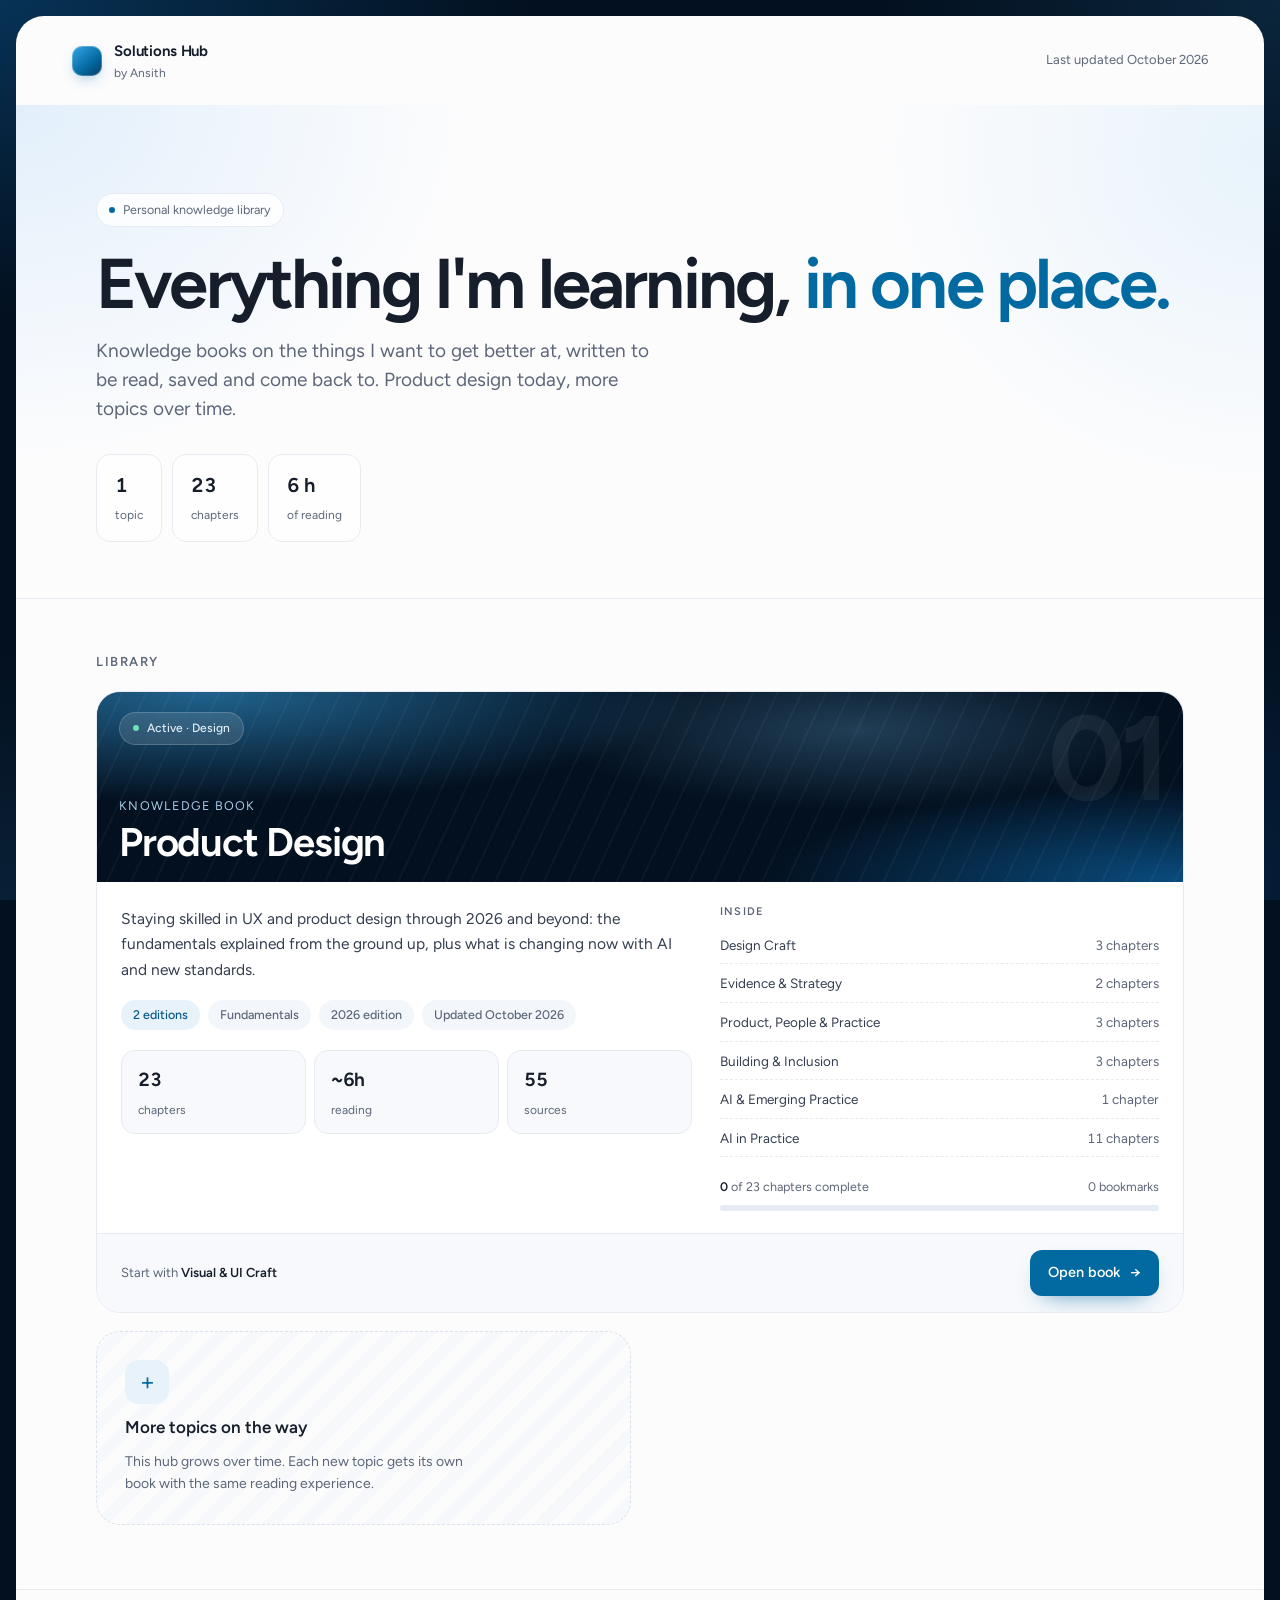
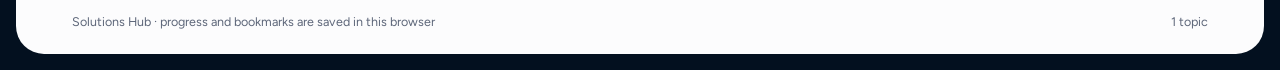
<file: Product Design Workbook/index.html>
<!doctype html>
<html lang="en">
<head>
<meta charset="utf-8">
<meta name="viewport" content="width=device-width, initial-scale=1">
<title>Solutions Hub</title>
<meta name="description" content="A personal library of knowledge books: product design today, more topics over time.">
<link rel="preconnect" href="https://fonts.googleapis.com">
<link rel="preconnect" href="https://fonts.gstatic.com" crossorigin>
<link href="https://fonts.googleapis.com/css2?family=Figtree:ital,wght@0,300..800;1,300..800&display=swap" rel="stylesheet">
<style>
:root{
  --font:"Figtree",system-ui,-apple-system,"Segoe UI",sans-serif;
  --night:#03101f;
  --aur:radial-gradient(60% 50% at 0% 0%,rgba(14,116,190,.34),transparent 70%),
        radial-gradient(45% 40% at 100% 0%,rgba(56,170,240,.14),transparent 70%),
        radial-gradient(55% 50% at 85% 100%,rgba(10,88,170,.26),transparent 70%),
        radial-gradient(40% 40% at 0% 100%,rgba(40,150,220,.12),transparent 70%);
  --paper:#fcfcfd;--wash:#f3f6fa;--wash-2:#f7f9fc;
  --ink:#161d2b;--body:#353e50;--muted:#5d6679;
  --line:#e7eaf0;--line-2:#dbe1ea;
  --accent:#0369a1;--accent-2:#075985;--tint:#e7f2fb;
  --gap:16px;--r:28px;--ease:cubic-bezier(.2,.7,.2,1);
  color-scheme:light;
}
*{box-sizing:border-box}
html{-webkit-text-size-adjust:100%}
body{margin:0;min-height:100vh;padding:var(--gap);font:400 16px/1.6 var(--font);color:var(--body);background-color:var(--night);background-image:var(--aur);background-attachment:fixed;-webkit-font-smoothing:antialiased}
a{color:inherit}
:focus-visible{outline:2px solid var(--accent);outline-offset:3px;border-radius:8px}
h1,h2,h3{margin:0;color:var(--ink);font-weight:650;letter-spacing:-.025em;line-height:1.1;text-wrap:balance}

.shell{min-height:calc(100vh - var(--gap)*2);background:var(--paper);border-radius:var(--r);overflow:clip;display:flex;flex-direction:column}

/* top bar */
.bar{display:flex;align-items:center;justify-content:space-between;gap:16px;padding:22px clamp(20px,5vw,56px)}
.mark{display:flex;align-items:center;gap:12px;text-decoration:none}
.mark-dot{width:30px;height:30px;border-radius:10px;background:linear-gradient(140deg,#38a6e8,#0369a1 60%,#073a63);box-shadow:inset 0 0 0 1px rgba(255,255,255,.25),0 6px 16px -8px rgba(3,105,161,.8)}
.mark b{display:block;font-weight:650;font-size:15px;color:var(--ink);letter-spacing:-.01em}
.mark span{display:block;font-size:12px;color:var(--muted);margin-top:1px}
.bar-meta{font-size:13px;color:var(--muted)}

/* hero */
.hero{position:relative;padding:clamp(40px,7vw,88px) clamp(20px,5vw,56px) clamp(36px,5vw,56px);background:
  radial-gradient(60% 120% at 0% 0%,#e2effb 0%,transparent 60%),
  radial-gradient(50% 110% at 100% 10%,#e8f3fb 0%,transparent 62%);border-bottom:1px solid var(--line)}
.hero-in{max-width:68rem;margin:0 auto}
.kicker{display:inline-flex;align-items:center;gap:8px;padding:6px 12px;border-radius:999px;background:rgba(255,255,255,.8);border:1px solid var(--line);font-size:12.5px;color:var(--muted)}
.kicker i{width:6px;height:6px;border-radius:50%;background:var(--accent)}
.hero h1{margin:22px 0 16px;font-size:clamp(2.6rem,1.6rem + 4vw,4.4rem);letter-spacing:-.04em;line-height:1}
.hero h1 em{font-style:normal;color:var(--accent)}
.hero p{margin:0;max-width:36rem;font-size:clamp(16.5px,1.1vw + 12px,19px);line-height:1.55;color:var(--muted)}
.stats{display:flex;flex-wrap:wrap;gap:10px;margin-top:30px}
.stat{padding:14px 18px;border-radius:14px;background:rgba(255,255,255,.75);border:1px solid var(--line)}
.stat b{display:block;font-size:20px;font-weight:650;color:var(--ink);font-variant-numeric:tabular-nums;letter-spacing:-.02em}
.stat span{font-size:12px;color:var(--muted)}

/* library */
.lib{flex:1;padding:clamp(32px,5vw,56px) clamp(20px,5vw,56px) 64px}
.lib-in{max-width:68rem;margin:0 auto}
.lib-head{display:flex;align-items:end;justify-content:space-between;gap:16px;flex-wrap:wrap;margin-bottom:22px}
.lib-head h2{font-size:13px;font-weight:600;letter-spacing:.12em;text-transform:uppercase;color:var(--muted)}
.tools{display:flex;gap:10px;flex-wrap:wrap}
.chips{display:flex;gap:6px;flex-wrap:wrap}
.chip{padding:7px 13px;border-radius:999px;border:1px solid var(--line);background:#fff;color:var(--muted);font:500 13px var(--font);cursor:pointer;transition:all .2s}
.chip[aria-pressed=true]{background:var(--ink);border-color:var(--ink);color:#fff}
.search{position:relative}
.search input{width:15rem;padding:8px 14px 8px 36px;border:1px solid var(--line);border-radius:999px;background:#fff;font:400 14px var(--font);color:var(--ink)}
.search input:focus{outline:none;border-color:var(--accent);box-shadow:0 0 0 4px rgba(3,105,161,.12)}
.search svg{position:absolute;left:12px;top:50%;transform:translateY(-50%);color:var(--muted)}

.grid{display:grid;grid-template-columns:repeat(auto-fill,minmax(min(100%,22rem),1fr));gap:18px}

/* topic card */
.topic{position:relative;display:flex;flex-direction:column;grid-column:span 2;min-height:100%;border:1px solid var(--line);border-radius:24px;background:#fff;overflow:hidden;text-decoration:none;color:inherit;transition:transform .35s var(--ease),box-shadow .35s var(--ease),border-color .35s}
.topic:hover{transform:translateY(-3px);border-color:var(--line-2);box-shadow:0 28px 60px -36px rgba(3,30,60,.45)}
.cover{position:relative;height:190px;background:var(--night);background-image:
  radial-gradient(70% 90% at 10% 0%,rgba(56,166,232,.55),transparent 65%),
  radial-gradient(60% 80% at 100% 100%,rgba(14,116,190,.6),transparent 65%),
  radial-gradient(40% 60% at 70% 20%,rgba(120,200,250,.25),transparent 70%);overflow:hidden}
.cover::after{content:"";position:absolute;inset:0;background:repeating-linear-gradient(115deg,rgba(255,255,255,.035) 0 2px,transparent 2px 22px)}
.cover-tag{position:absolute;left:22px;top:20px;z-index:1;display:inline-flex;gap:8px;align-items:center;padding:6px 13px;border-radius:999px;background:rgba(255,255,255,.12);border:1px solid rgba(255,255,255,.18);color:#e3eef8;font-size:12px;font-weight:500;-webkit-backdrop-filter:blur(6px);backdrop-filter:blur(6px)}
.cover-tag i{width:6px;height:6px;border-radius:50%;background:#6fe3b0}
.cover-title{position:absolute;left:22px;right:22px;bottom:20px;z-index:1;color:#fff}
.cover-title small{display:block;font-size:12.5px;letter-spacing:.1em;text-transform:uppercase;color:#a9cbe8;margin-bottom:6px}
.cover-title b{display:block;font-size:clamp(28px,2.4vw + 10px,40px);font-weight:650;letter-spacing:-.03em;line-height:1}
.cover-num{position:absolute;right:18px;top:6px;font-size:120px;font-weight:700;line-height:1;color:rgba(255,255,255,.06);letter-spacing:-.05em;z-index:0}

.body{display:grid;grid-template-columns:minmax(0,1.3fr) minmax(0,1fr);gap:28px;padding:24px 24px 22px;flex:1}
.desc{margin:0 0 18px;font-size:15.5px;line-height:1.65;color:var(--body)}
.meta{display:flex;flex-wrap:wrap;gap:6px 8px}
.pill{display:inline-flex;align-items:center;gap:6px;padding:5px 12px;border-radius:999px;background:var(--wash);color:var(--muted);font-size:12.5px;font-weight:500}
.pill.blue{background:var(--tint);color:var(--accent-2)}
.facts{display:grid;grid-template-columns:repeat(3,1fr);gap:8px;margin-top:20px}
.fact{padding:14px 16px 12px;border-radius:14px;background:var(--wash-2);border:1px solid var(--line)}
.fact b{display:block;font-size:19px;font-weight:650;color:var(--ink);font-variant-numeric:tabular-nums;letter-spacing:-.02em}
.fact span{font-size:12px;color:var(--muted)}

.side h3{margin:0 0 10px;font-size:11px;font-weight:600;letter-spacing:.12em;text-transform:uppercase;color:var(--muted)}
.parts{list-style:none;margin:0 0 20px;padding:0;display:grid;gap:2px}
.parts li{display:flex;justify-content:space-between;gap:10px;padding:7px 0;border-bottom:1px dashed var(--line);font-size:13.5px;color:var(--body)}
.parts li span:last-child{color:var(--muted);font-variant-numeric:tabular-nums;white-space:nowrap}
.prog{margin-top:auto}
.prog-row{display:flex;justify-content:space-between;font-size:12.5px;color:var(--muted);margin-bottom:8px}
.prog-row b{color:var(--ink);font-weight:600}
.track{height:6px;border-radius:999px;background:#e5ecf3;overflow:hidden}
.track i{display:block;height:100%;width:0;border-radius:999px;background:linear-gradient(90deg,#38a6e8,var(--accent));transition:width .8s var(--ease)}

.foot{display:flex;align-items:center;justify-content:space-between;gap:12px;flex-wrap:wrap;padding:16px 24px;border-top:1px solid var(--line);background:var(--wash-2)}
.foot-l{font-size:13px;color:var(--muted)}
.foot-l b{color:var(--ink);font-weight:600}
.cta{display:inline-flex;align-items:center;gap:10px;padding:11px 18px;border-radius:12px;background:var(--accent);color:#fff;font-weight:550;font-size:14.5px;box-shadow:0 10px 24px -14px rgba(3,105,161,.9);transition:background .25s,gap .25s}
.topic:hover .cta{background:var(--accent-2);gap:14px}

/* placeholder */
.soon{display:flex;flex-direction:column;justify-content:center;align-items:flex-start;gap:10px;padding:28px;border:1.5px dashed var(--line-2);border-radius:24px;background:repeating-linear-gradient(135deg,transparent 0 12px,rgba(3,105,161,.025) 12px 24px);color:var(--muted)}
.soon .plus{display:grid;place-items:center;width:44px;height:44px;border-radius:14px;background:var(--tint);color:var(--accent);font-size:24px;line-height:1}
.soon b{color:var(--ink);font-size:17px;font-weight:600}
.soon p{margin:0;font-size:14px;line-height:1.6;max-width:22rem}
.soon .ideas{display:flex;flex-wrap:wrap;gap:6px;margin-top:6px}

.empty{padding:48px;text-align:center;color:var(--muted);border:1px dashed var(--line-2);border-radius:24px}

.footer{padding:22px clamp(20px,5vw,56px);border-top:1px solid var(--line);font-size:12.5px;color:var(--muted);display:flex;justify-content:space-between;gap:12px;flex-wrap:wrap}

@media (prefers-reduced-motion:no-preference){
  .hero-in>*,.lib-in>*{animation:rise .7s var(--ease) both}
  .hero-in>*:nth-child(2){animation-delay:.06s}.hero-in>*:nth-child(3){animation-delay:.12s}.hero-in>*:nth-child(4){animation-delay:.18s}
  .lib-in>*{animation-delay:.22s}
}
@keyframes rise{from{opacity:0;transform:translateY(10px)}to{opacity:1;transform:none}}
@media (prefers-reduced-motion:reduce){*{animation:none!important;transition:none!important}}

@media (max-width:900px){
  .topic{grid-column:auto}
  .body{grid-template-columns:1fr;gap:20px}
}
@media (max-width:560px){
  :root{--gap:8px;--r:20px}
  .bar-meta{display:none}
  .facts{grid-template-columns:repeat(3,1fr)}
  .search input{width:100%}
  .tools,.search{width:100%}
  .cover{height:160px}
}
</style>
</head>
<body>
<div class="shell">
  <header class="bar">
    <a class="mark" href="./"><span class="mark-dot" aria-hidden="true"></span><span><b>Solutions Hub</b><span>by Ansith</span></span></a>
    <span class="bar-meta" id="updated"></span>
  </header>

  <section class="hero" aria-labelledby="hero-title">
    <div class="hero-in">
      <span class="kicker"><i></i>Personal knowledge library</span>
      <h1 id="hero-title">Everything I'm learning, <em>in one place.</em></h1>
      <p id="tagline"></p>
      <div class="stats" id="stats"></div>
    </div>
  </section>

  <main class="lib" aria-labelledby="lib-title">
    <div class="lib-in">
      <div class="lib-head">
        <h2 id="lib-title">Library</h2>
        <div class="tools" id="tools"></div>
      </div>
      <div class="grid" id="grid"></div>
    </div>
  </main>

  <footer class="footer">
    <span>Solutions Hub · progress and bookmarks are saved in this browser</span>
    <span id="foot-count"></span>
  </footer>
</div>

<script>
window.HUB = /*HUB_DATA*/{"title": "Solutions Hub", "owner": "Ansith", "tagline": "Knowledge books on the things I want to get better at, written to be read, saved and come back to. Product design today, more topics over time.", "topics": [{"id": "product-design", "title": "Product Design", "kind": "Knowledge Book", "category": "Design", "href": "product-design.html", "description": "Staying skilled in UX and product design through 2026 and beyond: the fundamentals explained from the ground up, plus what is changing now with AI and new standards.", "status": "Active", "updated": "October 2026", "book": "product-design", "storageKey": "pdbook:v1", "bookmarksKey": "pdbook:bookmarks:v1", "stats": {"chapters": 23, "minutes": 358, "sources": 55, "editions": 2, "editionNames": ["Fundamentals", "2026 edition"], "parts": [{"name": "Design Craft", "count": 3}, {"name": "Evidence & Strategy", "count": 2}, {"name": "Product, People & Practice", "count": 3}, {"name": "Building & Inclusion", "count": 3}, {"name": "AI & Emerging Practice", "count": 1}, {"name": "AI in Practice", "count": 11}], "first": "Visual & UI Craft", "titles": {"visual-ui-craft": "Visual & UI Craft", "interaction-experience-design": "Interaction & Experience Design", "design-systems-scalable-design": "Design Systems & Scalable Design", "user-research-validation": "User Research & Validation", "product-discovery-strategic-ux": "Product Discovery & Strategic UX", "product-business-thinking": "Product & Business Thinking", "communication-storytelling": "Communication & Storytelling", "collaboration-leadership": "Collaboration & Leadership", "design-tools-prototyping": "Design Tools & Prototyping", "technical-engineering-literacy": "Technical & Engineering Literacy", "accessibility-inclusive-design": "Accessibility & Inclusive Design", "ai-emerging-design-practice": "AI & Emerging Design Practice", "ai-landscape-toolstack": "The AI Landscape & Your Toolstack", "ai-research-discovery": "AI for Research & Discovery", "ai-visual-media-assets": "AI for Visual, Brand & Media", "ai-prototyping-vibe-coding": "Prompt-to-UI, Prototyping & Vibe Coding", "ai-design-systems-handoff": "Design Systems, MCP & Design-to-Code", "ai-content-ux-writing": "AI for Content & UX Writing", "ai-accessibility-qa-critique": "AI for Accessibility, QA & Critique", "designing-ai-products": "Designing AI Products: Patterns, Agents & Generative UI", "ai-evals-quality-trust": "Evals, Quality & Trust", "ai-law-ip-ethics": "AI Law, IP & Ethics for Designers", "ai-native-designer-career": "The AI-Native Designer: Roles, Systems & Career"}}}]}/*END_HUB_DATA*/;
(function () {
  var H = window.HUB, topics = H.topics || [];
  function esc(s){return String(s==null?"":s).replace(/[&<>"']/g,function(c){return{"&":"&amp;","<":"&lt;",">":"&gt;",'"':"&quot;","'":"&#39;"}[c]})}
  function read(k,d){try{var v=localStorage.getItem(k);return v?JSON.parse(v):d}catch(e){return d}}
  function n2(n){return n<10?"0"+n:""+n}

  document.getElementById("tagline").textContent = H.tagline || "";
  document.getElementById("updated").textContent = topics.length ? "Last updated " + topics[0].updated : "";

  var chapters=0, hours=0;
  topics.forEach(function(t){ if(t.stats){ chapters+=t.stats.chapters; hours+=(t.stats.minutes||0); } });
  var stats=[[topics.length, topics.length===1?"topic":"topics"],[chapters,"chapters"],[Math.round(hours/60*10)/10+" h","of reading"]];
  document.getElementById("stats").innerHTML = stats.map(function(s){return '<div class="stat"><b>'+esc(s[0])+'</b><span>'+esc(s[1])+'</span></div>'}).join("");
  document.getElementById("foot-count").textContent = topics.length + (topics.length===1?" topic":" topics");

  var cats=["All"]; topics.forEach(function(t){ if(t.category && cats.indexOf(t.category)<0) cats.push(t.category); });
  var state={cat:"All",q:""};
  var tools=document.getElementById("tools");
  if (topics.length > 3) {
    tools.innerHTML = '<div class="chips">'+cats.map(function(c){return '<button class="chip" type="button" data-cat="'+esc(c)+'" aria-pressed="'+(c==="All")+'">'+esc(c)+'</button>'}).join("")+'</div>'+
      '<label class="search"><svg width="15" height="15" viewBox="0 0 24 24" fill="none" stroke="currentColor" stroke-width="2" stroke-linecap="round"><circle cx="11" cy="11" r="7"/><path d="m20 20-3.5-3.5"/></svg><input type="search" placeholder="Search topics" aria-label="Search topics"></label>';
    tools.addEventListener("click",function(e){var b=e.target.closest(".chip");if(!b)return;state.cat=b.dataset.cat;tools.querySelectorAll(".chip").forEach(function(x){x.setAttribute("aria-pressed",String(x===b))});render()});
    tools.addEventListener("input",function(e){state.q=e.target.value.toLowerCase();render()});
  }

  function card(t,i){
    var s=t.stats||{}, prog=read(t.storageKey,{}), done=prog&&prog.done?Object.keys(prog.done).filter(function(k){return prog.done[k]}).length:0;
    var bms=read(t.bookmarksKey,[]), bmN=Array.isArray(bms)?bms.length:0;
    var recent=prog&&prog.recent&&prog.recent[0], pct=s.chapters?Math.round(done/s.chapters*100):0;
    var resume=recent&&s.titles&&s.titles[recent.slug];
    var parts=(s.parts||[]).map(function(p){return '<li><span>'+esc(p.name)+'</span><span>'+p.count+(p.count===1?" chapter":" chapters")+'</span></li>'}).join("");
    var href=t.href+(resume?"#/m/"+recent.slug:"");
    return '<a class="topic" href="'+esc(href)+'">'+
      '<div class="cover"><span class="cover-num" aria-hidden="true">'+n2(i+1)+'</span>'+
        '<span class="cover-tag"><i></i>'+esc(t.status||"Active")+' · '+esc(t.category||"")+'</span>'+
        '<div class="cover-title"><small>'+esc(t.kind||"")+'</small><b>'+esc(t.title)+'</b></div></div>'+
      '<div class="body"><div>'+
        '<p class="desc">'+esc(t.description)+'</p>'+
        '<div class="meta">'+(s.editions?'<span class="pill blue">'+s.editions+' editions</span>':'')+
          (s.editionNames||[]).map(function(e){return '<span class="pill">'+esc(e)+'</span>'}).join("")+
          '<span class="pill">Updated '+esc(t.updated)+'</span></div>'+
        '<div class="facts">'+
          '<div class="fact"><b>'+(s.chapters||0)+'</b><span>chapters</span></div>'+
          '<div class="fact"><b>~'+Math.round((s.minutes||0)/60*10)/10+'h</b><span>reading</span></div>'+
          '<div class="fact"><b>'+(s.sources||0)+'</b><span>sources</span></div>'+
        '</div></div>'+
        '<div class="side" style="display:flex;flex-direction:column"><h3>Inside</h3><ul class="parts">'+parts+'</ul>'+
          '<div class="prog"><div class="prog-row"><span><b>'+done+'</b> of '+(s.chapters||0)+' chapters complete</span><span>'+bmN+(bmN===1?" bookmark":" bookmarks")+'</span></div>'+
          '<div class="track"><i style="width:'+pct+'%"></i></div></div></div>'+
      '</div>'+
      '<div class="foot"><span class="foot-l">'+(resume?'Continue with <b>'+esc(resume)+'</b>':'Start with <b>'+esc(s.first||"chapter one")+'</b>')+'</span>'+
        '<span class="cta">'+(resume?"Continue reading":"Open book")+' <span aria-hidden="true">→</span></span></div>'+
    '</a>';
  }
  var soon='<div class="soon"><span class="plus" aria-hidden="true">+</span><b>More topics on the way</b>'+
    '<p>This hub grows over time. Each new topic gets its own book with the same reading experience.</p></div>';

  function render(){
    var list=topics.filter(function(t){
      return (state.cat==="All"||t.category===state.cat) && (!state.q||(t.title+" "+t.description+" "+t.category).toLowerCase().indexOf(state.q)>=0);
    });
    var g=document.getElementById("grid");
    g.innerHTML = list.length ? list.map(card).join("") + (state.cat==="All"&&!state.q?soon:"") : '<div class="empty">No topics match.</div>';
  }
  render();
})();
</script>
</body>
</html>
</file>
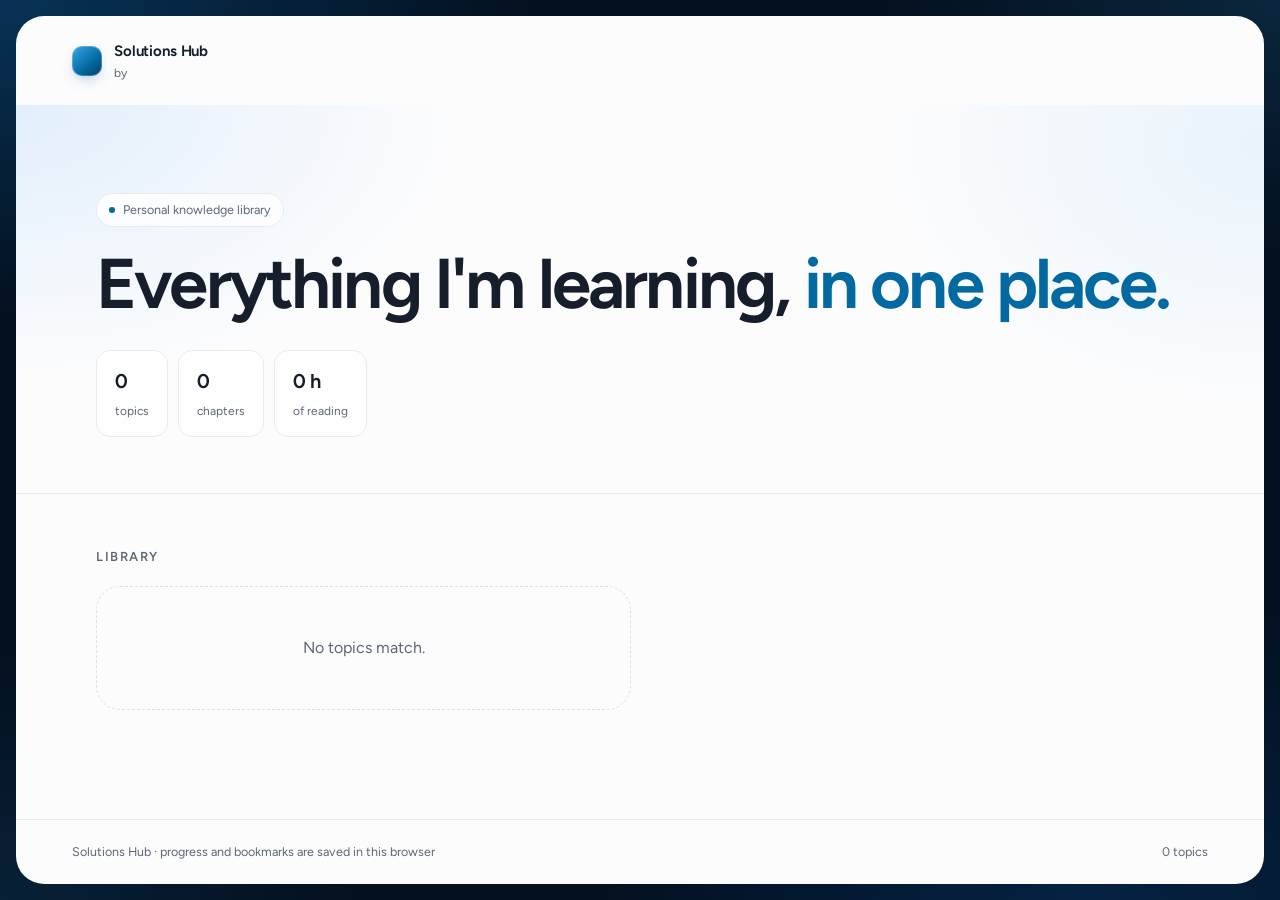
<file: Product Design Workbook/hub.template.html>
<!doctype html>
<html lang="en">
<head>
<meta charset="utf-8">
<meta name="viewport" content="width=device-width, initial-scale=1">
<title>Solutions Hub</title>
<meta name="description" content="A personal library of knowledge books: product design today, more topics over time.">
<link rel="preconnect" href="https://fonts.googleapis.com">
<link rel="preconnect" href="https://fonts.gstatic.com" crossorigin>
<link href="https://fonts.googleapis.com/css2?family=Figtree:ital,wght@0,300..800;1,300..800&display=swap" rel="stylesheet">
<style>
:root{
  --font:"Figtree",system-ui,-apple-system,"Segoe UI",sans-serif;
  --night:#03101f;
  --aur:radial-gradient(60% 50% at 0% 0%,rgba(14,116,190,.34),transparent 70%),
        radial-gradient(45% 40% at 100% 0%,rgba(56,170,240,.14),transparent 70%),
        radial-gradient(55% 50% at 85% 100%,rgba(10,88,170,.26),transparent 70%),
        radial-gradient(40% 40% at 0% 100%,rgba(40,150,220,.12),transparent 70%);
  --paper:#fcfcfd;--wash:#f3f6fa;--wash-2:#f7f9fc;
  --ink:#161d2b;--body:#353e50;--muted:#5d6679;
  --line:#e7eaf0;--line-2:#dbe1ea;
  --accent:#0369a1;--accent-2:#075985;--tint:#e7f2fb;
  --gap:16px;--r:28px;--ease:cubic-bezier(.2,.7,.2,1);
  color-scheme:light;
}
*{box-sizing:border-box}
html{-webkit-text-size-adjust:100%}
body{margin:0;min-height:100vh;padding:var(--gap);font:400 16px/1.6 var(--font);color:var(--body);background-color:var(--night);background-image:var(--aur);background-attachment:fixed;-webkit-font-smoothing:antialiased}
a{color:inherit}
:focus-visible{outline:2px solid var(--accent);outline-offset:3px;border-radius:8px}
h1,h2,h3{margin:0;color:var(--ink);font-weight:650;letter-spacing:-.025em;line-height:1.1;text-wrap:balance}

.shell{min-height:calc(100vh - var(--gap)*2);background:var(--paper);border-radius:var(--r);overflow:clip;display:flex;flex-direction:column}

/* top bar */
.bar{display:flex;align-items:center;justify-content:space-between;gap:16px;padding:22px clamp(20px,5vw,56px)}
.mark{display:flex;align-items:center;gap:12px;text-decoration:none}
.mark-dot{width:30px;height:30px;border-radius:10px;background:linear-gradient(140deg,#38a6e8,#0369a1 60%,#073a63);box-shadow:inset 0 0 0 1px rgba(255,255,255,.25),0 6px 16px -8px rgba(3,105,161,.8)}
.mark b{display:block;font-weight:650;font-size:15px;color:var(--ink);letter-spacing:-.01em}
.mark span{display:block;font-size:12px;color:var(--muted);margin-top:1px}
.bar-meta{font-size:13px;color:var(--muted)}

/* hero */
.hero{position:relative;padding:clamp(40px,7vw,88px) clamp(20px,5vw,56px) clamp(36px,5vw,56px);background:
  radial-gradient(60% 120% at 0% 0%,#e2effb 0%,transparent 60%),
  radial-gradient(50% 110% at 100% 10%,#e8f3fb 0%,transparent 62%);border-bottom:1px solid var(--line)}
.hero-in{max-width:68rem;margin:0 auto}
.kicker{display:inline-flex;align-items:center;gap:8px;padding:6px 12px;border-radius:999px;background:rgba(255,255,255,.8);border:1px solid var(--line);font-size:12.5px;color:var(--muted)}
.kicker i{width:6px;height:6px;border-radius:50%;background:var(--accent)}
.hero h1{margin:22px 0 16px;font-size:clamp(2.6rem,1.6rem + 4vw,4.4rem);letter-spacing:-.04em;line-height:1}
.hero h1 em{font-style:normal;color:var(--accent)}
.hero p{margin:0;max-width:36rem;font-size:clamp(16.5px,1.1vw + 12px,19px);line-height:1.55;color:var(--muted)}
.stats{display:flex;flex-wrap:wrap;gap:10px;margin-top:30px}
.stat{padding:14px 18px;border-radius:14px;background:rgba(255,255,255,.75);border:1px solid var(--line)}
.stat b{display:block;font-size:20px;font-weight:650;color:var(--ink);font-variant-numeric:tabular-nums;letter-spacing:-.02em}
.stat span{font-size:12px;color:var(--muted)}

/* library */
.lib{flex:1;padding:clamp(32px,5vw,56px) clamp(20px,5vw,56px) 64px}
.lib-in{max-width:68rem;margin:0 auto}
.lib-head{display:flex;align-items:end;justify-content:space-between;gap:16px;flex-wrap:wrap;margin-bottom:22px}
.lib-head h2{font-size:13px;font-weight:600;letter-spacing:.12em;text-transform:uppercase;color:var(--muted)}
.tools{display:flex;gap:10px;flex-wrap:wrap}
.chips{display:flex;gap:6px;flex-wrap:wrap}
.chip{padding:7px 13px;border-radius:999px;border:1px solid var(--line);background:#fff;color:var(--muted);font:500 13px var(--font);cursor:pointer;transition:all .2s}
.chip[aria-pressed=true]{background:var(--ink);border-color:var(--ink);color:#fff}
.search{position:relative}
.search input{width:15rem;padding:8px 14px 8px 36px;border:1px solid var(--line);border-radius:999px;background:#fff;font:400 14px var(--font);color:var(--ink)}
.search input:focus{outline:none;border-color:var(--accent);box-shadow:0 0 0 4px rgba(3,105,161,.12)}
.search svg{position:absolute;left:12px;top:50%;transform:translateY(-50%);color:var(--muted)}

.grid{display:grid;grid-template-columns:repeat(auto-fill,minmax(min(100%,22rem),1fr));gap:18px}

/* topic card */
.topic{position:relative;display:flex;flex-direction:column;grid-column:span 2;min-height:100%;border:1px solid var(--line);border-radius:24px;background:#fff;overflow:hidden;text-decoration:none;color:inherit;transition:transform .35s var(--ease),box-shadow .35s var(--ease),border-color .35s}
.topic:hover{transform:translateY(-3px);border-color:var(--line-2);box-shadow:0 28px 60px -36px rgba(3,30,60,.45)}
.cover{position:relative;height:190px;background:var(--night);background-image:
  radial-gradient(70% 90% at 10% 0%,rgba(56,166,232,.55),transparent 65%),
  radial-gradient(60% 80% at 100% 100%,rgba(14,116,190,.6),transparent 65%),
  radial-gradient(40% 60% at 70% 20%,rgba(120,200,250,.25),transparent 70%);overflow:hidden}
.cover::after{content:"";position:absolute;inset:0;background:repeating-linear-gradient(115deg,rgba(255,255,255,.035) 0 2px,transparent 2px 22px)}
.cover-tag{position:absolute;left:22px;top:20px;z-index:1;display:inline-flex;gap:8px;align-items:center;padding:6px 13px;border-radius:999px;background:rgba(255,255,255,.12);border:1px solid rgba(255,255,255,.18);color:#e3eef8;font-size:12px;font-weight:500;-webkit-backdrop-filter:blur(6px);backdrop-filter:blur(6px)}
.cover-tag i{width:6px;height:6px;border-radius:50%;background:#6fe3b0}
.cover-title{position:absolute;left:22px;right:22px;bottom:20px;z-index:1;color:#fff}
.cover-title small{display:block;font-size:12.5px;letter-spacing:.1em;text-transform:uppercase;color:#a9cbe8;margin-bottom:6px}
.cover-title b{display:block;font-size:clamp(28px,2.4vw + 10px,40px);font-weight:650;letter-spacing:-.03em;line-height:1}
.cover-num{position:absolute;right:18px;top:6px;font-size:120px;font-weight:700;line-height:1;color:rgba(255,255,255,.06);letter-spacing:-.05em;z-index:0}

.body{display:grid;grid-template-columns:minmax(0,1.3fr) minmax(0,1fr);gap:28px;padding:24px 24px 22px;flex:1}
.desc{margin:0 0 18px;font-size:15.5px;line-height:1.65;color:var(--body)}
.meta{display:flex;flex-wrap:wrap;gap:6px 8px}
.pill{display:inline-flex;align-items:center;gap:6px;padding:5px 12px;border-radius:999px;background:var(--wash);color:var(--muted);font-size:12.5px;font-weight:500}
.pill.blue{background:var(--tint);color:var(--accent-2)}
.facts{display:grid;grid-template-columns:repeat(3,1fr);gap:8px;margin-top:20px}
.fact{padding:14px 16px 12px;border-radius:14px;background:var(--wash-2);border:1px solid var(--line)}
.fact b{display:block;font-size:19px;font-weight:650;color:var(--ink);font-variant-numeric:tabular-nums;letter-spacing:-.02em}
.fact span{font-size:12px;color:var(--muted)}

.side h3{margin:0 0 10px;font-size:11px;font-weight:600;letter-spacing:.12em;text-transform:uppercase;color:var(--muted)}
.parts{list-style:none;margin:0 0 20px;padding:0;display:grid;gap:2px}
.parts li{display:flex;justify-content:space-between;gap:10px;padding:7px 0;border-bottom:1px dashed var(--line);font-size:13.5px;color:var(--body)}
.parts li span:last-child{color:var(--muted);font-variant-numeric:tabular-nums;white-space:nowrap}
.prog{margin-top:auto}
.prog-row{display:flex;justify-content:space-between;font-size:12.5px;color:var(--muted);margin-bottom:8px}
.prog-row b{color:var(--ink);font-weight:600}
.track{height:6px;border-radius:999px;background:#e5ecf3;overflow:hidden}
.track i{display:block;height:100%;width:0;border-radius:999px;background:linear-gradient(90deg,#38a6e8,var(--accent));transition:width .8s var(--ease)}

.foot{display:flex;align-items:center;justify-content:space-between;gap:12px;flex-wrap:wrap;padding:16px 24px;border-top:1px solid var(--line);background:var(--wash-2)}
.foot-l{font-size:13px;color:var(--muted)}
.foot-l b{color:var(--ink);font-weight:600}
.cta{display:inline-flex;align-items:center;gap:10px;padding:11px 18px;border-radius:12px;background:var(--accent);color:#fff;font-weight:550;font-size:14.5px;box-shadow:0 10px 24px -14px rgba(3,105,161,.9);transition:background .25s,gap .25s}
.topic:hover .cta{background:var(--accent-2);gap:14px}

/* placeholder */
.soon{display:flex;flex-direction:column;justify-content:center;align-items:flex-start;gap:10px;padding:28px;border:1.5px dashed var(--line-2);border-radius:24px;background:repeating-linear-gradient(135deg,transparent 0 12px,rgba(3,105,161,.025) 12px 24px);color:var(--muted)}
.soon .plus{display:grid;place-items:center;width:44px;height:44px;border-radius:14px;background:var(--tint);color:var(--accent);font-size:24px;line-height:1}
.soon b{color:var(--ink);font-size:17px;font-weight:600}
.soon p{margin:0;font-size:14px;line-height:1.6;max-width:22rem}
.soon .ideas{display:flex;flex-wrap:wrap;gap:6px;margin-top:6px}

.empty{padding:48px;text-align:center;color:var(--muted);border:1px dashed var(--line-2);border-radius:24px}

.footer{padding:22px clamp(20px,5vw,56px);border-top:1px solid var(--line);font-size:12.5px;color:var(--muted);display:flex;justify-content:space-between;gap:12px;flex-wrap:wrap}

@media (prefers-reduced-motion:no-preference){
  .hero-in>*,.lib-in>*{animation:rise .7s var(--ease) both}
  .hero-in>*:nth-child(2){animation-delay:.06s}.hero-in>*:nth-child(3){animation-delay:.12s}.hero-in>*:nth-child(4){animation-delay:.18s}
  .lib-in>*{animation-delay:.22s}
}
@keyframes rise{from{opacity:0;transform:translateY(10px)}to{opacity:1;transform:none}}
@media (prefers-reduced-motion:reduce){*{animation:none!important;transition:none!important}}

@media (max-width:900px){
  .topic{grid-column:auto}
  .body{grid-template-columns:1fr;gap:20px}
}
@media (max-width:560px){
  :root{--gap:8px;--r:20px}
  .bar-meta{display:none}
  .facts{grid-template-columns:repeat(3,1fr)}
  .search input{width:100%}
  .tools,.search{width:100%}
  .cover{height:160px}
}
</style>
</head>
<body>
<div class="shell">
  <header class="bar">
    <a class="mark" href="./"><span class="mark-dot" aria-hidden="true"></span><span><b>Solutions Hub</b><span>by <!--OWNER--></span></span></a>
    <span class="bar-meta" id="updated"></span>
  </header>

  <section class="hero" aria-labelledby="hero-title">
    <div class="hero-in">
      <span class="kicker"><i></i>Personal knowledge library</span>
      <h1 id="hero-title">Everything I'm learning, <em>in one place.</em></h1>
      <p id="tagline"></p>
      <div class="stats" id="stats"></div>
    </div>
  </section>

  <main class="lib" aria-labelledby="lib-title">
    <div class="lib-in">
      <div class="lib-head">
        <h2 id="lib-title">Library</h2>
        <div class="tools" id="tools"></div>
      </div>
      <div class="grid" id="grid"></div>
    </div>
  </main>

  <footer class="footer">
    <span>Solutions Hub · progress and bookmarks are saved in this browser</span>
    <span id="foot-count"></span>
  </footer>
</div>

<script>
window.HUB = /*HUB_DATA*/{}/*END_HUB_DATA*/;
(function () {
  var H = window.HUB, topics = H.topics || [];
  function esc(s){return String(s==null?"":s).replace(/[&<>"']/g,function(c){return{"&":"&amp;","<":"&lt;",">":"&gt;",'"':"&quot;","'":"&#39;"}[c]})}
  function read(k,d){try{var v=localStorage.getItem(k);return v?JSON.parse(v):d}catch(e){return d}}
  function n2(n){return n<10?"0"+n:""+n}

  document.getElementById("tagline").textContent = H.tagline || "";
  document.getElementById("updated").textContent = topics.length ? "Last updated " + topics[0].updated : "";

  var chapters=0, hours=0;
  topics.forEach(function(t){ if(t.stats){ chapters+=t.stats.chapters; hours+=(t.stats.minutes||0); } });
  var stats=[[topics.length, topics.length===1?"topic":"topics"],[chapters,"chapters"],[Math.round(hours/60*10)/10+" h","of reading"]];
  document.getElementById("stats").innerHTML = stats.map(function(s){return '<div class="stat"><b>'+esc(s[0])+'</b><span>'+esc(s[1])+'</span></div>'}).join("");
  document.getElementById("foot-count").textContent = topics.length + (topics.length===1?" topic":" topics");

  var cats=["All"]; topics.forEach(function(t){ if(t.category && cats.indexOf(t.category)<0) cats.push(t.category); });
  var state={cat:"All",q:""};
  var tools=document.getElementById("tools");
  if (topics.length > 3) {
    tools.innerHTML = '<div class="chips">'+cats.map(function(c){return '<button class="chip" type="button" data-cat="'+esc(c)+'" aria-pressed="'+(c==="All")+'">'+esc(c)+'</button>'}).join("")+'</div>'+
      '<label class="search"><svg width="15" height="15" viewBox="0 0 24 24" fill="none" stroke="currentColor" stroke-width="2" stroke-linecap="round"><circle cx="11" cy="11" r="7"/><path d="m20 20-3.5-3.5"/></svg><input type="search" placeholder="Search topics" aria-label="Search topics"></label>';
    tools.addEventListener("click",function(e){var b=e.target.closest(".chip");if(!b)return;state.cat=b.dataset.cat;tools.querySelectorAll(".chip").forEach(function(x){x.setAttribute("aria-pressed",String(x===b))});render()});
    tools.addEventListener("input",function(e){state.q=e.target.value.toLowerCase();render()});
  }

  function card(t,i){
    var s=t.stats||{}, prog=read(t.storageKey,{}), done=prog&&prog.done?Object.keys(prog.done).filter(function(k){return prog.done[k]}).length:0;
    var bms=read(t.bookmarksKey,[]), bmN=Array.isArray(bms)?bms.length:0;
    var recent=prog&&prog.recent&&prog.recent[0], pct=s.chapters?Math.round(done/s.chapters*100):0;
    var resume=recent&&s.titles&&s.titles[recent.slug];
    var parts=(s.parts||[]).map(function(p){return '<li><span>'+esc(p.name)+'</span><span>'+p.count+(p.count===1?" chapter":" chapters")+'</span></li>'}).join("");
    var href=t.href+(resume?"#/m/"+recent.slug:"");
    return '<a class="topic" href="'+esc(href)+'">'+
      '<div class="cover"><span class="cover-num" aria-hidden="true">'+n2(i+1)+'</span>'+
        '<span class="cover-tag"><i></i>'+esc(t.status||"Active")+' · '+esc(t.category||"")+'</span>'+
        '<div class="cover-title"><small>'+esc(t.kind||"")+'</small><b>'+esc(t.title)+'</b></div></div>'+
      '<div class="body"><div>'+
        '<p class="desc">'+esc(t.description)+'</p>'+
        '<div class="meta">'+(s.editions?'<span class="pill blue">'+s.editions+' editions</span>':'')+
          (s.editionNames||[]).map(function(e){return '<span class="pill">'+esc(e)+'</span>'}).join("")+
          '<span class="pill">Updated '+esc(t.updated)+'</span></div>'+
        '<div class="facts">'+
          '<div class="fact"><b>'+(s.chapters||0)+'</b><span>chapters</span></div>'+
          '<div class="fact"><b>~'+Math.round((s.minutes||0)/60*10)/10+'h</b><span>reading</span></div>'+
          '<div class="fact"><b>'+(s.sources||0)+'</b><span>sources</span></div>'+
        '</div></div>'+
        '<div class="side" style="display:flex;flex-direction:column"><h3>Inside</h3><ul class="parts">'+parts+'</ul>'+
          '<div class="prog"><div class="prog-row"><span><b>'+done+'</b> of '+(s.chapters||0)+' chapters complete</span><span>'+bmN+(bmN===1?" bookmark":" bookmarks")+'</span></div>'+
          '<div class="track"><i style="width:'+pct+'%"></i></div></div></div>'+
      '</div>'+
      '<div class="foot"><span class="foot-l">'+(resume?'Continue with <b>'+esc(resume)+'</b>':'Start with <b>'+esc(s.first||"chapter one")+'</b>')+'</span>'+
        '<span class="cta">'+(resume?"Continue reading":"Open book")+' <span aria-hidden="true">→</span></span></div>'+
    '</a>';
  }
  var soon='<div class="soon"><span class="plus" aria-hidden="true">+</span><b>More topics on the way</b>'+
    '<p>This hub grows over time. Each new topic gets its own book with the same reading experience.</p></div>';

  function render(){
    var list=topics.filter(function(t){
      return (state.cat==="All"||t.category===state.cat) && (!state.q||(t.title+" "+t.description+" "+t.category).toLowerCase().indexOf(state.q)>=0);
    });
    var g=document.getElementById("grid");
    g.innerHTML = list.length ? list.map(card).join("") + (state.cat==="All"&&!state.q?soon:"") : '<div class="empty">No topics match.</div>';
  }
  render();
})();
</script>
</body>
</html>
</file>
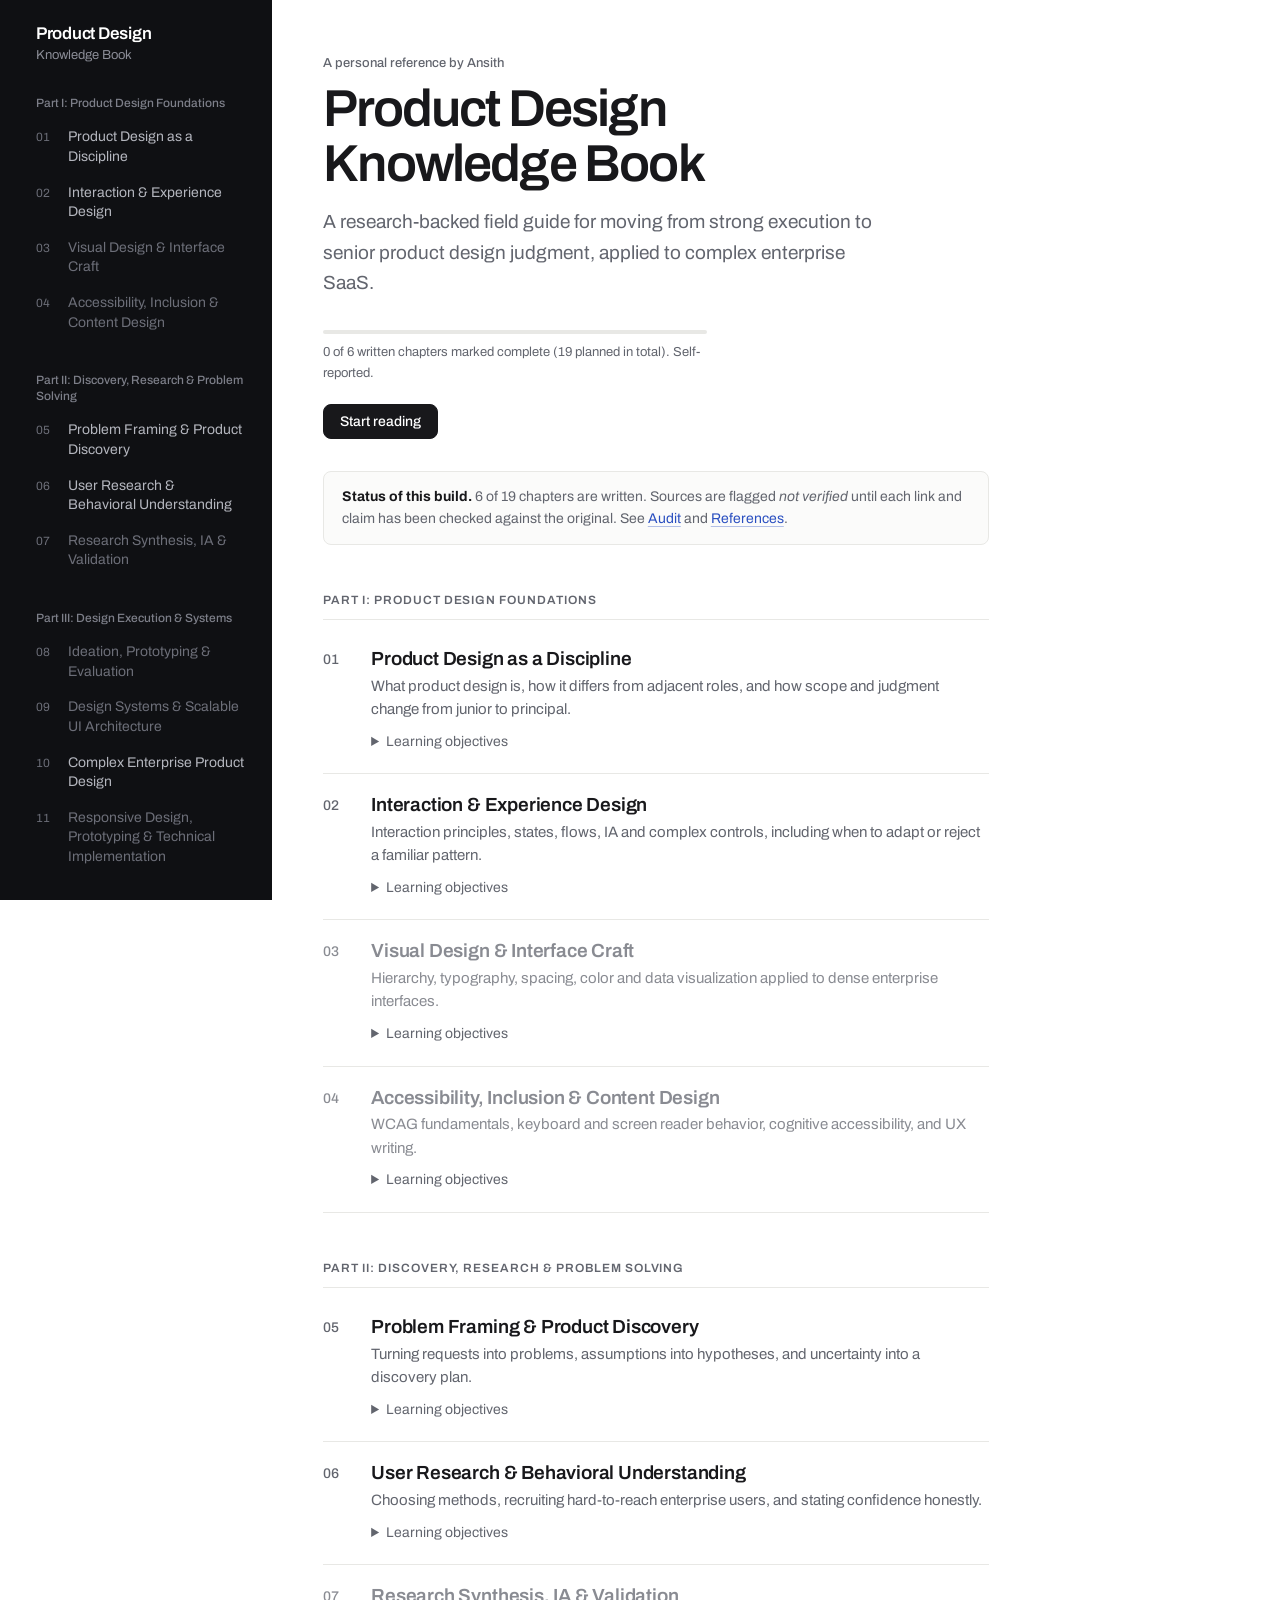
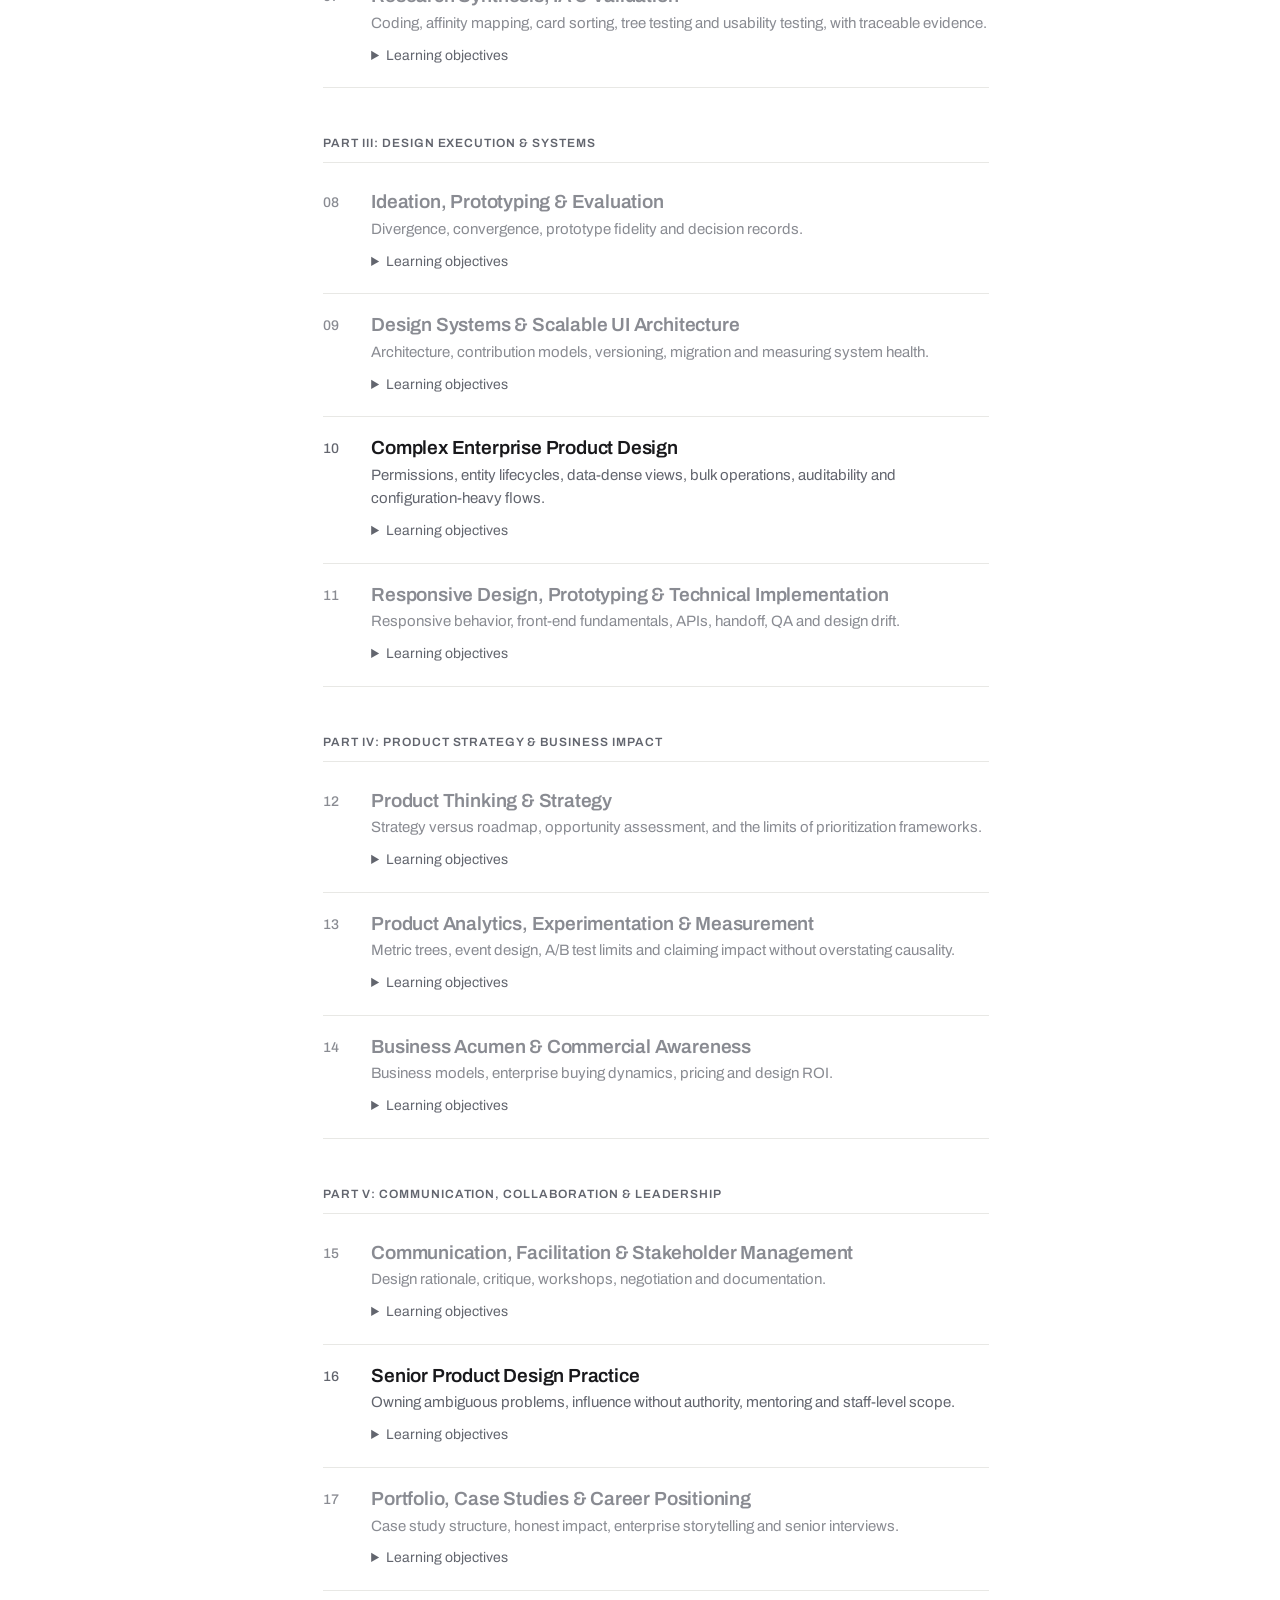
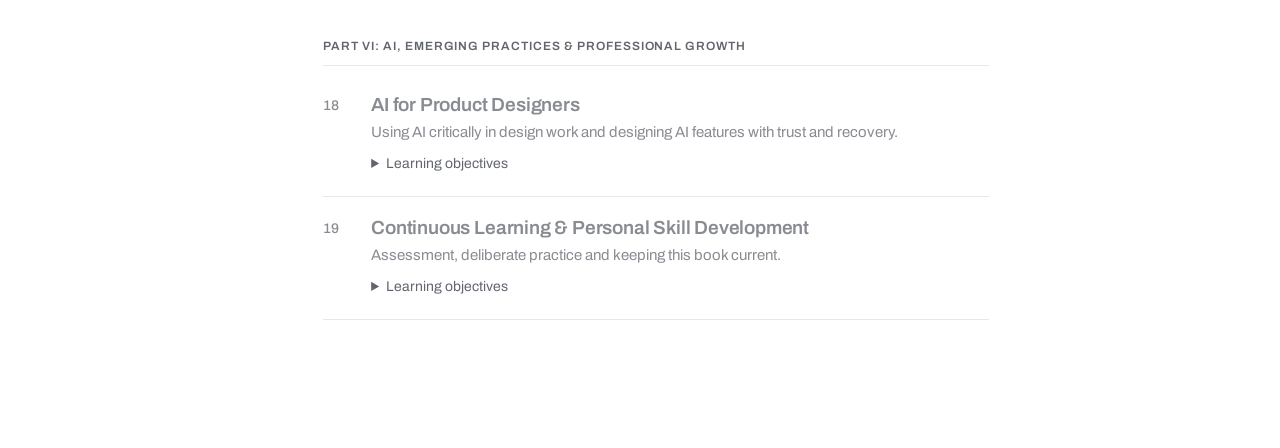
<file: Product Design Workbook/_archive/product-design.original.html>
<!doctype html>
<html lang="en">
<head>
<meta charset="utf-8">
<meta name="viewport" content="width=device-width, initial-scale=1">
<title>Product Design Knowledge Book</title>
<meta name="description" content="A personal, research-backed reference for growing from strong execution to senior product design judgment.">
<link rel="preconnect" href="https://fonts.googleapis.com">
<link rel="preconnect" href="https://fonts.gstatic.com" crossorigin>
<link href="https://fonts.googleapis.com/css2?family=Archivo:wght@400;500;600&display=swap" rel="stylesheet">
  <script type="module">(function(){const e=document.createElement("link").relList;if(e&&e.supports&&e.supports("modulepreload"))return;for(const i of document.querySelectorAll('link[rel="modulepreload"]'))s(i);new MutationObserver(i=>{for(const o of i)if(o.type==="childList")for(const r of o.addedNodes)r.tagName==="LINK"&&r.rel==="modulepreload"&&s(r)}).observe(document,{childList:!0,subtree:!0});function t(i){const o={};return i.integrity&&(o.integrity=i.integrity),i.referrerPolicy&&(o.referrerPolicy=i.referrerPolicy),i.crossOrigin==="use-credentials"?o.credentials="include":i.crossOrigin==="anonymous"?o.credentials="omit":o.credentials="same-origin",o}function s(i){if(i.ep)return;i.ep=!0;const o=t(i);fetch(i.href,o)}})();const sa=`Most designers learn product design by doing it, which means most of us have a working definition that was shaped by one or two employers. That is enough to deliver good work. It is not enough to explain your work to a skeptical leader, to decide what to say no to, or to know what the next level of scope actually requires.

This chapter builds a precise vocabulary for what product design is, what it is not, and how the job changes as you grow. It is deliberately the shortest route to a shared foundation, because later chapters (problem framing, research, strategy, influence) all lean on the distinctions made here. Where the chapter relies on a published framework it says so. Where it offers its own synthesis, it says that too. The worked examples are hypothetical and labeled as such; none of the numbers in them are real results.

## What product design is

A workable definition: **product design is the discipline of deciding what a product should do and how it should behave so that people achieve something that matters to them, in a way the business can sustain and the team can build.**

Notice what the definition leaves out. It does not mention screens, Figma, or interfaces. Those are the usual *means*. It also contains four distinct constraints inside one sentence: people (value and usability), the business (viability), and the team (feasibility). Every product decision is a negotiation among those constraints, and the designer's distinctive contribution is to keep the first one, the human reality of use, from being quietly traded away.

:::definition Product design
The practice of defining and shaping a product's behavior, structure and interface so that it solves a real problem for its users within business and technical constraints. In this book, the word *design* always includes deciding **what** to build, not only **how it looks**.
:::

### How it relates to neighboring disciplines

The boundaries between roles are porous and differ by company. The table describes the center of gravity of each discipline, not a rigid division.

| Discipline | Center of gravity | Typical question | Where it overlaps with product design |
|---|---|---|---|
| UI design | Visual and interaction detail of an interface | How should this screen look and respond? | Execution craft; the most visible part of product design |
| UX design | The overall quality of a person's experience | Is this easy, clear and satisfying? | Often used interchangeably; UX is broader than screens |
| Product design | The behavior and shape of a product, tied to outcomes | Should we build this, and what should it do? | The subject of this book |
| Product management | The business case, priorities and delivery of the product | What is worth building, and in what order? | Shared ownership of problem definition and priorities |
| Service design | The end-to-end service across channels, people and back-office | What happens behind and around the interface? | Journeys that cross touchpoints; operations design |
| Research | Evidence about users and context | What is true about our users? | Evidence feeds every design decision |

In enterprise products the overlap with service design is large. A purchase order workflow in a pharmaceutical supply chain is not just a set of screens. It spans a buyer, a supplier, a warehouse, a regulatory obligation, and often an integration with another company's system. The interface is one layer of a service. A designer who only sees the screens will miss most of the failure modes.

:::warning A common misconception
"Product design is UI design with a more senior title." It is not. A senior product designer may spend an entire week without opening a design file, because the highest-value work that week is clarifying a problem, resolving a disagreement, or killing a feature that will not work. Craft remains essential, but it is the part of the job that is easiest to see and is therefore overweighted when people describe the role.
:::

## Value, usability, feasibility, viability

A useful lens for any proposed feature is the set of four risks described by Marty Cagan: whether customers will want it (value), whether they can use it (usability), whether engineering can build it (feasibility), and whether it works for the business (viability) [[ref:svpg-risks]]. This is a practitioner framework, not a research result, and Cagan's broader "product model" is one influential view among several [[ref:cagan-inspired]]. It earns its place here because it is simple enough to use in a meeting.

:::framework The four risks
**What it is.** A checklist of the four ways a product idea can fail.

**Problem it addresses.** Teams over-index on whichever risk their discipline sees. Designers focus on usability, engineers on feasibility, executives on viability. Value risk, whether anyone needs this at all, is the one most often left untested.

**When to use it.** At the start of discovery, when reviewing a roadmap item, and when a stakeholder asks for a feature "because customers want it."

**When not to use it.** As a scoring system. It tells you where uncertainty sits; it does not rank ideas.

**How to apply it.**
1. Write the idea in one sentence.
2. For each of the four risks, write what you would have to believe for the idea to work.
3. Mark each belief as *known* (you have evidence), *assumed*, or *unknown*.
4. Pick the riskiest belief and decide the cheapest way to test it.

**Limitations.** The four categories are not independent. A feature that is too complex to use creates a value problem. A compliance requirement can make an unvalued feature mandatory, which turns a value risk into a viability one.
:::

### Applying it: a hypothetical request

:::case Hypothetical: "Add an approval step to purchase orders"
This scenario is invented for teaching. It reflects a pattern common in B2B software, not any specific company.

**The request.** A sales lead tells the team that two large customers want purchase orders (POs) above a threshold to require manager approval before they are sent to a supplier.

**Value.** Known: two named customers asked. Assumed: that their reason is cost control rather than an internal audit finding. Unknown: how many of our users work in organizations that need this, and what they do today. Worth finding out, because an approval step for a customer who already approves by email is very different from one who has no control at all.

**Usability.** Assumed: approvers will respond to a notification within a working day. Unknown: whether approvers even have accounts in the product. If they do not, the design problem is account provisioning, not an approval screen.

**Feasibility.** Unknown: whether the PO data model supports a pending state between "draft" and "sent," and whether downstream integrations assume a PO is final once created.

**Viability.** Assumed: this is sold as part of an existing tier. Unknown: whether it is a differentiator that supports pricing, or a gap that blocks renewal for two accounts.

**What a senior designer does next.** Not a mock-up. They list the unknowns, identify that the feasibility and approver-account questions could change the whole shape of the solution, and propose two cheap steps: a conversation with each requesting customer about their current process, and a technical spike on PO states. Design starts once those answers narrow the problem.
:::

This example shows the most important habit in the chapter: converting a request into a list of beliefs, then testing the most dangerous belief first.

## Problem space and solution space

The **problem space** contains users, their goals, their context, their constraints and the pain they feel. The **solution space** contains the ways a product could address that pain. Moving to solutions before the problem is understood is the most common cause of expensive rework.

The distinction matters in practice because stakeholders almost always arrive with solutions: "add an approval step," "we need a dashboard," "make it like that competitor." A solution request is *evidence about a problem*, not a specification. Your first job is to recover the problem behind it.

A simple recovery technique is to ask, in order:

1. What is the person trying to get done? (the goal)
2. What happens today? (the current workaround)
3. What goes wrong, and how often, and at what cost? (the pain)
4. Why does it matter now? (the trigger)
5. How would we know it improved? (the signal)

If a stakeholder cannot answer questions 2 and 3, the request is still a hypothesis. That is acceptable, and it tells you where to invest effort.

:::warning Problem framing is not a delaying tactic
Pushing back on a solution can look like obstruction. Done well it is not. Bring a proposal for how to learn quickly, a time box, and a statement of what decision the answer will inform. "I want to test one assumption this week so we do not commit three sprints to the wrong shape" is a collaboration, not a blockade. Chapter 05 covers this in depth.
:::

## Outputs, outcomes, impact and evidence

These four words are routinely blurred, and the blur is costly in performance reviews, portfolios and strategy conversations.

| Term | What it is | Example | Who controls it |
|---|---|---|---|
| Output | A thing the team produces | A redesigned PO form, a component, a spec | Mostly the team |
| Outcome | A change in user or system behavior | Fewer POs returned for correction; faster time to submit | Team plus users and context |
| Impact | The business or customer result the outcome contributes to | Reduced supplier disputes; lower support cost; retention | Many factors beyond the team |
| Evidence | The information that connects the others | Task completion data, interview findings, support ticket trends | You collect and interpret it |

Outputs are necessary but they are not proof of value. You can ship a beautiful redesign that changes nothing. The reverse is also true: sometimes the highest-impact contribution is a decision *not* to build something, which produces no output at all.

### The attribution problem

Design rarely causes an impact on its own. A reduction in support tickets might follow a redesign, a training campaign, a pricing change, a seasonal pattern, or all of these. Claiming sole credit is both inaccurate and politically risky. A stronger practice is to claim **contribution** and to be explicit about how you know:

- State the outcome you were targeting before the work shipped.
- Record a baseline.
- After release, report what changed, over what period, and what else changed at the same time.
- Say what you believe the design contributed and how confident you are.

A sentence like "Time to complete a PO fell from a baseline to a lower figure in the four weeks after release, during which we also ran a training session; usability tests suggest the new layout removed the main source of errors" is both honest and persuasive. Chapter 13 treats measurement and causality in detail. For now, the principle is that **evidence beats assertion, and stated limits increase credibility rather than reduce it.**

:::exercise Classify your own work
Take your three most recent projects. For each, write on one line: the output, the outcome you intended, the evidence you have that the outcome occurred, and the evidence you lack. If the outcome line is blank, note it. That blank is the most useful result of this exercise, because it shows where your case study or performance narrative is weakest.

*Evaluation criteria:* Each outcome should be a change in behavior or result, not a deliverable. Each "evidence you lack" entry should name a source you could realistically obtain.
:::

## Design quality versus product success

A product can be well designed and fail commercially. It can also succeed commercially while being poorly designed, because of distribution, price, lock-in, or lack of alternatives. This is especially visible in enterprise software, where buyers and users are often different people. The person who selects the product may never use it daily.

This has three implications for a designer.

1. **Design quality is necessary, not sufficient.** Do not treat a commercial result as a verdict on your craft, or your craft as the reason for a commercial result.
2. **Adoption is a design concern in enterprise contexts.** Training burden, configuration effort, and migration from existing tools often matter more than interface polish, because they determine whether a purchased product is actually used.
3. **Buyers and users have different needs.** A feature that helps a buyer justify a purchase (reporting, audit trails, controls) may add work for a user. A good design handles both by making the control invisible when it is not needed.

> A product that is delightful for no one who pays, or sold to no one who uses it, has a design problem that no amount of visual polish will fix.

## The product lifecycle and the designer's role in it

Products pass through broad phases. The names vary, but the pattern is common.

\`\`\`diagram
  Explore            Define            Build            Release           Operate & Improve
  (what problems     (what to make,    (make it,        (get it into      (measure, learn,
   exist?)            for whom, why)    test it)         use)              adjust)
      |                  |                |                |                  |
  research,          problem framing,  prototyping,      adoption,         analytics,
  opportunity        scoping,          QA, handoff,      training,         support signals,
  discovery          concept tests     iteration         rollout           redesign decisions
      ^__________________________________________________________________________|
                     learning from use feeds new exploration
\`\`\`

Two things are worth noticing.

**Discovery and delivery overlap.** In practice you are almost always doing both at once: shipping something defined last quarter while exploring what to define next. Treating discovery as a phase that ends before delivery begins is a recurring mistake. GOV.UK's service manual, for example, structures work as discovery, alpha, beta and live phases, each with different goals and different kinds of evidence, which is a useful model of how the questions change over time [[ref:govuk-manual]].

**The designer's contribution changes by phase.**

| Phase | Dominant design activity | Typical evidence | Typical risk |
|---|---|---|---|
| Explore | Understanding context, finding problems | Interviews, observation, data review | Confusing what people say with what they do |
| Define | Framing and scoping | Problem statements, assumption lists | Jumping to a solution |
| Build | Designing, prototyping, supporting delivery | Usability tests, design QA | Drift between design and implementation |
| Release | Rollout, change management | Adoption and support data | Assuming launch equals success |
| Operate and improve | Measuring and refining | Analytics, tickets, feedback | Optimizing small things while the structure is wrong |

In an established enterprise product with a large installed base, most of your work happens in Build and Operate. The danger is that the Explore and Define phases are skipped because the product "already exists." Modernizing an existing product without breaking established workflows is a framing problem at least as much as a visual one: which parts of the current behavior are essential, which are accidents of history, and which do users depend on without being aware of it?

## Mental models and mechanisms worth knowing

### Mental model: the designer as decision-maker, not decorator

The most useful shift from execution to senior practice is to treat your output as a set of **decisions**, each with alternatives, reasoning, and consequences. A screen is the visible residue of dozens of decisions: what to show, what to hide, what order, which defaults, what happens on error. If you can articulate those decisions, you can defend them, teach them, and change them when evidence changes. If you can only show the screen, you cannot.

### Mental model: reversibility

Not all decisions need the same rigor. Some are easy to reverse (a label, a spacing rule). Some are hard (a data model, a navigation structure, a permission model). Spend your evidence-gathering effort on the hard-to-reverse ones. Many designers spend disproportionate time on visual details while accepting structural decisions casually, which is backwards.

### Mental model: constraints as information

Technical and business constraints are often treated as obstacles. They are also information. A constraint tells you what the system can sustain, what the organization has previously failed at, or what a customer has contractually agreed to. The senior move is neither to accept every constraint nor to challenge every one, but to ask *why it exists* and *what it would cost to change*. Chapter 11 returns to this.

## What changes as designers grow

Titles vary enormously across companies, and the same title can mean very different things. The progression below describes **learning levels based on scope and judgment**. It is this book's own synthesis, informed by common patterns in career ladders, and is not an industry standard. Chapter 16 develops it, and the [competency framework](#/framework) lets you assess yourself with evidence.

| Dimension | Foundation | Independent | Senior | Strategic leader |
|---|---|---|---|---|
| Scope | A task or screen with guidance | A feature or flow | An ambiguous problem area | Multiple teams or a product area |
| Problem definition | Receives it | Clarifies it | Challenges and reshapes it | Sets which problems the organization works on |
| Decisions | Executes decisions made by others | Makes decisions in familiar territory | Makes defensible trade-offs under uncertainty | Establishes principles and practices others use |
| Evidence | Uses what is provided | Gathers evidence for own work | Chooses the right method, states confidence | Builds the habits and infrastructure of evidence |
| Influence | Within the team | Across the project | Across functions, without authority | Across the organization |
| Output | Screens and flows | Complete features | Outcomes tied to goals | Direction, systems and capability in others |

Two clarifications prevent common misreadings.

First, **seniority is not volume of work or polish of files.** A senior designer often produces fewer artifacts, because they spend more time on framing, alignment and decisions. Second, **levels are not a staircase to climb in a fixed order.** Many designers are Senior in craft and Foundation in business reasoning, or the reverse. The self-assessment later in the book exists to make that unevenness visible.

For a perspective on what widening scope looks like in a neighboring discipline, Tanya Reilly's work on staff-level engineering describes how responsibility shifts from solving problems to shaping the conditions in which many people solve problems [[ref:reilly-staff]]. It is written for engineers, and its examples will not map one-to-one, but the account of scope, influence and technical judgment transfers well to design.

## Worked example: reading the same project at three levels

:::case Hypothetical: a delivery-confirmation form
This scenario is invented. It shows how the same task looks different at different scopes of thinking.

**The brief.** Warehouse staff must confirm receipt of a shipment against a purchase order. The existing form is long, has inconsistent validation, and users often submit the wrong quantity.

**Execution-focused response.** Redesign the form: group fields, add inline validation, align with the design system, improve the visual hierarchy. This is good work and probably improves the screen.

**Senior-level response.** Before designing, ask what the quantity errors cost and where they originate. Possible findings (all hypothetical): staff receive partial shipments and the form has no concept of a partial delivery; the unit of measure on the PO differs from the unit on the delivery note; the form is completed at a desk long after goods are counted. Each finding leads to a different solution: partial-receipt support, unit conversion, or a mobile capture at the dock. A better form would address none of them.

**What the senior designer communicates.** "I recommend we pause the form redesign for one sprint to confirm why quantities are wrong. If the cause is partial deliveries, a cleaner form will not fix it, and we would spend the effort twice. I propose watching three receipts on site and reviewing last quarter's correction tickets."

**What changes in the plan.** The deliverable shifts from "redesigned form" to "decision on the receipt model, then form." The risk of the extra week is stated openly, and the decision it informs is named.

**Trade-offs.** Waiting costs time and may frustrate a stakeholder who wanted visible progress. Proceeding anyway risks a polished but ineffective release. A reasonable compromise is to improve low-risk elements, such as validation messages, in parallel with the investigation.
:::

## Common mistakes and misconceptions

:::warning Mistakes to recognize in your own work
**1. Treating the brief as the problem.** *Why it happens:* the brief arrives with authority and a deadline. *Recognize it by:* a design review where no one can state what user behavior should change. *Consequence:* polished output that does not move anything. *Correction:* restate the problem in one sentence with evidence before opening a design tool.

**2. Equating research with validation.** *Why it happens:* research can be used to confirm a decision already made. *Recognize it by:* study questions that can only produce "yes." *Consequence:* false confidence. *Correction:* write down what result would change your mind before the study.

**3. Over-claiming impact.** *Why it happens:* pressure to demonstrate value. *Recognize it by:* a metric attributed solely to design. *Consequence:* lost credibility when a stakeholder notices the other contributing factors. *Correction:* claim contribution, state confounders.

**4. Optimizing the interface when the structure is wrong.** *Why it happens:* interface changes are visible and low risk. *Recognize it by:* repeated redesigns of the same screen with little improvement. *Consequence:* sustained effort with no gain. *Correction:* test whether the underlying model (states, roles, data relationships) matches how people think about the task.

**5. Confusing consistency with correctness.** *Why it happens:* design systems reward uniformity. *Recognize it by:* forcing a standard pattern onto a workflow that differs materially. *Consequence:* a tidy but awkward experience. *Correction:* ask what the standard pattern assumes and whether those assumptions hold here (see chapter 02).

**6. Waiting for permission to think strategically.** *Why it happens:* strategy feels like someone else's job. *Recognize it by:* never asking why a roadmap item exists. *Consequence:* a ceiling on scope. *Correction:* start with small questions, such as "what is this meant to change?", and bring evidence rather than opinion.
:::

## Trade-offs and decision criteria

There is no universal rule for how much problem framing is enough. A rough guide to calibrate:

| Situation | Lean toward | Because |
|---|---|---|
| Decision is easily reversed, low cost | Build and learn | Learning from use is cheaper than predicting |
| Decision affects data model or permissions | Frame carefully, involve engineering early | Mistakes are expensive to unwind |
| Strong existing evidence | Proceed, check for contradictions | Re-researching known facts wastes time |
| Stakeholder is firm and the evidence is thin | Run the smallest possible test, time-boxed | Preserves the relationship and still reduces risk |
| Regulatory or contractual requirement | Treat as a constraint, design the best experience within it | Value risk is replaced by compliance risk |

The last row matters for regulated industries. If a feature is legally required, questioning its value is not useful. The design question becomes how to meet the requirement with the least burden on users, and how to make the evidence trail trustworthy.

## Senior-level application

An experienced designer approaches the same request with different instincts:

- They **ask what decision the work will inform**, not only what to deliver.
- They **separate what is known from what is assumed**, and say so in the room.
- They **look for the structural cause** rather than the nearest symptom.
- They **choose where to spend rigor**, concentrating on hard-to-reverse decisions.
- They **write decisions down**, so reasoning outlives memory and personnel.
- They **share credit and claim contribution accurately**, which makes their claims more believable.
- They **treat disagreement as information**, asking what the other person sees that they do not.

None of this requires a title. All of it can be practiced on your current work.

## Checklists and heuristics

:::checklist Before starting a design task
- [ ] I can state the problem in one sentence, from the user's perspective.
- [ ] I know who the users are and who else is affected (approvers, administrators, auditors).
- [ ] I know what happens today, including workarounds.
- [ ] I have listed my top three assumptions and ranked them by risk.
- [ ] I know what outcome the team is targeting and how it will be observed.
- [ ] I know the main constraints (technical, regulatory, contractual) and why they exist.
- [ ] I know which decisions here are hard to reverse.
- [ ] I know who must agree for this to ship.
:::

:::checklist Before presenting a design
- [ ] I can say what changed and why, in terms of the user's goal.
- [ ] I have shown alternatives I rejected, with reasons.
- [ ] I have separated evidence from opinion in my rationale.
- [ ] I have stated risks and open questions.
- [ ] I have a clear ask: approve, choose, or give input on a specific question.
:::

## Practice exercises

:::exercise Rewrite a request
Pick a feature request you have received. Write: the original request; the underlying goal; what happens today; evidence you have; the two assumptions with highest risk; the cheapest test for the top assumption. Then write the three-sentence message you would send the requester.

*Evaluation criteria:* The goal is user-centered rather than a rephrased solution. The test is cheap enough to run within a week and could actually change the plan. The message is collaborative and does not read as a refusal.
:::

:::exercise Run the four risks on a shipped feature
Choose a feature your team released at least six months ago. Fill in the four-risk analysis as it would have looked before the work began. Compare to what you now know. Which risk was underestimated?

*Evaluation criteria:* You name specific beliefs, not categories. You identify at least one belief that turned out wrong or was never tested.
:::

:::exercise Level evidence audit
Using the table in the "What changes as designers grow" section, write one piece of real evidence for each of the six dimensions, from the last year of your work. Mark the dimensions where you have none.

*Evaluation criteria:* Evidence is a concrete event (a decision you shaped, a meeting you changed) not a trait. Blank rows are a finding, not a failure.
:::

## Reflection questions

- Which of your recent decisions were hard to reverse? Did they get proportionate rigor?
- When did you last change a roadmap item because of evidence you brought? What made it possible?
- If a leader asked "what did design contribute to last quarter's result?", what could you say that is true and specific?
- Where do your buyers and your daily users disagree, and who speaks for each?
- Which part of your current role would you struggle to describe to someone outside the company without mentioning screens?

## Chapter summary

- Product design decides *what* a product should do and how it behaves; screens are the visible part.
- Every proposal sits inside four risks: value, usability, feasibility, viability. Test the riskiest belief first.
- Solutions requested by stakeholders are evidence about problems. Recover the problem before designing.
- Outputs, outcomes, impact and evidence are different things. Claim contribution, not sole credit, and state limits.
- Design quality is necessary but does not guarantee product success, especially where buyers and users differ.
- Discovery and delivery overlap. Established products still need framing, especially when modernizing.
- Spend rigor where decisions are hard to reverse.
- Seniority is scope and judgment, not file polish or terminology. Your profile will be uneven, and that is useful to know.

## Knowledge check

:::check Recall: outputs and outcomes
Which of the following is an **outcome** rather than an output? (a) A redesigned approval screen. (b) A new component in the library. (c) A reduction in POs returned for correction. (d) A usability test report.
---
**(c).** An outcome is a change in behavior or results. The others are deliverables. Note that (c) may also be influenced by factors beyond design, which is why you claim contribution and state confounders.
:::

:::check Application: sorting a risk
A stakeholder says, "Customers want bulk editing." You discover that bulk editing is technically difficult because of how records are linked. Which risk did you just identify, and does it make the value question irrelevant?
---
You identified **feasibility** risk. It does not make value irrelevant. A feasible feature nobody needs is wasteful, and a valuable feature that is hard may deserve investment or a scoped alternative. Both risks must be examined, and the feasibility finding may shape how you test value, for example by prototyping the highest-frequency edit rather than the full capability.
:::

:::check Scenario: the firm stakeholder
A senior leader insists on a feature, evidence is thin, and the deadline is near. Describe a response that reduces risk without a confrontation.
---
A strong answer proposes a **time-boxed, low-cost test** of the riskiest assumption, named in terms of the decision it informs, runs in parallel with low-risk preparation work, and states what you will do for each possible result. It preserves the relationship by treating the leader's judgment as a hypothesis worth testing rather than an error. Weak answers either comply silently or demand extensive research with no deadline.
:::

:::check Trade-off: when not to frame
When is deep problem framing a poor use of time?
---
When the decision is cheap and easily reversed, when strong evidence already exists, or when a mandatory requirement removes the value question. In those cases build, learn from use, or focus on how to meet the requirement with the least user burden. Framing should be proportional to risk and irreversibility.
:::

:::check Interpretation: attribution
A colleague writes in a portfolio: "My redesign reduced support tickets by a large amount." What is the weakness, and how could it be repaired?
---
It asserts sole causation and gives no baseline, period, or confounders. Repair it by stating the target outcome, the baseline and period, other changes that happened concurrently, and the evidence linking the design to the change (for example, usability findings that identified the cause the redesign removed). Do not add figures you cannot source.
:::

## Further reading

:::reading
- [[ref:svpg-risks]] The four risks in the author's own words. Short and useful in team discussions. Practitioner framework.
- [[ref:cagan-inspired]] A fuller account of the product model. Read it as one influential perspective and compare it with other approaches.
- [[ref:govuk-manual]] Public, detailed guidance on phases of service work, including what evidence is expected at each stage.
- [[ref:reilly-staff]] Written for engineers, but its treatment of scope and influence maps to staff-level design.
:::

Source verification note: at the time this chapter was written the network policy of the authoring environment blocked access to these sources, so the references above are listed from knowledge of their existence and general content and are flagged *not verified* in the [reference library](#/references). Check each link and the claim attributed to it before relying on it.

## Cross-references

- Framing problems and assumptions in depth: [[ch:05]].
- How to choose and run research that tests the riskiest belief: [[ch:06]].
- Patterns, states and flows that make a workflow understandable: [[ch:02]].
- Metrics, baselines and attributing impact responsibly: [[ch:13]].
- Scope, influence and the levels framework in detail: [[ch:16]].
`,aa=`Interaction design is where product decisions become behavior. A layout can be admired in a screenshot, but an interaction is only judged while someone is trying to finish something, usually while distracted, under time pressure, and with data that does not look like your mock-up. This chapter is about the decisions that determine whether that moment goes well: how people understand what the product is, how the product tells them what is happening, what it does when things go wrong, and how the pieces are organized so people can find them.

The chapter leans on a small set of durable ideas, mostly from Don Norman's work on conceptual models, affordances and feedback [[ref:norman-doet]], and on practitioner heuristics such as the Nielsen Norman Group's ten usability heuristics [[ref:nng-heuristics]]. Both are useful. Neither is a law of nature. The heuristics come from expert evaluation of interfaces, and Norman's vocabulary is a way of thinking, not a measurement instrument. Where this chapter offers its own synthesis, such as the state matrix and the pattern-adaptation test, it says so. Worked examples are hypothetical.

## Why interaction design is more than screens

A static screen shows one moment. A product is a sequence of moments connected by rules: what happens when you click, what the system remembers, what it prevents, what it allows you to undo. Most serious usability problems in enterprise software live in those rules, not in the appearance of any single screen. A purchase order screen can look clean and still fail because nobody can tell why a button is disabled, or because editing a submitted order silently creates a second version.

Three questions organize the whole chapter:

1. **Understanding.** Can the person form an accurate picture of what the product does and what state things are in?
2. **Control.** Can they do what they came to do, efficiently, and recover when they make a mistake?
3. **Orientation.** Can they find things and know where they are?

Everything else, including patterns, motion and responsive behavior, serves those three.

## Foundational concepts

### Conceptual models and mental models

A **conceptual model** is the way the product is designed to be understood: its objects, their relationships, and the operations available. A **mental model** is what a particular person believes about how the product works. The two are rarely identical. Usability problems tend to appear in the gap between them [[ref:norman-doet]].

In enterprise software the gap is often wide, because the conceptual model reflects the database and the mental model reflects the person's job. A system may store "orders," "order lines," "shipments" and "deliveries" as four tables. A warehouse worker may think in terms of "what arrived today and does it match what we expected." Showing the four tables does not help that person. Showing a receiving task that pulls from all four does.

:::definition Conceptual model vs mental model
**Conceptual model:** the structure and behavior the designers intend, expressed through the interface. **Mental model:** the structure and behavior a given person assumes. Good design narrows the gap, either by making the conceptual model visible and learnable or by shaping the product around the model users already hold.
:::

### Affordances, signifiers, feedback, mapping, constraints

These terms are often used loosely. Using them precisely makes design critique more productive.

| Term | Meaning | Design question | Common failure |
|---|---|---|---|
| Affordance | A possible action offered by the relationship between a thing and a person | What can be done here? | Assuming an affordance exists because it is technically possible |
| Signifier | A perceivable cue that shows where or how an action can happen | Can the person tell? | Hidden actions (hover-only controls, unlabeled icons) |
| Feedback | Information returned after an action | Did it work, and what changed? | Silent success or silent failure |
| Mapping | The relationship between controls and their effects | Does the control sit where the effect is? | A filter control far from the list it filters |
| Constraint | A limit on possible actions | What is prevented or made unlikely? | Constraints that block valid work without explanation |

A frequent confusion in design critique is to say "this button has no affordance" when the actual issue is that nothing signals it is a button. The affordance (clicking) exists; the signifier is missing [[ref:norman-doet]]. The distinction matters because the fix is different. You do not need a new capability, you need a cue.

### System status and feedback timing

People need to know what the system is doing. The first of the Nielsen Norman Group's heuristics is visibility of system status [[ref:nng-heuristics]]. In practice this means different things at different time scales. The thresholds below are common rules of thumb and not precise laws; treat them as starting points to check against your own context.

| Duration of wait (rough guide) | Reasonable response |
|---|---|
| Effectively immediate | Show the result; avoid decoration |
| A second or two | Show a change of state on the control (pressed, busy) |
| Several seconds | Show a progress or busy indicator and keep the page usable |
| Longer, or unpredictable | Show progress with meaningful steps, allow leaving, and notify on completion |

Long-running operations are common in enterprise work: importing thousands of serial numbers, generating a report, validating a batch. The design questions become: Can the person leave and come back? Where do they find the result? What if it fails halfway? [[ch:10]] covers this in the context of multi-step operations.

## States: the part of interaction design most often skipped

An interface is not a picture. It is a set of **states** and the transitions between them. Designers who draw only the success state hand engineering a guess for everything else, and engineers fill the gaps with whatever is easiest.

For any component or screen, ask which of these apply.

| State | Question to answer |
|---|---|
| Initial / empty | What does the person see before there is any data? What should they do first? |
| Loading | What is shown while data arrives? Does the layout jump when it arrives? |
| Populated | The normal case, including very long and very short content |
| Partial | Some data loaded, some failed or is still pending |
| Error | What failed, why (in terms the person understands), and what can they do? |
| Disabled / unavailable | Why is this not available, and how could it become available? |
| Success / confirmation | How do they know it worked and where the result went? |
| Permission-limited | What does a person without access see, and can they request it? |
| Stale / conflicting | What if the data changed while they were looking at it? |

:::framework The state matrix
**What it is.** A table listing the states a piece of UI can be in against the elements or actions affected. This is a practitioner tool and this book's own synthesis, not an industry standard.

**Problem it addresses.** Hidden states cause late rework and inconsistent behavior across a product.

**When to use it.** For any workflow involving records with a lifecycle, any form with validation, and any list with filtering or bulk operations.

**When not to use it.** For trivial static content. Over-documenting low-risk components wastes effort.

**How to apply it.**
1. List the entity or component and its meaningful states (for a purchase order: draft, submitted, approved, partially received, closed, cancelled).
2. For each state, list which actions are available, which are disabled, which are hidden.
3. For each disabled action, write the reason shown to the person.
4. Mark transitions that are irreversible and transitions that need confirmation.
5. Review with engineering to catch states the data model produces that you did not list.

**Limitations.** The matrix grows quickly. Keep it to the states that change behavior, and use it alongside, not instead of, a flow diagram.
:::

### A hypothetical state matrix

:::example Purchase order actions by state (hypothetical)
This is an invented simplification for teaching. A real product will have more states and rules.

| Action | Draft | Submitted | Approved | Partially received | Closed |
|---|---|---|---|---|---|
| Edit lines | Yes | Request change | No | No | No |
| Cancel | Yes | Yes, with reason | Yes, supplier notified | Only unreceived lines | No |
| Duplicate | Yes | Yes | Yes | Yes | Yes |
| Record receipt | No | No | Yes | Yes | No |
| Export | Yes | Yes | Yes | Yes | Yes |

The cell that does the most design work is "Edit lines" in the Submitted column: "Request change." That cell encodes a product decision (after submission, edits go through a controlled change request rather than direct editing), and it implies an interface element (a request-change flow), a notification, and an audit record. Without the matrix, that decision is made implicitly by whoever builds the edit button.
:::

## Errors, recovery and undo

Error design is usually treated as copywriting. It is mostly structural.

### Prevent, detect, explain, recover

A useful way to think about errors is as four layers, from cheapest to most expensive for the user.

1. **Prevent.** Constrain input so invalid values are hard to enter (date pickers that disable impossible dates, quantity fields that accept only numbers). Use defaults wisely.
2. **Detect early.** Validate as soon as the information is sufficient, not before the person has finished typing, and not only at submit.
3. **Explain.** Say what is wrong, where, and how to fix it, in the person's terms.
4. **Recover.** Make it possible to reverse the action or repair its consequences.

The first heuristic from this list that designers underuse is recovery. For many actions, **undo is better than confirmation**. Confirmation dialogs interrupt every user to guard against rare mistakes, and people quickly learn to click through them. An undo option costs nothing in the normal case and fully repairs the mistaken case. Where an action cannot be undone (sending an order to an external supplier, deleting records that other records depend on), confirmation or a delay is justified, and the confirmation should state the specific consequence, not a generic "Are you sure?"

:::decision Confirmation, undo, or neither?
| Situation | Prefer | Reason |
|---|---|---|
| Reversible and low impact (archive, rename) | Act immediately, offer undo | Interruptions cost more than the rare mistake |
| Reversible but affects others (reassign, change status) | Act, notify, offer undo within a window | Others need to know; the actor can still recover |
| Irreversible but low impact | Brief confirmation naming the effect | Cheap protection |
| Irreversible and high impact (delete shared records, send externally) | Confirmation with specifics, possibly typing a name or a delay | Mistakes are costly and cannot be repaired |
| Bulk version of any of the above | Preview the scope (count and sample) before acting | Scale multiplies the cost of a mistake |
:::

### Error messages as repair instructions

A good error message answers three questions: what happened, why, and what to do. Compare two messages for a failed import.

Weak: "Error 422. Validation failed."

Better: "12 of 480 rows were not imported. Rows 14, 38 and 201 have a quantity that is not a whole number. Fix those rows in your file and upload again, or download the list of failed rows."

The better message states scale (12 of 480), location, cause and next step, and offers a recovery path. It is also testable: you can check whether people who see it successfully fix their file.

:::warning Common error-handling mistakes
- Showing a single error at the top of a long form with no link to the field.
- Clearing the form on failure.
- Using color alone to mark invalid fields (this also fails accessibility; see [[ch:04]]).
- Validating on every keystroke, which flags a half-typed email as invalid.
- Giving system codes instead of explanations.
- Blocking submission for warnings that are not actually errors.
:::

## Patterns: using them, adapting them, rejecting them

A **pattern** is a reusable solution to a recurring interaction problem: a data table, a modal dialog, a wizard, a search field with filters. Established patterns are valuable because users arrive with expectations learned from other products, and because they save design and engineering time. Design systems such as Material Design and Microsoft's Fluent publish pattern guidance that is worth consulting, especially for accessibility behavior and responsive adaptation [[ref:material3]] [[ref:fluent2]]. Platform guidelines such as Apple's Human Interface Guidelines capture conventions for specific platforms [[ref:apple-hig]].

But patterns embed assumptions about the task, the user and the context. A pattern designed for consumer apps may not suit an expert who processes hundreds of records a day.

:::framework The pattern-adaptation test
**What it is.** A short procedure for deciding whether to use, modify or replace an established pattern. This is this book's own synthesis.

**Problem it addresses.** Teams either apply patterns blindly or reject them because "our users are different," often without checking.

**When to use it.** When a standard pattern feels slightly wrong for a workflow, or when someone proposes a custom control.

**When not to use it.** For low-stakes, rarely used interactions where consistency is cheap and variation is expensive.

**How to apply it.**
1. **State the pattern's assumptions.** For a modal dialog: the task is short, interrupting is acceptable, the user needs no information from the page behind it.
2. **Check each assumption against your context.** A modal for editing a long order line with reference data on the page behind it breaks the third assumption.
3. **Decide:** use as is (assumptions hold), adapt (one or two fail, and a variant fixes it), or replace (core assumptions fail).
4. **Record the reason.** A brief note in your design decision record prevents the same debate recurring.
5. **Test the riskiest deviation** with real users or at least with colleagues who do the task.

**Limitations.** Assumption lists come from your own reasoning and may miss things. For consequential deviations, validate with users rather than relying on logic.
:::

### Core patterns in enterprise products

**Forms.** Forms are where most data enters an enterprise product. Priorities: group related fields, put the label close to its field, mark optional rather than required when most fields are required (or the reverse, but consistently), show constraints before the person violates them, preserve entered data on error, and allow saving a draft for long forms. For forms with dependencies (a field that appears only if another has a certain value), reveal progressively but keep the layout stable enough that people do not lose their place.

**Tables.** Tables are the workhorse of operational software. A table pattern needs decisions on: default sort, which columns are visible by default and which can be added, row selection, in-row actions, pagination or virtualization, filtering, saved views, and what happens with very long values. Alignment matters: numbers align right so digits compare, text aligns left. Resist the temptation to put every available column on screen; density is a tool, not a goal, and [[ch:03]] covers how to manage it.

**Navigation.** Navigation expresses the product's structure. A top-level structure should follow the way users organize their work, not the way the engineering teams are organized. If the navigation lists modules named after internal products, new users cannot tell where a task lives.

**Dialogs and panels.** Modals interrupt and block; side panels allow keeping context; inline editing is fastest but offers less room. Choose based on how much the person needs to see on the page while doing the task, how long the task takes, and whether the action is reversible.

**Selection and bulk actions.** The moment a list supports selection, several questions appear: Does "select all" mean the visible page or every matching record? Which actions apply to mixed selections? What happens to items that cannot be processed? The answers decide whether bulk work is safe. [[ch:10]] treats this in depth.

## Flows and maps: different tools for different questions

These four artifacts are frequently confused. Each answers a different question.

| Artifact | Shows | Scope | Best for | Weakness |
|---|---|---|---|---|
| User flow | Screens and decisions in a product | A single product path | Specifying behavior and edge cases | Says little about motivation or context |
| Task flow | Steps to accomplish a goal, tool-neutral | One task | Analyzing and simplifying a task | Can be detached from real interfaces |
| Journey map | A person's experience over time, including thoughts and emotions | An end-to-end goal across touchpoints | Finding cross-channel gaps and aligning teams | Often built from assumptions rather than evidence |
| Service blueprint | Frontstage actions, backstage actions and supporting systems | The whole service | Operational and cross-team problems | Takes time; needs input from many teams |

A well-known risk with journey maps is that they become wall decor: attractive, assumption-based, and never used. A useful map is tied to a decision, built from observed evidence, and revisited. [[ch:07]] covers how to build maps from research.

For a multi-party enterprise process such as purchase orders between a buyer and a supplier, a service blueprint is often the most useful artifact because the failures happen in the handoffs, not in any single screen.

\`\`\`diagram
  Buyer          Create PO ---> Submit ---------------------> Receive goods ---> Close
                     |             |                               ^                ^
  ---- line of visibility ----------------------------------------------------------------
  System          Validate     Notify supplier             Update PO status      Final audit
                  prices       Create audit record         Match receipt         record
                     |             |                               ^
  ---- line of interaction (external) -------------------------------------------------------
  Supplier                     Confirm / reject  ---> Ship ------------
\`\`\`

This sketch is a simplified, hypothetical blueprint. It shows how a design question such as "what does the buyer see when the supplier rejects?" is really a question about a backstage transition.

## Information architecture

**Information architecture (IA)** is the structure, grouping, labeling and navigation of information, and the way people find it. It has four components commonly discussed: organization schemes (how things are grouped), labeling (what they are called), navigation (how people move) and search (how they look for something directly).

### Organization and labeling

Common ways to organize content are by **task** (what people do), by **object** (the things they work with), by **audience** (who they are) and by **topic** (what it is about). Enterprise products often mix them. A navigation that lists "Orders," "Inventory," "Partners" is object-based; one that lists "Receive," "Ship," "Reconcile" is task-based. Neither is universally better. Object-based navigation tends to suit people who work across tasks on the same objects. Task-based navigation tends to suit role-specific workflows.

Labels should use the language users use. Internal jargon, product codenames and acronyms that only the team knows are the usual culprits. The test is simple: ask people where they would look for something and what they would call it, then compare.

### Validating IA

Two methods are standard for checking structure before building.

- **Card sorting** asks people to group items and name the groups. It reveals how people categorize. It informs structure; it does not prove a given structure works.
- **Tree testing** asks people to find items in a text-only hierarchy. It measures whether a proposed structure supports findability.

Used together, card sorting suggests structures and tree testing evaluates them. [[ch:07]] describes both. A point worth remembering: sample size, recruitment and task wording strongly affect the result, so treat outcomes as evidence to weigh rather than a verdict.

:::example Hypothetical: the "Settings" problem
Teams often accumulate a settings area where unrelated features collect. Suppose a platform has settings for user permissions, partner connections, notification rules, data mappings and label templates. All live under "Settings" because that is where engineering put them. A first-time administrator looking for "where do I connect a new trading partner" must guess. A card sort with administrators might reveal that they group partner connections with data mappings under "Integrations" and permissions with notification rules under "Administration." The IA change is small (rename and regroup), but its effect on findability could be large. Whether it actually is must be checked by tree testing, not assumed.
:::

## Responsive and adaptive behavior

Enterprise products are often used on large screens, but not exclusively. Warehouse and field workflows may run on tablets or handheld devices. Responsive design means the same layout adapts; adaptive design means different layouts are served for different contexts. The more useful question is *what task happens on which device.* Receiving goods at a dock is a different task from reconciling orders at a desk, and designing both as one responsive page may serve neither. Decide per task, and let the content, not specific device widths, determine where layout changes. [[ch:11]] covers implementation.

## Motion and micro-interactions

Motion is justified when it explains something that would otherwise be confusing: where an element came from, what changed, or that an action registered. It is not justified as decoration, and in dense enterprise interfaces it often costs time. Keep transitions brief, never block interaction on an animation, and honor the user's reduced-motion preference. A rule that works in practice: if the interface would be equally clear without the motion, consider removing it.

## Designing for complex enterprise workflows: a first view

Complex workflows add pressures that consumer products rarely face: multiple roles with different permissions, objects that move through lifecycles, long-running operations, large volumes, external parties and audit requirements. The foundations in this chapter, especially states, recovery and IA, are necessary but not sufficient. [[ch:10]] extends them. A few early habits help:

- **Design the lifecycle before the screens.** Know the states and who can move things between them.
- **Show why, not just what.** If an action is unavailable, say why and who can make it available.
- **Support the expert without hiding the novice's path.** Provide shortcuts, saved views and bulk operations, but keep the default path discoverable.
- **Make the system's decisions inspectable.** People trust systems that can explain what happened.

## Worked example: submitting a purchase order

:::case Hypothetical: "Submit PO" and what happens after
This scenario is invented. The business rules are illustrative.

**Context.** Buyers create purchase orders and submit them to suppliers. Complaints from support: buyers often submit an order and then realize a line is wrong; some edit the order after submission and suppliers are confused by changes.

**Objective.** Reduce supplier confusion caused by post-submission edits, without making submission feel risky.

**Known.** Support tickets mention changed orders; a few buyers describe copying orders and re-submitting as a workaround. **Assumed.** Buyers lack confidence at the moment of submission. **Unknown.** How often changes happen, what kinds, and whether suppliers can see change history.

**Options considered.**
- **A. Confirmation dialog on submit** stating the supplier will be notified. Cheap, but likely to be clicked through, and does nothing about the later edit problem.
- **B. Review step before submission** showing a summary of lines, totals and supplier. Catches errors earlier but adds a step for every order, including simple ones.
- **C. Allow edits after submission as a tracked change request** with supplier notification. Addresses the actual cause but needs backend support for versions.
- **D. Short hold after submission with undo.** The order is submitted but can be recalled for a defined period before the supplier is notified. Reduces anxiety, but delays supplier visibility and depends on business agreement.

**Trade-offs.** A and B act on prevention, C on recovery, D on both for a small window. B adds friction for everyone; C is the largest engineering effort; D requires a business decision about notification timing.

**Recommended direction.** Start with a lightweight review summary shown inline (not a separate page) that highlights unusual values, such as quantities far above the buyer's previous orders for that item, and pursue C as the structural fix, with D as a candidate if C is infeasible in the near term. The state matrix for the PO becomes the shared artifact for the conversation with engineering.

**Validation plan.** Test the review summary with buyers using real previous orders, looking for whether they catch seeded errors and how long submission takes. Measure support tickets about changed orders and the rate of post-submission edits before and after, stating other changes happening in the same period.

**Risks.** The review step could become noise if it flags too much. Change requests could frustrate buyers who want a quick fix. Suppliers may not read change notifications unless they are designed for.

**What a senior designer communicates.** "The error source is post-submission edits, not the submission screen. I recommend a small prevention step now and a tracked-change model next. The second needs a backend change, so I have a technical spike scheduled to see if it is feasible this quarter. If it is not, I would consider a short recall window instead. Here is the state model that shows what each option changes."
:::

## Common mistakes and misconceptions

:::warning Mistakes to recognize
**1. Designing only the happy path.** *Why:* it is the visible one. *Sign:* no empty, error or permission states in the design file. *Consequence:* inconsistent behavior and late rework. *Fix:* build the state matrix early.

**2. Using confirmation dialogs as a safety blanket.** *Why:* they feel responsible. *Sign:* users click through without reading. *Consequence:* no protection, constant interruption. *Fix:* prefer undo where possible; make confirmations specific where not.

**3. Copying a pattern without checking its assumptions.** *Why:* it looks familiar and saves time. *Sign:* workarounds in how people use it. *Consequence:* a tidy but awkward experience. *Fix:* use the pattern-adaptation test.

**4. Organizing navigation by internal structure.** *Why:* it mirrors how the product was built. *Sign:* new users cannot find tasks; labels use internal names. *Consequence:* slow onboarding and support load. *Fix:* test labels and groupings with users.

**5. Treating disabled controls as self-explanatory.** *Why:* the rule is obvious to the builder. *Sign:* "why can't I click this?" questions. *Consequence:* frustration and support tickets. *Fix:* state the reason and the path to enable it.

**6. Hiding actions behind hover.** *Why:* it declutters. *Sign:* actions go unused; touch and keyboard users cannot reach them. *Consequence:* discoverability and accessibility failures. *Fix:* keep primary actions visible and keyboard-reachable.

**7. Equating a journey map with research.** *Why:* maps look rigorous. *Sign:* a map with no source observations. *Consequence:* a confident picture of the wrong thing. *Fix:* label which parts are evidence and which are hypotheses.
:::

## Trade-offs and decision criteria

| Decision | Option A | Option B | Lean toward A when | Lean toward B when |
|---|---|---|---|---|
| Validation timing | On submit | Inline, as the person goes | Rules depend on the whole form | Rules are about a single field and the person has finished it |
| Editing | Inline | Dedicated edit page | Few fields, frequent small edits | Many fields, dependencies, or high stakes |
| Detail view | Side panel | Full page | Users compare against the list | The record is large and worked on at length |
| Bulk action safety | Preview scope first | Act and offer undo | The action is irreversible or affects others | The action is reversible and local |
| Navigation | Task-based | Object-based | Roles have distinct jobs | People work across tasks on the same objects |
| Pattern | Standard | Custom | Task fits the pattern's assumptions | Core assumptions fail and testing shows it matters |

## Senior-level application

Senior interaction design is distinguished less by finer control of animation than by what gets decided early and written down. A senior designer:

- Models states and permissions *before* detailed screens.
- Identifies the irreversible transitions and designs recovery for them.
- Notices when a request for a new screen is really a structural problem.
- Keeps a record of pattern deviations and their reasons so that the system stays coherent.
- Uses the service blueprint to bring backstage teams into a design conversation.
- Chooses where testing is worth the effort, usually the high-risk structural choices, not the label color.

## Checklists and heuristics

:::checklist State and recovery review
- [ ] Empty, loading, error, partial, disabled and permission-limited states are defined.
- [ ] Every disabled control explains why.
- [ ] Every irreversible action is identified, and its confirmation names the consequence.
- [ ] Reversible actions offer undo instead of confirmation.
- [ ] Long-running operations can be left and resumed, and results are findable.
- [ ] Errors say what happened, why and what to do, and preserve the person's input.
- [ ] Bulk actions preview scope and report partial failures.
:::

:::checklist Pattern and IA review
- [ ] I stated the assumptions of each non-trivial pattern I used.
- [ ] Deviations from the standard pattern are recorded with reasons.
- [ ] Navigation labels use words users use, checked with at least a few users.
- [ ] I know where each major task lives and how a new user would find it.
- [ ] Primary actions are visible, labeled and reachable by keyboard.
:::

## Practice exercises

:::exercise Build a state matrix
Choose an entity from your product with at least four lifecycle states. Build the state matrix of actions against states. Mark each cell: allowed, disabled with reason, hidden, or requires approval. Review it with an engineer and record every state or rule they add that you missed.

*Evaluation criteria:* Every disabled cell has a user-facing reason. At least one cell encodes a decision you had not made explicitly before. The engineer review produced at least one correction.
:::

:::exercise Pattern-adaptation test
Pick a pattern in your product that people work around (a modal, a wizard, a table). List its assumptions, check them against how the task really happens, and decide use, adapt or replace. Write the decision as a short record.

*Evaluation criteria:* Assumptions are specific to the pattern, not generic. The decision follows from the checks. The record states what evidence would change your mind.
:::

:::exercise Label check
Choose ten navigation labels or section names in your product. Without showing the product, ask five colleagues who are not on your team where they would look for three given tasks and what they would call each area. Compare with your labels.

*Evaluation criteria:* You report mismatches, not just matches. You note the limits of the sample and whether the participants resemble real users.
:::

## Reflection questions

- Which interactions in your product rely on users already knowing the system's internal model?
- Where does your product ask for confirmation where undo would serve better, or the reverse?
- Which pattern deviations in your product were deliberate, and which happened by accident?
- If you removed every label that uses internal jargon, how many would change?
- What in your product happens in the handoff between teams or systems that no screen shows?

## Chapter summary

- Usability problems tend to live in the gap between the product's conceptual model and the user's mental model.
- Use precise terms: an affordance is a possible action; a signifier is the cue that shows it.
- Design states, not pictures. The state matrix makes hidden decisions visible.
- Prefer undo to confirmation for reversible actions; reserve specific confirmations for irreversible ones.
- Errors need prevention, early detection, explanation and recovery.
- Patterns carry assumptions. Test them against your context before using, adapting or replacing them.
- User flows, task flows, journey maps and service blueprints answer different questions. Pick by question.
- IA determines findability. Card sorting suggests structure; tree testing evaluates it.
- In enterprise workflows, model lifecycles and permissions first, and make system decisions inspectable.

## Knowledge check

:::check Recall: terms
A designer says "this link has no affordance." What is probably the real issue, and why does the distinction change the fix?
---
The affordance (clicking) likely exists; what is missing is a **signifier** that shows the link can be acted on. The fix is a cue (styling, label, placement), not a new capability.
:::

:::check Application: undo or confirm
A user can archive a shipment record. Archived records can be restored for 30 days. Should the product show a confirmation?
---
Probably not. The action is reversible and low impact, so act immediately and offer undo with a clear way to find archived items. Confirmation interrupts every user to guard against a rare mistake. If archiving notifies external partners, reconsider: reversibility for the user may not be reversibility for others.
:::

:::check Scenario: choosing a structure
Two roles use the same product: planners (work across all orders daily) and receivers (do one task all day). Would you choose task-based or object-based navigation?
---
There is no single right answer. A reasonable approach is object-based primary navigation for planners, with a task-focused entry (a receiving workspace or default landing) for receivers, validated by tree testing with both groups. Forcing one structure on both usually serves one role poorly. The answer should state the assumption (distinct jobs) and how to test it.
:::

:::check Trade-off: validation timing
When is validating a field as the person types a poor choice?
---
When the input is incomplete by nature, for example an email address or a long identifier being typed. Early errors flag valid work in progress. Validate when the person leaves the field or when enough has been entered, and validate cross-field rules on submit or when dependent fields are complete.
:::

:::check Interpretation: pattern adaptation
A team replaces a standard modal with a full-page editor for order lines "because our users are different." What would you ask before agreeing?
---
Ask what assumption of the modal fails (for example, users need reference data on the page behind it, the task is long), what evidence shows it, what the full-page variant costs in context and speed, and how consistency with the rest of the product is preserved. If the reasons hold, agree and record the decision; if they are opinions, propose a quick test.
:::

## Further reading

:::reading
- [[ref:norman-doet]] The source of the conceptual model, affordance, signifier and feedback vocabulary used here.
- [[ref:nng-heuristics]] A widely used set of heuristics. Treat as a review aid, not a measurement.
- [[ref:material3]] Official pattern and component guidance, useful as a comparison point.
- [[ref:fluent2]] Enterprise-oriented design guidance, relevant to dense productivity software.
- [[ref:apple-hig]] Platform conventions, useful when designing for Apple devices.
:::

Source verification note: the network policy of the authoring environment blocked these sources, so they are listed from knowledge of their existence and general content and are flagged *not verified* in the [reference library](#/references). The response-time ranges in the system status table are rules of thumb and were not checked against the original research in this build.

## Cross-references

- Why decisions about hard-to-reverse structure deserve rigor: [[ch:01]].
- Permissions, bulk actions, audit and long-running operations in depth: [[ch:10]].
- Accessibility of forms, errors and dialogs: [[ch:04]].
- Density and hierarchy in data-heavy interfaces: [[ch:03]].
- Building journey maps from evidence, and running card sorts and tree tests: [[ch:07]].
- Implementation, loading and error states from an API perspective: [[ch:11]].
`,oa=`Most design effort that fails does not fail in execution. It fails because the team solved a problem that was not the real one, or was real but not worth solving, or was real and worth solving but for a different group of people. Problem framing and discovery exist to reduce that risk before the expensive work starts. They are also where designers can show the most senior behavior, because they require judgment under uncertainty, not skill with a tool.

This chapter teaches how to move from a request or an observation to a defensible problem statement, how to surface and rank assumptions, how to choose the cheapest way to test the dangerous ones, and how to do all of this under real deadlines in an organization that wants to ship. Frameworks from the literature are cited where they originate: opportunity solution trees from Teresa Torres [[ref:torres-chd]], the Jobs to Be Done lens as developed by Clayton Christensen and colleagues [[ref:christensen-luck]], the four product risks from Marty Cagan [[ref:svpg-risks]], and the phase structure of public service work from the GOV.UK Service Manual [[ref:govuk-manual]]. These are practitioner frameworks. They are useful, widely adopted and not validated by controlled studies, and the chapter flags where each one is weakest. Worked examples are hypothetical.

## Discovery and delivery are one activity

Discovery is work that reduces uncertainty about **what** to build and **whether** it is worth building. Delivery is work that builds and releases it. A common organizational picture treats them as sequential: research first, then design, then build. In practice they overlap constantly. While engineers build this quarter's work, the designer is exploring next quarter's. The important consequences are:

- Discovery never "finishes." It continues in lighter form, informed by what the shipped product reveals.
- Discovery is not a separate team's job. Designers, product managers and engineers each see different risks, and the best discovery involves all three.
- The aim is not to eliminate uncertainty. It is to reduce it enough to make a good bet, and to make the remaining uncertainty visible.

The GOV.UK Service Manual describes discovery, alpha, beta and live phases, each with its own questions and evidence expectations [[ref:govuk-manual]]. You do not need to adopt those labels, but the underlying idea is valuable: **the kind of evidence you need changes as commitment grows.** Early on, you want to learn cheaply whether a problem exists. Later you want to check that a specific design works. Mixing them up, such as polishing a prototype before knowing the problem matters, wastes effort.

:::definition Discovery
Work that reduces uncertainty about whether a problem is real, who has it, how much it matters, and which kind of solution could address it, before committing to build. It continues in lighter form after release.
:::

## Understanding the context first

Before you ask users anything, learn what the organization already knows. This is cheaper, faster, and prevents asking questions whose answers already exist.

| Source | What it can tell you | Watch for |
|---|---|---|
| Support tickets and escalations | Recurrent pain, vocabulary users use | Biased toward people who contact support; loud, not necessarily common |
| Sales and customer success notes | Why deals are won or lost, what customers ask for | Requests are solutions, not problems; filtered by what salespeople remember |
| Product analytics | What people do, where they stop | Shows what, rarely why; depends on what was instrumented |
| Previous research | Existing findings | Age, sample and whether the product has changed since |
| Roadmap and strategy documents | What the business is trying to achieve | Gaps between stated strategy and actual priorities |
| Engineering knowledge | Constraints, technical debt, what is cheap or costly | Informal and undocumented; must be asked |
| Regulatory or contractual requirements | Non-negotiable constraints | Interpreting them is not a designer's call; ask the owners |

Spend a few days on this before planning primary research. You will usually find that some questions are already answered, some are partially answered with stale evidence, and a few are unanswered. The last group is where new research should focus. This pairing of existing evidence with new research is a recurring theme in [[ch:06]].

## From request to problem

### Requests are evidence

Stakeholders usually arrive with a solution: a feature, a dashboard, a change that a competitor made. Treat the request as **evidence about a problem**, not a specification. Someone cared enough to ask. Your job is to find what they are actually experiencing and why it matters.

A short discovery conversation with the requester can use the five questions from [[ch:01]]: what is the person trying to get done, what happens today, what goes wrong and how often, why does it matter now, and how would we know it improved. If the requester cannot answer the second and third, the request is a hypothesis and you now know where learning is needed.

### Writing a problem statement

A problem statement describes a person, a goal, a barrier and a consequence, without prescribing a solution. A workable structure:

> **[Who]** needs to **[goal]**, but **[barrier]**, which leads to **[consequence]**. We believe this matters because **[evidence]**. We do not yet know **[key unknown]**.

Two things make this useful. The sentence forbids solution words (no "dashboard," "wizard," "button"), and it ends with what you do not yet know. A problem statement that sounds certain is usually premature.

:::example Hypothetical: from request to problem
**Request, as received:** "Add a dashboard so warehouse managers can see delayed shipments."

**Weak problem statement:** "Warehouse managers need a delayed shipments dashboard." This is the request restated. It contains a solution.

**Stronger statement:** "Warehouse managers need to know which inbound shipments will arrive late so they can reschedule dock labor, but today they learn about delays only when a truck fails to show up, which leads to idle staff and overtime. Support tickets and two manager conversations suggest this happens regularly. We do not yet know how managers currently track expected arrivals, how much notice they need to act, or whether supplier data is available early enough to predict delays."

The second version changes what you do next. You might find that managers already track arrivals in a spreadsheet fed by email from suppliers; the real problem could be data flow, not display. Or that notice shorter than a few hours is useless for rescheduling labor, so a dashboard of already-late shipments helps nobody. Both findings would redirect the project.
:::

### Problem space framing questions that expose hidden structure

| Question | What it reveals |
|---|---|
| Who else is affected (approvers, administrators, auditors, downstream teams)? | Secondary users who bear the cost of design choices |
| What is the workaround today? | The real baseline you must beat |
| What happens if we do nothing? | Urgency and cost of inaction |
| What would make this problem disappear without any new feature? | Process, training or policy solutions |
| Who benefits if this is solved, and who loses? | Political and adoption dynamics |
| What constraint makes this hard? | Technical, regulatory or organizational limits |

The fourth question is worth special attention. Product teams default to building. Sometimes the best answer is a policy change, a clearer label, or a one-time data fix. Recommending that is not a failure of design; it is evidence of judgment.

## Behavioral frameworks: Jobs to Be Done

**Jobs to Be Done (JTBD)** is a lens that explains why people adopt products by the progress they are trying to make in a particular circumstance. The version associated with Christensen and colleagues emphasizes that people "hire" a product to do a job, and that the job is about the circumstance and desired progress, not demographic characteristics [[ref:christensen-luck]]. Several distinct JTBD schools exist, with different vocabulary and methods, so when someone says "we use JTBD," ask which approach.

:::framework Jobs to Be Done as a framing tool
**What it is.** A way of describing needs as progress someone wants to make in a situation, often phrased as "When [situation], I want to [motivation], so I can [outcome]."

**Problem it addresses.** Persona and demographic descriptions say who users are but not why they act. JTBD focuses on the situation and the motivation, which often explains behavior better and sets competitors more broadly (the alternative to a product may be a spreadsheet or a phone call).

**When to use it.** Early discovery, when deciding what problem to address, and when understanding switching behavior (why people move from one solution to another).

**When not to use it.** As a substitute for research. A job statement written in a workshop is a hypothesis. It is also less helpful for very specific interface questions, where task analysis and usability testing are better.

**How to apply it.**
1. Collect real situations, usually from interviews about recent events, not general opinions.
2. For each, note the circumstance, what the person was trying to achieve, what else they considered, and what obstacles they met.
3. Cluster by job, not by person. One person may have several jobs; one job may span several roles.
4. Write each job as a situation, a motivation and an outcome.
5. Note the functional, emotional and social dimensions where relevant. In enterprise settings the social dimension (looking competent to a manager, being safe in an audit) is often strong.

**Limitations.** Job definitions depend on the level of abstraction chosen, and different analysts can produce different jobs from the same data. There is little controlled research comparing JTBD with other approaches; its support is mostly case-based and practitioner experience.
:::

:::example Hypothetical: a job in a regulated setting
"When an inspector requests records for a specific batch, I want to produce a complete, correct trail quickly, so I can show we are in control and avoid a finding."

This job is not about "reports." It includes a time pressure, a social stake (appearing in control), and a consequence (a finding). It suggests different design questions than "improve the reporting module": how fast can a person locate everything about one batch, how do they know the trail is complete, and how do they show provenance? It is a hypothesis until interviews with people who have actually faced inspections confirm and refine it.
:::

## Assumptions, hypotheses and risk

Every plan rests on beliefs. Many are reasonable. A few are fatal if wrong. The skill is telling them apart.

### The assumption and risk register

An **assumption** is something the team is acting on without sufficient evidence. A **hypothesis** is an assumption written in a form that can be tested. An **assumption and risk register** is a simple table that ranks them.

:::framework Assumption mapping
**What it is.** A procedure for listing assumptions and ranking them by two criteria: how important the assumption is to the plan, and how much evidence you have.

**Problem it addresses.** Teams test what is convenient to test, not what is dangerous to leave untested.

**When to use it.** At the start of discovery, and again when the plan changes materially.

**When not to use it.** For small, reversible changes. The overhead exceeds the risk.

**How to apply it.**
1. Write the idea in one sentence.
2. Generate assumptions in the four risk areas (value, usability, feasibility, viability) [[ref:svpg-risks]]. Prompt: "What must be true for this to work?"
3. Write each as a testable statement: "Warehouse managers receive supplier delay notices at least four hours before arrival."
4. Rate **importance** (if false, does the idea fail?) and **evidence** (how much do we know?).
5. Plot on a grid. The assumptions that are important with little evidence are the ones to test first.
6. For each, name the cheapest test and what result would change the plan.

**Limitations.** Ratings are judgments, often made by the same people who proposed the idea. Invite someone skeptical, ideally an engineer, to challenge them. The map also cannot find assumptions nobody thought of; research can.
:::

A blank structure you can copy:

\`\`\`diagram
  Assumption (testable statement) | Risk type | Importance (H/M/L) | Evidence (H/M/L) | Cheapest test | Result that would change the plan | Owner | Date
\`\`\`

### Choosing the cheapest sufficient test

Match the test to the risk, and prefer the cheapest test that could change your mind.

| Risk | Example cheap tests |
|---|---|
| Value: do people have this problem? | Interviews about recent events; support ticket review; observing the current workaround |
| Value: will they choose our solution? | A concept description or low-fidelity prototype shown with a realistic alternative; a fake-door link measuring interest (only where ethically appropriate and not deceptive in a way that harms) |
| Usability: can they do it? | Moderated test with a prototype on realistic tasks |
| Feasibility: can we build it? | A technical spike by engineering; review of the data model and integrations |
| Viability: does it work for the business? | Conversation with sales, finance, legal and support owners; pricing or packaging checks |

An important point about **fake-door and similar tests**: they measure expressed interest, not sustained use, and they can mislead people if poorly designed. Use them carefully, keep them honest, and treat results as one signal.

## Opportunity solution trees

An **opportunity solution tree**, described by Teresa Torres, is a visual structure that connects a desired outcome to opportunities (customer needs, pain points or desires), then to solutions, then to assumption tests [[ref:torres-chd]].

\`\`\`diagram
  Desired outcome (one, measurable)
      |
      +-- Opportunity A (a need or pain point)
      |       +-- Solution A1
      |       |      +-- Assumption test
      |       +-- Solution A2
      |
      +-- Opportunity B
              +-- Solution B1
\`\`\`

:::framework Opportunity solution tree
**What it is.** A tree linking an outcome to the opportunities that could drive it and the candidate solutions for each.

**Problem it addresses.** Teams jump from an outcome straight to one solution, or collect many solutions with no connection to what they are meant to achieve.

**When to use it.** When a team has a defined outcome and needs to decide where to look and what to try, especially with continuous discovery.

**When not to use it.** When the outcome is unclear (the tree will be elaborate but pointless) or for a one-off small change.

**How to apply it.**
1. Agree one outcome that is measurable and within the team's influence.
2. Gather evidence about customer needs and organize into opportunities. Phrase opportunities as needs, not solutions.
3. Compare opportunities, using your evidence on size, frequency and strategic fit.
4. Generate several solutions for the chosen opportunity, not one.
5. Identify the assumptions behind each solution and test them (the previous section).
6. Revise the tree as learning arrives.

**Limitations.** The tree can create an impression of rigor, since the structure looks scientific, while the contents are guesses. Its value depends on the evidence behind each branch. It is also a method designed for ongoing discovery with regular customer contact; teams without that access will find it harder to use as intended.
:::

## Prioritizing problems

Not every real problem deserves attention now. [[ch:12]] covers prioritization frameworks and their limits. For discovery, a few questions help rank problems:

- **Frequency and severity.** How often does it occur, and how bad is it when it does? A rare catastrophic issue may outrank a frequent minor one.
- **Reach.** How many users or accounts? In enterprise software, a problem affecting a few high-value accounts may matter more than one affecting many small ones, which is a business judgment you should make with, not against, product leadership.
- **Strategic fit.** Does it advance the outcome the organization cares about?
- **Cost of delay.** Does waiting make it worse (a compliance deadline, a customer renewal)?
- **Confidence.** How sure are we that it is real?

Resist the temptation to produce a precise numeric score from rough inputs. A table with high, medium and low and a short reason is often more honest than a score that implies precision the data cannot support.

## Avoiding solution-first design

Solution-first design is not a character flaw. It is a predictable response to incentives: stakeholders want visible progress, designers are hired to produce designs, and a mock-up feels like progress. Recognize the signs and have a response ready.

| Sign | What is happening | Response |
|---|---|---|
| Meeting opens with screens | The conversation starts at the solution | Ask what changes for the user if this works |
| "Users want X" with no source | An unsourced claim | Ask where it came from; propose a quick check |
| Competitor feature as justification | Imitation, not need | Ask what problem the competitor's customers have and whether ours match |
| A deadline anchors scope | Time drives content | Separate what must be certain from what can be learned during build |
| A favorite idea | Attachment | Ask what result would change the plan |

:::warning Discovery that only confirms
A frequent failure is discovery designed to confirm a decision already made. Signs: questions that can only yield "yes," participants chosen for friendliness, and no pre-stated result that would change the plan. Before a study or test, write what you expect and what outcome would make you change direction. If no result could do that, you are not doing discovery.
:::

## Discovery under deadlines and constraints

Real teams do not have unlimited time. Compressed discovery is possible if you are explicit about what you are trading.

**Time-box and name the decision.** "We will spend one week learning whether managers can act on four hours' notice. The result decides whether we build the notification feature or investigate supplier data first."

**Run lightweight versions.** Three conversations are better than none, and five better than three, for the early exploration of a single group. Understand what that does and does not tell you. Interview-sized samples are strong for finding what problems exist and why, and weak for estimating how common they are; [[ch:06]] expands on this, including why advice such as "test with five users" is often misread [[ref:nng-five-users]].

**Reuse existing evidence.** Combine support data, previous studies and the team's tacit knowledge before collecting more.

**Protect the riskiest decisions.** If time allows rigor in only one place, spend it on decisions that are hard to reverse.

**Say what is not known.** State the residual uncertainty in plain terms when presenting a recommendation, and describe how you will learn during delivery.

**Learn in delivery.** Plan instrumentation and a follow-up check so that what was uncertain at release becomes known soon after. [[ch:13]] covers how.

## Worked case: discovery for a partner integration status page

:::case Hypothetical: "Show integration status"
This is an invented scenario illustrating the method. No real data is implied.

**Context.** A B2B platform lets customers connect to trading partners. Customer success reports that customers repeatedly ask "is my connection working?" The product manager proposes an "Integration health" page.

**Business objective (assumed for the example).** Reduce support load and renewals risk caused by integration confusion.

**User problem, as understood so far.** Customers cannot tell whether a failed or missing data exchange is caused by their system, the partner's, or the platform.

**Known evidence.** A pattern of support tickets with "connection" in the subject; customer success anecdotes; no analytics on integration errors.

**Unknowns and assumptions.**
- Who asks: IT administrators, operations managers, or both? (unknown)
- Whether the issue is lack of information, or lack of ability to act once informed. (unknown)
- Whether the platform logs distinguish failure origins well enough to show a cause. (feasibility unknown)
- Whether customers want proactive alerts rather than a page to visit. (assumed no)

**Assumption ranking.** Two assumptions are both important and weakly evidenced: that platform logs can identify failure origin (feasibility), and that people would visit a status page rather than want alerts (value and usability). Everything else can wait.

**Discovery plan (one week, time-boxed).**
1. Review 30 tickets and tag by cause, who wrote, and what they needed (existing evidence).
2. Two short interviews each with an administrator and an operations manager, focused on the last time a connection failed: what they noticed, whom they asked, how they resolved it (value and usability).
3. A one-hour conversation with an engineer about what logs can distinguish (feasibility).
4. A conversation with customer success about which accounts are at risk, to understand viability.

**Options considered after discovery (illustrative).**
- **A. Status page.** Good if people check proactively; weak if issues are discovered through downstream effects.
- **B. Alerts with context** sent to the right role when a failure begins, with a link to detail. Fits if the main pain is late discovery.
- **C. Improve error messages and logs in place**, so that when users reach the existing screen they can act. Fits if the pain is inability to diagnose.

**Trade-offs.** A is a familiar, visible deliverable. B changes notification design, and depends on log quality. C is least visible but may address the main pain. The choice depends on what the interviews and tickets show; it is not decided in advance.

**Validation plan.** Test the leading option with a prototype using real past failures as scenarios, and check whether administrators identify the cause and next step.

**Success metrics (to be agreed with the team).** Possible: fewer tickets that ask for diagnosis, shorter time to identify cause in tests. State baselines first, and state what else may change over the same period.

**Risks.** The logs may not support cause identification, which would turn a design problem into a platform problem. Alerts could create noise.

**What a senior designer communicates.** "I am not recommending a status page yet. I want one week to find out whether the problem is visibility or diagnosis, and whether our logs can support either. At the end I will recommend one of three directions and say what we still do not know. The cost of the week is small compared with building the wrong thing for a quarter."
:::

## Common mistakes and misconceptions

:::warning Mistakes to recognize
**1. Restating the solution as a problem.** *Why:* it is faster and sounds agreeable. *Sign:* the problem statement contains the solution noun. *Consequence:* no alternatives are explored. *Fix:* rewrite without product nouns; add who, goal, barrier, consequence.

**2. Testing the safest assumption.** *Why:* it is easy and likely to pass. *Sign:* a research plan of low-risk questions. *Consequence:* false confidence. *Fix:* rank by importance and evidence; test the top-right.

**3. Treating JTBD statements as findings.** *Why:* a workshop produces tidy statements. *Sign:* jobs with no source interviews. *Consequence:* confident wrong framing. *Fix:* label them hypotheses until grounded in real situations.

**4. Building an elaborate tree with no evidence.** *Why:* the structure feels rigorous. *Sign:* boxes with no source notes. *Consequence:* decisions that look evidence-based but are not. *Fix:* attach a source or label to every opportunity.

**5. Treating discovery as a gate that delays delivery.** *Why:* poor scoping. *Sign:* open-ended research with no decision attached. *Consequence:* the team stops inviting it. *Fix:* time-box, name the decision, deliver a recommendation.

**6. Assuming the loudest customer is the typical one.** *Why:* vivid anecdotes are persuasive. *Sign:* a roadmap shaped by one account. *Consequence:* a niche solution. *Fix:* check frequency and reach before generalizing; note when business strategy legitimately prioritizes a key account.

**7. Ignoring non-product solutions.** *Why:* the team builds software. *Sign:* every problem becomes a feature. *Consequence:* needless complexity. *Fix:* ask what would make the problem disappear without a feature.
:::

## Trade-offs and decision criteria

| Decision | Lean toward more discovery when | Lean toward building and learning when |
|---|---|---|
| Start with research or prototype | The problem itself is unclear | The problem is clear and the solution space is small |
| Interviews or analytics | You need to understand why | You need to see how much or where |
| Broad exploration or focused test | The space is new and options are many | One assumption dominates the risk |
| Wait for more evidence | The decision is hard to reverse | The decision is cheap to undo |
| Challenge a stakeholder's idea | Evidence contradicts it and the cost is high | The idea is cheap to try and the relationship benefits from yielding |

When a regulatory or contractual requirement drives the work, the value question is largely settled. The design question becomes how to meet the requirement with the least burden and the most trustworthy evidence trail.

## Senior-level application

A senior designer in discovery:

- **Frames, then proposes.** They bring a problem statement and a learning plan, not only a design.
- **Knows which uncertainty matters.** They concentrate effort where wrongness would be most costly.
- **Brings engineering and product in early.** Feasibility and viability assumptions are tested in the same cycle as value assumptions.
- **Keeps a visible record.** Assumption registers, decision records and short findings notes let others see what is known.
- **Shapes how the team does discovery.** They help set up regular customer contact, a research repository and shared language, which is the step from doing discovery to enabling it.
- **Is comfortable saying "we do not know yet."** And pairs that with a plan.

## Checklists and heuristics

:::checklist Problem statement quality
- [ ] It names who, a goal, a barrier and a consequence.
- [ ] It contains no solution nouns.
- [ ] It cites the evidence and its source and age.
- [ ] It states what is not yet known.
- [ ] A stakeholder who proposed a different solution would still recognize their concern in it.
:::

:::checklist Discovery plan
- [ ] The decision the work will inform is named.
- [ ] Existing evidence has been reviewed first.
- [ ] Assumptions are written as testable statements and ranked.
- [ ] The cheapest sufficient test is chosen for each top-ranked assumption.
- [ ] A result that would change the plan is stated in advance.
- [ ] A time box and owner are set.
- [ ] Feasibility and viability owners are involved.
:::

## Practice exercises

:::exercise Rewrite three requests
Collect three feature requests from the past month. For each, write a problem statement using the structure in this chapter, with no solution nouns. Mark what you do not yet know.

*Evaluation criteria:* Each statement names a person, goal, barrier and consequence. Each ends with a genuine unknown. A colleague reading it cannot guess which feature was requested.
:::

:::exercise Build an assumption register
Choose one initiative planned for next quarter. Write at least ten assumptions, across all four risk areas. Rate importance and evidence. Choose the top two and define a cheap test for each, with the result that would change the plan.

*Evaluation criteria:* At least two assumptions are about feasibility or viability, not only users. The tests could be completed within two weeks. The "would change the plan" results are specific.
:::

:::exercise Draw an opportunity solution tree
For one outcome your team owns, draw a tree with at least three opportunities and two solutions for the strongest one. Mark the evidence under each opportunity (source, date, sample). Highlight branches with no evidence.

*Evaluation criteria:* Opportunities are needs, not solutions. Evidence gaps are visible. The tree contains at least one solution that is not software.
:::

## Reflection questions

- Which of your current projects began with a solution? What problem was recovered from it, and by whom?
- Which assumption in your current work, if wrong, would waste the most effort? Has it been tested?
- When did discovery last change a plan? What made that possible?
- Which unknowns do you hide when presenting? What would it cost to state them?
- Where could a non-product solution replace a planned feature?

## Chapter summary

- Discovery and delivery overlap. Discovery reduces uncertainty enough to make a good bet.
- Start with existing evidence, then decide what new research is justified.
- Treat requests as evidence about a problem. Write problem statements without solution nouns and end with what you do not know.
- Jobs to Be Done describes progress sought in a situation. It is a lens, not a measurement, and job statements are hypotheses until grounded in real situations.
- Map assumptions by importance and evidence, and test the important, weakly evidenced ones with the cheapest sufficient test.
- Opportunity solution trees connect outcomes, needs, solutions and tests. Their value depends on the evidence behind each branch.
- Under deadlines, time-box, name the decision, reuse evidence and state residual uncertainty.
- Always consider solutions that are not features.

## Knowledge check

:::check Recall: assumptions
Name the four risk areas used to generate assumptions in this chapter, and say which one teams most often leave untested.
---
Value, usability, feasibility and viability. Value risk, whether anyone needs this, is most often left untested, because teams tend to test what they can build and use, which are the more comfortable risks.
:::

:::check Application: a problem statement
Rewrite "We need a bulk upload for suppliers" as a problem statement.
---
A good answer names who (for example, the person who maintains supplier records), a goal (keep supplier data current), a barrier (they must enter many records one at a time), a consequence (delays and errors), the evidence, and an unknown (how many records, how often, from which source format). It must not contain the word "upload" as the solution, though it may refer to the data transfer need. The unknowns often reveal that an integration would serve better than manual upload.
:::

:::check Scenario: time pressure
A director wants a feature in six weeks and you have evidence that its core assumption may be false. What do you do?
---
Propose a time-boxed test of the riskiest assumption within the first week or two, name the decision it informs, and describe what you will do for each result. Continue low-risk preparation in parallel. State residual uncertainty openly. Avoid both silent compliance and demands for open-ended research.
:::

:::check Trade-off: how much discovery
When is extensive discovery a poor use of time?
---
When the decision is cheap and reversible, when strong evidence exists, or when a requirement removes the value question. Then build and learn from use, or concentrate on how to meet the requirement with minimal user burden.
:::

:::check Interpretation: a tree
A teammate shows an opportunity solution tree with detailed branches and no sources. What is the main concern?
---
The structure conveys rigor the content may not have. Without sources, opportunities may be guesses and solutions may be pre-existing ideas placed under convenient headings. Ask for the evidence behind each opportunity, and mark unevidenced branches as hypotheses to test.
:::

## Further reading

:::reading
- [[ref:torres-chd]] Detailed account of opportunity solution trees and continuous customer contact. Written from a continuous discovery perspective.
- [[ref:christensen-luck]] The origin of the Jobs to Be Done framing as used in product work. One of several JTBD schools.
- [[ref:svpg-risks]] Short statement of the four risks.
- [[ref:govuk-manual]] Public guidance on discovery and later phases, including the evidence expected at each.
- [[ref:hall-jer]] A pragmatic view of how much research is enough for working teams.
:::

Source verification note: the authoring environment could not reach these sources, so they are listed from knowledge of their existence and general content and are flagged *not verified* in the [reference library](#/references). Check each link and the claim attributed to it before relying on it.

## Cross-references

- The four risks and outputs versus outcomes: [[ch:01]].
- Choosing research methods, sampling and confidence: [[ch:06]].
- Turning evidence into insights and decisions: [[ch:07]].
- Prioritization frameworks and their limits, and strategy: [[ch:12]].
- Baselines, instrumentation and checking whether the outcome occurred: [[ch:13]].
`,ra=`Research is the discipline of finding out what is true about users and their context well enough to make a better decision. That sentence contains the two things most often forgotten: *well enough* (research has a cost and a diminishing return) and *a better decision* (research that informs no decision is expensive reading).

This chapter is about choosing methods, running them with integrity, recruiting the right people (harder than it sounds in specialized enterprise domains), and stating your confidence honestly. It deliberately does not teach every method in detail. It teaches how to choose, how to avoid the errors that invalidate results, and how to say what a study can and cannot support. Turning raw data into insight is [[ch:07]].

The chapter draws on practitioner sources: Erika Hall's pragmatic account of research for working teams [[ref:hall-jer]], Steve Portigal's work on interviewing [[ref:portigal]], and guidance from the Nielsen Norman Group on sample sizes in usability testing [[ref:nng-five-users]]. These are credible, widely used and based on professional experience and, in the case of the sample size work, on modeling and observation. They are not equivalent to controlled experiments, and the chapter notes where that matters. Examples are hypothetical.

## What research is for

Research reduces uncertainty about a specific question. Good research starts from a decision and works backwards.

| Question type | Example | Typical decision it informs |
|---|---|---|
| Descriptive: what is happening? | How do receiving clerks reconcile a delivery with a purchase order today? | What to design for; which problems exist |
| Explanatory: why? | Why do clerks keep a paper copy? | Which causes to address |
| Evaluative: does this work? | Can an administrator configure a partner connection with this design? | Whether to ship, iterate or rethink |
| Comparative: which is better? | Does layout A or B lead to fewer errors? | Which option to pursue |
| Quantifying: how much, how often? | What share of accounts use bulk edit weekly? | Priority, resource allocation |

A frequent mistake is picking a method first because it is familiar (a survey, an interview) and then forcing the question into it. Start with the question and the decision.

:::definition Qualitative vs quantitative evidence
**Qualitative evidence** describes how and why: observed behavior, stated reasons, language, context. It comes from small samples studied in depth and generalizes by *explanation*, not by statistics. **Quantitative evidence** describes how much and how often, from larger samples measured consistently, and generalizes by *estimation*. Neither is better. They answer different questions, and the strongest work usually combines them.
:::

## Choosing a method

No method is neutral. Each reveals some things and hides others. A useful lens is two dimensions: **attitudinal vs behavioral** (what people say vs what they do) and **qualitative vs quantitative** (why vs how much). This framing is widely used in practitioner literature; treat it as a thinking aid, not a taxonomy with hard edges.

| Method | What it reveals | Best for | Limits |
|---|---|---|---|
| Interviews | Reasons, experiences, vocabulary, context | Understanding problems and motives early | People report poorly on habits and predict poorly their future behavior |
| Contextual inquiry / observation | Actual behavior in the real environment, workarounds | Complex workflows, specialist work | Time-consuming; observer effect; limited to who and where you can visit |
| Usability testing | Whether people can complete tasks with a design | Finding problems in a design | Tests what you give them; lab tasks differ from real work |
| Surveys | Prevalence of attitudes and self-reported behaviors | Quantifying known issues across many people | Cannot explore the unknown; wording and sampling dominate quality |
| Diary studies | Behavior and experience over time | Infrequent or long-running tasks | Participant burden; reporting fatigue |
| Analytics review | What people do at scale | Where and how often; trends | No reasons; depends on instrumentation |
| Support and sales data review | Pain points in the customers' words | Starting points for questions | Selection bias; loudest issues dominate |
| Card sorting, tree testing | How people group and find information | IA decisions ([[ch:07]]) | Do not prove a structure works in context |
| A/B tests | Effect of a change on a measured behavior | Comparing options with sufficient traffic | Answer "which" not "why"; need volume and good metrics ([[ch:13]]) |

### A decision procedure

:::framework Choosing a method from the question
**What it is.** A sequence for selecting a method. This is the book's own synthesis.

**Problem it addresses.** Method-first research: doing interviews because interviews are what we do.

**When to use it.** At the start of every study.

**When not to use it.** When a method is mandated (for example, a regulatory usability evaluation) and the design question is the method's own execution.

**How to apply it.**
1. Write the decision: "We will decide whether to ___."
2. Write the question: what must we learn to make it?
3. Check if existing evidence answers it (analytics, tickets, past studies).
4. Classify the question: descriptive, explanatory, evaluative, comparative or quantifying.
5. Choose the cheapest method that could answer it and that matches the stage of the work. Early: observation and interviews. Mid: prototype testing. Late: instrumented release.
6. Check the method's blind spot and decide how you will cover it. For instance, if you interview, ask for specific recent events rather than opinions; if you survey, pilot the wording.
7. Pre-register what result would change your plan.

**Limitations.** Real constraints (time, access, budget) often override ideal method choice. When they do, say so in the findings, since the compromise changes what the evidence can support.
:::

### What people say vs what they do

People can describe their experiences, but they are poor at predicting their own future behavior and at remembering routine habits accurately. Asking "Would you use a dashboard like this?" produces polite, uninformative answers. Asking "Tell me about the last time you needed to check on a delayed delivery. What did you do first?" produces information. This is a core interviewing principle in the practitioner literature, including Portigal's work [[ref:portigal]], and it is one of the most reliable improvements a researcher can make.

## Interviews and conversational research

An interview is a structured conversation designed to learn how someone experiences something.

### Principles

1. **Ask about specific, recent events**, not generalities. "Last time" beats "usually."
2. **Ask open, neutral questions.** "How did you handle it?" not "Was it frustrating?"
3. **Follow, do not lead.** Let the person tell the story; probe on what they say. "You mentioned you called the supplier. What happened next?"
4. **Listen for vocabulary.** The words people use should shape your labels and your copy.
5. **Tolerate silence.** People often fill pauses with the most useful detail.
6. **Separate observation from interpretation** in notes. Record what was said or done; keep your reading of it distinct.

### Leading questions: recognizing and repairing them

| Leading | Why it fails | Better |
|---|---|---|
| "Don't you find the approval process slow?" | Presupposes and suggests the answer | "Tell me about the last approval you handled." |
| "Would a dashboard help you?" | Hypothetical, invites agreement | "How do you find out about delays today?" |
| "How much do you like the new layout?" | Presupposes liking | "Walk me through how you would find the order from yesterday." |
| "Is it hard to reconcile deliveries?" | Binary, suggests difficulty | "How do you reconcile a delivery with its order?" |

:::decision A blank interview guide structure
A guide is a set of prompts, not a script. A reusable structure:

1. **Opening (5 minutes).** Purpose, consent, recording, how the data will be used, permission to stop. Warm-up about role and context.
2. **Context (10 minutes).** "Tell me about your job and what a typical day involves." Tools, teammates, systems.
3. **Recent event (20 minutes).** "Think of the last time you [did the relevant task]. Walk me through it from the beginning." Probes: what triggered it, what you did, who you contacted, what went wrong, what you did about it.
4. **Specific probes (10 minutes).** Areas related to your research questions, asked about real experiences.
5. **Close (5 minutes).** "Is there something I should have asked?" Thanks and next steps.

Keep a one-page list of research questions separate from the interview questions. Research questions are what you want to learn; interview questions are how you elicit it, and they are never the same sentences.
:::

## Observation and contextual inquiry

For complex, specialized work, observing people in their environment is often the most informative method available. Contextual inquiry means watching work as it happens and asking questions in context. In enterprise settings it reveals things that interviews miss: the paper printout taped to the monitor, the spreadsheet maintained because the system does not support partial deliveries, the colleague who is asked for help.

Practical points:
- **Get access carefully.** Workplace visits involve permissions, confidentiality and sometimes regulatory restrictions. Coordinate through the customer's contact and agree what you may record.
- **Observe before asking.** Early in a session, let the person work and note what they do.
- **Capture artifacts** (with permission): forms, cheat sheets, workarounds. They are evidence of unmet needs.
- **Be honest about the observer effect.** People behave differently when watched. Longer observation reduces it but does not eliminate it.

## Surveys

Surveys are easy to launch and easy to do badly. They are best for quantifying something you already understand well enough to ask about. They are poor for exploration, because you can only get answers to questions you thought to ask, in the categories you provided.

Common flaws:
- **Leading or double-barreled questions** ("How satisfied are you with the speed and accuracy of reporting?" asks two things).
- **Missing options** or forced choices that do not fit.
- **Self-selection.** Those who respond differ from those who do not; with low response rates this can dominate the results.
- **Treating satisfaction scores as behavior.** Stated satisfaction predicts action imperfectly.

Pilot every survey with a few people from the target group, and read the free-text answers, not only the charts.

## Sampling, recruitment and bias

### Who you talk to matters more than how many

A sample of ten of the wrong people is worse than three of the right ones. Define the target group from the decision: Which roles? Which experience levels? Which organization sizes? Which are the extremes you need (new users, power users, people who churned)?

**Sample size.** The advice most often repeated in this area is that five users are enough for usability testing. The original argument, associated with Jakob Nielsen and Tom Landauer's modeling of problem discovery, is that in a single round of qualitative testing with a relatively homogeneous group, the first few participants reveal a large share of the problems, and each additional one adds progressively less. The Nielsen Norman Group's own summary argues for running several small rounds rather than one large one, and notes that the logic applies to qualitative problem discovery for a group of similar users, not to quantitative measurement, which requires substantially larger samples, nor to products with several distinct user groups, which each need coverage [[ref:nng-five-users]]. The oft-quoted shorthand "five users find 85% of problems" is a model's output under assumptions. Real problem discovery rates vary with the product, the tasks and the participants. Treat five as a starting point for a qualitative round, not as a guarantee.

:::warning Misreadings of "test with five users"
- It does not mean one study of five people is sufficient for a product.
- It does not apply to quantitative questions ("what share of users fail?").
- It does not cover several distinct user groups. Each group needs its own participants.
- It does not mean you can stop after the first round. The argument is for iterating.
:::

### Recruiting specialists

Enterprise and regulated domains make recruiting difficult. The people you need (a quality assurance lead in a pharmaceutical plant, a customs broker, a warehouse supervisor) are busy, hard to find, and often constrained by their employer's policies. Practical approaches:

- **Use customer success and account teams** to introduce you, with a clear explanation of what you ask and what you offer in return.
- **Recruit through existing relationships** such as user groups and advisory boards, while noting that these contacts are often more engaged than typical users.
- **Use internal experts as proxies carefully.** Colleagues who previously did the job can help refine questions, but they are not substitutes for current users, since their knowledge may be dated and their view shaped by the company.
- **Respect time and confidentiality.** Offer short sessions, flexible times and written confirmation of how data will be handled.
- **Keep a panel** of willing participants and refresh it. Panels save effort, but over time they become unrepresentative because the same people are reused.

### Common biases and how to counter them

| Bias | What it is | Counter |
|---|---|---|
| Selection bias | Who you reach differs from who you need | Define the target; recruit deliberately; report who is missing |
| Confirmation bias | Noticing evidence that supports your belief | State the disconfirming result in advance; have a colleague review raw data |
| Acquiescence | Participants agree to please | Neutral wording; ask for specific events; avoid yes or no questions |
| Social desirability | Participants say what looks good | Emphasize no right answers; ask about behavior, not opinions |
| Recency and recall | People remember recent or striking events | Ask about specific episodes; use diaries for longer periods |
| Observer effect | Behavior changes under observation | Longer sessions; minimize intrusion; acknowledge the effect |
| Survivorship | You only hear from those who stayed | Seek churned users and those who never adopted |
| Researcher bias | Your assumptions shape questions and interpretation | Pilot, peer review, record verbatim, separate observation from interpretation |

## Research ethics

Even in internal product research, ethics matter, and in regulated domains the stakes are higher.

- **Informed consent.** Participants should know the purpose, what is recorded, how it is used, who sees it, and that they may stop at any time.
- **Privacy and data minimization.** Collect what you need; store it securely; remove identifying details from shared material. Do not record screens that show real personal or commercially sensitive data without explicit permission and a plan to handle it.
- **Confidentiality in enterprise settings.** Customers may share information governed by contracts. Ask before recording and agree what can be quoted.
- **No deception that harms.** Mild, necessary concealment (for example, not revealing which design is yours) is different from misleading participants about something that matters to them.
- **Vulnerable situations.** People may be reluctant to criticize a system their employer mandated; reassure them that you are evaluating the product, not them, and that their comments will not be attributed.
- **Compensation and fairness.** Compensate participants appropriately when their employer allows it, and do not pressure them.

If your organization has a legal or privacy team, involve them in how recordings and personal data are handled. This chapter is not legal advice.

## Combining existing evidence with new research

Before running new research, assemble what exists: analytics, support tickets, sales notes, past studies, competitor products. Then use new research where gaps remain. This approach has three advantages: it saves effort, it improves the quality of new questions, and it lets you triangulate: when different sources agree, confidence grows; when they disagree, you have found something interesting.

:::framework Triangulation
**What it is.** Using several independent kinds of evidence about the same question so that the weaknesses of one are offset by the strengths of another.

**Problem it addresses.** Every method has blind spots. Single-source conclusions carry the blind spot of the method.

**When to use it.** For consequential decisions, or when a single source gives surprising results.

**When not to use it.** For low-risk decisions where one source suffices.

**How to apply it.**
1. State the question.
2. List what each source can and cannot say about it.
3. Compare. Agreement increases confidence; disagreement is a prompt for further inquiry, not a vote.
4. Report where evidence converges, diverges, and is missing.

**Limitations.** Sources may share a bias, such as all being drawn from the same customer segment, and then agreement is weaker than it looks.
:::

:::example Hypothetical: reconciling a mismatch
Analytics show that many users open the "Export" feature in a table but few complete an export. Interviews suggest the export is important to them. The data disagree.

Possible explanations: the export fails silently for large tables; people open it to see what is included and then do the task another way; instrumentation counts opening the dialog as use. Rather than choosing a story, check each: engineering confirms whether failures occur, a short observation shows what people do after opening it, and analytics definitions are reviewed. The disagreement produced a better question than either source alone.
:::

## Specialized domain research

When users have deep domain knowledge you lack, an extra layer of preparation is needed.

- **Learn the vocabulary first.** Read standards, regulations and process documents relevant to the domain, so that you can follow answers and ask good follow-ups. For regulated industries, understand what the user is accountable for, since that shapes behavior.
- **Ask for explanations, not assumptions.** "I do not know this process. Could you walk me through why you do that step?" is a strength, not a weakness.
- **Distinguish rules from habits.** Participants may describe a step as "required" when it is a local habit. Where it matters, check the rule with the owner of the requirement.
- **Include several roles.** In a process involving buyers, approvers, warehouse staff and auditors, each sees a different part. Single-role research gives a partial picture.
- **Watch for tacit knowledge.** Experts do many things automatically and may not mention them. Observation recovers some of it.

## Stating confidence honestly

Findings should carry a statement of how sure you are and why. A simple, honest scale helps stakeholders weigh the evidence.

| Confidence | Basis | Example wording |
|---|---|---|
| Higher | Several independent sources agree; consistent across participants; behavior observed | "Consistently observed across all eight sessions and supported by ticket data" |
| Moderate | Consistent across participants but one source or a small sample | "Reported by six of eight participants; not yet checked against usage data" |
| Lower | Single or few mentions, or stated opinion rather than behavior | "Mentioned by two participants; treat as a hypothesis" |

Avoid precise-looking percentages from small qualitative samples. "Five of eight said X" is accurate; "62.5% of users" implies a precision the sample cannot support. Always say who the participants were and who was missing.

This links to the senior skill of communicating uncertainty without weakening recommendations: state the confidence, then state what you recommend given it, and what additional information would change the recommendation. [[ch:07]] expands on this.

## Worked case: research for an enterprise configuration workflow

:::case Hypothetical: partner connection setup
This scenario is invented. It illustrates method selection and honesty about limits.

**Context.** A platform requires administrators to configure connections to trading partners, including endpoints, credentials, data mappings and test messages. Onboarding teams report that setup often takes several sessions and calls.

**Business objective (assumed).** Reduce time to first successful exchange, which affects customer activation.

**Decision.** Whether to redesign the setup flow, add guidance, or improve error handling.

**Existing evidence.** Onboarding call notes; support tickets about failed test messages; no analytics on setup steps.

**Unknowns.** Where administrators get stuck; whether the barrier is understanding, access to information from the partner, or the interface.

**Method choice.**
- **Observation of two live setup sessions** (with permission), because the work is complex and the barrier unknown.
- **Interviews about the most recent setup** with four administrators from different customers, including one who abandoned a setup.
- **Review of 40 tickets** tagged by step and cause.
- **Instrumentation request** to capture step completion, to quantify later.

**Sampling.** Administrators at different organization sizes; at least one new to the platform; at least one who failed. Recognize the limit: those willing to participate are likely more engaged.

**Bias risks and counters.** Onboarding staff may steer toward successful customers; ask for a range. Participants may blame themselves; reassure them. Observers may rescue the participant when stuck; agree beforehand to stay silent unless asked.

**Findings (hypothetical).** In six of six setups, the delay came from waiting for the partner to provide credentials and file formats, not from the interface. Error messages on test failure did not say which field was wrong.

**Confidence.** Moderate: consistent across six cases and tickets; small, engaged sample; no usage data yet.

**Recommendation.** Two parts: a checklist the administrator can send to the partner at the start (addressing the waiting), and specific field-level error messages (addressing diagnosis). Defer a full flow redesign until instrumentation shows where time is lost at scale.

**Risks and limitations.** The sample may miss customers with in-house integration teams who behave differently. The checklist depends on partners acting on it.

**What a senior designer communicates.** "The main delay is not in our screens. It is waiting on partner information. I recommend two small changes now and instrumentation to see whether a redesign is warranted. My confidence is moderate: six consistent cases, but a small and probably more engaged sample."
:::

## Common mistakes and misconceptions

:::warning Mistakes to recognize
**1. Choosing the method before the question.** *Why:* familiarity. *Sign:* "let's do a survey" with no decision named. *Consequence:* data that answers nothing. *Fix:* write the decision and question first.

**2. Asking people to predict their behavior.** *Why:* it is easy to ask. *Sign:* "would you use...?" questions. *Consequence:* polite yes answers. *Fix:* ask about recent real events; observe behavior.

**3. Reading "five users" as a rule.** *Why:* it is a memorable slogan. *Sign:* one round, multiple user groups, quantitative claims. *Consequence:* missed problems and false generalization. *Fix:* iterate small rounds per group; use larger samples for quantification.

**4. Reporting percentages from tiny samples.** *Why:* numbers feel authoritative. *Sign:* "75% of users" from eight people. *Consequence:* false precision. *Fix:* report counts and describe the sample.

**5. Researching only friendly customers.** *Why:* they are easy to reach. *Sign:* a panel of advocates. *Consequence:* optimistic and unrepresentative findings. *Fix:* seek churned, new and struggling users; report who is missing.

**6. Letting stakeholders watch and rescue.** *Why:* enthusiasm. *Sign:* observers interrupting sessions. *Consequence:* contaminated behavior. *Fix:* brief observers and give them a role (note-taking on a shared sheet).

**7. Treating research as a deliverable instead of an input to a decision.** *Why:* reports feel like output. *Sign:* a long report nobody acts on. *Consequence:* research loses credibility. *Fix:* end every study with a recommendation and a decision owner.
:::

## Trade-offs and decision criteria

| Choice | Lean toward A | Lean toward B |
|---|---|---|
| Moderated vs unmoderated testing | A (moderated): early, complex tasks, need to probe | B (unmoderated): simple tasks, many participants, mature design |
| Lab or remote vs on-site | A (remote): speed, geographic spread | B (on-site): physical or environmental context matters |
| Depth vs breadth | A (few deep sessions): exploring, unknown problems | B (many shorter): quantifying known issues |
| Panel vs fresh recruitment | A (panel): speed, repeated studies | B (fresh): avoiding panel fatigue and representativeness issues |
| Build research capacity vs buy | A (in-house): continuous discovery | B (external): specialized, one-off needs |
| Record vs note only | A (record): rich data, later review | B (note only): sensitive environments, policy limits |

## Senior-level application

An experienced designer approaches research as decision support:

- **Starts from the decision** and chooses the cheapest method that could change it.
- **Plans for the confound.** They know which biases the design of the study invites and counter them.
- **Treats recruitment as a design problem** with constraints, trade-offs and documented compromises.
- **Is explicit about confidence** and about who is missing from the sample.
- **Combines sources**, and treats disagreement as information.
- **Builds research habits** in the team (regular customer contact, shared repository), moving from running studies to creating the conditions in which studies happen.
- **Knows when not to research** because the decision is cheap, the evidence exists, or the requirement is fixed.

## Checklists and heuristics

:::checklist Research plan
- [ ] The decision and the question are written.
- [ ] Existing evidence was reviewed first.
- [ ] The method matches the question type and stage.
- [ ] Target participants are defined, including the extremes.
- [ ] The main biases are listed with a counter for each.
- [ ] Consent, privacy and confidentiality are handled.
- [ ] A result that would change the plan is stated in advance.
- [ ] Analysis, owner and decision date are set.
:::

:::checklist Interview quality review
- [ ] Questions ask about specific recent events.
- [ ] No question presupposes an answer.
- [ ] I asked "what happened next?" more than "why?"
- [ ] I recorded observations separately from interpretations.
- [ ] I asked at least one question whose answer could have disproved my belief.
:::

## Practice exercises

:::exercise Rewrite leading questions
Take an interview guide or survey you have used. Mark every question that is leading, hypothetical, double-barreled or binary. Rewrite each to ask about a specific recent event.

*Evaluation criteria:* Rewrites cannot be answered with yes or no. They do not contain your product's solution. A colleague cannot guess your hypothesis from the questions.
:::

:::exercise Plan a study for a hard-to-reach group
Choose a user group in your product that is hard to reach. Write a research plan: the decision, the question, the method, the sample (including who may be missing), recruitment path, ethics and confidentiality handling, and the confidence you expect to be able to claim.

*Evaluation criteria:* The method follows from the question. Recruitment is realistic. The plan states at least two limitations and how they will be reported.
:::

:::exercise Rate the confidence of past findings
Take three findings from past research in your team. Rate the confidence of each using the scale in this chapter. For each, name what additional evidence would raise it.

*Evaluation criteria:* The rating cites the evidence base. At least one finding is rated lower than its original presentation implied.
:::

## Reflection questions

- Which of your recent decisions rested on what people said, not what they did?
- Who is systematically missing from the people you hear from?
- Where have you reported a number from a small sample? What would you write now?
- How would your research plan change if the finding you expect were wrong?
- Which research habit could your team sustain weekly?

## Chapter summary

- Start from the decision and question, not the method.
- Qualitative evidence explains why; quantitative evidence estimates how much. Use each for what it can do.
- Ask about recent specific events. Do not ask people to predict their behavior.
- "Five users" is a modeled starting point for iterative qualitative testing of one group, not a general rule.
- Recruitment and bias control often matter more than sample size. Document compromises.
- Observe complex work in context where you can.
- Triangulate sources; treat disagreement as a prompt for inquiry.
- State confidence and the sample's limits. Avoid percentages from tiny samples.
- Ethics, consent and confidentiality are part of method quality.

## Knowledge check

:::check Recall: sample size
What is the original argument behind "five users," and what three things does it not cover?
---
It is a modeled argument that in a round of qualitative testing with a fairly homogeneous group, a few participants reveal a large share of usability problems with diminishing returns, so several small rounds are better than one large one. It does not cover quantitative measurement (which needs larger samples), products with several distinct user groups (each needs coverage), or the idea that one round suffices.
:::

:::check Application: fixing a question
Rewrite "Would a bulk edit feature save you time?"
---
Ask about a recent event: "Tell me about the last time you had to change many records. What did you do? How long did it take? What went wrong?" This produces behavior and context, and may reveal whether the bulk edit is the need or whether it is data entry upstream. Hypothetical questions mostly produce agreement.
:::

:::check Scenario: no access to users
You cannot get customers for two weeks. What can you do?
---
Review existing evidence (tickets, analytics, past studies), talk to customer-facing colleagues about patterns, ask colleagues with direct domain history while noting their limits, and prepare a recruitment path and instrumentation. Be explicit in findings that the evidence is indirect and of lower confidence. Do not present colleague opinions as user evidence.
:::

:::check Trade-off: moderated vs unmoderated
Which would you choose for an early prototype of a complex configuration flow, and why?
---
Moderated, because the tasks are complex, the problems unknown, and probing is valuable. Unmoderated suits simple tasks and mature designs where you need many participants and have clear success criteria.
:::

:::check Interpretation: a percentage
A report says "80% of users struggled with the filter." The study had ten participants. What is your concern, and how would you rewrite it?
---
The percentage implies a precision the sample cannot support, and the sample is small and perhaps unrepresentative. Rewrite: "Eight of ten participants struggled with the filter; they were administrators from mid-sized customers, so this should be checked with other groups." Also note the tasks and what struggling meant.
:::

## Further reading

:::reading
- [[ref:hall-jer]] A pragmatic view of how much research is enough, written for working teams.
- [[ref:portigal]] Detailed guidance on interviewing and common interviewer errors.
- [[ref:nng-five-users]] The argument behind the "five users" shorthand, with its conditions. Read it against the common oversimplification.
- [[ref:govuk-manual]] Public guidance on user research in service work, including ethics and participant care.
:::

Source verification note: the authoring environment could not reach these sources, so they are listed from knowledge of their existence and general content and are flagged *not verified* in the [reference library](#/references). The description of the "five users" argument is from memory of the source and should be checked against the original before relying on it.

## Cross-references

- The four risks and what "evidence" means: [[ch:01]].
- Framing problems and ranking assumptions before choosing a method: [[ch:05]].
- Coding, synthesis, card sorting, tree testing and usability analysis: [[ch:07]].
- Quantitative evidence, instrumentation and experiments: [[ch:13]].
- Information architecture methods in context: [[ch:02]].
`,ca=`Enterprise products are not consumer products with more fields. They differ in structure. Several roles with different responsibilities touch the same records. Objects move through lifecycles governed by rules the user did not invent. Operations run on thousands of items, not one. Mistakes can have legal, financial or safety consequences, and someone may later ask, months afterward, exactly what happened and who did it. The people using the product are often experts doing the same work for hours a day, and they have little patience for patterns designed for first-time visitors.

This chapter builds on interaction foundations from [[ch:02]], in particular the state matrix, recovery and information architecture. It addresses the specific design problems that complexity creates: modeling roles and permissions, designing around entity lifecycles and relationships, handling dense data, doing bulk work safely, designing for exceptions, supporting audit and trust, handling configuration-heavy workflows and long-running operations, and balancing expert efficiency with learnability.

Unlike earlier chapters, this one is largely synthesis. The enterprise design literature is thinner in peer-reviewed research than consumer UX, and much guidance comes from practitioners and design system documentation [[ref:fluent2]] [[ref:material3]]. Accessibility requirements for complex components come from the standard itself [[ref:wcag22]]. Where this chapter offers a framework, it is the book's own synthesis built from common practice, and it says so. All examples are hypothetical. The domain context is supply-chain and serialization-style operations, used illustratively, not as regulatory or legal guidance.

## What makes enterprise complexity different

It helps to name the sources of complexity separately, because each calls for a different response.

| Source | What it looks like | Design consequence |
|---|---|---|
| Multiple roles | Buyers, approvers, administrators, auditors, warehouse staff | Different views, permissions and vocabulary on the same data |
| Lifecycles | Records move through states: draft, submitted, approved, closed | Actions depend on state; transitions need rules and recovery |
| Relationships | Orders have lines; lines have shipments; shipments have packs; packs contain items | Changes cascade; navigation across related records matters |
| Volume | Thousands of rows, bulk operations, long jobs | Performance, scoping, batch semantics, progress |
| Configuration | Behavior depends on settings made earlier by someone else | Explaining why the system behaves as it does |
| Integration | Data arrives from and goes to other systems | Partial failure, reconciliation, ownership of truth |
| Accountability | Regulation, contracts, internal controls | Traceability, evidence, restricted actions |
| Expertise | Daily use by specialists | Efficiency, shortcuts, density, customization |

A recurring mistake is treating these as visual problems. "The screen is too busy" can be a symptom of a structural issue: the screen shows everything because the system has no model of what each role needs at each stage.

## Roles, permissions and responsibilities

### Why permissions are a design problem

Permission models are often treated as backend rules. But permissions determine what each person sees, what they can do, what explanations they need when they cannot act, and what they can delegate. A product with a technically sound permission model and no design for its consequences produces confusing, silent failures: a disabled button with no reason, a missing menu item, an empty list that is actually "you may not see these."

**Roles and permissions are related but different.** A **role** is a named bundle of responsibilities. A **permission** is the ability to perform an action on a type of record, possibly within a scope (a site, a business unit, a partner). Many products allow custom roles, which raises design questions about how administrators understand the effect of a permission without reading documentation.

### Designing for roles

:::framework The role and permission matrix
**What it is.** A table that lists roles against actions (or objects and actions) with scope, plus the behavior when access is missing. This is a practitioner tool and this book's own synthesis.

**Problem it addresses.** Role behavior is decided piecemeal by whoever builds each screen, causing inconsistency and gaps.

**When to use it.** Before detailed design of any workflow involving more than one role.

**When not to use it.** In a single-role tool where permissions do not vary.

**How to apply it.**
1. List the roles and what each is responsible for, in the customer's words.
2. List the objects and actions (view, create, edit, approve, delete, export).
3. For each combination, mark allowed, allowed within scope, requires approval, or not allowed.
4. For each "not allowed," decide the behavior: hidden, visible but disabled with a reason, or visible with a request-access path.
5. Identify separation-of-duties rules (the person who creates an order may not approve it).
6. Review with engineering and with the customer-facing teams who hear about role confusion.

**Limitations.** Real products have many roles and scopes, and the matrix grows. Keep it at the level where decisions are made, and use views for each role.
:::

### Showing and hiding

A central decision is whether unavailable features are hidden or disabled.

| Approach | Use when | Risk |
|---|---|---|
| Hide | The feature is irrelevant to the role and its presence would clutter | The person cannot learn it exists or why they cannot do something their colleague can |
| Show disabled with reason | The role could plausibly expect to do it, or the rule is state-dependent | Visual noise if many items are disabled |
| Show with request-access path | Access can be granted by someone identifiable | Needs an owner and a workflow behind it |

A useful rule: **hide what is irrelevant, explain what is blocked.** A button disabled because an order is already approved needs a reason ("Approved orders cannot be edited. Request a change."). A menu for administrative settings the user could never use can simply be absent.

:::example Hypothetical: a permission-limited list
A planner opens the order list and sees fewer orders than a colleague at another site. Without explanation, the planner suspects data is missing. A restrained design shows a scope indicator ("Showing orders for Site A and Site C"), and a link to learn how scope is set. The change costs little and prevents a class of support questions that engineers would otherwise investigate as bugs.
:::

## Entities, relationships and lifecycles

### Model before screens

An enterprise product is a collection of **entities** (orders, shipments, products, locations, partners), their **relationships**, and their **lifecycles**. Screens are views onto that model. Designers who learn the model can predict where problems arise: which changes cascade, which records block deletion, which statuses cannot be reversed.

### Entity relationship thinking for designers

You do not need to be a database designer. You do need to know, for each major entity:

- What it is in the customer's vocabulary, and what the system calls it. Mismatches cause confusion.
- What it relates to, and whether the relationship is one-to-many, many-to-many or hierarchical.
- Which relationships are mandatory (a line must belong to an order) and which are optional.
- What happens to related records when this one changes, is canceled or deleted.
- Which entity is the source of truth, especially where data comes from another system.

:::example Hypothetical: a pack hierarchy
Consider a simplified serialized hierarchy: individual items are grouped into cartons, cartons into cases, cases onto pallets. This invented example captures a pattern common in traceability work: a parent-child structure in which every unit has an identity and a place.

\`\`\`diagram
  Pallet P1
    |-- Case C1
    |     |-- Carton K1 --- Item 1, Item 2, Item 3
    |     +-- Carton K2 --- Item 4, Item 5, Item 6
    +-- Case C2
          +-- Carton K3 --- Item 7, Item 8, Item 9
\`\`\`

Design questions arise immediately:
- **Unpacking.** If a user unpacks Case C1, what happens to K1 and K2? Do they become standalone, stay linked, or move to a holding state?
- **Partial changes.** Can one item be removed from K1? What does that do to the count shown on C1 and P1?
- **Integrity.** What if an item is scanned into a second carton? The system must refuse, show where the item already is, and help resolve.
- **Display.** A flat table of items hides structure; a tree hides scale. Users often need both: a tree for context and a table for bulk work.
- **Traceability.** Every parent-child change is an event that may need to be recorded: who, when, why.

None of these is solved by a clean layout. Each needs a decision about the model, followed by interface behavior that makes the model legible.
:::

### Lifecycle states and transitions

A **lifecycle** is the set of states an entity can be in and the allowed transitions. [[ch:02]] introduced the state matrix. For complex entities, add:

- **Who** can trigger each transition.
- **What** must be true first (required fields, upstream states, approvals).
- **What happens** as a result (notifications, locks, downstream updates).
- **Whether it can be reversed**, and by whom, and at what cost.

\`\`\`diagram
  Draft --submit--> Submitted --approve--> Approved --receive--> Partially received --complete--> Closed
    |                  |                        |                        |
    +--delete          +--reject--> Draft       +--cancel--> Cancelled   +--cancel remainder--> Closed
\`\`\`

Draw the **illegal** transitions too, by saying them aloud: "Can a closed order be reopened?" If the answer is "it depends," you have found a requirement to resolve, not a screen to draw.

## Data-dense interfaces

Experts working all day need density: many records, many attributes, little wasted space. Density is not the same as clutter. Clutter is unorganized information. Density is a lot of information organized so that the person can find and act on what they need.

### Principles for dense views

1. **Decide the unit of work.** Is the user processing rows (receiving lines), monitoring exceptions (what is wrong?), or investigating a record? Each suggests a different primary view.
2. **Put the exceptions first.** For operational dashboards, "what needs me?" matters more than "what is the total?" Counts without a path to the items are ornamental.
3. **Set sensible defaults and allow customization.** Default columns, sort and filters should serve the most common case; saved views let experts adapt.
4. **Make state scannable.** Status should be legible at a glance using more than color (text, shape, position; see [[ch:04]]).
5. **Keep identity stable.** The record identifier should be easy to find and copy; people communicate about records by ID.
6. **Preserve context.** When drilling into a record from a list, return the person to the same place with the same filters.
7. **Design the empty and overflow cases.** What does a table show with no rows, with ten thousand, with a 200-character value?

### Operational dashboards

Dashboards fail when they display what is easy to count rather than what drives decisions. A practical test for each element: **what would the user do differently depending on what this shows?** If the answer is nothing, the element is decoration. For each metric, define the action it supports and the threshold at which it should attract attention.

:::decision Dashboard or work queue?
| Situation | Prefer | Reason |
|---|---|---|
| Users monitor and decide where to look | Dashboard with exception surfacing | Overview supports prioritization |
| Users process a stream of items | Work queue (list with actions) | The task is acting on items, not viewing totals |
| Users must investigate a specific case | Record view with history | Depth beats breadth |
| Leaders review trends | Report or analytics view | Aggregates over time; different cadence and audience |
Many "dashboard requests" are actually work queue needs. Ask what the person does after looking.
:::

## Bulk actions and operations at scale

Bulk work multiplies both efficiency and risk. The questions below determine whether it is safe.

### Scope: what exactly is selected?

- **Visible page vs all matching.** A common trap: the user selects "all" and means everything matching the filter, but the system acts on the visible fifty rows (or the reverse). Make the scope explicit ("50 selected. Select all 3,412 matching items?") and show it again before acting.
- **Selection persistence.** Does selection survive paging, sorting and filtering? State the rule and show a count.
- **Mixed selections.** If some selected items are in states where the action is not allowed, either prevent selection, filter silently with a clear count, or process the allowed ones and report the rest. Choose one and apply it consistently.

### Preview, execution and recovery

| Phase | Design requirement |
|---|---|
| Before | State the scope and the effect in plain terms: "Cancel 214 orders. 12 are partially received and will be skipped." A sample of affected items helps |
| During | Show progress for long operations; allow leaving and returning |
| After | Report results: succeeded, skipped, failed, with reasons and a downloadable list of failures |
| Recovery | Offer undo where possible; where not, provide an audit record of what changed |

:::framework Bulk action safety review
**What it is.** A checklist of questions to answer before designing a bulk operation. This is the book's own synthesis.

**Problem it addresses.** Bulk operations are often designed as "the single-item action with a checkbox," and failures at scale go unhandled.

**When to use it.** For any action applicable to many records.

**When not to use it.** For trivial, instantly reversible changes with a handful of records.

**How to apply it.**
1. What is the maximum realistic size? Design for that, not the demo.
2. What does "selected" mean, and how is it displayed?
3. Which items may be excluded, and how does the user learn this before and after?
4. Is the operation atomic (all or nothing) or partial? Which is safer for this domain?
5. How long does it take? Does it run in the background?
6. What can be undone, by whom, and for how long?
7. What is recorded for audit?
8. What happens if two users act on overlapping sets?

**Limitations.** Some answers depend on engineering decisions that are expensive to change. Raise them early.
:::

### Atomic or partial

Whether a bulk operation applies fully or partially is a domain decision, not an interface one. In financial or regulatory contexts, atomicity may be required to avoid inconsistent states. In others, partial processing with a clear report is more useful, because one bad row should not block hundreds of good ones. When partial, the report of exceptions becomes a first-class screen: the list of items that failed, why, and what the user can do about each one.

## Validation, exceptions and recovery in workflows

[[ch:02]] covered error handling. In enterprise workflows, exceptions are often not mistakes by the user but **legitimate conditions** the process must handle: a delivery that does not match its order, a partner message that fails validation, a serial number that appears twice, an item with a missing attribute.

### Exceptions as part of the design

An **exception** here means a case that deviates from the expected flow and needs human judgment. Design for it explicitly:

1. **Detect and name it.** Give each exception type a clear name in the user's vocabulary.
2. **Route it.** Who handles it? How do they learn about it? In the product, by email, in a work queue?
3. **Provide context.** Show the record, what was expected, what was received, and the history.
4. **Offer resolutions.** Accept as is, correct, reject, escalate. Each should record the decision and reason.
5. **Track it.** Open exceptions should be visible and aging should be measurable.

:::example Hypothetical: delivery quantity mismatch
A warehouse records receipt of 90 units against an order line for 100. The design question is not "how to show an error." It is: what is the right outcome? Options: accept as a short shipment and keep the line open for the balance; accept and close the line; reject and request the supplier to resend; or hold pending investigation. Each has a different downstream effect (financial, inventory, supplier communication). The interface should present these as named, explained choices with consequences, require a reason where policy demands it, and record the decision. Presenting "Error: quantity mismatch" with a text field would push the policy question onto the user, unaided.
:::

### Reducing exceptions at the source

Exception handling is costly. Where possible, prevent exceptions: validate at entry, use constraints, show expected values, and surface mismatches while the person can still fix them (at the dock) rather than later (at the desk). The best exception design includes asking whether the exception should exist at all, and routing that question to the owner of the process.

## Auditability, traceability and trust

In regulated and contractual environments, being able to show what happened, who did it, when, and why is part of the product's value. This is domain context, not legal advice, and requirements vary. Consult the owners of regulatory and compliance requirements for what must be recorded.

### Designing audit trails

An **audit trail** is a record of events affecting data or decisions. Useful design questions:

- **What is recorded?** Creation, change (with before and after values), deletion, approval, access to sensitive data, configuration changes.
- **Who is shown?** Users, system processes, integrations. Showing a system user's name as the actor can confuse; label it clearly.
- **How is it displayed?** An audit log with thousands of rows is a table problem: filter by record, actor, time and type; show diffs compactly; make the record ID linkable.
- **Where do users meet it?** On the record itself (history tab), in a central log, in exports. People investigating a record want history in context.
- **Can it be altered?** If the trail must be tamper-evident, the interface must not suggest editing it. Corrections are new events, not rewrites.
- **Reasons.** Where policy requires a reason for a change, capture it at the moment of the action with a short, structured prompt, not later.

### Trust cues

Trust in enterprise software comes from predictability and transparency: the system does what it says, tells you what it did, and lets you check. Practical cues:

- **Confirm what changed.** "Order 4821 changed from Approved to Cancelled. Supplier notified." beats "Saved."
- **Show provenance.** Where data came from (manual entry, integration, import) and when.
- **Show freshness.** If data is not live, say how old it is.
- **Avoid silent changes.** Automatic edits by the system should be visible and attributable.
- **Make sensitive actions deliberate.** Electronic approvals or signatures in regulated settings often have specific requirements; confirm them with the compliance owner.

### Security and privacy as design concerns

Security is mostly engineering and policy, but design shapes whether people follow it. Examples: password and session policies that cause lockouts during critical work; hidden sharing settings that expose data; error messages that reveal whether an account exists; exports that carry sensitive data without a warning. Raise these with security owners early, and design for the realistic behavior of tired people, not the idealized one. Privacy obligations (what personal data is collected, retained, displayed) come from the law and the organization's policy. Do not invent requirements; ask the owners.

## Configuration-heavy workflows

Enterprise products are often configurable: statuses, fields, rules, mappings, templates, notifications. Configuration shifts design from "what does the user do" to "what did someone set up, and why does the system behave this way?"

### Common problems

- **Action at a distance.** A setting changed in one place alters behavior elsewhere, and users cannot find why.
- **Invisible defaults.** The system behaves according to a configuration nobody remembers.
- **No preview.** Administrators cannot see the effect of a rule until it affects real data.
- **No versioning.** A change breaks something and nobody can tell what changed or revert it.
- **Terminology drift.** Configuration terms differ from the vocabulary of daily users.

### Design responses

| Problem | Response |
|---|---|
| Action at a distance | Show configuration-derived behavior in context ("This field is required because of rule X"), linking to the setting |
| Invisible defaults | Make defaults visible; show what is inherited vs overridden |
| No preview | Provide a test mode or impact summary ("This rule would affect 320 existing records") |
| No versioning | Keep history of changes with actor and time; allow comparison and, where safe, rollback |
| Terminology drift | Use the daily users' language in configuration labels; test with administrators |

### Progressive disclosure for configuration

Administrators vary: some set up once and rarely return; others tune daily. Provide guided setup for the first time, an overview that reveals status ("3 of 5 steps complete"), and direct access for experts. Defaults should be safe and sensible; advanced options should be reachable but not in the way.

## Multi-step and long-running operations

Imports, migrations, large exports, validations and report generation can take minutes or hours.

**Principles:**
- **Do not trap the user.** Let them leave and return. Provide a place to find running and completed jobs.
- **Show meaningful progress.** Steps ("Validating, 3 of 5") are more informative than a bare spinner. If a percentage is unreliable, do not fake one.
- **Handle partial failure.** Report what succeeded and what did not, with a way to retry only the failures.
- **Notify appropriately.** Tell the person when it finishes or needs input, in the channel they will see.
- **Be resumable.** For multi-step wizards, save state so that interruptions do not lose work.
- **Make the effect clear.** What changed, where to see it, how to undo it.

## Designing for expert users without losing learnability

Experts want speed. New users want guidance. Enterprise products usually need both, and there is no single balance. Some tensions to manage explicitly:

| Tension | Expert need | Novice need | Common resolution |
|---|---|---|---|
| Density vs clarity | More on screen | Less to parse | Defaults for common cases; user-adjustable density |
| Shortcuts vs discoverability | Keyboard and bulk operations | Visible, labeled actions | Visible primary paths with shortcuts shown alongside |
| Flexibility vs safety | Free editing | Guardrails | Safe defaults; confirmation only for irreversible actions; undo |
| Customization vs consistency | Personal views | Predictable product | Saved views with sensible shared defaults |
| Speed vs explanation | Terse | Contextual help | Help available on demand, not in the way |

:::warning Designing for the demo
A common failure is optimizing for the walkthrough of a new user while the daily expert pays the cost every day. Conversely, optimizing only for experts produces a product that cannot be adopted by new hires. Identify who bears the cost most often, and who determines adoption. In enterprise sales, those can be different people ([[ch:14]]).
:::

Do not equate experts with comfort with complexity. Experts want *efficiency*: fewer steps, fewer decisions, stable locations. They do not want mystery.

## Worked case: redesigning a delivery receiving workflow

:::case Hypothetical: receiving against a purchase order
This scenario is invented for teaching and does not describe a real product or company.

**Context.** Warehouse staff receive deliveries against purchase orders. They scan or enter quantities, note damage, and confirm. Supervisors review exceptions. Complaints: exceptions are found late, the form is slow for large deliveries, and nobody can tell afterward why a quantity was accepted.

**Business objective (assumed).** Reduce time to receive and reduce downstream reconciliation work.

**User problem.** Receiving staff need to record what arrived quickly and flag problems at the dock; supervisors need to resolve exceptions with context.

**Known evidence.** A few observation notes and tickets about reconciliation (hypothetical). No timing data.

**Unknowns and assumptions.** Typical delivery size; share of deliveries with exceptions; whether devices at the dock can scan; what policy requires for accepting short shipments.

**Research plan.** Observe receiving at two sites, collect examples of exception types, ask supervisors how they resolve them, and ask compliance what must be recorded. Review a sample of past exceptions.

**Options considered.**
- **A. Faster form.** A line-by-line table with keyboard entry and inline validation.
- **B. Scan-driven flow.** Each scan increments the received quantity; mismatches surface immediately; exceptions are created on the spot.
- **C. Hybrid.** Table for desk entry and scan input for dock use, sharing one model.

**Trade-offs.** A is least costly but leaves late discovery. B addresses timing but depends on devices and barcode data quality. C serves both but doubles surfaces to maintain.

**Recommended direction.** C, built on one receiving model with named exception types (short, over, damaged, unordered item) and structured resolutions with required reasons where policy needs them. Start with the table and exception model, since they benefit all sites, and add scan input where devices exist.

**Key design decisions.**
- Exceptions are created at the time of receipt, not found later.
- Each resolution is a named option with a visible consequence for inventory and the order line.
- The record shows a history: who received, what was entered, what was changed, and why.
- Bulk confirm is allowed for lines with no exceptions, previewing the count and excluding flagged lines.
- Supervisors have a queue sorted by age, with order context.

**Validation plan.** Prototype-based tests with receiving staff on realistic delivery data (including a long one with several exceptions), and with supervisors resolving seeded exceptions. Measure time to complete and errors in the test. After release, instrument time per delivery, exception counts and resolution age, with baselines recorded first.

**Success metrics (to agree).** Time to receive; share of exceptions caught at receipt; age of open exceptions; reconciliation effort. State confounders (volume, staffing changes).

**Implementation considerations.** Exception types and resolutions need backend support; permission rules decide who may accept short shipments; audit events must be defined with compliance; long deliveries need performance care.

**Risks and limitations.** Policy ambiguity over acceptable tolerances may block the resolutions design. Scan quality may undermine option B. The sample from two sites may not represent others.

**What a senior designer communicates.** "The speed problem is real but is the smaller one. The larger cost is discovering exceptions late, with no record of why they were accepted. I recommend a single receiving model with explicit exceptions, a table now and scanning where devices exist. The open question is policy on tolerances, which I need compliance to confirm before we finalize the resolutions."
:::

## Common mistakes and misconceptions

:::warning Mistakes to recognize
**1. Treating complexity as a layout problem.** *Why:* layout is visible. *Sign:* repeated redesigns of a busy screen. *Consequence:* no improvement. *Fix:* check the underlying model, roles and states.

**2. Hiding the reason.** *Why:* the rule is obvious to the builder. *Sign:* "why can't I do this?" tickets. *Consequence:* support load and distrust. *Fix:* explain blocked states and give a path.

**3. Bulk actions as single actions with checkboxes.** *Why:* reuse. *Sign:* no scope, preview or failure report. *Consequence:* silent partial failures. *Fix:* apply the bulk safety review.

**4. Designing exceptions as errors.** *Why:* the error pattern exists. *Sign:* a generic message plus a text box. *Consequence:* users improvise policy. *Fix:* design named resolutions with consequences.

**5. Dashboards of counts.** *Why:* counts are easy. *Sign:* metrics with no action. *Consequence:* ornamental screens. *Fix:* for each element, ask what the user would do differently.

**6. Ignoring configuration as a user experience.** *Why:* administrators are few. *Sign:* behavior no one can explain. *Consequence:* costly support and distrust. *Fix:* show derived behavior in context; version and preview.

**7. Treating audit as a log table.** *Why:* it is a backend feature. *Sign:* a raw event list. *Consequence:* the trail exists but cannot answer questions. *Fix:* design history in context and filtering for investigation.

**8. Assuming experts want complexity.** *Why:* they tolerate it. *Sign:* options everywhere. *Consequence:* daily cost. *Fix:* optimize their frequent paths; hide the rare.
:::

## Trade-offs and decision criteria

| Decision | Lean toward A | Lean toward B |
|---|---|---|
| Hide vs disable | Hide: irrelevant to role | Disable with reason: plausible expectation or state-based |
| Atomic vs partial bulk | Atomic: consistency is critical | Partial: independence of items; clear exception report |
| Tree vs table | Tree: understanding structure | Table: bulk operations and comparison |
| Guided vs direct configuration | Guided: infrequent, high-risk setup | Direct: frequent expert tuning |
| Central audit log vs in-context history | Central: investigation across records | In-context: understanding one record |
| Prevent exceptions vs handle them | Prevent: cause is upstream and fixable | Handle: legitimate deviations the process must accommodate |
| Standardize across modules vs tailor | Standardize: shared mental model | Tailor: materially different tasks ([[ch:09]]) |

## Senior-level application

A senior designer working on complex enterprise products:

- **Starts with the model.** They map entities, relationships, lifecycles and roles before designing screens, and validate the map with engineering and domain experts.
- **Identifies hard-to-reverse structure** and spends rigor there ([[ch:01]]).
- **Writes down rules** in matrices and decision records so that the product behaves consistently across modules and teams.
- **Designs exceptions and recovery as first-class parts of the flow.**
- **Brings compliance, security and support owners into design early**, treating their requirements as constraints to design well within.
- **Looks for the system-level fix** instead of the screen-level polish, and says when a request is really a model problem.
- **Protects both experts and newcomers**, naming trade-offs openly when a choice favors one group.

## Checklists and heuristics

:::checklist Complex workflow review
- [ ] Entities, relationships and lifecycles are mapped and reviewed with engineering.
- [ ] A role and permission matrix exists, with behavior for each blocked case.
- [ ] Illegal and irreversible transitions are identified.
- [ ] Exceptions are named, routed, contextualized and tracked.
- [ ] Bulk actions state scope, preview effects, report outcomes and allow recovery.
- [ ] Long-running operations can be left and resumed.
- [ ] Audit events and reasons are defined with the relevant owners.
- [ ] Configuration-derived behavior is explained in context.
- [ ] The default path serves the frequent case; shortcuts exist for experts.
:::

:::checklist Dashboard review
- [ ] Each element has an associated action and threshold.
- [ ] Exceptions and "needs attention" come before totals.
- [ ] Counts link to the underlying items.
- [ ] Status is not conveyed by color alone.
- [ ] Empty, loading, stale and error states are designed.
:::

## Practice exercises

:::exercise Map an entity lifecycle
Choose a core entity in your product. Draw its states and transitions, with who can trigger each and what must be true first. Mark irreversible transitions and the ones that need approval. Ask an engineer and a support person to find what you missed.

*Evaluation criteria:* Each transition has an actor and precondition. At least one illegal transition is explicitly stated. At least two corrections come from the review.
:::

:::exercise Bulk action safety review
Pick a bulk action in your product. Answer the eight questions in the safety review. Identify one scenario that would currently go wrong (for example, mixed states, a very large selection, concurrent edits) and sketch the design change.

*Evaluation criteria:* Answers are specific, not "it depends." The identified failure is realistic, and the fix is concrete.
:::

:::exercise Exception design
List the five most common exceptions in a workflow you own. For each, write the name in the user's vocabulary, who handles it, what context they need, the available resolutions with consequences, and what is recorded.

*Evaluation criteria:* Resolutions are named options with consequences, not "edit." Each has an owner. At least one exception is flagged as potentially preventable upstream.
:::

## Reflection questions

- Which behaviors in your product exist only because of configuration nobody can see?
- Where does your product ask users to make policy decisions that the organization should make?
- Which of your screens would be unnecessary if the model were different?
- Who bears the daily cost of your defaults, and who decides adoption?
- If an auditor asked about a specific record, could a user answer quickly?

## Chapter summary

- Complexity has distinct sources (roles, lifecycles, relationships, volume, configuration, integration, accountability, expertise). Each needs a different response.
- Model first. Entities, relationships, lifecycles and roles explain most screen-level problems.
- Hide what is irrelevant, explain what is blocked.
- Dense does not mean cluttered. Surface exceptions first and make every dashboard element support an action.
- Bulk actions need explicit scope, previews, outcome reports and recovery.
- Exceptions are legitimate conditions. Design named resolutions with consequences and record decisions.
- Audit and trust come from transparency: show what changed, who, when, why and from where.
- Configuration needs visibility, preview and versioning.
- Experts want efficiency, not complexity. Decide openly whom a trade-off favors.

## Knowledge check

:::check Recall: hide or disable
When is it better to hide a feature than to show it disabled?
---
When it is irrelevant to the person's role and would clutter, and when seeing it would not help them understand anything. Show it disabled with a reason when the person could plausibly expect to use it or the block depends on state (for example, an approved order cannot be edited). A useful rule: hide what is irrelevant, explain what is blocked.
:::

:::check Application: select all
A table shows 50 rows per page, with 3,412 matching the filter. A user ticks the header checkbox and clicks "Cancel." What should the design do?
---
State the scope explicitly. After the header checkbox, show "50 selected. Select all 3,412 matching?" and give the user a clear choice. Before acting, restate the exact count and effect, preview exclusions (for example, items in states where cancellation is not allowed), and report results afterward with reasons for skipped items. Offer undo or record an audit event.
:::

:::check Scenario: policy ambiguity
Receiving staff need to accept a short delivery, but the policy on tolerances is unclear. What do you do?
---
Do not invent the policy. Identify the owner (operations or compliance), bring concrete options and consequences, and propose a design that handles the decision as named resolutions with a required reason, so that whichever policy is set can be expressed through configuration. Meanwhile, design the parts that do not depend on the policy and flag the decision as a blocker with a date.
:::

:::check Trade-off: atomic or partial
A bulk import contains 5,000 rows and 40 are invalid. Should the whole import fail?
---
It depends on the domain. If rows are interdependent or partial data would create inconsistent states, atomic failure is safer and the report should list the invalid rows. If rows are independent, partial processing with a clear report and an easy way to correct and re-import failed rows is usually more useful. State the decision as a domain rule agreed with the business and engineering.
:::

:::check Interpretation: a dashboard
A dashboard shows total orders, average processing time and a trend line. Users ignore it. What would you check?
---
Whether any element supports an action. Ask what users do after looking, and what they are really trying to find (for example, orders needing attention). Replace or add exception surfacing with links to the items, and define thresholds that trigger attention. Check whether the use case is actually a work queue.
:::

## Further reading

:::reading
- [[ref:wcag22]] The normative standard for accessible interaction, including complex tables, forms and dialogs. Read the success criteria directly.
- [[ref:fluent2]] Enterprise-oriented design system guidance; useful for dense data patterns.
- [[ref:material3]] Official guidance on components and responsive behavior; compare with your context.
- [[ref:govuk-manual]] Public guidance on designing services where outcomes are consequential, including how to approach complex, multi-actor processes.
:::

Source verification note: the authoring environment could not reach these sources, so they are listed from knowledge of their existence and general content and are flagged *not verified* in the [reference library](#/references). Most of the frameworks in this chapter are the book's own synthesis of common practice, and the supply-chain examples are hypothetical and are not regulatory guidance.

## Cross-references

- State matrices, recovery and information architecture: [[ch:02]].
- Accessible tables, forms, dialogs and status cues: [[ch:04]].
- Density, hierarchy and semantic color in dense views: [[ch:03]].
- Standardizing components that have legitimate contextual differences: [[ch:09]].
- API contracts, loading and error states, design QA: [[ch:11]].
- Buyers versus users, adoption and operating cost: [[ch:14]].
- Hard-to-reverse structure and where to spend rigor: [[ch:01]].
`,la=`Senior product design is often described as a bigger version of mid-level design: more experience, better taste, faster delivery. That description is wrong in a way that matters. The senior role differs in *kind*. Mid-level designers deliver well-defined work in familiar territory. Senior designers decide what the work should be, take responsibility for outcomes in unclear situations, and change what other people do. Some of this shows up in the artifacts. Most of it does not.

This chapter describes senior practice in behavioral terms: how a senior designer handles ambiguity, decides under uncertainty, sets quality standards, prioritizes across initiatives, mentors, influences without authority, thinks across teams, balances speed and quality, escalates risk, and expands scope. It also separates senior practice from what is usually meant by staff-level and principal-level influence. [[ch:01]], [[ch:05]], [[ch:10]] and [[ch:15]] supply supporting detail; this chapter ties them into a practice.

A caution about evidence. There is little rigorous research on what distinguishes senior designers; most sources are career ladders, practitioner essays and books. Tanya Reilly's work on staff-level engineering is one of the clearest accounts of widening scope and influence, though written for engineers [[ref:reilly-staff]]. Marty Cagan's writing on empowered product teams offers a perspective on the designer's role in product decisions [[ref:cagan-inspired]]. Both are influential views, not consensus. The level descriptions in this chapter are the book's own synthesis and are **learning levels, not industry titles**. Companies define seniority differently, and the same title can mean very different expectations.

## What "senior" means in this book

The competency framework (see the [competency framework](#/framework)) defines four learning levels: Foundation, Independent practitioner, Senior practitioner and Strategic leader. A senior practitioner can lead ambiguous problems, make defensible trade-offs, influence cross-functional decisions and connect design work to product outcomes. The strategic leader level shapes direction across teams or product areas and establishes practices that others use.

The table summarizes how behavior changes.

| Dimension | Independent practitioner | Senior practitioner | Strategic leader |
|---|---|---|---|
| Problem | Clarifies a given problem | Defines and reshapes the problem, including saying no | Chooses which problems the area addresses |
| Uncertainty | Asks for direction | Makes a reasoned bet and states what is unknown | Builds mechanisms that reduce uncertainty for many teams |
| Quality | Meets the bar | Defines the bar for the work, and explains it | Sets and maintains quality standards across teams |
| Influence | Within the project | Across functions without authority | Across the organization; shapes how decisions are made |
| Scope | A feature or flow | A product area or an ambiguous initiative | Multiple areas or the function |
| Mentoring | Shares knowledge when asked | Coaches regularly and raises others' judgment | Builds growth paths and team capability |
| Failure mode | Executes well on the wrong thing | Over-relies on personal judgment, becomes a bottleneck | Distance from the work; abstract direction |

:::warning Seniority is not confidence or volume
Seniority is not louder opinions, more polished files or more meetings. A senior designer often produces fewer artifacts because more time goes to framing, alignment and decisions. They are also *more* comfortable saying "I do not know" and "I was wrong." Confidence without evidence is a risk, not a trait to emulate.
:::

## Owning ambiguous problems

### What ambiguity looks like

Ambiguity appears as a vague brief ("improve onboarding"), conflicting goals, unclear ownership, missing data, or a problem that spans several teams. Mid-level work waits for clarity. Senior work *produces* it.

### A practical approach

:::framework Taking ownership of an ambiguous problem
**What it is.** A sequence for converting an unclear problem into a bounded, owned piece of work. This is the book's own synthesis.

**Problem it addresses.** Ambiguous problems either stall or get solved at the wrong scope.

**When to use it.** When asked to "look into" something, when a problem crosses teams, or when no one owns it.

**When not to use it.** When the problem is well defined; extra framing becomes overhead.

**How to apply it.**
1. **Restate the problem** in your own words, with who, goal, barrier and consequence ([[ch:05]]). Check it with the person who raised it.
2. **Find the decision-makers.** Who decides what success is, and who can say yes to changes? Ambiguity is often an ownership problem.
3. **Bound it.** Propose a scope for the first cycle: what is in, what is out, what you will not decide.
4. **List unknowns and rank them** by how much they could change the plan.
5. **Propose a learning plan with a time box** and the decisions it will inform.
6. **Agree on checkpoints** with stakeholders, including what you will show and when.
7. **Write it down** in a one-page brief that others can correct.

**Limitations.** A well-bounded brief can hide that the boundary is wrong. Revisit the scope when evidence changes, and say so openly.
:::

The one-page brief is itself an influence tool. It makes you the person with a clear picture, and invites correction early, when it is cheap.

## Making decisions with incomplete information

Senior designers are not paid to be certain. They are paid to decide well when certainty is unavailable.

### Principles

1. **Distinguish reversible from irreversible decisions** ([[ch:01]]). Move quickly on reversible ones; invest in the rest.
2. **Decide what you would need to know** to change your mind, and whether it is obtainable in time.
3. **Choose, record and review.** Write the decision, the reasoning, the alternatives and the conditions under which you would revisit it. Review it later, so that you learn.
4. **Separate the quality of the decision from the quality of the outcome.** A good decision can have a bad outcome through bad luck, and a poor decision can be rescued by luck. Reviewing only outcomes teaches the wrong lessons.
5. **Be explicit about confidence.** "I am fairly confident about X, less about Y" is more useful than uniform certainty.

:::example Hypothetical: a decision record
**Decision.** Use a side panel, not a modal, for editing shipment details.
**Context.** Users compare against the list while editing; many fields; frequent use.
**Options.** Modal (consistent with other editing), full page (more space), side panel (retains context).
**Evidence.** Observation of three users (small sample) who consulted the list while editing; engineering confirms panel is feasible within the component library.
**Decision.** Side panel, as a documented variant.
**Confidence.** Moderate. Evidence is small but consistent, and the decision is reversible.
**Revisit if.** Usage data shows frequent abandonment, or accessibility review finds problems that cannot be resolved in the pattern.
**Owner and date.** (name, date)

Such a record takes ten minutes and saves repeated debate.
:::

## Defining quality standards and design principles

A senior designer is accountable not only for their own work but for what "good" means in their area. That requires making quality *explicit*, since implicit standards live in the heads of a few people and erode as teams grow.

### Principles vs standards vs guidelines

| Term | What it is | Example |
|---|---|---|
| Principle | A statement of values that guides trade-offs | "Show the reason for every blocked action." |
| Standard | A rule that is checkable | "Every disabled control has an accessible explanation." |
| Guideline | Advice with room for judgment | "Prefer inline editing for single-field changes." |

Principles are only useful if they help decide something. "Be simple" does not; "When efficiency for experts conflicts with discoverability for new users, favor efficiency on frequent paths and discoverability on rare ones" does.

:::framework Writing a design principle that works
**What it is.** A method for creating principles that guide decisions. This is the book's own synthesis.

**Problem it addresses.** Principles written as slogans do not change behavior.

**When to use it.** When a team keeps having the same debate or when quality varies across the product.

**When not to use it.** When the issue is a standard (a rule), not a value.

**How to apply it.**
1. Collect recurring disagreements and past decisions.
2. For each, state the tension ("speed vs safety").
3. Write a principle that says which way to lean and when.
4. Add an example and a counter-example.
5. Test it by applying it to a recent decision. Does it settle it?
6. Review periodically; retire principles that no longer help.

**Limitations.** Principles cannot cover every case. They are tools for discussion, not substitutes for judgment.
:::

Quality is also maintained through **review practices**: design critiques with a decision rule, design QA before release, accessibility checks, and pattern review ([[ch:09]]). Senior designers set up these mechanisms, and also model them by receiving critique openly.

## Prioritizing across multiple initiatives

Seniority brings more requests than capacity. Without a method, you default to whoever asks loudest or whichever work is most interesting.

### A working method

1. **List the commitments and requests**, with the outcome each supports and its deadline.
2. **Separate urgent from important.** Deadlines create pressure but do not equal value.
3. **Assess the cost of delay** for each. Some work loses value quickly; some does not.
4. **Assess where your contribution is distinctive.** Work that someone else could do adequately may be better delegated or supported lightly.
5. **Make trade-offs visible.** Show your lead what you are doing, what you are deferring and the consequences, and ask them to confirm or reprioritize.
6. **Say no with options.** "I cannot do both by the deadline. I can do A fully and B in a reduced form, or B first with A delayed. Which do you prefer?"

Frameworks such as RICE or impact and effort can help structure the conversation. Their scores are estimates, and precise numbers from rough inputs mislead ([[ch:12]]). Use them to surface assumptions, not to settle arguments.

## Influence without authority

Most of a senior designer's influence runs through people who do not report to them: product managers, engineers, leaders and other designers. Authority does not apply. What works?

### Sources of influence

| Source | Meaning | How it is built |
|---|---|---|
| Evidence | You know what is true about users and the product | Research, data, observation; being right over time |
| Clarity | You frame problems and options so others can decide | Written briefs, decision records, simple models |
| Reliability | You do what you say | Following through; honest estimates |
| Understanding | You grasp others' goals and constraints | Listening; asking about constraints before presenting |
| Generosity | You help others succeed | Sharing credit; supporting teammates' goals |
| Visibility of reasoning | People can see how you decide | Showing trade-offs and alternatives, not only conclusions |

### Practices

- **Pre-wire important decisions.** Talk to key people before the meeting so there are no surprises and so you hear their concerns while they can still influence the proposal.
- **Frame in their terms.** An engineer cares about complexity and risk; a product manager about outcomes and scope; a leader about priorities and exposure. Translate the same recommendation accordingly without changing its substance.
- **Offer options, with a recommendation.** Giving people a real choice builds ownership. A recommendation shows leadership.
- **Show the cost of not deciding.** Delays often have costs that are invisible until stated.
- **Disagree with specifics.** "I am concerned that this adds a step for every order; here is what I saw in testing" persuades more than "this is bad UX."
- **Decide how you will disagree and commit.** After a decision is made, support it, and bring data later if it proves wrong.

:::example Hypothetical: a late technical constraint
Engineering reports, near the end of design, that the proposed inline editing for order lines cannot be supported by the current data layer without a significant rewrite.

A weaker response: defend the design, or immediately abandon it. A stronger one: ask what specifically is hard and what the options are; separate what the user needs (fast correction of a quantity) from the interaction (inline editing); propose two or three alternatives with different engineering costs (a row-level edit panel, a constrained inline edit of quantity only, a deferred rewrite); state the user impact of each and your recommendation; and ask engineering to confirm the effort. Outcome: the team chooses the constrained version now, with the fuller version recorded as a candidate for later. The decision is logged with its reasoning.

What the senior designer did: treated the constraint as information, kept the user need fixed while the solution varied, and made the trade-off visible.
:::

## Stakeholder conflict and escalation

Disagreement is normal and often productive. It becomes a problem when it is unresolved, personal, or hidden.

### Handling disagreement

1. **Clarify what the disagreement is about.** Goals, facts, options or values? Different causes need different remedies.
2. **Seek the other person's reasoning.** Ask what they see that you do not.
3. **Find shared criteria.** Agree how the decision will be judged before arguing about options.
4. **Gather evidence** if the disagreement is about facts, and cheaply.
5. **Escalate the decision, not the person.** If no resolution, bring both positions to the person who owns the decision, with the options and trade-offs.

### Communicating risks and escalating

Senior designers are expected to raise important issues early. A usable format:

> **Risk:** what could go wrong.
> **Likelihood and impact:** how likely, how bad, who is affected.
> **Evidence:** what supports this.
> **Options:** what could be done and what each costs.
> **Recommendation:** what you suggest.
> **Decision needed:** from whom, by when.

Raise it to the person who can act, in writing so it is clear, and without alarm. Escalation is about getting the right decision-maker informed with options, not about winning.

## Balancing delivery speed and long-term quality

A product accumulates **design debt**: inconsistencies, workarounds and patterns that were expedient. Some debt is a reasonable trade for speed. Unmanaged debt slows everything.

| Situation | Reasonable stance |
|---|---|
| Time-sensitive launch, reversible choices | Ship a simpler version; record the shortcut and plan to revisit |
| Hard-to-reverse structure (data model, navigation, permissions) | Invest now; shortcuts are costly to undo |
| Accessibility or safety issue | Do not defer silently; if scope must cut, make it an explicit, owned decision with a date |
| Inconsistent patterns accumulating | Schedule recurring cleanup tied to feature work |

Record deliberate shortcuts so they are *debt* and not *forgotten defects*. A short list with owner and revisit date turns an accident into a decision.

## Cross-team systems thinking

At senior scope, problems rarely sit inside one team's boundary. Navigation, terminology, permissions, notifications and data models cross teams. Cross-team thinking means:

- **Seeing the whole journey.** The customer experiences one product, not five team backlogs.
- **Finding the seams.** Handoffs between modules are where inconsistency and failures concentrate.
- **Establishing shared artifacts.** A glossary, a pattern library, a model of core entities.
- **Aligning incentives.** Teams are rewarded for their own metrics; shared problems need shared goals or an explicit owner.
- **Choosing where to standardize.** Not everything should be the same. [[ch:09]] discusses how to tell legitimate difference from drift.

## Mentoring and supporting other designers

Mentoring multiplies your impact and sharpens your own thinking. Effective mentoring in a working environment looks like:

- **Questions before answers.** "What are you trying to achieve? What have you considered?" develops judgment; a prescription develops dependency.
- **Specific, timely feedback** tied to goals. "I noticed X; I wonder about Y; what if Z?"
- **Explaining your reasoning**, not just your conclusions, so that others can learn the thinking.
- **Giving real responsibility** with support, and allowing mistakes that are survivable.
- **Making the standards visible**, so people know what good looks like without guessing.
- **Recognizing different strengths.** A designer strong in craft and weak in business reasoning needs different development from the reverse.

Mentoring is not a replacement for managing. If you do not manage the person, be clear about what you can and cannot do.

## From feature ownership to product and organizational impact

Growth in scope usually follows this shape.

1. **Own features.** You deliver well.
2. **Own problem areas.** You decide which problems to address and bring evidence.
3. **Own outcomes.** You are accountable alongside product and engineering for metrics that matter.
4. **Shape how the team works.** You improve processes, standards and capability.
5. **Shape direction across teams.** You influence priorities, structure and strategy.

You do not move by announcing it. Scope is *granted* because others trust your judgment. The practical route is to demonstrate that you can handle a slightly larger problem than the one you hold, with evidence, and then be given it.

### Senior vs staff-level vs principal-level

The distinctions below are indicative and differ widely among organizations; treat them as a map, not a rule. Reilly's discussion of staff-level scope, written for engineering, describes the shift from solving problems to shaping the conditions in which many people solve them [[ref:reilly-staff]].

| Level (indicative) | Typical scope | Typical contribution |
|---|---|---|
| Senior | A product area or ambiguous initiative | Leads a hard problem to an outcome; strong craft and judgment; mentors |
| Staff | Several teams or a cross-cutting domain | Resolves cross-team problems; sets patterns and direction; multiplies others |
| Principal | An organization or major strategy | Shapes company-level design direction; influences executive decisions; long-horizon bets |

Some organizations have no such levels, some have more, and some use titles differently. Check what your organization actually expects, and what *behaviors* distinguish the level above yours.

## Worked case: owning an ambiguous cross-team problem

:::case Hypothetical: inconsistent status vocabulary across modules
This scenario is invented. It shows the practice, not a real outcome.

**Context.** A platform has several modules built by different teams. Each module uses its own status names ("Active," "Open," "In progress") with different meanings. Support reports confusion in cross-module workflows. No team owns the problem.

**Business objective (assumed).** Reduce confusion and support effort, and make cross-module features feasible.

**Ambiguity.** Nobody has asked the designer to do anything. Impact crosses boundaries, and each team has its own reasons for its terms.

**Approach.**
1. **Frame.** Write a one-page brief: the problem, evidence from tickets, an inventory of statuses by module (a quick audit), what is unknown (why teams chose their terms, whether any are tied to regulation or contracts), and a proposal to learn first.
2. **Find the owners.** Identify the product managers and the design system owner, and check who can decide on shared vocabulary.
3. **Bound.** Propose a first scope: the five most-used shared entities, not all.
4. **Learn.** Interview support and two customers about confusing cases; ask each team why their terms exist.
5. **Options.** (a) Common vocabulary enforced by the design system; (b) a mapping layer where modules keep their terms but show equivalents; (c) leave as is but document. Trade-offs: (a) is clean but needs coordination and may break integrations or customer training; (b) is less invasive but adds clutter; (c) costs nothing and does not fix the problem.
6. **Recommend.** (a) for new work and for entities where no legal or contractual meaning is tied to the term, (b) where terms are bound to contracts or regulation, with a plan to review.
7. **Align.** Pre-wire each product manager, bring a proposal for a shared glossary, and ask the design system owner to house it.
8. **Record the decision and the review date.**

**Risks and limitations.** Teams may see it as imposition. Terms may be tied to customer training. The audit shows inconsistency but not harm; the tickets support harm only anecdotally.

**What a senior designer communicates.** "This problem has no owner, but it is costing support time. I propose a small first step: a shared vocabulary for five entities, with exceptions where terms have legal meaning. I need each team's agreement and the design system to hold the glossary. I am not recommending a full rename."

**What changed in scope.** The designer moved from a screen-level view to shaping a shared standard, without authority, by clarity and evidence.
:::

## Common mistakes and misconceptions

:::warning Mistakes to recognize
**1. Mistaking seniority for certainty.** *Why:* confidence is visible. *Sign:* decisions without stated unknowns. *Consequence:* confident errors. *Fix:* state confidence and what would change your mind.

**2. Becoming the bottleneck.** *Why:* you are the best judge. *Sign:* decisions wait for you. *Consequence:* the team slows and others do not grow. *Fix:* make standards explicit and delegate decisions within them.

**3. Fighting every battle.** *Why:* high standards. *Sign:* constant escalation. *Consequence:* lost credibility. *Fix:* choose battles by irreversibility and user impact.

**4. Relying on authority you do not have.** *Why:* title expectations. *Sign:* "because I said so" reasoning. *Consequence:* resistance. *Fix:* use evidence, clarity and understanding of others' goals.

**5. Hiding trade-offs.** *Why:* wanting to appear decisive. *Sign:* presenting one option as the only one. *Consequence:* later surprise and distrust. *Fix:* show alternatives and costs.

**6. Treating process as seniority.** *Why:* process is visible. *Sign:* many frameworks, few decisions. *Consequence:* overhead. *Fix:* use the smallest process that reduces the risk.

**7. Going to the executive level too early.** *Why:* impatience. *Sign:* bypassing peers. *Consequence:* damaged relationships. *Fix:* exhaust the direct route; escalate decisions with options, transparently.

**8. Staying only in your own lane.** *Why:* comfort. *Sign:* no engagement with metrics or strategy. *Consequence:* a scope ceiling. *Fix:* take one adjacent topic (metrics, a technical constraint) and learn it enough to discuss.
:::

## Trade-offs and decision criteria

| Decision | Lean toward A | Lean toward B |
|---|---|---|
| Decide alone or consult | Alone: reversible, within your area, time-critical | Consult: affects others, hard to reverse, needs buy-in |
| Escalate or resolve | Resolve: a shared goal and a clear path | Escalate: a standoff on a consequential decision |
| Invest in quality or speed | Quality: hard-to-reverse, safety or accessibility | Speed: reversible, learning is the goal |
| Standardize or tailor | Standardize: the shared experience matters | Tailor: tasks differ materially |
| Do the work or enable others | Do: a one-off, critical path | Enable: recurring need, others can learn |
| Present one option or several | One: low stakes | Several: contested, consequential decisions |

## Senior-level application

The essence of the senior practice described here can be summarized in a few habits:

- **Define the problem before the solution.**
- **Be explicit about what is known, assumed and unknown.**
- **Record decisions and revisit them.**
- **Make trade-offs visible and show alternatives.**
- **Influence through evidence, clarity and reliability.**
- **Raise risks early, with options.**
- **Raise the standard around you** by writing it down and by mentoring.
- **Look across boundaries** and decide where to standardize.
- **Take on slightly more than your current scope** and show you can carry it.

None of these require a title. All can be practiced now.

## Checklists and heuristics

:::checklist Ambiguous problem brief
- [ ] The problem is restated with who, goal, barrier and consequence.
- [ ] Decision-makers and owners are identified.
- [ ] The first-cycle scope is bounded (in, out, not deciding).
- [ ] Unknowns are ranked, and a time-boxed learning plan exists.
- [ ] Checkpoints and what will be shown are agreed.
- [ ] The brief is one page and open to correction.
:::

:::checklist Before escalating
- [ ] I tried to resolve it directly and understood the other position.
- [ ] I can state the disagreement in neutral terms.
- [ ] I have options, trade-offs and a recommendation.
- [ ] I know who owns the decision and what I need from them.
- [ ] The other party has seen the framing, so there is no surprise.
:::

## Practice exercises

:::exercise Write a decision record
Choose a recent significant design decision. Write a decision record: context, options, evidence, decision, confidence, conditions to revisit, owner. Share it with a colleague who disagreed at the time.

*Evaluation criteria:* The record names at least two real alternatives. Confidence is stated and justified. The "revisit if" conditions are observable.
:::

:::exercise Draft an ambiguous problem brief
Identify an unowned problem you have noticed. Write a one-page brief using the checklist. Share it with one product manager and one engineer, and record their corrections.

*Evaluation criteria:* The brief contains no solution in the problem statement. At least one correction changes the scope or an assumption.
:::

:::exercise Map your influence
For a project where you needed influence, list each stakeholder, what they care about, how they were informed, and where you were surprised. Identify one pre-wiring step you skipped.

*Evaluation criteria:* Stakeholder goals are stated in their terms, not yours. The skipped step is specific.
:::

:::exercise Scope evidence
Using the scope table in this chapter, write one concrete example from the last year for each dimension where you operated at the senior level, and name the dimension with least evidence. Write one step to build it.

*Evaluation criteria:* Examples are events, not traits. The weakest dimension is named honestly.
:::

## Reflection questions

- Which decisions in your current work are waiting for you, and which could be delegated if standards were explicit?
- Where do you rely on authority, or the appearance of confidence, in place of evidence?
- What problem sits between teams and has no owner? Who would need to agree to fix it?
- If your manager described your scope in one sentence, would it match what you do?
- Which of your past decisions deserves a review, to separate its quality from its outcome?

## Chapter summary

- Senior practice differs in kind from mid-level work: it defines problems, makes bets under uncertainty, sets the quality bar and changes what others do.
- Seniority is judgment and scope, not confidence, volume or polish.
- Take ownership of ambiguity by framing, finding owners, bounding scope and writing a one-page brief.
- Record decisions, state confidence, and review them to separate decision quality from outcome.
- Make quality explicit through principles, standards and review practices.
- Influence without authority comes from evidence, clarity, reliability and understanding others' goals.
- Escalate decisions, not people, with options and a recommendation.
- Manage design debt as a conscious trade-off, not an accident.
- Scope grows when others trust your judgment on a slightly larger problem.

## Knowledge check

:::check Recall: decision quality
Why separate the quality of a decision from the quality of its outcome?
---
Outcomes depend on luck and on factors outside your control. If you review only outcomes you will learn the wrong lessons: you may repeat a poor decision that happened to work, or abandon a sound one that happened to fail. Records of the reasoning and evidence allow you to judge the decision itself.
:::

:::check Application: no
Your lead asks you to take on a third initiative with the same deadline. What do you do?
---
Make the trade-off visible. Describe what you are doing, what would slip, and offer options (reduced scope, a different sequence, extra support). Ask them to choose. Avoid silently overcommitting and avoid an unqualified refusal.
:::

:::check Scenario: disagreement with a product manager
A product manager wants a feature your evidence does not support. What are your steps?
---
Clarify the disagreement (goals, facts, options or values), ask about their reasoning, agree on criteria for the decision, propose the cheapest test of the disputed assumption, and if still unresolved, take both positions with options to the decision owner. Keep the framing neutral and do not surprise them.
:::

:::check Trade-off: quality vs speed
When would you accept a shortcut under time pressure, and when would you refuse?
---
Accept it for reversible choices where learning is the aim, and record it as deliberate debt. Resist it for hard-to-reverse structure, and for accessibility or safety issues. If scope must be cut in those areas, make it an explicit owned decision with a date.
:::

:::check Interpretation: levels
A colleague says, "I am senior because I produce the most polished designs." What is the issue?
---
Polish is craft, which matters but does not define senior practice. The distinguishing features are scope, judgment, handling ambiguity, influence and outcomes. Ask about decisions shaped, problems reframed, and results.
:::

## Further reading

:::reading
- [[ref:reilly-staff]] Written for engineers; its account of scope, influence and decision-making at staff level transfers to design with adjustments.
- [[ref:cagan-inspired]] One influential view of empowered product teams and the designer's role in them.
- [[ref:govuk-manual]] Public guidance on how multidisciplinary teams work, including roles and decision-making.
- [[ref:hall-jer]] Practical advice on bringing evidence into team decisions.
:::

Source verification note: the authoring environment could not reach these sources, so they are listed from knowledge of their existence and general content and are flagged *not verified* in the [reference library](#/references). The level descriptions are the book's own synthesis, not an industry standard.

## Cross-references

- Outputs, outcomes and the four risks: [[ch:01]].
- Framing problems and ranking assumptions: [[ch:05]].
- Complex enterprise models, exceptions and audit: [[ch:10]].
- Communication, critique and stakeholder alignment: [[ch:15]].
- Governance and standardization decisions: [[ch:09]].
- Prioritization frameworks and their limits: [[ch:12]].
- Case studies that show scope and judgment: [[ch:17]].
`,da="ENTRIES",Yi="KEYS",Ki="VALUES",V="";class an{constructor(e,t){const s=e._tree,i=Array.from(s.keys());this.set=e,this._type=t,this._path=i.length>0?[{node:s,keys:i}]:[]}next(){const e=this.dive();return this.backtrack(),e}dive(){if(this._path.length===0)return{done:!0,value:void 0};const{node:e,keys:t}=Ne(this._path);if(Ne(t)===V)return{done:!1,value:this.result()};const s=e.get(Ne(t));return this._path.push({node:s,keys:Array.from(s.keys())}),this.dive()}backtrack(){if(this._path.length===0)return;const e=Ne(this._path).keys;e.pop(),!(e.length>0)&&(this._path.pop(),this.backtrack())}key(){return this.set._prefix+this._path.map(({keys:e})=>Ne(e)).filter(e=>e!==V).join("")}value(){return Ne(this._path).node.get(V)}result(){switch(this._type){case Ki:return this.value();case Yi:return this.key();default:return[this.key(),this.value()]}}[Symbol.iterator](){return this}}const Ne=n=>n[n.length-1],ha=(n,e,t)=>{const s=new Map;if(e===void 0)return s;const i=e.length+1,o=i+t,r=new Uint8Array(o*i).fill(t+1);for(let c=0;c<i;++c)r[c]=c;for(let c=1;c<o;++c)r[c*i]=c;return Ji(n,e,t,s,r,1,i,""),s},Ji=(n,e,t,s,i,o,r,c)=>{const d=o*r;e:for(const h of n.keys())if(h===V){const g=i[d-1];g<=t&&s.set(c,[n.get(h),g])}else{let g=o;for(let y=0;y<h.length;++y,++g){const m=h[y],k=r*g,w=k-r;let v=i[k];const T=Math.max(0,g-t-1),S=Math.min(r-1,g+t);for(let C=T;C<S;++C){const Y=m!==e[C],B=i[w+C]+ +Y,U=i[w+C+1]+1,N=i[k+C]+1,D=i[k+C+1]=Math.min(B,U,N);D<v&&(v=D)}if(v>t)continue e}Ji(n.get(h),e,t,s,i,g,r,c+h)}};class xe{constructor(e=new Map,t=""){this._size=void 0,this._tree=e,this._prefix=t}atPrefix(e){if(!e.startsWith(this._prefix))throw new Error("Mismatched prefix");const[t,s]=St(this._tree,e.slice(this._prefix.length));if(t===void 0){const[i,o]=Rn(s);for(const r of i.keys())if(r!==V&&r.startsWith(o)){const c=new Map;return c.set(r.slice(o.length),i.get(r)),new xe(c,e)}}return new xe(t,e)}clear(){this._size=void 0,this._tree.clear()}delete(e){return this._size=void 0,ua(this._tree,e)}entries(){return new an(this,da)}forEach(e){for(const[t,s]of this)e(t,s,this)}fuzzyGet(e,t){return ha(this._tree,e,t)}get(e){const t=kn(this._tree,e);return t!==void 0?t.get(V):void 0}has(e){const t=kn(this._tree,e);return t!==void 0&&t.has(V)}keys(){return new an(this,Yi)}set(e,t){if(typeof e!="string")throw new Error("key must be a string");return this._size=void 0,on(this._tree,e).set(V,t),this}get size(){if(this._size)return this._size;this._size=0;const e=this.entries();for(;!e.next().done;)this._size+=1;return this._size}update(e,t){if(typeof e!="string")throw new Error("key must be a string");this._size=void 0;const s=on(this._tree,e);return s.set(V,t(s.get(V))),this}fetch(e,t){if(typeof e!="string")throw new Error("key must be a string");this._size=void 0;const s=on(this._tree,e);let i=s.get(V);return i===void 0&&s.set(V,i=t()),i}values(){return new an(this,Ki)}[Symbol.iterator](){return this.entries()}static from(e){const t=new xe;for(const[s,i]of e)t.set(s,i);return t}static fromObject(e){return xe.from(Object.entries(e))}}const St=(n,e,t=[])=>{if(e.length===0||n==null)return[n,t];for(const s of n.keys())if(s!==V&&e.startsWith(s))return t.push([n,s]),St(n.get(s),e.slice(s.length),t);return t.push([n,e]),St(void 0,"",t)},kn=(n,e)=>{if(e.length===0||n==null)return n;for(const t of n.keys())if(t!==V&&e.startsWith(t))return kn(n.get(t),e.slice(t.length))},on=(n,e)=>{const t=e.length;e:for(let s=0;n&&s<t;){for(const o of n.keys())if(o!==V&&e[s]===o[0]){const r=Math.min(t-s,o.length);let c=1;for(;c<r&&e[s+c]===o[c];)++c;const d=n.get(o);if(c===o.length)n=d;else{const h=new Map;h.set(o.slice(c),d),n.set(e.slice(s,s+c),h),n.delete(o),n=h}s+=c;continue e}const i=new Map;return n.set(e.slice(s),i),i}return n},ua=(n,e)=>{const[t,s]=St(n,e);if(t!==void 0){if(t.delete(V),t.size===0)Qi(s);else if(t.size===1){const[i,o]=t.entries().next().value;Xi(s,i,o)}}},Qi=n=>{if(n.length===0)return;const[e,t]=Rn(n);if(e.delete(t),e.size===0)Qi(n.slice(0,-1));else if(e.size===1){const[s,i]=e.entries().next().value;s!==V&&Xi(n.slice(0,-1),s,i)}},Xi=(n,e,t)=>{if(n.length===0)return;const[s,i]=Rn(n);s.set(i+e,t),s.delete(i)},Rn=n=>n[n.length-1],qn="or",Zi="and",pa="and_not";class Ue{constructor(e){if(e?.fields==null)throw new Error('MiniSearch: option "fields" must be provided');const t=e.autoVacuum==null||e.autoVacuum===!0?ln:e.autoVacuum;this._options={...cn,...e,autoVacuum:t,searchOptions:{...Ti,...e.searchOptions||{}},autoSuggestOptions:{...ya,...e.autoSuggestOptions||{}}},this._index=new xe,this._documentCount=0,this._documentIds=new Map,this._idToShortId=new Map,this._fieldIds={},this._fieldLength=new Map,this._avgFieldLength=[],this._nextId=0,this._storedFields=new Map,this._dirtCount=0,this._currentVacuum=null,this._enqueuedVacuum=null,this._enqueuedVacuumConditions=Tn,this.addFields(this._options.fields)}add(e){const{extractField:t,stringifyField:s,tokenize:i,processTerm:o,fields:r,idField:c}=this._options,d=t(e,c);if(d==null)throw new Error(`MiniSearch: document does not have ID field "${c}"`);if(this._idToShortId.has(d))throw new Error(`MiniSearch: duplicate ID ${d}`);const h=this.addDocumentId(d);this.saveStoredFields(h,e);for(const g of r){const y=t(e,g);if(y==null)continue;const m=i(s(y,g),g),k=this._fieldIds[g],w=new Set(m).size;this.addFieldLength(h,k,this._documentCount-1,w);for(const v of m){const T=o(v,g);if(Array.isArray(T))for(const S of T)this.addTerm(k,h,S);else T&&this.addTerm(k,h,T)}}}addAll(e){for(const t of e)this.add(t)}addAllAsync(e,t={}){const{chunkSize:s=10}=t,i={chunk:[],promise:Promise.resolve()},{chunk:o,promise:r}=e.reduce(({chunk:c,promise:d},h,g)=>(c.push(h),(g+1)%s===0?{chunk:[],promise:d.then(()=>new Promise(y=>setTimeout(y,0))).then(()=>this.addAll(c))}:{chunk:c,promise:d}),i);return r.then(()=>this.addAll(o))}remove(e){const{tokenize:t,processTerm:s,extractField:i,stringifyField:o,fields:r,idField:c}=this._options,d=i(e,c);if(d==null)throw new Error(`MiniSearch: document does not have ID field "${c}"`);const h=this._idToShortId.get(d);if(h==null)throw new Error(`MiniSearch: cannot remove document with ID ${d}: it is not in the index`);for(const g of r){const y=i(e,g);if(y==null)continue;const m=t(o(y,g),g),k=this._fieldIds[g],w=new Set(m).size;this.removeFieldLength(h,k,this._documentCount,w);for(const v of m){const T=s(v,g);if(Array.isArray(T))for(const S of T)this.removeTerm(k,h,S);else T&&this.removeTerm(k,h,T)}}this._storedFields.delete(h),this._documentIds.delete(h),this._idToShortId.delete(d),this._fieldLength.delete(h),this._documentCount-=1}removeAll(e){if(e)for(const t of e)this.remove(t);else{if(arguments.length>0)throw new Error("Expected documents to be present. Omit the argument to remove all documents.");this._index=new xe,this._documentCount=0,this._documentIds=new Map,this._idToShortId=new Map,this._fieldLength=new Map,this._avgFieldLength=[],this._storedFields=new Map,this._nextId=0}}discard(e){const t=this._idToShortId.get(e);if(t==null)throw new Error(`MiniSearch: cannot discard document with ID ${e}: it is not in the index`);this._idToShortId.delete(e),this._documentIds.delete(t),this._storedFields.delete(t),(this._fieldLength.get(t)||[]).forEach((s,i)=>{this.removeFieldLength(t,i,this._documentCount,s)}),this._fieldLength.delete(t),this._documentCount-=1,this._dirtCount+=1,this.maybeAutoVacuum()}maybeAutoVacuum(){if(this._options.autoVacuum===!1)return;const{minDirtFactor:e,minDirtCount:t,batchSize:s,batchWait:i}=this._options.autoVacuum;this.conditionalVacuum({batchSize:s,batchWait:i},{minDirtCount:t,minDirtFactor:e})}discardAll(e){const t=this._options.autoVacuum;try{this._options.autoVacuum=!1;for(const s of e)this.discard(s)}finally{this._options.autoVacuum=t}this.maybeAutoVacuum()}replace(e){const{idField:t,extractField:s}=this._options,i=s(e,t);this.discard(i),this.add(e)}vacuum(e={}){return this.conditionalVacuum(e)}conditionalVacuum(e,t){return this._currentVacuum?(this._enqueuedVacuumConditions=this._enqueuedVacuumConditions&&t,this._enqueuedVacuum!=null?this._enqueuedVacuum:(this._enqueuedVacuum=this._currentVacuum.then(()=>{const s=this._enqueuedVacuumConditions;return this._enqueuedVacuumConditions=Tn,this.performVacuuming(e,s)}),this._enqueuedVacuum)):this.vacuumConditionsMet(t)===!1?Promise.resolve():(this._currentVacuum=this.performVacuuming(e),this._currentVacuum)}async performVacuuming(e,t){const s=this._dirtCount;if(this.vacuumConditionsMet(t)){const i=e.batchSize||xn.batchSize,o=e.batchWait||xn.batchWait;let r=1;for(const[c,d]of this._index){for(const[h,g]of d)for(const[y]of g)this._documentIds.has(y)||(g.size<=1?d.delete(h):g.delete(y));this._index.get(c).size===0&&this._index.delete(c),r%i===0&&await new Promise(h=>setTimeout(h,o)),r+=1}this._dirtCount-=s}await null,this._currentVacuum=this._enqueuedVacuum,this._enqueuedVacuum=null}vacuumConditionsMet(e){if(e==null)return!0;let{minDirtCount:t,minDirtFactor:s}=e;return t=t||ln.minDirtCount,s=s||ln.minDirtFactor,this.dirtCount>=t&&this.dirtFactor>=s}get isVacuuming(){return this._currentVacuum!=null}get dirtCount(){return this._dirtCount}get dirtFactor(){return this._dirtCount/(1+this._documentCount+this._dirtCount)}has(e){return this._idToShortId.has(e)}getStoredFields(e){const t=this._idToShortId.get(e);if(t!=null)return this._storedFields.get(t)}search(e,t={}){const{searchOptions:s}=this._options,i={...s,...t},o=this.executeQuery(e,t),r=[];for(const[c,{score:d,terms:h,match:g}]of o){const y=h.length||1,m={id:this._documentIds.get(c),score:d*y,terms:Object.keys(g),queryTerms:h,match:g};Object.assign(m,this._storedFields.get(c)),(i.filter==null||i.filter(m))&&r.push(m)}return e===Ue.wildcard&&i.boostDocument==null||r.sort(Si),r}autoSuggest(e,t={}){t={...this._options.autoSuggestOptions,...t};const s=new Map;for(const{score:o,terms:r}of this.search(e,t)){const c=r.join(" "),d=s.get(c);d!=null?(d.score+=o,d.count+=1):s.set(c,{score:o,terms:r,count:1})}const i=[];for(const[o,{score:r,terms:c,count:d}]of s)i.push({suggestion:o,terms:c,score:r/d});return i.sort(Si),i}get documentCount(){return this._documentCount}get termCount(){return this._index.size}static loadJSON(e,t){if(t==null)throw new Error("MiniSearch: loadJSON should be given the same options used when serializing the index");return this.loadJS(JSON.parse(e),t)}static async loadJSONAsync(e,t){if(t==null)throw new Error("MiniSearch: loadJSON should be given the same options used when serializing the index");return this.loadJSAsync(JSON.parse(e),t)}static getDefault(e){if(cn.hasOwnProperty(e))return rn(cn,e);throw new Error(`MiniSearch: unknown option "${e}"`)}static loadJS(e,t){const{index:s,documentIds:i,fieldLength:o,storedFields:r,serializationVersion:c}=e,d=this.instantiateMiniSearch(e,t);d._documentIds=yt(i),d._fieldLength=yt(o),d._storedFields=yt(r);for(const[h,g]of d._documentIds)d._idToShortId.set(g,h);for(const[h,g]of s){const y=new Map;for(const m of Object.keys(g)){let k=g[m];c===1&&(k=k.ds),y.set(parseInt(m,10),yt(k))}d._index.set(h,y)}return d}static async loadJSAsync(e,t){const{index:s,documentIds:i,fieldLength:o,storedFields:r,serializationVersion:c}=e,d=this.instantiateMiniSearch(e,t);d._documentIds=await bt(i),d._fieldLength=await bt(o),d._storedFields=await bt(r);for(const[g,y]of d._documentIds)d._idToShortId.set(y,g);let h=0;for(const[g,y]of s){const m=new Map;for(const k of Object.keys(y)){let w=y[k];c===1&&(w=w.ds),m.set(parseInt(k,10),await bt(w))}++h%1e3===0&&await es(0),d._index.set(g,m)}return d}static instantiateMiniSearch(e,t){const{documentCount:s,nextId:i,fieldIds:o,averageFieldLength:r,dirtCount:c,serializationVersion:d}=e;if(d!==1&&d!==2)throw new Error("MiniSearch: cannot deserialize an index created with an incompatible version");const h=new Ue(t);return h._documentCount=s,h._nextId=i,h._idToShortId=new Map,h._fieldIds=o,h._avgFieldLength=r,h._dirtCount=c||0,h._index=new xe,h}executeQuery(e,t={}){if(e===Ue.wildcard)return this.executeWildcardQuery(t);if(typeof e!="string"){const m={...t,...e,queries:void 0},k=e.queries.map(w=>this.executeQuery(w,m));return this.combineResults(k,m.combineWith)}const{tokenize:s,processTerm:i,searchOptions:o}=this._options,r={tokenize:s,processTerm:i,...o,...t},{tokenize:c,processTerm:d}=r,y=c(e).flatMap(m=>d(m)).filter(m=>!!m).map(wa(r)).map(m=>this.executeQuerySpec(m,r));return this.combineResults(y,r.combineWith)}executeQuerySpec(e,t){const s={...this._options.searchOptions,...t},i=(s.fields||this._options.fields).reduce((v,T)=>({...v,[T]:rn(s.boost,T)||1}),{}),{boostDocument:o,weights:r,maxFuzzy:c,bm25:d}=s,{fuzzy:h,prefix:g}={...Ti.weights,...r},y=this._index.get(e.term),m=this.termResults(e.term,e.term,1,e.termBoost,y,i,o,d);let k,w;if(e.prefix&&(k=this._index.atPrefix(e.term)),e.fuzzy){const v=e.fuzzy===!0?.2:e.fuzzy,T=v<1?Math.min(c,Math.round(e.term.length*v)):v;T&&(w=this._index.fuzzyGet(e.term,T))}if(k)for(const[v,T]of k){const S=v.length-e.term.length;if(!S)continue;w?.delete(v);const C=g*v.length/(v.length+.3*S);this.termResults(e.term,v,C,e.termBoost,T,i,o,d,m)}if(w)for(const v of w.keys()){const[T,S]=w.get(v);if(!S)continue;const C=h*v.length/(v.length+S);this.termResults(e.term,v,C,e.termBoost,T,i,o,d,m)}return m}executeWildcardQuery(e){const t=new Map,s={...this._options.searchOptions,...e};for(const[i,o]of this._documentIds){const r=s.boostDocument?s.boostDocument(o,"",this._storedFields.get(i)):1;t.set(i,{score:r,terms:[],match:{}})}return t}combineResults(e,t=qn){if(e.length===0)return new Map;const s=t.toLowerCase(),i=ma[s];if(!i)throw new Error(`Invalid combination operator: ${t}`);return e.reduce(i)||new Map}toJSON(){const e=[];for(const[t,s]of this._index){const i={};for(const[o,r]of s)i[o]=Object.fromEntries(r);e.push([t,i])}return{documentCount:this._documentCount,nextId:this._nextId,documentIds:Object.fromEntries(this._documentIds),fieldIds:this._fieldIds,fieldLength:Object.fromEntries(this._fieldLength),averageFieldLength:this._avgFieldLength,storedFields:Object.fromEntries(this._storedFields),dirtCount:this._dirtCount,index:e,serializationVersion:2}}termResults(e,t,s,i,o,r,c,d,h=new Map){if(o==null)return h;for(const g of Object.keys(r)){const y=r[g],m=this._fieldIds[g],k=o.get(m);if(k==null)continue;let w=k.size;const v=this._avgFieldLength[m];for(const T of k.keys()){if(!this._documentIds.has(T)){this.removeTerm(m,T,t),w-=1;continue}const S=c?c(this._documentIds.get(T),t,this._storedFields.get(T)):1;if(!S)continue;const C=k.get(T),Y=this._fieldLength.get(T)[m],B=ga(C,w,this._documentCount,Y,v,d),U=s*i*y*S*B,N=h.get(T);if(N){N.score+=U,ba(N.terms,e);const D=rn(N.match,t);D?D.push(g):N.match[t]=[g]}else h.set(T,{score:U,terms:[e],match:{[t]:[g]}})}}return h}addTerm(e,t,s){const i=this._index.fetch(s,_i);let o=i.get(e);if(o==null)o=new Map,o.set(t,1),i.set(e,o);else{const r=o.get(t);o.set(t,(r||0)+1)}}removeTerm(e,t,s){if(!this._index.has(s)){this.warnDocumentChanged(t,e,s);return}const i=this._index.fetch(s,_i),o=i.get(e);o==null||o.get(t)==null?this.warnDocumentChanged(t,e,s):o.get(t)<=1?o.size<=1?i.delete(e):o.delete(t):o.set(t,o.get(t)-1),this._index.get(s).size===0&&this._index.delete(s)}warnDocumentChanged(e,t,s){for(const i of Object.keys(this._fieldIds))if(this._fieldIds[i]===t){this._options.logger("warn",`MiniSearch: document with ID ${this._documentIds.get(e)} has changed before removal: term "${s}" was not present in field "${i}". Removing a document after it has changed can corrupt the index!`,"version_conflict");return}}addDocumentId(e){const t=this._nextId;return this._idToShortId.set(e,t),this._documentIds.set(t,e),this._documentCount+=1,this._nextId+=1,t}addFields(e){for(let t=0;t<e.length;t++)this._fieldIds[e[t]]=t}addFieldLength(e,t,s,i){let o=this._fieldLength.get(e);o==null&&this._fieldLength.set(e,o=[]),o[t]=i;const c=(this._avgFieldLength[t]||0)*s+i;this._avgFieldLength[t]=c/(s+1)}removeFieldLength(e,t,s,i){if(s===1){this._avgFieldLength[t]=0;return}const o=this._avgFieldLength[t]*s-i;this._avgFieldLength[t]=o/(s-1)}saveStoredFields(e,t){const{storeFields:s,extractField:i}=this._options;if(s==null||s.length===0)return;let o=this._storedFields.get(e);o==null&&this._storedFields.set(e,o={});for(const r of s){const c=i(t,r);c!==void 0&&(o[r]=c)}}}Ue.wildcard=Symbol("*");const rn=(n,e)=>Object.prototype.hasOwnProperty.call(n,e)?n[e]:void 0,ma={[qn]:(n,e)=>{for(const t of e.keys()){const s=n.get(t);if(s==null)n.set(t,e.get(t));else{const{score:i,terms:o,match:r}=e.get(t);s.score=s.score+i,s.match=Object.assign(s.match,r),Ai(s.terms,o)}}return n},[Zi]:(n,e)=>{const t=new Map;for(const s of e.keys()){const i=n.get(s);if(i==null)continue;const{score:o,terms:r,match:c}=e.get(s);Ai(i.terms,r),t.set(s,{score:i.score+o,terms:i.terms,match:Object.assign(i.match,c)})}return t},[pa]:(n,e)=>{for(const t of e.keys())n.delete(t);return n}},fa={k:1.2,b:.7,d:.5},ga=(n,e,t,s,i,o)=>{const{k:r,b:c,d}=o;return Math.log(1+(t-e+.5)/(e+.5))*(d+n*(r+1)/(n+r*(1-c+c*s/i)))},wa=n=>(e,t,s)=>{const i=typeof n.fuzzy=="function"?n.fuzzy(e,t,s):n.fuzzy||!1,o=typeof n.prefix=="function"?n.prefix(e,t,s):n.prefix===!0,r=typeof n.boostTerm=="function"?n.boostTerm(e,t,s):1;return{term:e,fuzzy:i,prefix:o,termBoost:r}},cn={idField:"id",extractField:(n,e)=>n[e],stringifyField:(n,e)=>n.toString(),tokenize:n=>n.split(va),processTerm:n=>n.toLowerCase(),fields:void 0,searchOptions:void 0,storeFields:[],logger:(n,e)=>{typeof console?.[n]=="function"&&console[n](e)},autoVacuum:!0},Ti={combineWith:qn,prefix:!1,fuzzy:!1,maxFuzzy:6,boost:{},weights:{fuzzy:.45,prefix:.375},bm25:fa},ya={combineWith:Zi,prefix:(n,e,t)=>e===t.length-1},xn={batchSize:1e3,batchWait:10},Tn={minDirtFactor:.1,minDirtCount:20},ln={...xn,...Tn},ba=(n,e)=>{n.includes(e)||n.push(e)},Ai=(n,e)=>{for(const t of e)n.includes(t)||n.push(t)},Si=({score:n},{score:e})=>e-n,_i=()=>new Map,yt=n=>{const e=new Map;for(const t of Object.keys(n))e.set(parseInt(t,10),n[t]);return e},bt=async n=>{const e=new Map;let t=0;for(const s of Object.keys(n))e.set(parseInt(s,10),n[s]),++t%1e3===0&&await es(0);return e},es=n=>new Promise(e=>setTimeout(e,n)),va=/[\n\r\p{Z}\p{P}]+/u,ts=["Part I: Product Design Foundations","Part II: Discovery, Research & Problem Solving","Part III: Design Execution & Systems","Part IV: Product Strategy & Business Impact","Part V: Communication, Collaboration & Leadership","Part VI: AI, Emerging Practices & Professional Growth"],F=ts,ie=[{id:"01",slug:"product-design-foundations",part:F[0],title:"Product Design as a Discipline",subtitle:"Outcomes, evidence, and what changes as you grow",description:"What product design is, how it differs from adjacent roles, and how scope and judgment change from junior to principal.",objectives:["Distinguish outputs, outcomes and impact in a real project of yours.","Place a problem in the problem space or the solution space and say why it matters.","Describe observable differences between levels using decisions, not job titles.","Run a value, viability, feasibility and usability check on a feature proposal."],difficulty:"Foundation",prerequisites:[],related:["16","05","12"],status:"written",file:"01-product-design-foundations"},{id:"02",slug:"interaction-experience-design",part:F[0],title:"Interaction & Experience Design",subtitle:"Patterns, states, flows and information architecture",description:"Interaction principles, states, flows, IA and complex controls, including when to adapt or reject a familiar pattern.",objectives:["Model the states and transitions of a record-driven workflow.","Choose between established patterns using explicit criteria.","Map a task flow and a service blueprint for a multi-role process.","Design recovery paths for errors and destructive actions."],difficulty:"Foundation",prerequisites:["01"],related:["10","03","04"],status:"written",file:"02-interaction-experience-design"},{id:"03",slug:"visual-design-interface-craft",part:F[0],title:"Visual Design & Interface Craft",subtitle:"Hierarchy, density and semantic color in dense products",description:"Hierarchy, typography, spacing, color and data visualization applied to dense enterprise interfaces.",objectives:["Critique visual quality using stated criteria rather than taste.","Set density rules for a data-heavy screen.","Define semantic color usage that survives accessibility checks."],difficulty:"Foundation",prerequisites:[],related:["04","09"],status:"planned"},{id:"04",slug:"accessibility-content-design",part:F[0],title:"Accessibility, Inclusion & Content Design",subtitle:"WCAG, inclusive practice and the words in the interface",description:"WCAG fundamentals, keyboard and screen reader behavior, cognitive accessibility, and UX writing.",objectives:["Audit a complex form against WCAG 2.2 AA.","Specify focus order and announcements for a dialog.","Rewrite error messages so they explain cause and recovery."],difficulty:"Intermediate",prerequisites:["02"],related:["09","11"],status:"planned"},{id:"05",slug:"problem-framing-product-discovery",part:F[1],title:"Problem Framing & Product Discovery",subtitle:"From request to defensible problem statement",description:"Turning requests into problems, assumptions into hypotheses, and uncertainty into a discovery plan.",objectives:["Rewrite a feature request as a problem statement with evidence.","Build an assumption and risk register.","Choose the cheapest test for the riskiest assumption."],difficulty:"Intermediate",prerequisites:["01"],related:["06","12"],status:"written",file:"05-problem-framing-product-discovery"},{id:"06",slug:"user-research-behavioral-understanding",part:F[1],title:"User Research & Behavioral Understanding",subtitle:"Methods, sampling, bias and specialist users",description:"Choosing methods, recruiting hard-to-reach enterprise users, and stating confidence honestly.",objectives:["Select a method from the question, not habit.","Write a non-leading interview guide.","State what a small sample can and cannot support."],difficulty:"Intermediate",prerequisites:["05"],related:["07","13"],status:"written",file:"06-user-research-behavioral-understanding"},{id:"07",slug:"research-synthesis-ia-validation",part:F[1],title:"Research Synthesis, IA & Validation",subtitle:"Evidence to insight to decision",description:"Coding, affinity mapping, card sorting, tree testing and usability testing, with traceable evidence.",objectives:["Produce insights traceable to raw observations.","Plan a tree test for a navigation change.","Report findings with calibrated confidence."],difficulty:"Intermediate",prerequisites:["06"],related:["08","02"],status:"planned"},{id:"08",slug:"ideation-prototyping-evaluation",part:F[2],title:"Ideation, Prototyping & Evaluation",subtitle:"Fidelity matched to the question",description:"Divergence, convergence, prototype fidelity and decision records.",objectives:["Pick prototype fidelity from the learning goal.","Write a design decision record.","Compare options against explicit criteria."],difficulty:"Intermediate",prerequisites:["07"],related:["11"],status:"planned"},{id:"09",slug:"design-systems-scalable-ui",part:F[2],title:"Design Systems & Scalable UI Architecture",subtitle:"Tokens, components, governance and adoption",description:"Architecture, contribution models, versioning, migration and measuring system health.",objectives:["Decide when a variant belongs in the system.","Run a design system audit.","Plan a migration off a legacy component."],difficulty:"Advanced",prerequisites:["03","04"],related:["11","16"],status:"planned"},{id:"10",slug:"complex-enterprise-product-design",part:F[2],title:"Complex Enterprise Product Design",subtitle:"Roles, states, bulk actions, audit and exceptions",description:"Permissions, entity lifecycles, data-dense views, bulk operations, auditability and configuration-heavy flows.",objectives:["Model entity lifecycles and permission boundaries.","Design bulk actions with validation and recovery.","Balance expert efficiency with learnability."],difficulty:"Advanced",prerequisites:["02"],related:["09","04"],status:"written",file:"10-complex-enterprise-product-design"},{id:"11",slug:"responsive-prototyping-implementation",part:F[2],title:"Responsive Design, Prototyping & Technical Implementation",subtitle:"Working with the platform and with engineers",description:"Responsive behavior, front-end fundamentals, APIs, handoff, QA and design drift.",objectives:["Specify loading, empty and error states from an API contract.","Write acceptance criteria and a design QA checklist.","Decide when to challenge a technical constraint."],difficulty:"Intermediate",prerequisites:["09"],related:["10"],status:"planned"},{id:"12",slug:"product-thinking-strategy",part:F[3],title:"Product Thinking & Strategy",subtitle:"Vision, strategy, roadmaps and trade-offs",description:"Strategy versus roadmap, opportunity assessment, and the limits of prioritization frameworks.",objectives:["Write an opportunity assessment.","Explain strategy versus roadmap to a stakeholder.","Critique a prioritization score."],difficulty:"Intermediate",prerequisites:["01"],related:["13","14"],status:"planned"},{id:"13",slug:"analytics-experimentation-measurement",part:F[3],title:"Product Analytics, Experimentation & Measurement",subtitle:"Metrics, instrumentation and honest causality",description:"Metric trees, event design, A/B test limits and claiming impact without overstating causality.",objectives:["Build a metrics tree for a workflow.","Write an experiment brief.","Phrase a design-impact claim with its limits."],difficulty:"Advanced",prerequisites:["12"],related:["14","06"],status:"planned"},{id:"14",slug:"business-acumen-commercial-awareness",part:F[3],title:"Business Acumen & Commercial Awareness",subtitle:"How the product makes and costs money",description:"Business models, enterprise buying dynamics, pricing and design ROI.",objectives:["Map a design change to a commercial lever.","Answer an ROI request without fabricating attribution."],difficulty:"Advanced",prerequisites:["12"],related:["13","16"],status:"planned"},{id:"15",slug:"communication-facilitation-stakeholders",part:F[4],title:"Communication, Facilitation & Stakeholder Management",subtitle:"Rationale, critique and alignment",description:"Design rationale, critique, workshops, negotiation and documentation.",objectives:["Structure a recommendation for a skeptical audience.","Facilitate a critique with a clear decision rule."],difficulty:"Intermediate",prerequisites:["01"],related:["16","17"],status:"planned"},{id:"16",slug:"senior-product-design-practice",part:F[4],title:"Senior Product Design Practice",subtitle:"Ambiguity, influence and scope",description:"Owning ambiguous problems, influence without authority, mentoring and staff-level scope.",objectives:["Frame an ambiguous problem and negotiate its scope.","Escalate a risk with options.","Describe your own scope growth with evidence."],difficulty:"Advanced",prerequisites:["15"],related:["09","17"],status:"written",file:"16-senior-product-design-practice"},{id:"17",slug:"portfolio-case-studies-career",part:F[4],title:"Portfolio, Case Studies & Career Positioning",subtitle:"Problems, decisions, outcomes",description:"Case study structure, honest impact, enterprise storytelling and senior interviews.",objectives:["Restructure a case study around decisions.","State personal contribution accurately."],difficulty:"Intermediate",prerequisites:["16"],related:["15"],status:"planned"},{id:"18",slug:"ai-for-product-designers",part:F[5],title:"AI for Product Designers",subtitle:"AI in your workflow and in the product",description:"Using AI critically in design work and designing AI features with trust and recovery.",objectives:["Define what you will and will not delegate to AI.","Design failure recovery for an AI feature."],difficulty:"Intermediate",prerequisites:["08"],related:["06","10"],status:"planned"},{id:"19",slug:"continuous-learning-skill-development",part:F[5],title:"Continuous Learning & Personal Skill Development",subtitle:"Gaps, practice and review",description:"Assessment, deliberate practice and keeping this book current.",objectives:["Complete the self-assessment with evidence.","Set a quarterly learning plan."],difficulty:"Foundation",prerequisites:[],related:["16"],status:"planned"}],Ee=n=>ie.find(e=>e.slug===n),oe=n=>ie.find(e=>e.id===n),_t=[{key:"wcag22",org:"W3C",title:"Web Content Accessibility Guidelines (WCAG) 2.2",date:"2023",url:"https://www.w3.org/TR/WCAG22/",tier:1,kind:"standard",annotation:"The normative accessibility standard. Use success criteria, not summaries, when making conformance claims.",chapters:["04"],verified:!1},{key:"nng-heuristics",org:"Nielsen Norman Group",title:"10 Usability Heuristics for User Interface Design",url:"https://www.nngroup.com/articles/ten-usability-heuristics/",tier:1,kind:"research",annotation:"Heuristics from expert evaluation of interfaces. They are rules of thumb, not experimental laws.",chapters:["02"],verified:!1},{key:"nng-five-users",org:"Nielsen Norman Group",title:"Why You Only Need to Test with 5 Users",url:"https://www.nngroup.com/articles/why-you-only-need-to-test-with-5-users/",tier:1,kind:"research",annotation:"Often oversimplified. The argument is about iterative qualitative testing of one user group, not a license for a single study.",chapters:["06","07"],verified:!1},{key:"govuk-manual",org:"GOV.UK",title:"Service Manual",url:"https://www.gov.uk/service-manual",tier:1,kind:"official guidance",annotation:"Mature public guidance on discovery, delivery and service design in high-stakes contexts.",chapters:["01","05"],verified:!1},{key:"material3",org:"Google",title:"Material Design 3",url:"https://m3.material.io/",tier:1,kind:"official guidance",annotation:"Official component and pattern guidance. Useful as a comparison point when adapting patterns.",chapters:["02","09"],verified:!1},{key:"apple-hig",org:"Apple",title:"Human Interface Guidelines",url:"https://developer.apple.com/design/human-interface-guidelines/",tier:1,kind:"official guidance",annotation:"Platform conventions for Apple devices.",chapters:["02"],verified:!1},{key:"fluent2",org:"Microsoft",title:"Fluent 2 Design System",url:"https://fluent2.microsoft.design/",tier:1,kind:"official guidance",annotation:"Enterprise-oriented design system guidance, relevant to dense productivity software.",chapters:["02","09"],verified:!1},{key:"svpg-risks",org:"Silicon Valley Product Group (Marty Cagan)",title:"The Four Big Risks",url:"https://www.svpg.com/four-big-risks/",tier:2,kind:"practitioner",annotation:"Value, usability, feasibility and viability risk. Used in chapter 01 as a practical checklist.",chapters:["01","05"],verified:!1},{key:"norman-doet",org:"Don Norman",title:"The Design of Everyday Things (revised and expanded edition)",date:"2013",tier:2,kind:"book",annotation:"Source of affordance, signifier, feedback and mental model vocabulary.",chapters:["02"],verified:!1},{key:"cagan-inspired",org:"Marty Cagan",title:"Inspired: How to Create Tech Products Customers Love (2nd ed.)",date:"2018",tier:2,kind:"book",annotation:"Product-model perspective on discovery and empowered teams. One influential view, not consensus.",chapters:["01","12"],verified:!1},{key:"torres-chd",org:"Teresa Torres",title:"Continuous Discovery Habits",date:"2021",tier:2,kind:"book",annotation:"Opportunity solution trees and weekly customer touchpoints.",chapters:["05"],verified:!1},{key:"hall-jer",org:"Erika Hall",title:"Just Enough Research (2nd ed.)",date:"2019",tier:2,kind:"book",annotation:"Pragmatic research framing for working teams.",chapters:["06"],verified:!1},{key:"portigal",org:"Steve Portigal",title:"Interviewing Users (2nd ed.)",date:"2023",tier:2,kind:"book",annotation:"Interview technique and common interviewer errors.",chapters:["06"],verified:!1},{key:"christensen-luck",org:"Clayton Christensen, Taddy Hall, Karen Dillon, David Duncan",title:"Competing Against Luck",date:"2016",tier:2,kind:"book",annotation:"Origin of the Jobs to Be Done framing as used in product work.",chapters:["05"],verified:!1},{key:"reilly-staff",org:"Tanya Reilly",title:"The Staff Engineer's Path",date:"2022",tier:2,kind:"book",annotation:"Engineering-oriented, but its account of scope, influence and technical judgment transfers to staff-level design.",chapters:["16"],verified:!1}],Dn=[{term:"Accessibility",definition:"The degree to which people with a range of abilities and contexts can perceive, operate and understand a product.",why:"Measured against standards such as WCAG. A product can be usable for most people and still inaccessible.",chapters:["04"],contrast:"Accessibility vs usability: accessibility covers access for people with disabilities and constraints; usability covers effectiveness, efficiency and satisfaction for a target user. Each can fail without the other."},{term:"Affordance",definition:"A relationship between an object and a person that makes an action possible.",why:"Affordances exist whether or not they are visible. Signifiers are what communicate them.",chapters:["02"]},{term:"Assumption",definition:"A belief the team is acting on without sufficient evidence.",why:"Naming assumptions lets you rank them by risk and test the dangerous ones first.",chapters:["05"]},{term:"Component library",definition:"A collection of reusable UI components, in design files, code, or both.",why:"A library is an asset; a design system also includes principles, guidance, governance and ownership.",chapters:["09"],contrast:"Design system vs component library: the library is one part of the system."},{term:"Design decision record",definition:"A short document capturing a design decision, the options considered, the evidence and the trade-offs.",why:"Prevents re-litigating settled choices and shows your reasoning later.",chapters:["08"]},{term:"Design system",definition:"The shared language of a product: principles, tokens, components, patterns, guidance and the process that maintains them.",why:"Its value depends on adoption and governance, not on the size of the Figma file.",chapters:["09"]},{term:"Discovery",definition:"Work that reduces uncertainty about whether to build something and what it should be.",why:"Runs alongside delivery rather than before it.",chapters:["05"]},{term:"Impact",definition:"A change in a business or customer result that can be plausibly connected to the work.",why:"Usually shared among many contributors; claim contribution, not sole credit.",chapters:["01","13"],contrast:"Outputs vs outcomes: outputs are things you produce (screens, specs); outcomes are changes in user behavior or results. Impact is the downstream business effect."},{term:"Information architecture",definition:"The structure, grouping, labeling and navigation of information.",why:"Determines findability and how users model the product.",chapters:["02","07"]},{term:"Journey map",definition:"A visualization of a person’s experience over time across a goal, including thoughts and emotions.",why:"Good for finding cross-touchpoint gaps.",chapters:["02","07"],contrast:"User flow vs journey map: a flow shows screens and decisions inside a product; a journey map shows a person’s experience across time and channels."},{term:"Jobs to Be Done",definition:"A lens that explains why people adopt products by the progress they are trying to make in a circumstance.",why:"Useful for framing; it is a perspective, not a validated measurement method.",chapters:["05"]},{term:"Outcome",definition:"A change in user or business behavior that the team is trying to cause.",why:"Roadmaps built on outcomes stay flexible about solutions.",chapters:["01","12"]},{term:"Output",definition:"A deliverable the team produces.",why:"Outputs are necessary and not sufficient evidence of value.",chapters:["01"]},{term:"Problem space",definition:"The set of user needs, contexts and constraints that make a problem worth solving.",why:"Protects against jumping to solutions.",chapters:["01","05"]},{term:"Product roadmap",definition:"A communicated plan of what the team intends to pursue and roughly when.",why:"Should follow from strategy, not replace it.",chapters:["12"],contrast:"Strategy vs roadmap: strategy is a reasoned choice about where to compete and why; a roadmap is a sequence of bets that follows from it."},{term:"Qualitative evidence",definition:"Evidence about why and how, from observation, interviews and open responses.",why:"Explains mechanisms; it cannot estimate prevalence.",chapters:["06"],contrast:"Qualitative vs quantitative: qualitative explains reasons with small samples; quantitative measures how much or how often with larger ones."},{term:"Quantitative evidence",definition:"Numerical evidence about how much or how often.",why:"Shows what happened, rarely why.",chapters:["06","13"]},{term:"Signifier",definition:"A perceivable cue that shows where an action can take place.",why:"A missing signifier is a design failure even when the affordance exists.",chapters:["02"]},{term:"Usability",definition:"How effectively, efficiently and satisfactorily specified users achieve goals in a context.",why:"Usable products can still be useless.",chapters:["02","07"],contrast:"Usability vs usefulness: usability is how easy it is to do something; usefulness is whether it is worth doing."},{term:"Validation",definition:"Checking that you are building the right thing for real needs.",why:"Answers whether the solution is valuable.",chapters:["07"],contrast:"Validation vs verification: validation asks if it is the right thing; verification asks if it was built to specification."},{term:"Verification",definition:"Checking that something was built to its specification.",why:"QA and design QA are verification; they do not prove value.",chapters:["11"]}],Ii=[{n:1,name:"Foundation",desc:"Explains and applies core concepts with guidance."},{n:2,name:"Independent practitioner",desc:"Delivers independently in familiar problem spaces."},{n:3,name:"Senior practitioner",desc:"Leads ambiguous problems, makes defensible trade-offs, influences cross-functional decisions, connects work to outcomes."},{n:4,name:"Strategic leader",desc:"Shapes direction across teams, establishes scalable practices, influences organizational priorities."}],Pn=[{id:"framing",name:"Problem framing",chapters:["01","05"],behaviors:["L2: restates a request as a user problem.","L3: challenges a roadmap item with evidence and proposes the smallest test.","L4: shapes how teams intake and prioritize problems."],evidence:"A problem statement with sources, assumptions and a decision it changed.",gap:"Starting from the solution the stakeholder named.",nextLevelExercise:"Take a shipped feature and write the problem statement it should have started from."},{id:"research",name:"Research judgment",chapters:["06","07"],behaviors:["L2: runs a well-formed study.","L3: chooses method and states confidence honestly.","L4: builds research practice and repositories."],evidence:"A research plan, traceable synthesis and a recorded decision it affected.",gap:"Treating small-sample findings as prevalence.",nextLevelExercise:"Re-read your last study and mark which claims the sample cannot support."},{id:"interaction",name:"Interaction and workflow design",chapters:["02","10"],behaviors:["L2: covers states and errors.","L3: models roles, lifecycles and exceptions.","L4: sets cross-product interaction principles."],evidence:"A state model and exception matrix that engineering used.",gap:"Designing the happy path and handing off the rest.",nextLevelExercise:"Draw the lifecycle of one entity you own, including every illegal transition."},{id:"visual",name:"Visual craft",chapters:["03"],behaviors:["L2: consistent hierarchy.","L3: sets density and hierarchy rules for a product area.","L4: defines visual principles at product scale."],evidence:"Documented rules, not only polished screens.",gap:"Resolving hierarchy by adding emphasis everywhere.",nextLevelExercise:"Remove half the emphasis on one dense screen and test whether tasks get faster."},{id:"a11y",name:"Accessibility and content",chapters:["04"],behaviors:["L2: checks contrast and labels.","L3: specifies keyboard and screen reader behavior.","L4: embeds accessibility in system and process."],evidence:"An audit with remediation shipped.",gap:"Relying on automated checks alone.",nextLevelExercise:"Navigate one core flow with keyboard only and a screen reader, then log findings."},{id:"systems",name:"Design systems",chapters:["09"],behaviors:["L2: uses components correctly.","L3: contributes and decides variant scope.","L4: governs adoption and migration."],evidence:"A contribution accepted with rationale; an adoption metric.",gap:"Standardizing before understanding contextual differences.",nextLevelExercise:"Audit three near-duplicate components and decide merge, split or keep."},{id:"strategy",name:"Product thinking and business",chapters:["12","13","14"],behaviors:["L2: knows the metric the team targets.","L3: links design choices to metrics and cost.","L4: influences strategy and investment."],evidence:"A metrics tree and a decision where commercial trade-offs were explicit.",gap:"Claiming impact that cannot be attributed.",nextLevelExercise:"Draw a metric tree for your main workflow and mark which nodes design can plausibly move."},{id:"influence",name:"Communication and influence",chapters:["15","16"],behaviors:["L2: presents clearly.","L3: aligns conflicting stakeholders on a decision.","L4: changes how the organization decides."],evidence:"A decision record showing a disagreement resolved.",gap:"Persuading with polish instead of evidence and options.",nextLevelExercise:"Write a one-page recommendation with two rejected options and the reason for each."},{id:"ai",name:"AI-assisted practice",chapters:["18"],behaviors:["L2: uses AI for drafts.","L3: verifies output and sets boundaries.","L4: defines team practice and AI product principles."],evidence:"A documented workflow with checks.",gap:"Accepting plausible output unverified.",nextLevelExercise:"List five tasks you will never delegate to AI and why."}],ka=[{name:"Horizon 1: Strengthen foundations and find gaps",focus:"Competencies that affect current work quality.",items:[{competency:"interaction",why:"Exceptions and states cause most late rework in record-driven products.",chapter:"10",exercise:"State model plus exception matrix for one entity.",evidence:"Artifact reviewed by an engineer.",apply:"Use it in your next feature kickoff.",measure:'Fewer late "what happens when..." questions.'},{competency:"a11y",why:"Cheapest to fix before handoff.",chapter:"04",exercise:"Keyboard-only walkthrough of a core flow.",evidence:"Findings log with fixes.",apply:"Add to your design QA checklist.",measure:"Issues found pre-release vs post-release."}]},{name:"Horizon 2: Expand strategic capability",focus:"Discovery, research judgment, metrics, business understanding.",items:[{competency:"framing",why:"Moves you from receiving solutions to shaping problems.",chapter:"05",exercise:"Rewrite one roadmap request as a problem statement with assumptions.",evidence:"Statement the PM agreed to.",apply:"Bring it to the next planning session.",measure:"Whether scope changed because of evidence."},{competency:"strategy",why:"Lets you speak in outcomes leadership tracks.",chapter:"13",exercise:"Metric tree for one workflow.",evidence:"Agreed metric definitions.",apply:"Propose instrumentation for one flow.",measure:"A baseline exists before the next release."}]},{name:"Horizon 3: Demonstrate senior-level impact",focus:"Ambiguity, scalable systems, alignment, influence.",items:[{competency:"influence",why:"Senior impact is mostly decisions you shape.",chapter:"16",exercise:"Own an ambiguous initiative end to end and keep decision records.",evidence:"Records plus outcome review.",apply:"Volunteer for the least defined problem on the roadmap.",measure:"Scope you were trusted with, and what changed."},{competency:"systems",why:"Scale through reuse and governance.",chapter:"09",exercise:"Design system audit with a migration proposal.",evidence:"Adopted proposal.",apply:"Present to the design system group.",measure:"Adoption of the standardized pattern."}]}],_=["Core craft","Research and strategy","Collaboration","Business and product","Technical","AI"],dn=[{n:1,name:"Visual design and composition",cat:_[0],dest:["03"],decision:"Retain",reason:"Foundational craft. The senior value is hierarchy and density rules at product scale, not polish.",depth:"Critiquing quality beyond taste; density in data-heavy screens.",level:"Junior"},{n:2,name:"Typography",cat:_[0],dest:["03"],decision:"Merge",reason:"Important, but a section inside visual craft rather than its own chapter.",depth:"Type for tables and numerals; hierarchy under density.",level:"Junior"},{n:3,name:"Color theory and application",cat:_[0],dest:["03","04"],decision:"Merge",reason:"Split by purpose: semantic color in 03, contrast and non-color cues in 04. Claims about color psychology need evidence before inclusion.",depth:"Semantic status color; contrast conformance.",level:"Junior"},{n:4,name:"Layout and grid systems",cat:_[0],dest:["03","11"],decision:"Merge",reason:"Static layout belongs with visual craft; responsive behavior belongs with implementation.",depth:"Layout for dense and variable content.",level:"Junior"},{n:5,name:"Iconography and illustration",cat:_[0],dest:["03"],decision:"Merge",reason:"Lower leverage in enterprise products; illustration is out of scope. Keep icon use and labeling rules.",depth:"When icons need labels; consistency across a large product.",level:"Junior"},{n:6,name:"Interaction design patterns",cat:_[0],dest:["02"],decision:"Expand",reason:"The article says to break patterns intentionally but gives no method. The book adds a test for adopting, adapting or rejecting.",depth:"States, recovery, bulk actions, pattern adaptation.",level:"Mid"},{n:7,name:"Motion design and micro-interactions",cat:_[0],dest:["02","04"],decision:"Merge",reason:"A feedback tool, covered inside interaction design; reduced-motion handling sits with accessibility.",depth:"When motion helps in dense workflows; reduced motion.",level:"Mid"},{n:8,name:"Design systems thinking",cat:_[0],dest:["09"],decision:"Expand",reason:"Listed as a craft skill, but at senior level it is governance, adoption and migration.",depth:"Contribution models, versioning, legacy migration, measuring health.",level:"Senior"},{n:9,name:"User research methods",cat:_[1],dest:["06"],decision:"Expand",reason:"Needs method selection, sampling, bias, ethics and recruiting of specialist enterprise users.",depth:"Choosing method from the question; confidence statements.",level:"Mid"},{n:10,name:"Usability testing",cat:_[1],dest:["07","08"],decision:"Expand",reason:"The article claims five users catch most major issues. That is an oversimplified reading of a finding about iterative testing with one user group; the book explains the original argument and its limits.",depth:"Formative vs summative; plan, facilitate, analyze.",level:"Junior"},{n:11,name:"Information architecture",cat:_[1],dest:["02","07"],decision:"Expand",reason:"IA principles in 02; validation methods (card sort, tree test) in 07.",depth:"Navigation models; testing structure; enterprise settings sprawl.",level:"Mid"},{n:12,name:"User flows and journey mapping",cat:_[1],dest:["02","07"],decision:"Retain",reason:"Split by function: flows and blueprints in 02, maps built from evidence in 07. Their differences are taught explicitly.",depth:"Service blueprints for multi-party processes.",level:"Junior to Mid"},{n:13,name:"Competitive analysis",cat:_[1],dest:["12"],decision:"Reposition",reason:"It is a strategy input more than a research method.",depth:"Differentiation, convergence, positioning.",level:"Mid"},{n:14,name:"Research synthesis and insight generation",cat:_[1],dest:["07"],decision:"Expand",reason:"Central senior skill; needs evidence traceability and confidence calibration.",depth:"Coding, affinity mapping, observation vs insight vs implication.",level:"Senior"},{n:15,name:"UX strategy",cat:_[1],dest:["12"],decision:"Reposition",reason:"Merged into product strategy; separating UX strategy from product strategy invites a design-only strategy nobody owns.",depth:"Strategy vs roadmap; opportunity assessment.",level:"Senior"},{n:16,name:"Presenting and storytelling",cat:_[2],dest:["15"],decision:"Retain",reason:"Core influence skill. Taught as decision framing, not performance.",depth:"Structuring recommendations; trade-off communication.",level:"Junior"},{n:17,name:"Giving and receiving critique",cat:_[2],dest:["15"],decision:"Merge",reason:"A communication mode; one section with facilitation.",depth:"Critique with a decision rule.",level:"Junior"},{n:18,name:"Cross-functional collaboration",cat:_[2],dest:["15","11"],decision:"Merge",reason:"General practice in 15; engineering collaboration specifics in 11.",depth:"Constraint negotiation with engineering.",level:"Mid"},{n:19,name:"Written communication",cat:_[2],dest:["15","08"],decision:"Expand",reason:"Documentation that explains decisions is the senior form; decision records get a template.",depth:"Decision records, specs, async communication.",level:"Mid"},{n:20,name:"Facilitation and workshopping",cat:_[2],dest:["15"],decision:"Merge",reason:"A technique inside communication; avoid a standalone chapter.",depth:"Workshops that end in a decision.",level:"Mid"},{n:21,name:"Stakeholder management",cat:_[2],dest:["15","16"],decision:"Expand",reason:"Needs conflict, negotiation and decision framing, not only mapping.",depth:"Disagreement resolution; escalation.",level:"Senior"},{n:22,name:"Mentoring and developing others",cat:_[2],dest:["16"],decision:"Retain",reason:"Part of senior practice.",depth:"Coaching with questions; raising team quality bar.",level:"Senior"},{n:23,name:"Product thinking",cat:_[3],dest:["01","05","12"],decision:"Expand",reason:"Cross-cutting. The article calls it the skill most correlated with senior roles but, in the text supplied, cites no data for that, so the book treats it as a claim.",depth:"Problem framing, JTBD, four risks, trade-offs.",level:"Mid"},{n:24,name:"Understanding business models",cat:_[3],dest:["14"],decision:"Expand",reason:"Needs enterprise procurement, pricing and packaging, and cost of operating risk.",depth:"Buyer vs user; adoption economics.",level:"Mid"},{n:25,name:"Metrics and analytics literacy",cat:_[3],dest:["13"],decision:"Expand",reason:'The article stops at "read analytics". Event design, baselines and experiment limits are missing.',depth:"Metric trees, instrumentation, A/B limits.",level:"Mid"},{n:26,name:"Prioritization frameworks",cat:_[3],dest:["12"],decision:"Expand",reason:"Frameworks like RICE and ICE need their limitations taught, especially false precision in scores.",depth:"When scoring misleads; opportunity cost.",level:"Mid"},{n:27,name:"Market and competitive awareness",cat:_[3],dest:["12","14"],decision:"Merge",reason:"Overlaps with 13 and 24; one treatment inside strategy and business chapters.",depth:"Segments and trends as inputs to bets.",level:"Mid"},{n:28,name:"Design ROI and impact measurement",cat:_[3],dest:["13","14"],decision:"Expand",reason:"Attribution is the hard part. The book teaches claiming contribution without overstating causality.",depth:"Baselines, confounders, honest claims.",level:"Senior"},{n:29,name:"Strategic positioning",cat:_[3],dest:["12","16","17"],decision:"Reposition",reason:"Three meanings are bundled: product positioning (12), design influence in the organization (16), personal positioning (17).",depth:"Visibility without self-promotion; evidence of scope.",level:"Senior"},{n:30,name:"Design tool proficiency",cat:_[4],dest:["09"],decision:"Exclude",reason:"A practice skill, not a reading topic. Only file structure and component hygiene appear, in the design systems chapter.",depth:"None beyond library structure.",level:"Junior"},{n:31,name:"Prototyping",cat:_[4],dest:["08"],decision:"Expand",reason:"Needs fidelity chosen by the question and false-confidence risks.",depth:"Fidelity selection; prototype limits.",level:"Junior"},{n:32,name:"Design systems building and maintenance",cat:_[4],dest:["09"],decision:"Merge",reason:"Duplicates skill 8 in the source. One chapter.",depth:"Tokens, variants, API thinking.",level:"Senior"},{n:33,name:"Basic HTML and CSS understanding",cat:_[4],dest:["11"],decision:"Retain",reason:"Feasibility literacy, not production code.",depth:"Semantics, layout behavior, what is cheap vs costly.",level:"Mid"},{n:34,name:"Developer handoff",cat:_[4],dest:["11"],decision:"Expand",reason:"Extend to acceptance criteria, design QA and design drift.",depth:"States from API contracts; QA checklists.",level:"Mid"},{n:35,name:"Responsive and adaptive design",cat:_[4],dest:["11","02"],decision:"Merge",reason:"Decide per task and device; implementation in 11.",depth:"Task-device fit in operational work.",level:"Mid"},{n:36,name:"Accessibility implementation",cat:_[4],dest:["04"],decision:"Expand",reason:"Promoted to a Part I chapter. Build-in beats bolt-on; the article gives it one paragraph.",depth:"WCAG 2.2, keyboard, screen readers, cognitive access, audits.",level:"Mid"},{n:37,name:"AI-assisted design workflows",cat:_[5],dest:["18"],decision:"Retain",reason:"Core of the AI chapter.",depth:"Delegation boundaries; verification.",level:"Junior"},{n:38,name:"Prompt engineering for design",cat:_[5],dest:["18"],decision:"Reposition",reason:"Prompt craft is a short-lived surface; teach context engineering and verification instead.",depth:"Context supply; reproducible workflows.",level:"Mid"},{n:39,name:"Evaluating and directing AI outputs",cat:_[5],dest:["18"],decision:"Expand",reason:"The durable skill. Needs explicit criteria and review habits.",depth:"Feasibility, accessibility and brand checks on generated UI.",level:"Senior"},{n:40,name:"Ethical AI and responsible design",cat:_[5],dest:["18"],decision:"Expand",reason:"Add designing AI features: uncertainty, explainability, failure recovery, automation boundaries.",depth:"Human-in-the-loop design; evaluating AI features.",level:"Senior"}],xa=[["Problem framing and opportunity identification","The article never teaches turning a request into a problem. Chapter 05."],["Qualitative vs quantitative evidence, sampling, bias, ethics","Only a sentence in skill 9. Chapters 06 and 07."],["State modeling, permissions and exception handling","Absent, yet central to enterprise work. Chapters 02 and 10."],["Content design and UX writing","No entry at all. Chapter 04."],["Experimentation and causality","Metrics are listed without experiment design or attribution limits. Chapter 13."],["Security, privacy, compliance and trust","Absent. Folded into chapter 10 as domain context, not legal advice."],["Service design and systems thinking","Touched only via journey mapping. Chapters 02 and 12."],["Research operations","Not covered. Chapters 06 and 07."],["Design leadership beyond mentoring","Influence without authority, scope, escalation. Chapter 16."],["Portfolio and case study craft","Mentioned in passing. Chapter 17."]],Ta=["Five users and a screen recorder catch most major issues (skill 10): oversimplified; the original argument concerns iterative testing with a single user group, not one-off studies.","Product thinking is the skill most correlated with senior roles (skill 23): no data was cited in the supplied text. Treated as a claim.","Business fluency is what gets designers promoted: plausible, unsourced. Treated as practitioner opinion.","68.5% of Uxcel members report faster promotions: a vendor self-report. Not used as evidence anywhere in this book."];function Wn(){return{async:!1,breaks:!1,extensions:null,gfm:!0,hooks:null,pedantic:!1,renderer:null,silent:!1,tokenizer:null,walkTokens:null}}var De=Wn();function ns(n){De=n}var ot={exec:()=>null};function R(n,e=""){let t=typeof n=="string"?n:n.source;const s={replace:(i,o)=>{let r=typeof o=="string"?o:o.source;return r=r.replace(J.caret,"$1"),t=t.replace(i,r),s},getRegex:()=>new RegExp(t,e)};return s}var J={codeRemoveIndent:/^(?: {1,4}| {0,3}\t)/gm,outputLinkReplace:/\\([\[\]])/g,indentCodeCompensation:/^(\s+)(?:```)/,beginningSpace:/^\s+/,endingHash:/#$/,startingSpaceChar:/^ /,endingSpaceChar:/ $/,nonSpaceChar:/[^ ]/,newLineCharGlobal:/\n/g,tabCharGlobal:/\t/g,multipleSpaceGlobal:/\s+/g,blankLine:/^[ \t]*$/,doubleBlankLine:/\n[ \t]*\n[ \t]*$/,blockquoteStart:/^ {0,3}>/,blockquoteSetextReplace:/\n {0,3}((?:=+|-+) *)(?=\n|$)/g,blockquoteSetextReplace2:/^ {0,3}>[ \t]?/gm,listReplaceTabs:/^\t+/,listReplaceNesting:/^ {1,4}(?=( {4})*[^ ])/g,listIsTask:/^\[[ xX]\] /,listReplaceTask:/^\[[ xX]\] +/,anyLine:/\n.*\n/,hrefBrackets:/^<(.*)>$/,tableDelimiter:/[:|]/,tableAlignChars:/^\||\| *$/g,tableRowBlankLine:/\n[ \t]*$/,tableAlignRight:/^ *-+: *$/,tableAlignCenter:/^ *:-+: *$/,tableAlignLeft:/^ *:-+ *$/,startATag:/^<a /i,endATag:/^<\/a>/i,startPreScriptTag:/^<(pre|code|kbd|script)(\s|>)/i,endPreScriptTag:/^<\/(pre|code|kbd|script)(\s|>)/i,startAngleBracket:/^</,endAngleBracket:/>$/,pedanticHrefTitle:/^([^'"]*[^\s])\s+(['"])(.*)\2/,unicodeAlphaNumeric:/[\p{L}\p{N}]/u,escapeTest:/[&<>"']/,escapeReplace:/[&<>"']/g,escapeTestNoEncode:/[<>"']|&(?!(#\d{1,7}|#[Xx][a-fA-F0-9]{1,6}|\w+);)/,escapeReplaceNoEncode:/[<>"']|&(?!(#\d{1,7}|#[Xx][a-fA-F0-9]{1,6}|\w+);)/g,unescapeTest:/&(#(?:\d+)|(?:#x[0-9A-Fa-f]+)|(?:\w+));?/ig,caret:/(^|[^\[])\^/g,percentDecode:/%25/g,findPipe:/\|/g,splitPipe:/ \|/,slashPipe:/\\\|/g,carriageReturn:/\r\n|\r/g,spaceLine:/^ +$/gm,notSpaceStart:/^\S*/,endingNewline:/\n$/,listItemRegex:n=>new RegExp(`^( {0,3}${n})((?:[	 ][^\\n]*)?(?:\\n|$))`),nextBulletRegex:n=>new RegExp(`^ {0,${Math.min(3,n-1)}}(?:[*+-]|\\d{1,9}[.)])((?:[ 	][^\\n]*)?(?:\\n|$))`),hrRegex:n=>new RegExp(`^ {0,${Math.min(3,n-1)}}((?:- *){3,}|(?:_ *){3,}|(?:\\* *){3,})(?:\\n+|$)`),fencesBeginRegex:n=>new RegExp(`^ {0,${Math.min(3,n-1)}}(?:\`\`\`|~~~)`),headingBeginRegex:n=>new RegExp(`^ {0,${Math.min(3,n-1)}}#`),htmlBeginRegex:n=>new RegExp(`^ {0,${Math.min(3,n-1)}}<(?:[a-z].*>|!--)`,"i")},Aa=/^(?:[ \t]*(?:\n|$))+/,Sa=/^((?: {4}| {0,3}\t)[^\n]+(?:\n(?:[ \t]*(?:\n|$))*)?)+/,_a=/^ {0,3}(`{3,}(?=[^`\n]*(?:\n|$))|~{3,})([^\n]*)(?:\n|$)(?:|([\s\S]*?)(?:\n|$))(?: {0,3}\1[~`]* *(?=\n|$)|$)/,rt=/^ {0,3}((?:-[\t ]*){3,}|(?:_[ \t]*){3,}|(?:\*[ \t]*){3,})(?:\n+|$)/,Ia=/^ {0,3}(#{1,6})(?=\s|$)(.*)(?:\n+|$)/,Ln=/(?:[*+-]|\d{1,9}[.)])/,is=/^(?!bull |blockCode|fences|blockquote|heading|html|table)((?:.|\n(?!\s*?\n|bull |blockCode|fences|blockquote|heading|html|table))+?)\n {0,3}(=+|-+) *(?:\n+|$)/,ss=R(is).replace(/bull/g,Ln).replace(/blockCode/g,/(?: {4}| {0,3}\t)/).replace(/fences/g,/ {0,3}(?:`{3,}|~{3,})/).replace(/blockquote/g,/ {0,3}>/).replace(/heading/g,/ {0,3}#{1,6}/).replace(/html/g,/ {0,3}<[^\n>]+>\n/).replace(/\|table/g,"").getRegex(),Ca=R(is).replace(/bull/g,Ln).replace(/blockCode/g,/(?: {4}| {0,3}\t)/).replace(/fences/g,/ {0,3}(?:`{3,}|~{3,})/).replace(/blockquote/g,/ {0,3}>/).replace(/heading/g,/ {0,3}#{1,6}/).replace(/html/g,/ {0,3}<[^\n>]+>\n/).replace(/table/g,/ {0,3}\|?(?:[:\- ]*\|)+[\:\- ]*\n/).getRegex(),On=/^([^\n]+(?:\n(?!hr|heading|lheading|blockquote|fences|list|html|table| +\n)[^\n]+)*)/,Ea=/^[^\n]+/,$n=/(?!\s*\])(?:\\.|[^\[\]\\])+/,Ra=R(/^ {0,3}\[(label)\]: *(?:\n[ \t]*)?([^<\s][^\s]*|<.*?>)(?:(?: +(?:\n[ \t]*)?| *\n[ \t]*)(title))? *(?:\n+|$)/).replace("label",$n).replace("title",/(?:"(?:\\"?|[^"\\])*"|'[^'\n]*(?:\n[^'\n]+)*\n?'|\([^()]*\))/).getRegex(),qa=R(/^( {0,3}bull)([ \t][^\n]+?)?(?:\n|$)/).replace(/bull/g,Ln).getRegex(),Rt="address|article|aside|base|basefont|blockquote|body|caption|center|col|colgroup|dd|details|dialog|dir|div|dl|dt|fieldset|figcaption|figure|footer|form|frame|frameset|h[1-6]|head|header|hr|html|iframe|legend|li|link|main|menu|menuitem|meta|nav|noframes|ol|optgroup|option|p|param|search|section|summary|table|tbody|td|tfoot|th|thead|title|tr|track|ul",Mn=/<!--(?:-?>|[\s\S]*?(?:-->|$))/,Da=R("^ {0,3}(?:<(script|pre|style|textarea)[\\s>][\\s\\S]*?(?:</\\1>[^\\n]*\\n+|$)|comment[^\\n]*(\\n+|$)|<\\?[\\s\\S]*?(?:\\?>\\n*|$)|<![A-Z][\\s\\S]*?(?:>\\n*|$)|<!\\[CDATA\\[[\\s\\S]*?(?:\\]\\]>\\n*|$)|</?(tag)(?: +|\\n|/?>)[\\s\\S]*?(?:(?:\\n[ 	]*)+\\n|$)|<(?!script|pre|style|textarea)([a-z][\\w-]*)(?:attribute)*? */?>(?=[ \\t]*(?:\\n|$))[\\s\\S]*?(?:(?:\\n[ 	]*)+\\n|$)|</(?!script|pre|style|textarea)[a-z][\\w-]*\\s*>(?=[ \\t]*(?:\\n|$))[\\s\\S]*?(?:(?:\\n[ 	]*)+\\n|$))","i").replace("comment",Mn).replace("tag",Rt).replace("attribute",/ +[a-zA-Z:_][\w.:-]*(?: *= *"[^"\n]*"| *= *'[^'\n]*'| *= *[^\s"'=<>`]+)?/).getRegex(),as=R(On).replace("hr",rt).replace("heading"," {0,3}#{1,6}(?:\\s|$)").replace("|lheading","").replace("|table","").replace("blockquote"," {0,3}>").replace("fences"," {0,3}(?:`{3,}(?=[^`\\n]*\\n)|~{3,})[^\\n]*\\n").replace("list"," {0,3}(?:[*+-]|1[.)]) ").replace("html","</?(?:tag)(?: +|\\n|/?>)|<(?:script|pre|style|textarea|!--)").replace("tag",Rt).getRegex(),Pa=R(/^( {0,3}> ?(paragraph|[^\n]*)(?:\n|$))+/).replace("paragraph",as).getRegex(),zn={blockquote:Pa,code:Sa,def:Ra,fences:_a,heading:Ia,hr:rt,html:Da,lheading:ss,list:qa,newline:Aa,paragraph:as,table:ot,text:Ea},Ci=R("^ *([^\\n ].*)\\n {0,3}((?:\\| *)?:?-+:? *(?:\\| *:?-+:? *)*(?:\\| *)?)(?:\\n((?:(?! *\\n|hr|heading|blockquote|code|fences|list|html).*(?:\\n|$))*)\\n*|$)").replace("hr",rt).replace("heading"," {0,3}#{1,6}(?:\\s|$)").replace("blockquote"," {0,3}>").replace("code","(?: {4}| {0,3}	)[^\\n]").replace("fences"," {0,3}(?:`{3,}(?=[^`\\n]*\\n)|~{3,})[^\\n]*\\n").replace("list"," {0,3}(?:[*+-]|1[.)]) ").replace("html","</?(?:tag)(?: +|\\n|/?>)|<(?:script|pre|style|textarea|!--)").replace("tag",Rt).getRegex(),Wa={...zn,lheading:Ca,table:Ci,paragraph:R(On).replace("hr",rt).replace("heading"," {0,3}#{1,6}(?:\\s|$)").replace("|lheading","").replace("table",Ci).replace("blockquote"," {0,3}>").replace("fences"," {0,3}(?:`{3,}(?=[^`\\n]*\\n)|~{3,})[^\\n]*\\n").replace("list"," {0,3}(?:[*+-]|1[.)]) ").replace("html","</?(?:tag)(?: +|\\n|/?>)|<(?:script|pre|style|textarea|!--)").replace("tag",Rt).getRegex()},La={...zn,html:R(`^ *(?:comment *(?:\\n|\\s*$)|<(tag)[\\s\\S]+?</\\1> *(?:\\n{2,}|\\s*$)|<tag(?:"[^"]*"|'[^']*'|\\s[^'"/>\\s]*)*?/?> *(?:\\n{2,}|\\s*$))`).replace("comment",Mn).replace(/tag/g,"(?!(?:a|em|strong|small|s|cite|q|dfn|abbr|data|time|code|var|samp|kbd|sub|sup|i|b|u|mark|ruby|rt|rp|bdi|bdo|span|br|wbr|ins|del|img)\\b)\\w+(?!:|[^\\w\\s@]*@)\\b").getRegex(),def:/^ *\[([^\]]+)\]: *<?([^\s>]+)>?(?: +(["(][^\n]+[")]))? *(?:\n+|$)/,heading:/^(#{1,6})(.*)(?:\n+|$)/,fences:ot,lheading:/^(.+?)\n {0,3}(=+|-+) *(?:\n+|$)/,paragraph:R(On).replace("hr",rt).replace("heading",` *#{1,6} *[^
]`).replace("lheading",ss).replace("|table","").replace("blockquote"," {0,3}>").replace("|fences","").replace("|list","").replace("|html","").replace("|tag","").getRegex()},Oa=/^\\([!"#$%&'()*+,\-./:;<=>?@\[\]\\^_`{|}~])/,$a=/^(`+)([^`]|[^`][\s\S]*?[^`])\1(?!`)/,os=/^( {2,}|\\)\n(?!\s*$)/,Ma=/^(`+|[^`])(?:(?= {2,}\n)|[\s\S]*?(?:(?=[\\<!\[`*_]|\b_|$)|[^ ](?= {2,}\n)))/,qt=/[\p{P}\p{S}]/u,Fn=/[\s\p{P}\p{S}]/u,rs=/[^\s\p{P}\p{S}]/u,za=R(/^((?![*_])punctSpace)/,"u").replace(/punctSpace/g,Fn).getRegex(),cs=/(?!~)[\p{P}\p{S}]/u,Fa=/(?!~)[\s\p{P}\p{S}]/u,Na=/(?:[^\s\p{P}\p{S}]|~)/u,ja=/\[[^[\]]*?\]\((?:\\.|[^\\\(\)]|\((?:\\.|[^\\\(\)])*\))*\)|`[^`]*?`|<[^<>]*?>/g,ls=/^(?:\*+(?:((?!\*)punct)|[^\s*]))|^_+(?:((?!_)punct)|([^\s_]))/,Ba=R(ls,"u").replace(/punct/g,qt).getRegex(),Ua=R(ls,"u").replace(/punct/g,cs).getRegex(),ds="^[^_*]*?__[^_*]*?\\*[^_*]*?(?=__)|[^*]+(?=[^*])|(?!\\*)punct(\\*+)(?=[\\s]|$)|notPunctSpace(\\*+)(?!\\*)(?=punctSpace|$)|(?!\\*)punctSpace(\\*+)(?=notPunctSpace)|[\\s](\\*+)(?!\\*)(?=punct)|(?!\\*)punct(\\*+)(?!\\*)(?=punct)|notPunctSpace(\\*+)(?=notPunctSpace)",Ha=R(ds,"gu").replace(/notPunctSpace/g,rs).replace(/punctSpace/g,Fn).replace(/punct/g,qt).getRegex(),Va=R(ds,"gu").replace(/notPunctSpace/g,Na).replace(/punctSpace/g,Fa).replace(/punct/g,cs).getRegex(),Ga=R("^[^_*]*?\\*\\*[^_*]*?_[^_*]*?(?=\\*\\*)|[^_]+(?=[^_])|(?!_)punct(_+)(?=[\\s]|$)|notPunctSpace(_+)(?!_)(?=punctSpace|$)|(?!_)punctSpace(_+)(?=notPunctSpace)|[\\s](_+)(?!_)(?=punct)|(?!_)punct(_+)(?!_)(?=punct)","gu").replace(/notPunctSpace/g,rs).replace(/punctSpace/g,Fn).replace(/punct/g,qt).getRegex(),Ya=R(/\\(punct)/,"gu").replace(/punct/g,qt).getRegex(),Ka=R(/^<(scheme:[^\s\x00-\x1f<>]*|email)>/).replace("scheme",/[a-zA-Z][a-zA-Z0-9+.-]{1,31}/).replace("email",/[a-zA-Z0-9.!#$%&'*+/=?^_`{|}~-]+(@)[a-zA-Z0-9](?:[a-zA-Z0-9-]{0,61}[a-zA-Z0-9])?(?:\.[a-zA-Z0-9](?:[a-zA-Z0-9-]{0,61}[a-zA-Z0-9])?)+(?![-_])/).getRegex(),Ja=R(Mn).replace("(?:-->|$)","-->").getRegex(),Qa=R("^comment|^</[a-zA-Z][\\w:-]*\\s*>|^<[a-zA-Z][\\w-]*(?:attribute)*?\\s*/?>|^<\\?[\\s\\S]*?\\?>|^<![a-zA-Z]+\\s[\\s\\S]*?>|^<!\\[CDATA\\[[\\s\\S]*?\\]\\]>").replace("comment",Ja).replace("attribute",/\s+[a-zA-Z:_][\w.:-]*(?:\s*=\s*"[^"]*"|\s*=\s*'[^']*'|\s*=\s*[^\s"'=<>`]+)?/).getRegex(),It=/(?:\[(?:\\.|[^\[\]\\])*\]|\\.|`[^`]*`|[^\[\]\\`])*?/,Xa=R(/^!?\[(label)\]\(\s*(href)(?:(?:[ \t]*(?:\n[ \t]*)?)(title))?\s*\)/).replace("label",It).replace("href",/<(?:\\.|[^\n<>\\])+>|[^ \t\n\x00-\x1f]*/).replace("title",/"(?:\\"?|[^"\\])*"|'(?:\\'?|[^'\\])*'|\((?:\\\)?|[^)\\])*\)/).getRegex(),hs=R(/^!?\[(label)\]\[(ref)\]/).replace("label",It).replace("ref",$n).getRegex(),us=R(/^!?\[(ref)\](?:\[\])?/).replace("ref",$n).getRegex(),Za=R("reflink|nolink(?!\\()","g").replace("reflink",hs).replace("nolink",us).getRegex(),Nn={_backpedal:ot,anyPunctuation:Ya,autolink:Ka,blockSkip:ja,br:os,code:$a,del:ot,emStrongLDelim:Ba,emStrongRDelimAst:Ha,emStrongRDelimUnd:Ga,escape:Oa,link:Xa,nolink:us,punctuation:za,reflink:hs,reflinkSearch:Za,tag:Qa,text:Ma,url:ot},eo={...Nn,link:R(/^!?\[(label)\]\((.*?)\)/).replace("label",It).getRegex(),reflink:R(/^!?\[(label)\]\s*\[([^\]]*)\]/).replace("label",It).getRegex()},An={...Nn,emStrongRDelimAst:Va,emStrongLDelim:Ua,url:R(/^((?:ftp|https?):\/\/|www\.)(?:[a-zA-Z0-9\-]+\.?)+[^\s<]*|^email/,"i").replace("email",/[A-Za-z0-9._+-]+(@)[a-zA-Z0-9-_]+(?:\.[a-zA-Z0-9-_]*[a-zA-Z0-9])+(?![-_])/).getRegex(),_backpedal:/(?:[^?!.,:;*_'"~()&]+|\([^)]*\)|&(?![a-zA-Z0-9]+;$)|[?!.,:;*_'"~)]+(?!$))+/,del:/^(~~?)(?=[^\s~])((?:\\.|[^\\])*?(?:\\.|[^\s~\\]))\1(?=[^~]|$)/,text:/^([`~]+|[^`~])(?:(?= {2,}\n)|(?=[a-zA-Z0-9.!#$%&'*+\/=?_`{\|}~-]+@)|[\s\S]*?(?:(?=[\\<!\[`*~_]|\b_|https?:\/\/|ftp:\/\/|www\.|$)|[^ ](?= {2,}\n)|[^a-zA-Z0-9.!#$%&'*+\/=?_`{\|}~-](?=[a-zA-Z0-9.!#$%&'*+\/=?_`{\|}~-]+@)))/},to={...An,br:R(os).replace("{2,}","*").getRegex(),text:R(An.text).replace("\\b_","\\b_| {2,}\\n").replace(/\{2,\}/g,"*").getRegex()},vt={normal:zn,gfm:Wa,pedantic:La},Xe={normal:Nn,gfm:An,breaks:to,pedantic:eo},no={"&":"&amp;","<":"&lt;",">":"&gt;",'"':"&quot;","'":"&#39;"},Ei=n=>no[n];function he(n,e){if(e){if(J.escapeTest.test(n))return n.replace(J.escapeReplace,Ei)}else if(J.escapeTestNoEncode.test(n))return n.replace(J.escapeReplaceNoEncode,Ei);return n}function Ri(n){try{n=encodeURI(n).replace(J.percentDecode,"%")}catch{return null}return n}function qi(n,e){const t=n.replace(J.findPipe,(o,r,c)=>{let d=!1,h=r;for(;--h>=0&&c[h]==="\\";)d=!d;return d?"|":" |"}),s=t.split(J.splitPipe);let i=0;if(s[0].trim()||s.shift(),s.length>0&&!s.at(-1)?.trim()&&s.pop(),e)if(s.length>e)s.splice(e);else for(;s.length<e;)s.push("");for(;i<s.length;i++)s[i]=s[i].trim().replace(J.slashPipe,"|");return s}function Ze(n,e,t){const s=n.length;if(s===0)return"";let i=0;for(;i<s&&n.charAt(s-i-1)===e;)i++;return n.slice(0,s-i)}function io(n,e){if(n.indexOf(e[1])===-1)return-1;let t=0;for(let s=0;s<n.length;s++)if(n[s]==="\\")s++;else if(n[s]===e[0])t++;else if(n[s]===e[1]&&(t--,t<0))return s;return t>0?-2:-1}function Di(n,e,t,s,i){const o=e.href,r=e.title||null,c=n[1].replace(i.other.outputLinkReplace,"$1");s.state.inLink=!0;const d={type:n[0].charAt(0)==="!"?"image":"link",raw:t,href:o,title:r,text:c,tokens:s.inlineTokens(c)};return s.state.inLink=!1,d}function so(n,e,t){const s=n.match(t.other.indentCodeCompensation);if(s===null)return e;const i=s[1];return e.split(`
`).map(o=>{const r=o.match(t.other.beginningSpace);if(r===null)return o;const[c]=r;return c.length>=i.length?o.slice(i.length):o}).join(`
`)}var Ct=class{options;rules;lexer;constructor(n){this.options=n||De}space(n){const e=this.rules.block.newline.exec(n);if(e&&e[0].length>0)return{type:"space",raw:e[0]}}code(n){const e=this.rules.block.code.exec(n);if(e){const t=e[0].replace(this.rules.other.codeRemoveIndent,"");return{type:"code",raw:e[0],codeBlockStyle:"indented",text:this.options.pedantic?t:Ze(t,`
`)}}}fences(n){const e=this.rules.block.fences.exec(n);if(e){const t=e[0],s=so(t,e[3]||"",this.rules);return{type:"code",raw:t,lang:e[2]?e[2].trim().replace(this.rules.inline.anyPunctuation,"$1"):e[2],text:s}}}heading(n){const e=this.rules.block.heading.exec(n);if(e){let t=e[2].trim();if(this.rules.other.endingHash.test(t)){const s=Ze(t,"#");(this.options.pedantic||!s||this.rules.other.endingSpaceChar.test(s))&&(t=s.trim())}return{type:"heading",raw:e[0],depth:e[1].length,text:t,tokens:this.lexer.inline(t)}}}hr(n){const e=this.rules.block.hr.exec(n);if(e)return{type:"hr",raw:Ze(e[0],`
`)}}blockquote(n){const e=this.rules.block.blockquote.exec(n);if(e){let t=Ze(e[0],`
`).split(`
`),s="",i="";const o=[];for(;t.length>0;){let r=!1;const c=[];let d;for(d=0;d<t.length;d++)if(this.rules.other.blockquoteStart.test(t[d]))c.push(t[d]),r=!0;else if(!r)c.push(t[d]);else break;t=t.slice(d);const h=c.join(`
`),g=h.replace(this.rules.other.blockquoteSetextReplace,`
    $1`).replace(this.rules.other.blockquoteSetextReplace2,"");s=s?`${s}
${h}`:h,i=i?`${i}
${g}`:g;const y=this.lexer.state.top;if(this.lexer.state.top=!0,this.lexer.blockTokens(g,o,!0),this.lexer.state.top=y,t.length===0)break;const m=o.at(-1);if(m?.type==="code")break;if(m?.type==="blockquote"){const k=m,w=k.raw+`
`+t.join(`
`),v=this.blockquote(w);o[o.length-1]=v,s=s.substring(0,s.length-k.raw.length)+v.raw,i=i.substring(0,i.length-k.text.length)+v.text;break}else if(m?.type==="list"){const k=m,w=k.raw+`
`+t.join(`
`),v=this.list(w);o[o.length-1]=v,s=s.substring(0,s.length-m.raw.length)+v.raw,i=i.substring(0,i.length-k.raw.length)+v.raw,t=w.substring(o.at(-1).raw.length).split(`
`);continue}}return{type:"blockquote",raw:s,tokens:o,text:i}}}list(n){let e=this.rules.block.list.exec(n);if(e){let t=e[1].trim();const s=t.length>1,i={type:"list",raw:"",ordered:s,start:s?+t.slice(0,-1):"",loose:!1,items:[]};t=s?`\\d{1,9}\\${t.slice(-1)}`:`\\${t}`,this.options.pedantic&&(t=s?t:"[*+-]");const o=this.rules.other.listItemRegex(t);let r=!1;for(;n;){let d=!1,h="",g="";if(!(e=o.exec(n))||this.rules.block.hr.test(n))break;h=e[0],n=n.substring(h.length);let y=e[2].split(`
`,1)[0].replace(this.rules.other.listReplaceTabs,S=>" ".repeat(3*S.length)),m=n.split(`
`,1)[0],k=!y.trim(),w=0;if(this.options.pedantic?(w=2,g=y.trimStart()):k?w=e[1].length+1:(w=e[2].search(this.rules.other.nonSpaceChar),w=w>4?1:w,g=y.slice(w),w+=e[1].length),k&&this.rules.other.blankLine.test(m)&&(h+=m+`
`,n=n.substring(m.length+1),d=!0),!d){const S=this.rules.other.nextBulletRegex(w),C=this.rules.other.hrRegex(w),Y=this.rules.other.fencesBeginRegex(w),B=this.rules.other.headingBeginRegex(w),U=this.rules.other.htmlBeginRegex(w);for(;n;){const N=n.split(`
`,1)[0];let D;if(m=N,this.options.pedantic?(m=m.replace(this.rules.other.listReplaceNesting,"  "),D=m):D=m.replace(this.rules.other.tabCharGlobal,"    "),Y.test(m)||B.test(m)||U.test(m)||S.test(m)||C.test(m))break;if(D.search(this.rules.other.nonSpaceChar)>=w||!m.trim())g+=`
`+D.slice(w);else{if(k||y.replace(this.rules.other.tabCharGlobal,"    ").search(this.rules.other.nonSpaceChar)>=4||Y.test(y)||B.test(y)||C.test(y))break;g+=`
`+m}!k&&!m.trim()&&(k=!0),h+=N+`
`,n=n.substring(N.length+1),y=D.slice(w)}}i.loose||(r?i.loose=!0:this.rules.other.doubleBlankLine.test(h)&&(r=!0));let v=null,T;this.options.gfm&&(v=this.rules.other.listIsTask.exec(g),v&&(T=v[0]!=="[ ] ",g=g.replace(this.rules.other.listReplaceTask,""))),i.items.push({type:"list_item",raw:h,task:!!v,checked:T,loose:!1,text:g,tokens:[]}),i.raw+=h}const c=i.items.at(-1);if(c)c.raw=c.raw.trimEnd(),c.text=c.text.trimEnd();else return;i.raw=i.raw.trimEnd();for(let d=0;d<i.items.length;d++)if(this.lexer.state.top=!1,i.items[d].tokens=this.lexer.blockTokens(i.items[d].text,[]),!i.loose){const h=i.items[d].tokens.filter(y=>y.type==="space"),g=h.length>0&&h.some(y=>this.rules.other.anyLine.test(y.raw));i.loose=g}if(i.loose)for(let d=0;d<i.items.length;d++)i.items[d].loose=!0;return i}}html(n){const e=this.rules.block.html.exec(n);if(e)return{type:"html",block:!0,raw:e[0],pre:e[1]==="pre"||e[1]==="script"||e[1]==="style",text:e[0]}}def(n){const e=this.rules.block.def.exec(n);if(e){const t=e[1].toLowerCase().replace(this.rules.other.multipleSpaceGlobal," "),s=e[2]?e[2].replace(this.rules.other.hrefBrackets,"$1").replace(this.rules.inline.anyPunctuation,"$1"):"",i=e[3]?e[3].substring(1,e[3].length-1).replace(this.rules.inline.anyPunctuation,"$1"):e[3];return{type:"def",tag:t,raw:e[0],href:s,title:i}}}table(n){const e=this.rules.block.table.exec(n);if(!e||!this.rules.other.tableDelimiter.test(e[2]))return;const t=qi(e[1]),s=e[2].replace(this.rules.other.tableAlignChars,"").split("|"),i=e[3]?.trim()?e[3].replace(this.rules.other.tableRowBlankLine,"").split(`
`):[],o={type:"table",raw:e[0],header:[],align:[],rows:[]};if(t.length===s.length){for(const r of s)this.rules.other.tableAlignRight.test(r)?o.align.push("right"):this.rules.other.tableAlignCenter.test(r)?o.align.push("center"):this.rules.other.tableAlignLeft.test(r)?o.align.push("left"):o.align.push(null);for(let r=0;r<t.length;r++)o.header.push({text:t[r],tokens:this.lexer.inline(t[r]),header:!0,align:o.align[r]});for(const r of i)o.rows.push(qi(r,o.header.length).map((c,d)=>({text:c,tokens:this.lexer.inline(c),header:!1,align:o.align[d]})));return o}}lheading(n){const e=this.rules.block.lheading.exec(n);if(e)return{type:"heading",raw:e[0],depth:e[2].charAt(0)==="="?1:2,text:e[1],tokens:this.lexer.inline(e[1])}}paragraph(n){const e=this.rules.block.paragraph.exec(n);if(e){const t=e[1].charAt(e[1].length-1)===`
`?e[1].slice(0,-1):e[1];return{type:"paragraph",raw:e[0],text:t,tokens:this.lexer.inline(t)}}}text(n){const e=this.rules.block.text.exec(n);if(e)return{type:"text",raw:e[0],text:e[0],tokens:this.lexer.inline(e[0])}}escape(n){const e=this.rules.inline.escape.exec(n);if(e)return{type:"escape",raw:e[0],text:e[1]}}tag(n){const e=this.rules.inline.tag.exec(n);if(e)return!this.lexer.state.inLink&&this.rules.other.startATag.test(e[0])?this.lexer.state.inLink=!0:this.lexer.state.inLink&&this.rules.other.endATag.test(e[0])&&(this.lexer.state.inLink=!1),!this.lexer.state.inRawBlock&&this.rules.other.startPreScriptTag.test(e[0])?this.lexer.state.inRawBlock=!0:this.lexer.state.inRawBlock&&this.rules.other.endPreScriptTag.test(e[0])&&(this.lexer.state.inRawBlock=!1),{type:"html",raw:e[0],inLink:this.lexer.state.inLink,inRawBlock:this.lexer.state.inRawBlock,block:!1,text:e[0]}}link(n){const e=this.rules.inline.link.exec(n);if(e){const t=e[2].trim();if(!this.options.pedantic&&this.rules.other.startAngleBracket.test(t)){if(!this.rules.other.endAngleBracket.test(t))return;const o=Ze(t.slice(0,-1),"\\");if((t.length-o.length)%2===0)return}else{const o=io(e[2],"()");if(o===-2)return;if(o>-1){const c=(e[0].indexOf("!")===0?5:4)+e[1].length+o;e[2]=e[2].substring(0,o),e[0]=e[0].substring(0,c).trim(),e[3]=""}}let s=e[2],i="";if(this.options.pedantic){const o=this.rules.other.pedanticHrefTitle.exec(s);o&&(s=o[1],i=o[3])}else i=e[3]?e[3].slice(1,-1):"";return s=s.trim(),this.rules.other.startAngleBracket.test(s)&&(this.options.pedantic&&!this.rules.other.endAngleBracket.test(t)?s=s.slice(1):s=s.slice(1,-1)),Di(e,{href:s&&s.replace(this.rules.inline.anyPunctuation,"$1"),title:i&&i.replace(this.rules.inline.anyPunctuation,"$1")},e[0],this.lexer,this.rules)}}reflink(n,e){let t;if((t=this.rules.inline.reflink.exec(n))||(t=this.rules.inline.nolink.exec(n))){const s=(t[2]||t[1]).replace(this.rules.other.multipleSpaceGlobal," "),i=e[s.toLowerCase()];if(!i){const o=t[0].charAt(0);return{type:"text",raw:o,text:o}}return Di(t,i,t[0],this.lexer,this.rules)}}emStrong(n,e,t=""){let s=this.rules.inline.emStrongLDelim.exec(n);if(!s||s[3]&&t.match(this.rules.other.unicodeAlphaNumeric))return;if(!(s[1]||s[2]||"")||!t||this.rules.inline.punctuation.exec(t)){const o=[...s[0]].length-1;let r,c,d=o,h=0;const g=s[0][0]==="*"?this.rules.inline.emStrongRDelimAst:this.rules.inline.emStrongRDelimUnd;for(g.lastIndex=0,e=e.slice(-1*n.length+o);(s=g.exec(e))!=null;){if(r=s[1]||s[2]||s[3]||s[4]||s[5]||s[6],!r)continue;if(c=[...r].length,s[3]||s[4]){d+=c;continue}else if((s[5]||s[6])&&o%3&&!((o+c)%3)){h+=c;continue}if(d-=c,d>0)continue;c=Math.min(c,c+d+h);const y=[...s[0]][0].length,m=n.slice(0,o+s.index+y+c);if(Math.min(o,c)%2){const w=m.slice(1,-1);return{type:"em",raw:m,text:w,tokens:this.lexer.inlineTokens(w)}}const k=m.slice(2,-2);return{type:"strong",raw:m,text:k,tokens:this.lexer.inlineTokens(k)}}}}codespan(n){const e=this.rules.inline.code.exec(n);if(e){let t=e[2].replace(this.rules.other.newLineCharGlobal," ");const s=this.rules.other.nonSpaceChar.test(t),i=this.rules.other.startingSpaceChar.test(t)&&this.rules.other.endingSpaceChar.test(t);return s&&i&&(t=t.substring(1,t.length-1)),{type:"codespan",raw:e[0],text:t}}}br(n){const e=this.rules.inline.br.exec(n);if(e)return{type:"br",raw:e[0]}}del(n){const e=this.rules.inline.del.exec(n);if(e)return{type:"del",raw:e[0],text:e[2],tokens:this.lexer.inlineTokens(e[2])}}autolink(n){const e=this.rules.inline.autolink.exec(n);if(e){let t,s;return e[2]==="@"?(t=e[1],s="mailto:"+t):(t=e[1],s=t),{type:"link",raw:e[0],text:t,href:s,tokens:[{type:"text",raw:t,text:t}]}}}url(n){let e;if(e=this.rules.inline.url.exec(n)){let t,s;if(e[2]==="@")t=e[0],s="mailto:"+t;else{let i;do i=e[0],e[0]=this.rules.inline._backpedal.exec(e[0])?.[0]??"";while(i!==e[0]);t=e[0],e[1]==="www."?s="http://"+e[0]:s=e[0]}return{type:"link",raw:e[0],text:t,href:s,tokens:[{type:"text",raw:t,text:t}]}}}inlineText(n){const e=this.rules.inline.text.exec(n);if(e){const t=this.lexer.state.inRawBlock;return{type:"text",raw:e[0],text:e[0],escaped:t}}}},fe=class Sn{tokens;options;state;tokenizer;inlineQueue;constructor(e){this.tokens=[],this.tokens.links=Object.create(null),this.options=e||De,this.options.tokenizer=this.options.tokenizer||new Ct,this.tokenizer=this.options.tokenizer,this.tokenizer.options=this.options,this.tokenizer.lexer=this,this.inlineQueue=[],this.state={inLink:!1,inRawBlock:!1,top:!0};const t={other:J,block:vt.normal,inline:Xe.normal};this.options.pedantic?(t.block=vt.pedantic,t.inline=Xe.pedantic):this.options.gfm&&(t.block=vt.gfm,this.options.breaks?t.inline=Xe.breaks:t.inline=Xe.gfm),this.tokenizer.rules=t}static get rules(){return{block:vt,inline:Xe}}static lex(e,t){return new Sn(t).lex(e)}static lexInline(e,t){return new Sn(t).inlineTokens(e)}lex(e){e=e.replace(J.carriageReturn,`
`),this.blockTokens(e,this.tokens);for(let t=0;t<this.inlineQueue.length;t++){const s=this.inlineQueue[t];this.inlineTokens(s.src,s.tokens)}return this.inlineQueue=[],this.tokens}blockTokens(e,t=[],s=!1){for(this.options.pedantic&&(e=e.replace(J.tabCharGlobal,"    ").replace(J.spaceLine,""));e;){let i;if(this.options.extensions?.block?.some(r=>(i=r.call({lexer:this},e,t))?(e=e.substring(i.raw.length),t.push(i),!0):!1))continue;if(i=this.tokenizer.space(e)){e=e.substring(i.raw.length);const r=t.at(-1);i.raw.length===1&&r!==void 0?r.raw+=`
`:t.push(i);continue}if(i=this.tokenizer.code(e)){e=e.substring(i.raw.length);const r=t.at(-1);r?.type==="paragraph"||r?.type==="text"?(r.raw+=`
`+i.raw,r.text+=`
`+i.text,this.inlineQueue.at(-1).src=r.text):t.push(i);continue}if(i=this.tokenizer.fences(e)){e=e.substring(i.raw.length),t.push(i);continue}if(i=this.tokenizer.heading(e)){e=e.substring(i.raw.length),t.push(i);continue}if(i=this.tokenizer.hr(e)){e=e.substring(i.raw.length),t.push(i);continue}if(i=this.tokenizer.blockquote(e)){e=e.substring(i.raw.length),t.push(i);continue}if(i=this.tokenizer.list(e)){e=e.substring(i.raw.length),t.push(i);continue}if(i=this.tokenizer.html(e)){e=e.substring(i.raw.length),t.push(i);continue}if(i=this.tokenizer.def(e)){e=e.substring(i.raw.length);const r=t.at(-1);r?.type==="paragraph"||r?.type==="text"?(r.raw+=`
`+i.raw,r.text+=`
`+i.raw,this.inlineQueue.at(-1).src=r.text):this.tokens.links[i.tag]||(this.tokens.links[i.tag]={href:i.href,title:i.title});continue}if(i=this.tokenizer.table(e)){e=e.substring(i.raw.length),t.push(i);continue}if(i=this.tokenizer.lheading(e)){e=e.substring(i.raw.length),t.push(i);continue}let o=e;if(this.options.extensions?.startBlock){let r=1/0;const c=e.slice(1);let d;this.options.extensions.startBlock.forEach(h=>{d=h.call({lexer:this},c),typeof d=="number"&&d>=0&&(r=Math.min(r,d))}),r<1/0&&r>=0&&(o=e.substring(0,r+1))}if(this.state.top&&(i=this.tokenizer.paragraph(o))){const r=t.at(-1);s&&r?.type==="paragraph"?(r.raw+=`
`+i.raw,r.text+=`
`+i.text,this.inlineQueue.pop(),this.inlineQueue.at(-1).src=r.text):t.push(i),s=o.length!==e.length,e=e.substring(i.raw.length);continue}if(i=this.tokenizer.text(e)){e=e.substring(i.raw.length);const r=t.at(-1);r?.type==="text"?(r.raw+=`
`+i.raw,r.text+=`
`+i.text,this.inlineQueue.pop(),this.inlineQueue.at(-1).src=r.text):t.push(i);continue}if(e){const r="Infinite loop on byte: "+e.charCodeAt(0);if(this.options.silent){console.error(r);break}else throw new Error(r)}}return this.state.top=!0,t}inline(e,t=[]){return this.inlineQueue.push({src:e,tokens:t}),t}inlineTokens(e,t=[]){let s=e,i=null;if(this.tokens.links){const c=Object.keys(this.tokens.links);if(c.length>0)for(;(i=this.tokenizer.rules.inline.reflinkSearch.exec(s))!=null;)c.includes(i[0].slice(i[0].lastIndexOf("[")+1,-1))&&(s=s.slice(0,i.index)+"["+"a".repeat(i[0].length-2)+"]"+s.slice(this.tokenizer.rules.inline.reflinkSearch.lastIndex))}for(;(i=this.tokenizer.rules.inline.anyPunctuation.exec(s))!=null;)s=s.slice(0,i.index)+"++"+s.slice(this.tokenizer.rules.inline.anyPunctuation.lastIndex);for(;(i=this.tokenizer.rules.inline.blockSkip.exec(s))!=null;)s=s.slice(0,i.index)+"["+"a".repeat(i[0].length-2)+"]"+s.slice(this.tokenizer.rules.inline.blockSkip.lastIndex);let o=!1,r="";for(;e;){o||(r=""),o=!1;let c;if(this.options.extensions?.inline?.some(h=>(c=h.call({lexer:this},e,t))?(e=e.substring(c.raw.length),t.push(c),!0):!1))continue;if(c=this.tokenizer.escape(e)){e=e.substring(c.raw.length),t.push(c);continue}if(c=this.tokenizer.tag(e)){e=e.substring(c.raw.length),t.push(c);continue}if(c=this.tokenizer.link(e)){e=e.substring(c.raw.length),t.push(c);continue}if(c=this.tokenizer.reflink(e,this.tokens.links)){e=e.substring(c.raw.length);const h=t.at(-1);c.type==="text"&&h?.type==="text"?(h.raw+=c.raw,h.text+=c.text):t.push(c);continue}if(c=this.tokenizer.emStrong(e,s,r)){e=e.substring(c.raw.length),t.push(c);continue}if(c=this.tokenizer.codespan(e)){e=e.substring(c.raw.length),t.push(c);continue}if(c=this.tokenizer.br(e)){e=e.substring(c.raw.length),t.push(c);continue}if(c=this.tokenizer.del(e)){e=e.substring(c.raw.length),t.push(c);continue}if(c=this.tokenizer.autolink(e)){e=e.substring(c.raw.length),t.push(c);continue}if(!this.state.inLink&&(c=this.tokenizer.url(e))){e=e.substring(c.raw.length),t.push(c);continue}let d=e;if(this.options.extensions?.startInline){let h=1/0;const g=e.slice(1);let y;this.options.extensions.startInline.forEach(m=>{y=m.call({lexer:this},g),typeof y=="number"&&y>=0&&(h=Math.min(h,y))}),h<1/0&&h>=0&&(d=e.substring(0,h+1))}if(c=this.tokenizer.inlineText(d)){e=e.substring(c.raw.length),c.raw.slice(-1)!=="_"&&(r=c.raw.slice(-1)),o=!0;const h=t.at(-1);h?.type==="text"?(h.raw+=c.raw,h.text+=c.text):t.push(c);continue}if(e){const h="Infinite loop on byte: "+e.charCodeAt(0);if(this.options.silent){console.error(h);break}else throw new Error(h)}}return t}},Et=class{options;parser;constructor(n){this.options=n||De}space(n){return""}code({text:n,lang:e,escaped:t}){const s=(e||"").match(J.notSpaceStart)?.[0],i=n.replace(J.endingNewline,"")+`
`;return s?'<pre><code class="language-'+he(s)+'">'+(t?i:he(i,!0))+`</code></pre>
`:"<pre><code>"+(t?i:he(i,!0))+`</code></pre>
`}blockquote({tokens:n}){return`<blockquote>
${this.parser.parse(n)}</blockquote>
`}html({text:n}){return n}heading({tokens:n,depth:e}){return`<h${e}>${this.parser.parseInline(n)}</h${e}>
`}hr(n){return`<hr>
`}list(n){const e=n.ordered,t=n.start;let s="";for(let r=0;r<n.items.length;r++){const c=n.items[r];s+=this.listitem(c)}const i=e?"ol":"ul",o=e&&t!==1?' start="'+t+'"':"";return"<"+i+o+`>
`+s+"</"+i+`>
`}listitem(n){let e="";if(n.task){const t=this.checkbox({checked:!!n.checked});n.loose?n.tokens[0]?.type==="paragraph"?(n.tokens[0].text=t+" "+n.tokens[0].text,n.tokens[0].tokens&&n.tokens[0].tokens.length>0&&n.tokens[0].tokens[0].type==="text"&&(n.tokens[0].tokens[0].text=t+" "+he(n.tokens[0].tokens[0].text),n.tokens[0].tokens[0].escaped=!0)):n.tokens.unshift({type:"text",raw:t+" ",text:t+" ",escaped:!0}):e+=t+" "}return e+=this.parser.parse(n.tokens,!!n.loose),`<li>${e}</li>
`}checkbox({checked:n}){return"<input "+(n?'checked="" ':"")+'disabled="" type="checkbox">'}paragraph({tokens:n}){return`<p>${this.parser.parseInline(n)}</p>
`}table(n){let e="",t="";for(let i=0;i<n.header.length;i++)t+=this.tablecell(n.header[i]);e+=this.tablerow({text:t});let s="";for(let i=0;i<n.rows.length;i++){const o=n.rows[i];t="";for(let r=0;r<o.length;r++)t+=this.tablecell(o[r]);s+=this.tablerow({text:t})}return s&&(s=`<tbody>${s}</tbody>`),`<table>
<thead>
`+e+`</thead>
`+s+`</table>
`}tablerow({text:n}){return`<tr>
${n}</tr>
`}tablecell(n){const e=this.parser.parseInline(n.tokens),t=n.header?"th":"td";return(n.align?`<${t} align="${n.align}">`:`<${t}>`)+e+`</${t}>
`}strong({tokens:n}){return`<strong>${this.parser.parseInline(n)}</strong>`}em({tokens:n}){return`<em>${this.parser.parseInline(n)}</em>`}codespan({text:n}){return`<code>${he(n,!0)}</code>`}br(n){return"<br>"}del({tokens:n}){return`<del>${this.parser.parseInline(n)}</del>`}link({href:n,title:e,tokens:t}){const s=this.parser.parseInline(t),i=Ri(n);if(i===null)return s;n=i;let o='<a href="'+n+'"';return e&&(o+=' title="'+he(e)+'"'),o+=">"+s+"</a>",o}image({href:n,title:e,text:t,tokens:s}){s&&(t=this.parser.parseInline(s,this.parser.textRenderer));const i=Ri(n);if(i===null)return he(t);n=i;let o=`<img src="${n}" alt="${t}"`;return e&&(o+=` title="${he(e)}"`),o+=">",o}text(n){return"tokens"in n&&n.tokens?this.parser.parseInline(n.tokens):"escaped"in n&&n.escaped?n.text:he(n.text)}},jn=class{strong({text:n}){return n}em({text:n}){return n}codespan({text:n}){return n}del({text:n}){return n}html({text:n}){return n}text({text:n}){return n}link({text:n}){return""+n}image({text:n}){return""+n}br(){return""}},ge=class _n{options;renderer;textRenderer;constructor(e){this.options=e||De,this.options.renderer=this.options.renderer||new Et,this.renderer=this.options.renderer,this.renderer.options=this.options,this.renderer.parser=this,this.textRenderer=new jn}static parse(e,t){return new _n(t).parse(e)}static parseInline(e,t){return new _n(t).parseInline(e)}parse(e,t=!0){let s="";for(let i=0;i<e.length;i++){const o=e[i];if(this.options.extensions?.renderers?.[o.type]){const c=o,d=this.options.extensions.renderers[c.type].call({parser:this},c);if(d!==!1||!["space","hr","heading","code","table","blockquote","list","html","paragraph","text"].includes(c.type)){s+=d||"";continue}}const r=o;switch(r.type){case"space":{s+=this.renderer.space(r);continue}case"hr":{s+=this.renderer.hr(r);continue}case"heading":{s+=this.renderer.heading(r);continue}case"code":{s+=this.renderer.code(r);continue}case"table":{s+=this.renderer.table(r);continue}case"blockquote":{s+=this.renderer.blockquote(r);continue}case"list":{s+=this.renderer.list(r);continue}case"html":{s+=this.renderer.html(r);continue}case"paragraph":{s+=this.renderer.paragraph(r);continue}case"text":{let c=r,d=this.renderer.text(c);for(;i+1<e.length&&e[i+1].type==="text";)c=e[++i],d+=`
`+this.renderer.text(c);t?s+=this.renderer.paragraph({type:"paragraph",raw:d,text:d,tokens:[{type:"text",raw:d,text:d,escaped:!0}]}):s+=d;continue}default:{const c='Token with "'+r.type+'" type was not found.';if(this.options.silent)return console.error(c),"";throw new Error(c)}}}return s}parseInline(e,t=this.renderer){let s="";for(let i=0;i<e.length;i++){const o=e[i];if(this.options.extensions?.renderers?.[o.type]){const c=this.options.extensions.renderers[o.type].call({parser:this},o);if(c!==!1||!["escape","html","link","image","strong","em","codespan","br","del","text"].includes(o.type)){s+=c||"";continue}}const r=o;switch(r.type){case"escape":{s+=t.text(r);break}case"html":{s+=t.html(r);break}case"link":{s+=t.link(r);break}case"image":{s+=t.image(r);break}case"strong":{s+=t.strong(r);break}case"em":{s+=t.em(r);break}case"codespan":{s+=t.codespan(r);break}case"br":{s+=t.br(r);break}case"del":{s+=t.del(r);break}case"text":{s+=t.text(r);break}default:{const c='Token with "'+r.type+'" type was not found.';if(this.options.silent)return console.error(c),"";throw new Error(c)}}}return s}},Tt=class{options;block;constructor(n){this.options=n||De}static passThroughHooks=new Set(["preprocess","postprocess","processAllTokens"]);preprocess(n){return n}postprocess(n){return n}processAllTokens(n){return n}provideLexer(){return this.block?fe.lex:fe.lexInline}provideParser(){return this.block?ge.parse:ge.parseInline}},ps=class{defaults=Wn();options=this.setOptions;parse=this.parseMarkdown(!0);parseInline=this.parseMarkdown(!1);Parser=ge;Renderer=Et;TextRenderer=jn;Lexer=fe;Tokenizer=Ct;Hooks=Tt;constructor(...n){this.use(...n)}walkTokens(n,e){let t=[];for(const s of n)switch(t=t.concat(e.call(this,s)),s.type){case"table":{const i=s;for(const o of i.header)t=t.concat(this.walkTokens(o.tokens,e));for(const o of i.rows)for(const r of o)t=t.concat(this.walkTokens(r.tokens,e));break}case"list":{const i=s;t=t.concat(this.walkTokens(i.items,e));break}default:{const i=s;this.defaults.extensions?.childTokens?.[i.type]?this.defaults.extensions.childTokens[i.type].forEach(o=>{const r=i[o].flat(1/0);t=t.concat(this.walkTokens(r,e))}):i.tokens&&(t=t.concat(this.walkTokens(i.tokens,e)))}}return t}use(...n){const e=this.defaults.extensions||{renderers:{},childTokens:{}};return n.forEach(t=>{const s={...t};if(s.async=this.defaults.async||s.async||!1,t.extensions&&(t.extensions.forEach(i=>{if(!i.name)throw new Error("extension name required");if("renderer"in i){const o=e.renderers[i.name];o?e.renderers[i.name]=function(...r){let c=i.renderer.apply(this,r);return c===!1&&(c=o.apply(this,r)),c}:e.renderers[i.name]=i.renderer}if("tokenizer"in i){if(!i.level||i.level!=="block"&&i.level!=="inline")throw new Error("extension level must be 'block' or 'inline'");const o=e[i.level];o?o.unshift(i.tokenizer):e[i.level]=[i.tokenizer],i.start&&(i.level==="block"?e.startBlock?e.startBlock.push(i.start):e.startBlock=[i.start]:i.level==="inline"&&(e.startInline?e.startInline.push(i.start):e.startInline=[i.start]))}"childTokens"in i&&i.childTokens&&(e.childTokens[i.name]=i.childTokens)}),s.extensions=e),t.renderer){const i=this.defaults.renderer||new Et(this.defaults);for(const o in t.renderer){if(!(o in i))throw new Error(`renderer '${o}' does not exist`);if(["options","parser"].includes(o))continue;const r=o,c=t.renderer[r],d=i[r];i[r]=(...h)=>{let g=c.apply(i,h);return g===!1&&(g=d.apply(i,h)),g||""}}s.renderer=i}if(t.tokenizer){const i=this.defaults.tokenizer||new Ct(this.defaults);for(const o in t.tokenizer){if(!(o in i))throw new Error(`tokenizer '${o}' does not exist`);if(["options","rules","lexer"].includes(o))continue;const r=o,c=t.tokenizer[r],d=i[r];i[r]=(...h)=>{let g=c.apply(i,h);return g===!1&&(g=d.apply(i,h)),g}}s.tokenizer=i}if(t.hooks){const i=this.defaults.hooks||new Tt;for(const o in t.hooks){if(!(o in i))throw new Error(`hook '${o}' does not exist`);if(["options","block"].includes(o))continue;const r=o,c=t.hooks[r],d=i[r];Tt.passThroughHooks.has(o)?i[r]=h=>{if(this.defaults.async)return Promise.resolve(c.call(i,h)).then(y=>d.call(i,y));const g=c.call(i,h);return d.call(i,g)}:i[r]=(...h)=>{let g=c.apply(i,h);return g===!1&&(g=d.apply(i,h)),g}}s.hooks=i}if(t.walkTokens){const i=this.defaults.walkTokens,o=t.walkTokens;s.walkTokens=function(r){let c=[];return c.push(o.call(this,r)),i&&(c=c.concat(i.call(this,r))),c}}this.defaults={...this.defaults,...s}}),this}setOptions(n){return this.defaults={...this.defaults,...n},this}lexer(n,e){return fe.lex(n,e??this.defaults)}parser(n,e){return ge.parse(n,e??this.defaults)}parseMarkdown(n){return(t,s)=>{const i={...s},o={...this.defaults,...i},r=this.onError(!!o.silent,!!o.async);if(this.defaults.async===!0&&i.async===!1)return r(new Error("marked(): The async option was set to true by an extension. Remove async: false from the parse options object to return a Promise."));if(typeof t>"u"||t===null)return r(new Error("marked(): input parameter is undefined or null"));if(typeof t!="string")return r(new Error("marked(): input parameter is of type "+Object.prototype.toString.call(t)+", string expected"));o.hooks&&(o.hooks.options=o,o.hooks.block=n);const c=o.hooks?o.hooks.provideLexer():n?fe.lex:fe.lexInline,d=o.hooks?o.hooks.provideParser():n?ge.parse:ge.parseInline;if(o.async)return Promise.resolve(o.hooks?o.hooks.preprocess(t):t).then(h=>c(h,o)).then(h=>o.hooks?o.hooks.processAllTokens(h):h).then(h=>o.walkTokens?Promise.all(this.walkTokens(h,o.walkTokens)).then(()=>h):h).then(h=>d(h,o)).then(h=>o.hooks?o.hooks.postprocess(h):h).catch(r);try{o.hooks&&(t=o.hooks.preprocess(t));let h=c(t,o);o.hooks&&(h=o.hooks.processAllTokens(h)),o.walkTokens&&this.walkTokens(h,o.walkTokens);let g=d(h,o);return o.hooks&&(g=o.hooks.postprocess(g)),g}catch(h){return r(h)}}}onError(n,e){return t=>{if(t.message+=`
Please report this to https://github.com/markedjs/marked.`,n){const s="<p>An error occurred:</p><pre>"+he(t.message+"",!0)+"</pre>";return e?Promise.resolve(s):s}if(e)return Promise.reject(t);throw t}}},qe=new ps;function q(n,e){return qe.parse(n,e)}q.options=q.setOptions=function(n){return qe.setOptions(n),q.defaults=qe.defaults,ns(q.defaults),q};q.getDefaults=Wn;q.defaults=De;q.use=function(...n){return qe.use(...n),q.defaults=qe.defaults,ns(q.defaults),q};q.walkTokens=function(n,e){return qe.walkTokens(n,e)};q.parseInline=qe.parseInline;q.Parser=ge;q.parser=ge.parse;q.Renderer=Et;q.TextRenderer=jn;q.Lexer=fe;q.lexer=fe.lex;q.Tokenizer=Ct;q.Hooks=Tt;q.parse=q;q.options;q.setOptions;q.use;q.walkTokens;q.parseInline;ge.parse;fe.lex;function Pi(n,e){(e==null||e>n.length)&&(e=n.length);for(var t=0,s=Array(e);t<e;t++)s[t]=n[t];return s}function ao(n){if(Array.isArray(n))return n}function oo(n,e){var t=n==null?null:typeof Symbol<"u"&&n[Symbol.iterator]||n["@@iterator"];if(t!=null){var s,i,o,r,c=[],d=!0,h=!1;try{if(o=(t=t.call(n)).next,e!==0)for(;!(d=(s=o.call(t)).done)&&(c.push(s.value),c.length!==e);d=!0);}catch(g){h=!0,i=g}finally{try{if(!d&&t.return!=null&&(r=t.return(),Object(r)!==r))return}finally{if(h)throw i}}return c}}function ro(){throw new TypeError(`Invalid attempt to destructure non-iterable instance.
In order to be iterable, non-array objects must have a [Symbol.iterator]() method.`)}function co(n,e){return ao(n)||oo(n,e)||lo(n,e)||ro()}function lo(n,e){if(n){if(typeof n=="string")return Pi(n,e);var t={}.toString.call(n).slice(8,-1);return t==="Object"&&n.constructor&&(t=n.constructor.name),t==="Map"||t==="Set"?Array.from(n):t==="Arguments"||/^(?:Ui|I)nt(?:8|16|32)(?:Clamped)?Array$/.test(t)?Pi(n,e):void 0}}const ms=Object.entries,Wi=Object.setPrototypeOf,ho=Object.isFrozen,fs=Object.getPrototypeOf,gs=Object.getOwnPropertyDescriptor;let j=Object.freeze,G=Object.seal,je=Object.create,ws=typeof Reflect<"u"&&Reflect,In=ws.apply,Cn=ws.construct;j||(j=function(e){return e});G||(G=function(e){return e});In||(In=function(e,t){for(var s=arguments.length,i=new Array(s>2?s-2:0),o=2;o<s;o++)i[o-2]=arguments[o];return e.apply(t,i)});Cn||(Cn=function(e){for(var t=arguments.length,s=new Array(t>1?t-1:0),i=1;i<t;i++)s[i-1]=arguments[i];return new e(...s)});const pe=O(Array.prototype.forEach),uo=O(Array.prototype.lastIndexOf),Li=O(Array.prototype.pop),et=O(Array.prototype.push),po=O(Array.prototype.slice),mo=O(Array.prototype.splice),He=Array.isArray,hn=ys(Set),un=O(Set.prototype.add),tt=O(Set.prototype.has),Ce=O(String.prototype.toLowerCase),pn=O(String.prototype.toString),Oi=O(String.prototype.match),nt=O(String.prototype.replace),$i=O(String.prototype.indexOf),fo=O(String.prototype.trim),go=O(Number.prototype.toString),wo=O(Boolean.prototype.toString),Mi=typeof BigInt>"u"?null:O(BigInt.prototype.toString),zi=typeof Symbol>"u"?null:O(Symbol.prototype.toString),te=O(Object.prototype.hasOwnProperty),it=O(Object.prototype.toString),H=O(RegExp.prototype.test),me=ys(TypeError);function O(n){return function(e){e instanceof RegExp&&(e.lastIndex=0);for(var t=arguments.length,s=new Array(t>1?t-1:0),i=1;i<t;i++)s[i-1]=arguments[i];return In(n,e,s)}}function ys(n){return function(){for(var e=arguments.length,t=new Array(e),s=0;s<e;s++)t[s]=arguments[s];return Cn(n,t)}}function E(n,e){let t=arguments.length>2&&arguments[2]!==void 0?arguments[2]:Ce;if(Wi&&Wi(n,null),!He(e))return n;let s=e.length;for(;s--;){let i=e[s];if(typeof i=="string"){const o=t(i);o!==i&&(ho(e)||(e[s]=o),i=o)}n[i]=!0}return n}function yo(n){for(let e=0;e<n.length;e++)te(n,e)||(n[e]=null);return n}function ne(n){const e=je(null);for(const s of ms(n)){var t=co(s,2);const i=t[0],o=t[1];te(n,i)&&(He(o)?e[i]=yo(o):o&&typeof o=="object"&&o.constructor===Object?e[i]=ne(o):e[i]=o)}return e}function bo(n){switch(typeof n){case"string":return n;case"number":return go(n);case"boolean":return wo(n);case"bigint":return Mi?Mi(n):"0";case"symbol":return zi?zi(n):"Symbol()";case"undefined":return it(n);case"function":case"object":{if(n===null)return it(n);const e=n,t=se(e,"toString");if(typeof t=="function"){const s=t(e);return typeof s=="string"?s:it(s)}return it(n)}default:return it(n)}}function se(n,e){for(;n!==null;){const s=gs(n,e);if(s){if(s.get)return O(s.get);if(typeof s.value=="function")return O(s.value)}n=fs(n)}function t(){return null}return t}function vo(n,e){for(;n!==null;){const t=gs(n,e);if(t)return t.get?O(t.get):null;n=fs(n)}return null}function ko(n){try{return H(n,""),!0}catch{return!1}}const Fi=j(["a","abbr","acronym","address","area","article","aside","audio","b","bdi","bdo","big","blink","blockquote","body","br","button","canvas","caption","center","cite","code","col","colgroup","content","data","datalist","dd","decorator","del","details","dfn","dialog","dir","div","dl","dt","element","em","fieldset","figcaption","figure","font","footer","form","h1","h2","h3","h4","h5","h6","head","header","hgroup","hr","html","i","img","input","ins","kbd","label","legend","li","main","map","mark","marquee","menu","menuitem","meter","nav","nobr","ol","optgroup","option","output","p","picture","pre","progress","q","rp","rt","ruby","s","samp","search","section","select","shadow","slot","small","source","spacer","span","strike","strong","style","sub","summary","sup","table","tbody","td","template","textarea","tfoot","th","thead","time","tr","track","tt","u","ul","var","video","wbr"]),mn=j(["svg","a","altglyph","altglyphdef","altglyphitem","animatecolor","animatemotion","animatetransform","circle","clippath","defs","desc","ellipse","enterkeyhint","exportparts","filter","font","g","glyph","glyphref","hkern","image","inputmode","line","lineargradient","marker","mask","metadata","mpath","part","path","pattern","polygon","polyline","radialgradient","rect","stop","style","switch","symbol","text","textpath","title","tref","tspan","view","vkern"]),fn=j(["feBlend","feColorMatrix","feComponentTransfer","feComposite","feConvolveMatrix","feDiffuseLighting","feDisplacementMap","feDistantLight","feDropShadow","feFlood","feFuncA","feFuncB","feFuncG","feFuncR","feGaussianBlur","feImage","feMerge","feMergeNode","feMorphology","feOffset","fePointLight","feSpecularLighting","feSpotLight","feTile","feTurbulence"]),xo=j(["animate","color-profile","cursor","discard","font-face","font-face-format","font-face-name","font-face-src","font-face-uri","foreignobject","hatch","hatchpath","mesh","meshgradient","meshpatch","meshrow","missing-glyph","script","set","solidcolor","unknown","use"]),gn=j(["math","menclose","merror","mfenced","mfrac","mglyph","mi","mlabeledtr","mmultiscripts","mn","mo","mover","mpadded","mphantom","mroot","mrow","ms","mspace","msqrt","mstyle","msub","msup","msubsup","mtable","mtd","mtext","mtr","munder","munderover","mprescripts"]),To=j(["maction","maligngroup","malignmark","mlongdiv","mscarries","mscarry","msgroup","mstack","msline","msrow","semantics","annotation","annotation-xml","mprescripts","none"]),Ni=j(["#text"]),ji=j(["accept","action","align","alt","autocapitalize","autocomplete","autopictureinpicture","autoplay","background","bgcolor","border","capture","cellpadding","cellspacing","checked","cite","class","clear","color","cols","colspan","command","commandfor","controls","controlslist","coords","crossorigin","datetime","decoding","default","dir","disabled","disablepictureinpicture","disableremoteplayback","download","draggable","enctype","enterkeyhint","exportparts","face","for","headers","height","hidden","high","href","hreflang","id","inert","inputmode","integrity","ismap","kind","label","lang","list","loading","loop","low","max","maxlength","media","method","min","minlength","multiple","muted","name","nonce","noshade","novalidate","nowrap","open","optimum","part","pattern","placeholder","playsinline","popover","popovertarget","popovertargetaction","poster","preload","pubdate","radiogroup","readonly","rel","required","rev","reversed","role","rows","rowspan","spellcheck","scope","selected","shape","size","sizes","slot","span","srclang","start","src","srcset","step","style","summary","tabindex","title","translate","type","usemap","valign","value","width","wrap","xmlns"]),wn=j(["accent-height","accumulate","additive","alignment-baseline","amplitude","ascent","attributename","attributetype","azimuth","basefrequency","baseline-shift","begin","bias","by","class","clip","clippathunits","clip-path","clip-rule","color","color-interpolation","color-interpolation-filters","color-profile","color-rendering","cx","cy","d","dx","dy","diffuseconstant","direction","display","divisor","dominant-baseline","dur","edgemode","elevation","end","exponent","fill","fill-opacity","fill-rule","filter","filterunits","flood-color","flood-opacity","font-family","font-size","font-size-adjust","font-stretch","font-style","font-variant","font-weight","fx","fy","g1","g2","glyph-name","glyphref","gradientunits","gradienttransform","height","href","id","image-rendering","in","in2","intercept","k","k1","k2","k3","k4","kerning","keypoints","keysplines","keytimes","lang","lengthadjust","letter-spacing","kernelmatrix","kernelunitlength","lighting-color","local","marker-end","marker-mid","marker-start","markerheight","markerunits","markerwidth","maskcontentunits","maskunits","max","mask","mask-type","media","method","mode","min","name","numoctaves","offset","operator","opacity","order","orient","orientation","origin","overflow","paint-order","path","pathlength","patterncontentunits","patterntransform","patternunits","pointer-events","points","preservealpha","preserveaspectratio","primitiveunits","r","rx","ry","radius","refx","refy","repeatcount","repeatdur","restart","result","rotate","scale","seed","shape-rendering","slope","specularconstant","specularexponent","spreadmethod","startoffset","stddeviation","stitchtiles","stop-color","stop-opacity","stroke-dasharray","stroke-dashoffset","stroke-linecap","stroke-linejoin","stroke-miterlimit","stroke-opacity","stroke","stroke-width","style","surfacescale","systemlanguage","tabindex","tablevalues","targetx","targety","transform","transform-origin","text-anchor","text-decoration","text-orientation","text-rendering","textlength","type","u1","u2","unicode","values","vector-effect","viewbox","visibility","version","vert-adv-y","vert-origin-x","vert-origin-y","width","word-spacing","wrap","writing-mode","xchannelselector","ychannelselector","x","x1","x2","xmlns","y","y1","y2","z","zoomandpan"]),Bi=j(["accent","accentunder","align","bevelled","close","columnalign","columnlines","columnspacing","columnspan","denomalign","depth","dir","display","displaystyle","encoding","fence","frame","height","href","id","largeop","length","linethickness","lquote","lspace","mathbackground","mathcolor","mathsize","mathvariant","maxsize","minsize","movablelimits","notation","numalign","open","rowalign","rowlines","rowspacing","rowspan","rspace","rquote","scriptlevel","scriptminsize","scriptsizemultiplier","selection","separator","separators","stretchy","subscriptshift","supscriptshift","symmetric","voffset","width","xmlns"]),kt=j(["xlink:href","xml:id","xlink:title","xml:space","xmlns:xlink"]),Ao=G(/{{[\w\W]*|^[\w\W]*}}/g),So=G(/<%[\w\W]*|^[\w\W]*%>/g),_o=G(/\${[\w\W]*/g),Io=G(/^data-[\-\w.\u00B7-\uFFFF]+$/),Co=G(/^aria-[\-\w]+$/),Ui=G(/^(?:(?:(?:f|ht)tps?|mailto|tel|callto|sms|cid|xmpp|matrix):|[^a-z]|[a-z+.\-]+(?:[^a-z+.\-:]|$))/i),Eo=G(/^(?:\w+script|data):/i),Ro=G(/[\u0000-\u0020\u00A0\u1680\u180E\u2000-\u2029\u205F\u3000]/g),qo=G(/^html$/i),Do=G(/^[a-z][.\w]*(-[.\w]+)+$/i),yn=G(/<[/\w!]/g),Hi=G(/<[/\w]/g),Po=G(/<\/no(script|embed|frames)/i),Vi=G(/\/>/i),M={element:1,attribute:2,text:3,cdataSection:4,entityReference:5,entityNode:6,processingInstruction:7,comment:8,document:9,documentType:10,documentFragment:11,notation:12},Wo=j(E({},["style","script","xmp","iframe","noembed","noframes","plaintext","noscript"])),Lo=function(){return typeof window>"u"?null:window},Oo=function(e,t){if(typeof e!="object"||typeof e.createPolicy!="function")return null;let s=null;const i="data-tt-policy-suffix";t&&t.hasAttribute(i)&&(s=t.getAttribute(i));const o="dompurify"+(s?"#"+s:"");try{return e.createPolicy(o,{createHTML(r){return r},createScriptURL(r){return r}})}catch{return console.warn("TrustedTypes policy "+o+" could not be created."),null}},Gi=function(){return{afterSanitizeAttributes:[],afterSanitizeElements:[],afterSanitizeShadowDOM:[],beforeSanitizeAttributes:[],beforeSanitizeElements:[],beforeSanitizeShadowDOM:[],uponSanitizeAttribute:[],uponSanitizeElement:[],uponSanitizeShadowNode:[]}},ke=function(e,t,s,i){return te(e,t)&&He(e[t])?E(i.base?ne(i.base):{},e[t],i.transform):s},bn=function(e,t,s){const i=te(e,t)?e[t]:void 0;return i&&typeof i=="object"?ne(i):s()};function bs(){let n=arguments.length>0&&arguments[0]!==void 0?arguments[0]:Lo();const e=f=>bs(f);if(e.version="3.4.17",e.removed=[],!n||!n.document||n.document.nodeType!==M.document||!n.Element)return e.isSupported=!1,e;let t=n.document;const s=t,i=s.currentScript;n.DocumentFragment;const o=n.HTMLTemplateElement,r=n.Node,c=n.Element,d=n.NodeFilter;n.NamedNodeMap===void 0&&(n.NamedNodeMap||n.MozNamedAttrMap),n.HTMLFormElement;const h=n.DOMParser,g=n.trustedTypes,y=c.prototype,m=se(y,"cloneNode"),k=se(y,"remove"),w=se(y,"removeAttributeNode"),v=se(y,"nextSibling"),T=se(y,"childNodes"),S=se(y,"parentNode"),C=se(y,"shadowRoot"),Y=se(y,"attributes"),B=r&&r.prototype?se(r.prototype,"nodeType"):null,U=r&&r.prototype?se(r.prototype,"nodeName"):null,N=r&&r.prototype?se(r.prototype,"ownerDocument"):null,D=function(a){return B?B(a):a.nodeType},Ve=function(a){return U?U(a):a.nodeName},Un=vo(y,"namespaceURI"),Pt=function(a){return Un?Un(a):a.namespaceURI};if(typeof o=="function"){const f=t.createElement("template");f.content&&f.content.ownerDocument&&(t=f.content.ownerDocument)}let X,Te="",Wt,Hn=!1,Ge=0;const Vn=function(){if(Ge>0)throw me('A configured TRUSTED_TYPES_POLICY callback (createHTML or createScriptURL) must not call DOMPurify.sanitize, as that causes infinite recursion. Do not pass a policy whose callbacks wrap DOMPurify as TRUSTED_TYPES_POLICY; see the "DOMPurify and Trusted Types" section of the README.')},Pe=function(a){Vn(),Ge++;try{return X.createHTML(a)}finally{Ge--}},_s=function(a){Vn(),Ge++;try{return X.createScriptURL(a)}finally{Ge--}},Is=function(){return Hn||(Wt=Oo(g,i),Hn=!0),Wt},ct=t,Lt=ct.implementation,Gn=ct.createNodeIterator,Cs=ct.createDocumentFragment,Es=ct.getElementsByTagName,Rs=s.importNode;let P=Gi();e.isSupported=typeof ms=="function"&&typeof S=="function"&&Lt&&Lt.createHTMLDocument!==void 0;const qs=Ao,Ds=So,Ps=_o,Ws=Io,Ls=Co,Os=Eo,Yn=Ro,$s=Do;let Kn=Ui,W=null;const Ot=E({},[...Fi,...mn,...fn,...gn,...Ni]);let L=null;const $t=E({},[...ji,...wn,...Bi,...kt]);let ce=Object.seal(je(null,{tagNameCheck:{writable:!0,configurable:!1,enumerable:!0,value:null},attributeNameCheck:{writable:!0,configurable:!1,enumerable:!0,value:null},allowCustomizedBuiltInElements:{writable:!0,configurable:!1,enumerable:!0,value:!1}})),Ye=null,Jn=null;const ye=Object.seal(je(null,{tagCheck:{writable:!0,configurable:!1,enumerable:!0,value:null},attributeCheck:{writable:!0,configurable:!1,enumerable:!0,value:null}}));let Qn=!0,Mt=!0,Xn=!1,zt=!0,ue=!1,Ae=!0,Se=!1,Ft=!1,lt=null,dt=null,Nt=!1,We=!1,ht=!1,ut=!1,Zn=!0,ei=!1;const ti="user-content-";let jt=!0,Bt=!1,_e=null,Le={},Ie=null;const ni=E({},["annotation-xml","audio","colgroup","desc","foreignobject","head","iframe","math","mi","mn","mo","ms","mtext","noembed","noframes","noscript","plaintext","script","selectedcontent","style","svg","template","thead","title","video","xmp"]);let ii=null;const si=E({},["audio","video","img","source","image","track"]);let ai=null;const oi=E({},["alt","class","for","id","label","name","pattern","placeholder","role","summary","title","value","style","xmlns"]),pt="http://www.w3.org/1998/Math/MathML",mt="http://www.w3.org/2000/svg",le="http://www.w3.org/1999/xhtml";let Oe=le,Ut=!1,Ht=null;const Ms=E({},[pt,mt,le],pn),ri=j(["mi","mo","mn","ms","mtext"]);let Vt=E({},ri);const ci=j(["annotation-xml"]);let Gt=E({},ci);const zs=E({},["title","style","font","a","script"]);let Ke=null;const Fs=["application/xhtml+xml","text/html"],Ns="text/html";let $=null,$e=null;const js=t.createElement("form"),li=function(a){return a instanceof RegExp||a instanceof Function},Yt=function(){let a=arguments.length>0&&arguments[0]!==void 0?arguments[0]:{};if($e&&$e===a)return;(!a||typeof a!="object")&&(a={}),a=ne(a),Ke=Fs.indexOf(a.PARSER_MEDIA_TYPE)===-1?Ns:a.PARSER_MEDIA_TYPE,$=Ke==="application/xhtml+xml"?pn:Ce,W=ke(a,"ALLOWED_TAGS",Ot,{transform:$}),L=ke(a,"ALLOWED_ATTR",$t,{transform:$}),Ht=ke(a,"ALLOWED_NAMESPACES",Ms,{transform:pn}),ai=ke(a,"ADD_URI_SAFE_ATTR",oi,{transform:$,base:oi}),ii=ke(a,"ADD_DATA_URI_TAGS",si,{transform:$,base:si}),Ie=ke(a,"FORBID_CONTENTS",ni,{transform:$}),Ye=ke(a,"FORBID_TAGS",ne({}),{transform:$}),Jn=ke(a,"FORBID_ATTR",ne({}),{transform:$}),Le=te(a,"USE_PROFILES")?a.USE_PROFILES&&typeof a.USE_PROFILES=="object"?ne(a.USE_PROFILES):a.USE_PROFILES:!1,Qn=a.ALLOW_ARIA_ATTR!==!1,Mt=a.ALLOW_DATA_ATTR!==!1,Xn=a.ALLOW_UNKNOWN_PROTOCOLS||!1,zt=a.ALLOW_SELF_CLOSE_IN_ATTR!==!1,ue=a.SAFE_FOR_TEMPLATES||!1,Ae=a.SAFE_FOR_XML!==!1,Se=a.WHOLE_DOCUMENT||!1,We=a.RETURN_DOM||!1,ht=a.RETURN_DOM_FRAGMENT||!1,ut=a.RETURN_TRUSTED_TYPE||!1,Nt=a.FORCE_BODY||!1,Zn=a.SANITIZE_DOM!==!1,ei=a.SANITIZE_NAMED_PROPS||!1,jt=a.KEEP_CONTENT!==!1,Bt=a.IN_PLACE||!1,Kn=ko(a.ALLOWED_URI_REGEXP)?a.ALLOWED_URI_REGEXP:Ui,Oe=typeof a.NAMESPACE=="string"?a.NAMESPACE:le,Vt=bn(a,"MATHML_TEXT_INTEGRATION_POINTS",()=>E({},ri)),Gt=bn(a,"HTML_INTEGRATION_POINTS",()=>E({},ci));const l=bn(a,"CUSTOM_ELEMENT_HANDLING",()=>je(null));if(ce=je(null),te(l,"tagNameCheck")&&li(l.tagNameCheck)&&(ce.tagNameCheck=l.tagNameCheck),te(l,"attributeNameCheck")&&li(l.attributeNameCheck)&&(ce.attributeNameCheck=l.attributeNameCheck),te(l,"allowCustomizedBuiltInElements")&&typeof l.allowCustomizedBuiltInElements=="boolean"&&(ce.allowCustomizedBuiltInElements=l.allowCustomizedBuiltInElements),G(ce),ue&&(Mt=!1),ht&&(We=!0),Le&&(W=E({},Ni),L=je(null),Le.html===!0&&(E(W,Fi),E(L,ji)),Le.svg===!0&&(E(W,mn),E(L,wn),E(L,kt)),Le.svgFilters===!0&&(E(W,fn),E(L,wn),E(L,kt)),Le.mathMl===!0&&(E(W,gn),E(L,Bi),E(L,kt))),ye.tagCheck=null,ye.attributeCheck=null,te(a,"ADD_TAGS")&&(typeof a.ADD_TAGS=="function"?ye.tagCheck=a.ADD_TAGS:He(a.ADD_TAGS)&&(W===Ot&&(W=ne(W)),E(W,a.ADD_TAGS,$))),te(a,"ADD_ATTR")&&(typeof a.ADD_ATTR=="function"?ye.attributeCheck=a.ADD_ATTR:He(a.ADD_ATTR)&&(L===$t&&(L=ne(L)),E(L,a.ADD_ATTR,$))),te(a,"ADD_FORBID_CONTENTS")&&He(a.ADD_FORBID_CONTENTS)&&(Ie===ni&&(Ie=ne(Ie)),E(Ie,a.ADD_FORBID_CONTENTS,$)),jt&&(W["#text"]=!0),Se&&E(W,["html","head","body"]),W.table&&(E(W,["tbody"]),delete Ye.tbody),a.TRUSTED_TYPES_POLICY){if(typeof a.TRUSTED_TYPES_POLICY.createHTML!="function")throw me('TRUSTED_TYPES_POLICY configuration option must provide a "createHTML" hook.');if(typeof a.TRUSTED_TYPES_POLICY.createScriptURL!="function")throw me('TRUSTED_TYPES_POLICY configuration option must provide a "createScriptURL" hook.');const u=X;X=a.TRUSTED_TYPES_POLICY;try{Te=Pe("")}catch(p){throw X=u,p}}else a.TRUSTED_TYPES_POLICY===null?(X=void 0,Te=""):(X===void 0&&(X=Is()),X&&typeof Te=="string"&&(Te=Pe("")));j&&j(a),$e=a},di=E({},[...mn,...fn,...xo]),hi=E({},[...gn,...To]),Bs=function(a,l,u){return l.namespaceURI===le?a==="svg":l.namespaceURI===pt?a==="svg"&&(u==="annotation-xml"||Vt[u]):!!di[a]},Us=function(a,l,u){return l.namespaceURI===le?a==="math":l.namespaceURI===mt?a==="math"&&Gt[u]:!!hi[a]},Hs=function(a,l,u){return l.namespaceURI===mt&&!Gt[u]||l.namespaceURI===pt&&!Vt[u]?!1:!hi[a]&&(zs[a]||!di[a])},Vs=function(a){const l=Pt(a),u=Ce(Ve(a)),p=S(a);let x,A;return p&&D(p)===M.element?(x={namespaceURI:Pt(p)},A=Ce(Ve(p))):(x={namespaceURI:Oe},A="template"),Ht[l]?l===mt?Bs(u,x,A):l===pt?Us(u,x,A):l===le?Hs(u,x,A):!!(Ke==="application/xhtml+xml"&&Ht[l]):!1},be=function(a){et(e.removed,{element:a});try{S(a).removeChild(a)}catch{if(k(a),!S(a))throw me("a node selected for removal could not be detached from its tree and cannot be safely returned; refusing to sanitize in place")}},ui=function(a,l,u){try{w(a,l)}catch{try{a.removeAttribute(u)}catch{}}},Kt=function(a){Qt(a);const l=T(a);l&&pe(po(l),p=>{try{k(p)}catch{}});const u=D(a)===M.element?Y(a):null;if(u)for(let p=u.length-1;p>=0;--p){const x=u[p],A=x&&x.name;typeof A=="string"&&ui(a,x,A)}},Me=function(a,l,u){if(!u)try{u=l.getAttributeNode(a)}catch{u=null}et(e.removed,{attribute:u||null,from:l});try{u?w(l,u):l.removeAttribute(a)}catch{try{l.removeAttribute(a)}catch{}}if(a==="is")if(We||ht)try{be(l)}catch{}else try{l.setAttribute(a,"")}catch{}},pi=function(a){const l=Y(a);if(l)for(let u=l.length-1;u>=0;--u){const p=l[u],x=p&&p.name;typeof x!="string"||L[$(x)]||ui(a,p,x)}},Jt=function(a,l){let u=arguments.length>2&&arguments[2]!==void 0?arguments[2]:!1;const p=[a];for(;p.length>0;){const x=p.pop();if(l(x)===!1)continue;if(u&&D(x)===M.element){const I=C(x);ve(I)&&p.push(I)}const A=T(x);if(A)for(let I=A.length-1;I>=0;--I)p.push(A[I])}},Qt=function(a){Jt(a,l=>{D(l)===M.element&&pi(l)})},Xt=function(a){const l=[];return Jt(a,u=>{l.push(u)},!0),l},Gs=function(a,l){const u=hn();pe(Xt(a),p=>{D(p)===M.element&&un(u,p)}),pe(l,p=>{D(p)===M.element&&!tt(u,p)&&pi(p)})},mi=function(a,l){let u=!1;return pe(e.removed,p=>{p.element&&(u=u||p.element===a,Qt(p.element))}),Gs(a,l),u},Ys=8,Ks=function(a,l){const u=_e;let p=null;const x=()=>(p||(p=hn(),pe(l,A=>{un(p,A)})),p);for(let A=0;;A++){const I=Xt(a),z=[a];let de=!1;if(pe(I,K=>{D(K)===M.documentFragment?et(z,K):!de&&!tt(u,K)&&(de=tt(x(),K))}),!de)return;if(A>=Ys)throw me("the tree kept changing during in-place sanitization; refusing to return it");pe(z,(K,Z)=>{Js(K,Z>0,a,x())})}},Js=function(a,l,u,p){const x=Zt(a);let A;for(;A=x.nextNode();)!tt(p,A)||tt(_e,A)||(l&&ae(P.uponSanitizeShadowNode,A,null),tn(A,u),nn(A,u),ve(A.content)&&Qe(A.content))},Qs=function(a){_e&&un(_e,a)},fi=function(a,l){return Ae?a==="patchsrc"?!0:a==="for"&&l!=="label"&&l!=="output":!1},Xs=function(a){Ae&&Jt(a,l=>{const u=D(l);if(u===M.processingInstruction||u===M.comment&&H(Hi,l.data)){try{k(l)}catch{}return!1}if(u===M.element){const p=l,x=$(Ve(l));try{p.hasAttribute&&p.hasAttribute("patchsrc")&&p.removeAttribute("patchsrc"),p.hasAttribute&&p.hasAttribute("for")&&fi("for",x)&&p.removeAttribute("for")}catch{}}return!0})},gi=function(a){let l=null,u=null;if(Nt)a="<remove></remove>"+a;else{const A=Oi(a,/^[\r\n\t ]+/);u=A&&A[0]}Ke==="application/xhtml+xml"&&Oe===le&&(a='<html xmlns="http://www.w3.org/1999/xhtml"><head></head><body>'+a+"</body></html>");const p=X?Pe(a):a;if(Oe===le)try{l=new h().parseFromString(p,Ke)}catch{}if(!l||!l.documentElement){l=Lt.createDocument(Oe,"template",null);try{l.documentElement.innerHTML=Ut?Te:p}catch{}}const x=l.body||l.documentElement;return a&&u&&x.insertBefore(t.createTextNode(u),x.childNodes[0]||null),Oe===le?Es.call(l,Se?"html":"body")[0]:Se?l.documentElement:x},Zt=function(a){const l=N?N(a):a.ownerDocument;return Gn.call(l||a,a,d.SHOW_ELEMENT|d.SHOW_COMMENT|d.SHOW_TEXT|d.SHOW_PROCESSING_INSTRUCTION|d.SHOW_CDATA_SECTION,null)},ft=function(a){return a=nt(a,qs," "),a=nt(a,Ds," "),a=nt(a,Ps," "),a},en=function(a){var l;wi(a);const u=(l=a.querySelectorAll)===null||l===void 0?void 0:l.call(a,"template");u&&pe(u,p=>{ve(p.content)&&en(p.content)})},wi=function(a){a.normalize();const l=N?N(a):a.ownerDocument,u=Gn.call(l||a,a,d.SHOW_TEXT|d.SHOW_COMMENT|d.SHOW_CDATA_SECTION|d.SHOW_PROCESSING_INSTRUCTION,null);let p=u.nextNode();for(;p;)p.data=ft(p.data),p=u.nextNode()},gt=function(a){const l=U?U(a):null;return typeof l!="string"||$(l)!=="form"?!1:typeof a.nodeName!="string"||typeof a.textContent!="string"||typeof a.removeChild!="function"||a.attributes!==Y(a)||typeof a.removeAttribute!="function"||typeof a.removeAttributeNode!="function"||typeof a.getAttributeNode!="function"||typeof a.setAttribute!="function"||typeof a.namespaceURI!="string"||typeof a.insertBefore!="function"||typeof a.hasChildNodes!="function"||a.nodeType!==B(a)||a.childNodes!==T(a)},ve=function(a){if(!B||typeof a!="object"||a===null)return!1;try{return B(a)===M.documentFragment}catch{return!1}},Je=function(a){if(!B||typeof a!="object"||a===null)return!1;try{return typeof B(a)=="number"}catch{return!1}};function ae(f,a,l){f.length!==0&&pe(f,u=>{u.call(e,a,l,$e)})}const Zs=function(a,l){return!!(Ae&&a.hasChildNodes()&&!Je(a.firstElementChild)&&H(yn,a.textContent)&&H(yn,a.innerHTML)||Ae&&Wo[l]&&D(a)===M.element&&Pt(a)===le&&(Je(a.firstElementChild)||typeof a.textContent=="string"&&H(yn,a.textContent))||a.nodeType===M.processingInstruction||Ae&&a.nodeType===M.comment&&H(Hi,a.data))},wt=function(a,l){if(a instanceof RegExp)return H(a,l);if(a instanceof Function){for(var u=arguments.length,p=new Array(u>2?u-2:0),x=2;x<u;x++)p[x-2]=arguments[x];return!!a(l,...p)}return!1},ea=function(a,l,u){if(!Ye[l]&&vi(l)&&wt(ce.tagNameCheck,l))return!1;if(jt&&!Ie[l]&&!Ie[Ce(l)]){const p=S(a),x=T(a);if(x&&p){const A=x.length;for(let I=A-1;I>=0;--I){const z=a===u?m(x[I],!0):x[I];p.insertBefore(z,v(a))}}}return be(a),!0},yi=function(a,l,u,p){return a.length===0?l:l===u||l===p?ne(l):l},ze=function(a,l){return a===l||S(a)!==null?!1:(Bt&&Qt(a),!0)},tn=function(a,l){if(Qs(a),ae(P.beforeSanitizeElements,a,null),ze(a,l))return!0;if(gt(a))return be(a),!0;const u=$(Ve(a));if(W=yi(P.uponSanitizeElement,W,Ot,lt),ae(P.uponSanitizeElement,a,{tagName:u,allowedTags:W}),ze(a,l))return!0;if(Zs(a,u))return be(a),!0;if(Ye[u]||!(ye.tagCheck instanceof Function&&ye.tagCheck(u))&&!W[u]){const p=ea(a,u,l);return p===!1&&(ae(P.afterSanitizeElements,a,null),ze(a,l))?!0:p}if(D(a)===M.element&&!Vs(a)||(u==="noscript"||u==="noembed"||u==="noframes")&&H(Po,a.innerHTML))return be(a),!0;if(ue&&a.nodeType===M.text){const p=ft(a.textContent);a.textContent!==p&&(et(e.removed,{element:a.cloneNode()}),a.textContent=p)}return ae(P.afterSanitizeElements,a,null),ze(a,l)},bi=function(a,l,u){if(Jn[l]||fi(l,a)||Zn&&(l==="id"||l==="name")&&(u in t||u in js))return!1;const p=L[l]||ye.attributeCheck instanceof Function&&ye.attributeCheck(l,a);return Mt&&H(Ws,l)||Qn&&H(Ls,l)?!0:p?ai[l]||H(Kn,nt(u,Yn,""))||(l==="src"||l==="xlink:href"||l==="href")&&a!=="script"&&$i(u,"data:")===0&&ii[a]||Xn&&!H(Os,nt(u,Yn,""))?!0:!u:vi(a)&&wt(ce.tagNameCheck,a)&&wt(ce.attributeNameCheck,l,a)||l==="is"&&ce.allowCustomizedBuiltInElements&&wt(ce.tagNameCheck,u)},ta=E({},["annotation-xml","color-profile","font-face","font-face-format","font-face-name","font-face-src","font-face-uri","missing-glyph"]),vi=function(a){return!ta[Ce(a)]&&H($s,a)},na=function(a,l,u,p){if(X&&typeof g=="object"&&typeof g.getAttributeType=="function"&&!u)switch(g.getAttributeType(a,l)){case"TrustedHTML":return Pe(p);case"TrustedScriptURL":return _s(p)}return p},ia=function(a,l,u,p){try{return u?a.setAttributeNS(u,l,p):a.setAttribute(l,p),gt(a)?(be(a),!1):!0}catch{return Me(l,a),!1}},ki=function(a,l){return Ae&&H(/((--!?|])>)|<\/(style|script|title|xmp|textarea|noscript|iframe|noembed|noframes)/i,l)?!0:Ce(a)==="attributename"&&Oi(l,"href")!==null},nn=function(a,l){if(ae(P.beforeSanitizeAttributes,a,null),ze(a,l))return;const u=a.attributes;if(!u||gt(a))return;L=yi(P.uponSanitizeAttribute,L,$t,dt);const p={attrName:"",attrValue:"",keepAttr:!0,allowedAttributes:L,forceKeepAttr:void 0};let x=u.length;const A=$(a.nodeName);for(;x--;){const I=u[x],z=I.name,de=I.namespaceURI,K=I.value,Z=$(z),Fe=K;let ee=z==="value"?Fe:fo(Fe),xi=!1;if(p.attrName=Z,p.attrValue=ee,p.keepAttr=!0,p.forceKeepAttr=void 0,ae(P.uponSanitizeAttribute,a,p),ee=p.attrValue,ei&&(Z==="id"||Z==="name")&&$i(ee,ti)!==0&&(Me(z,a,I),ee=ti+ee,xi=!0),ki(z,ee)){Me(z,a,I);continue}if(!p.forceKeepAttr){if(!p.keepAttr){Me(z,a,I);continue}if(!zt&&H(Vi,ee)){Me(z,a,I);continue}if(ue&&(ee=ft(ee)),!bi(A,Z,ee)){Me(z,a,I);continue}ee=na(A,Z,de,ee),ee!==Fe&&ia(a,z,de,ee)&&xi&&Li(e.removed)}}ae(P.afterSanitizeAttributes,a,null),ze(a,l)},Qe=function(a){let l=null;const u=Zt(a);for(ae(P.beforeSanitizeShadowDOM,a,null);l=u.nextNode();)if(ae(P.uponSanitizeShadowNode,l,null),tn(l,a),nn(l,a),ve(l.content)&&Qe(l.content),D(l)===M.element){const p=C(l);ve(p)&&(sn(p),Qe(p))}ue&&wi(a),ae(P.afterSanitizeShadowDOM,a,null)},sn=function(a){const l=[{node:a,shadow:null}];for(;l.length>0;){const u=l.pop();if(u.shadow){Qe(u.shadow);continue}const p=u.node,x=D(p)===M.element,A=T(p);if(A)for(let I=A.length-1;I>=0;--I)l.push({node:A[I],shadow:null});if(x){const I=U?U(p):null;if(typeof I=="string"&&$(I)==="template"){const z=p.content;ve(z)&&l.push({node:z,shadow:null})}}if(x){const I=C(p);ve(I)&&l.push({node:null,shadow:I},{node:I,shadow:null})}}};return e.sanitize=function(f){let a=arguments.length>1&&arguments[1]!==void 0?arguments[1]:{},l=null,u=null,p=null,x=null;if(Ut=!f,Ut&&(f="<!-->"),typeof f!="string"&&!Je(f)&&(f=bo(f),typeof f!="string"))throw me("dirty is not a string, aborting");if(!e.isSupported)return f;Ft?(W=lt,L=dt):Yt(a),(P.uponSanitizeElement.length>0||P.uponSanitizeAttribute.length>0)&&(W=ne(W)),P.uponSanitizeAttribute.length>0&&(L=ne(L)),e.removed=[];const A=Bt&&typeof f!="string"&&Je(f);let I=[];const z=_e;if(A){Xs(f);const Z=Ve(f);if(typeof Z=="string"){const Fe=$(Z);if(!W[Fe]||Ye[Fe])throw Kt(f),me("root node is forbidden and cannot be sanitized in-place")}if(gt(f))throw Kt(f),me("root node is clobbered and cannot be sanitized in-place");I=Xt(f),_e=hn()}else if(Je(f))l=gi("<!---->"),u=l.ownerDocument.importNode(f,!0),u.nodeType===M.element&&u.nodeName==="BODY"||u.nodeName==="HTML"?l=u:l.appendChild(u),sn(l);else{if(!We&&!ue&&!Se&&f.indexOf("<")===-1)return X&&ut?Pe(f):f;if(l=gi(f),!l)return We?null:ut?Te:""}l&&Nt&&be(l.firstChild);const de=A?f:l;try{A&&sn(f);const Z=Zt(de);for(;p=Z.nextNode();)tn(p,de),nn(p,de),ve(p.content)&&Qe(p.content);A&&Ks(f,I)}catch(Z){throw A&&(Kt(f),mi(f,I)),Z}finally{_e=z}if(A){if(mi(f,I))throw me("a node selected for removal could not be safely returned; refusing to sanitize in place");return ue&&en(f),f}if(We){if(ue&&en(l),ht)for(x=Cs.call(l.ownerDocument);l.firstChild;)x.appendChild(l.firstChild);else x=l;return(L.shadowroot||L.shadowrootmode)&&(x=Rs.call(s,x,!0)),x}let K=Se?l.outerHTML:l.innerHTML;return Se&&W["!doctype"]&&l.ownerDocument&&l.ownerDocument.doctype&&l.ownerDocument.doctype.name&&H(qo,l.ownerDocument.doctype.name)&&(K="<!DOCTYPE "+l.ownerDocument.doctype.name+`>
`+K),ue&&(K=ft(K)),X&&ut?Pe(K):K},e.setConfig=function(){let f=arguments.length>0&&arguments[0]!==void 0?arguments[0]:{};Yt(f),Ft=!0,lt=W,dt=L},e.clearConfig=function(){$e=null,Ft=!1,lt=null,dt=null,X=Wt,Te=""},e.isValidAttribute=function(f,a,l){$e||Yt({});const u=$(f),p=$(a);return typeof l=="string"&&(ki(a,l)||!zt&&H(Vi,l))?!1:bi(u,p,l)},e.addHook=function(f,a){typeof a=="function"&&te(P,f)&&et(P[f],a)},e.removeHook=function(f,a){if(te(P,f)){if(a!==void 0){const l=uo(P[f],a);return l===-1?void 0:mo(P[f],l,1)[0]}return Li(P[f])}},e.removeHooks=function(f){te(P,f)&&(P[f]=[])},e.removeAllHooks=function(){P=Gi()},e}var $o=bs();const Mo=n=>n.toLowerCase().replace(/<[^>]+>/g,"").replace(/[^a-z0-9\s-]/g,"").trim().replace(/\s+/g,"-").slice(0,64)||"section",zo=n=>{const e=document.createElement("textarea");return e.innerHTML=n,e.value},b=n=>n.replace(/[&<>"']/g,e=>({"&":"&amp;","<":"&lt;",">":"&gt;",'"':"&quot;","'":"&#39;"})[e]),Fo={concept:"Key concept",definition:"Definition",evidence:"Research evidence",example:"Practical example",case:"Worked case (hypothetical)",framework:"Framework",decision:"Decision guide",warning:"Watch out",checklist:"Checklist",exercise:"Exercise",check:"Knowledge check",reading:"Further reading",scenario:"Senior decision scenario",pull:"",objectives:"Learning objectives"};function xt(n){return n.replace(/\[\[ref:([\w-]+)\]\]/g,(e,t)=>{const s=_t.findIndex(i=>i.key===t);return s<0?`<mark>[missing ref ${b(t)}]</mark>`:`<sup class="cite"><a href="#/references/${t}" aria-label="Reference: ${b(_t[s].title)}">[${s+1}]</a></sup>`}).replace(/\[\[ch:(\d+)(?:#([\w-]+))?\]\]/g,(e,t,s)=>{const i=oe(t);return i?`<a href="#/m/${i.slug}${s?"/"+s:""}">Chapter ${i.id}: ${b(i.title)}</a>`:`<mark>[missing chapter ${t}]</mark>`})}function No(n){const e=[],t=[{id:"",heading:"Introduction",text:""}],s=new Map,i=new ps({gfm:!0,breaks:!1});i.use({renderer:{heading({tokens:w,depth:v}){const T=this.parser.parseInline(w),S=zo(T.replace(/<[^>]+>/g,""));let C=Mo(S);const Y=s.get(C)??0;return s.set(C,Y+1),Y&&(C+="-"+Y),v>=2&&v<=3&&(e.push({level:v,id:C,text:S}),t.push({id:C,heading:S,text:""})),`<h${v} id="${C}">${T}<a class="anchor" href="#/m/__SLUG__/${C}" aria-label="Link to section: ${b(S)}">#</a></h${v}>`},table({header:w,rows:v}){const T=(S,C)=>`<${C}${S.align?` style="text-align:${S.align}"`:""}>${this.parser.parseInline(S.tokens)}</${C}>`;return`<div class="table-wrap" tabindex="0" role="region" aria-label="Scrollable table"><table><thead><tr>${w.map(S=>T(S,"th")).join("")}</tr></thead><tbody>${v.map(S=>`<tr>${S.map(C=>T(C,"td")).join("")}</tr>`).join("")}</tbody></table></div>`},code({text:w,lang:v}){return`<pre class="code${v==="diagram"?" diagram":""}" tabindex="0"><code>${b(w)}</code></pre>`}}});const o=[],r=n.split(`
`);for(let w=0;w<r.length;w++){const v=r[w].match(/^:::(\w+)\s*(.*)$/);if(!v){o.push(r[w]);continue}const T=[];for(w++;w<r.length&&r[w].trim()!==":::";w++)T.push(r[w]);const[S,C]=[v[1],v[2].trim()],Y=Fo[S]??S;let B=T.join(`
`),U;if(S==="check"){const[N,D=""]=B.split(/\n---\n/);U=`<div class="q">${i.parse(xt(N))}</div><details><summary>Show answer and explanation</summary>${i.parse(xt(D))}</details>`}else U=i.parse(xt(B));o.push(`<aside class="box box-${S}"><p class="box-label">${b(Y)}${C?`<span>${b(C)}</span>`:""}</p>${U}</aside>`)}const c=[],d=o.join(`
`).replace(/<aside class="box[\s\S]*?<\/aside>/g,w=>(c.push(w),`

<div data-stash="${c.length-1}"></div>

`));let h=i.parse(xt(d));h=h.replace(/<div data-stash="(\d+)"><\/div>/g,(w,v)=>c[+v]);const g=$o.sanitize(h,{ADD_ATTR:["open","tabindex"],FORBID_TAGS:["style","script"]}),y=document.createElement("div");y.innerHTML=g,y.querySelectorAll("input[type=checkbox]").forEach(w=>w.removeAttribute("disabled"));let m=t[0];Array.from(y.children).forEach(w=>{/^H[23]$/.test(w.tagName)?m=t.find(v=>v.id===w.id)??m:m.text+=" "+(w.textContent??"")});const k=(y.textContent??"").trim().split(/\s+/).length;return{html:y.innerHTML,toc:e,sections:t,words:k}}const vs="pdbook:v1",At=()=>({done:{},bookmarks:{},notes:{},recent:[],assess:{},ws:{takeaways:"",questions:"",frameworks:"",next:""},exercises:{},fontScale:1});let Be=null,Dt=!0;function we(){if(Be)return Be;try{const n=localStorage.getItem(vs);Be=n?{...At(),...JSON.parse(n)}:At()}catch{Dt=!1,Be=At()}return Be}function Re(n){const e=we();n(e);try{localStorage.setItem(vs,JSON.stringify(e))}catch{Dt=!1}}const jo=()=>JSON.stringify(we(),null,2);function Bo(n){const e=JSON.parse(n);if(typeof e!="object"||!e)throw new Error("Not a valid export");Be={...At(),...e},Re(()=>{})}const Uo=Object.assign({"./content/modules/01-product-design-foundations.md":sa,"./content/modules/02-interaction-experience-design.md":aa,"./content/modules/05-problem-framing-product-discovery.md":oa,"./content/modules/06-user-research-behavioral-understanding.md":ra,"./content/modules/10-complex-enterprise-product-design.md":ca,"./content/modules/16-senior-product-design-practice.md":la}),vn=new Map;function Bn(n){if(n.status!=="written"||!n.file)return null;if(!vn.has(n.slug)){const e=Uo[`./content/modules/${n.file}.md`];if(!e)return null;const t=No(e);t.html=t.html.replaceAll("__SLUG__",n.slug),vn.set(n.slug,t)}return vn.get(n.slug)}const ks=n=>{const e=Bn(n);return e?Math.max(1,Math.round(e.words/220)):0},Q=(n,e=document)=>e.querySelector(n),Ho=Q("#app");let st=null;const at=[];function Vo(){return st||(ie.forEach(n=>{const e=Bn(n);at.push({id:"m"+n.id,type:"Chapter",title:`${n.id}. ${n.title}`,text:n.description+" "+n.objectives.join(" "),href:`#/m/${n.slug}`,module:n.id}),e?.sections.forEach((t,s)=>at.push({id:`s${n.id}-${s}`,type:"Section",title:`${n.title}: ${t.heading}`,text:t.text,href:`#/m/${n.slug}${t.id?"/"+t.id:""}`,module:n.id}))}),Dn.forEach((n,e)=>at.push({id:"g"+e,type:"Glossary",title:n.term,text:n.definition+" "+n.why+" "+(n.contrast??""),href:`#/glossary/${n.term.toLowerCase().replace(/\W+/g,"-")}`,module:n.chapters[0]??""})),_t.forEach(n=>at.push({id:"r"+n.key,type:"Reference",title:n.title,text:`${n.org} ${n.annotation}`,href:`#/references/${n.key}`,module:n.chapters[0]??""})),st=new Ue({fields:["title","text"],storeFields:["type","title","text","href","module"],searchOptions:{boost:{title:3},prefix:!0,fuzzy:.15}}),st.addAll(at),st)}function Go(n,e){const t=e.toLowerCase().split(/\s+/).filter(Boolean),s=n.toLowerCase();let i=-1;for(const d of t)if(i=s.indexOf(d),i>=0)break;const o=Math.max(0,i-70),r=n.slice(o,o+220).trim();let c=b((o>0?"…":"")+r+(o+220<n.length?"…":""));for(const d of t)c=c.replace(new RegExp(`(${d.replace(/[.*+?^${}()|[\]\\]/g,"\\$&")})`,"ig"),"<mark>$1</mark>");return c}const Yo=[["","Home"],["search","Search"],["glossary","Glossary"],["references","References"],["framework","Competencies"],["roadmap","Roadmap"],["audit","Audit"],["workspace","My workspace"]];function xs(){const n=ie.filter(t=>t.status==="written");return{d:n.filter(t=>we().done[t.slug]).length,w:n.length,t:ie.length}}function re(n,e="",t=""){const s=xs();Ho.innerHTML=`
  <header class="top">
    <button class="menu" aria-expanded="false" aria-controls="sidenav">Menu</button>
    <a class="brand" href="#/">Product Design<br><span>Knowledge Book</span></a>
    <form class="quick" role="search" id="quick"><label class="sr" for="q">Search the book</label><input id="q" type="search" placeholder="Search the book" autocomplete="off"></form>
  </header>
  <div class="layout">
    <nav id="sidenav" class="side" aria-label="Book navigation">
      <a class="side-brand" href="#/">Product Design<span>Knowledge Book</span></a>
      ${ts.map(o=>`<p class="side-h">${b(o)}</p><ol class="chapters">${ie.filter(r=>r.part===o).map(i=>`<li><a href="#/m/${i.slug}" ${t===i.slug?'aria-current="page"':""} class="${i.status}"><span class="n">${i.id}</span>${b(i.title)}${i.status==="planned"?"<em> (planned)</em>":we().done[i.slug]?' <span class="tick" aria-label="completed">✓</span>':""}</a></li>`).join("")}</ol>`).join("")}
    </nav>
    <main id="main" tabindex="-1">${n}</main>
    ${e?`<aside class="right" aria-label="On this page">${e}</aside>`:""}
  </div>`,Q(".menu").addEventListener("click",i=>{const o=i.currentTarget,r=document.body.classList.toggle("nav-open");o.setAttribute("aria-expanded",String(r))}),Q("#sidenav").addEventListener("click",i=>{i.target.closest("a")&&document.body.classList.remove("nav-open")}),Q("#quick").addEventListener("submit",i=>{i.preventDefault(),location.hash="#/search?q="+encodeURIComponent(Q("#q").value)})}function Ko(){const n=we(),e=xs(),t=n.recent[0],s=e.w?Math.round(e.d/e.w*100):0,i=t&&Ee(t.slug)?`<a class="btn" href="#/m/${t.slug}">Resume: ${b(Ee(t.slug).title)}</a>`:`<a class="btn" href="#/m/${ie.find(o=>o.status==="written").slug}">Start reading</a>`;re(`
  <section class="hero"><p class="eyebrow">A personal reference by Ansith</p><h1>Product Design Knowledge Book</h1>
  <p class="lede">A research-backed field guide for moving from strong execution to senior product design judgment, applied to complex enterprise SaaS.</p>
  <div class="progress-row"><div class="bar" role="progressbar" aria-valuemin="0" aria-valuemax="100" aria-valuenow="${s}" aria-label="Overall reading progress"><i style="width:${s}%"></i></div><p>${e.d} of ${e.w} written chapters marked complete (${e.t} planned in total). Self-reported.</p></div>
  ${i}</section>
  <section class="notice"><strong>Status of this build.</strong> ${e.w} of ${e.t} chapters are written. Sources are flagged <em>not verified</em> until each link and claim has been checked against the original. See <a href="#/audit">Audit</a> and <a href="#/references">References</a>.</section>
  ${ts.map(o=>`<section class="part"><h2>${b(o)}</h2><div class="cards">${ie.filter(r=>r.part===o).map(r=>`
    <article class="card ${r.status}"><p class="meta"><span class="num">${r.id}</span><span>${r.difficulty}</span>${r.status==="written"?`<span>${ks(r)} min read</span>`:'<span class="pill">Not yet written</span>'}${n.done[r.slug]?'<span class="pill ok">Marked done</span>':""}</p>
    <h3>${r.status==="written"?`<a href="#/m/${r.slug}">${b(r.title)}</a>`:b(r.title)}</h3><p>${b(r.description)}</p>
    <details><summary>Learning objectives</summary><ul>${r.objectives.map(c=>`<li>${b(c)}</li>`).join("")}</ul></details></article>`).join("")}</div></section>`).join("")}
  ${n.recent.length?`<section class="part"><h2>Recently read</h2><ul class="plain">${n.recent.slice(0,5).map(o=>Ee(o.slug)?`<li><a href="#/m/${o.slug}">${b(Ee(o.slug).title)}</a></li>`:"").join("")}</ul></section>`:""}`,"","")}function En(n,e){const t=Ee(n);if(!t)return As();const s=Bn(t),i=we(),o=ie.indexOf(t),r=ie[o-1],c=ie[o+1],d=(m,k="")=>m?`<a href="#/m/${m.slug}" class="pn"><small>${k}</small>${m.id}. ${b(m.title)}${m.status==="planned"?" (planned)":""}</a>`:"<span></span>",h=t.related.map(m=>oe(m)).filter(Boolean);if(!s){re(`<article class="chapter"><p class="eyebrow">${b(t.part)} · Chapter ${t.id}</p><h1>${b(t.title)}</h1><p class="sub">${b(t.subtitle)}</p>
    <aside class="box box-warning"><p class="box-label">Not yet written</p><p>This chapter is registered in the curriculum but has no body text yet. No placeholder content is shown on purpose.</p></aside>
    <h2 class="plain-h">Intended description</h2><p>${b(t.description)}</p><h2 class="plain-h">Planned learning objectives</h2><ul>${t.objectives.map(m=>`<li>${b(m)}</li>`).join("")}</ul>
    <nav class="pager">${d(r,"Previous")}${d(c,"Next")}</nav></article>`,"",n);return}i.recent=i.recent.filter(m=>m.slug!==n),Re(m=>{m.recent=[{slug:n,at:Date.now()},...i.recent].slice(0,10)});const g=n,y=i.bookmarks;re(`<article class="chapter"><p class="eyebrow">${b(t.part)} · Chapter ${t.id} · ${ks(t)} min · ${t.difficulty}</p><h1>${b(t.title)}</h1><p class="sub">${b(t.subtitle)}</p>
    <aside class="box box-objectives"><p class="box-label">Learning objectives</p><ul>${t.objectives.map(m=>`<li>${b(m)}</li>`).join("")}</ul></aside>
    <div class="prose">${s.html}</div>
    <section class="after"><h2 class="plain-h">Related chapters</h2><ul class="plain">${h.map(m=>`<li><a href="#/m/${m.slug}">${m.id}. ${b(m.title)}</a>${m.status==="planned"?" (planned)":""}</li>`).join("")}</ul>
    <h2 class="plain-h">Your notes on this chapter</h2><label class="sr" for="note">Notes</label><textarea id="note" rows="5" placeholder="Saved in this browser only.">${b(i.notes[g]??"")}</textarea>
    <p class="hint">${Dt?"Notes, progress and bookmarks are stored in this browser (localStorage). Clearing site data removes them; use Workspace to export a backup.":"Storage is unavailable here, so changes will be lost when you leave."}</p>
    <div class="actions"><button id="done" class="btn" aria-pressed="${!!i.done[n]}">${i.done[n]?"Marked complete (undo)":"Mark chapter complete"}</button><button class="btn ghost" id="bm" aria-pressed="${!!y[n]}">${y[n]?"Remove bookmark":"Bookmark chapter"}</button><a class="btn ghost" href="#top" id="totop">Back to top</a><button class="btn ghost" onclick="window.print()">Print / save as PDF</button></div></section>
    <nav class="pager" aria-label="Chapter navigation">${d(r,"Previous")}${d(c,"Next")}</nav></article>`,`<p class="side-h">On this page</p><ol class="toc">${s.toc.map(m=>`<li class="l${m.level}"><a href="#/m/${n}/${m.id}" data-id="${m.id}">${b(m.text)}</a></li>`).join("")}</ol><div class="bar small" aria-hidden="true"><i id="rp"></i></div>`,n),Q("#note").addEventListener("input",m=>Re(k=>{k.notes[g]=m.target.value})),Q("#done").addEventListener("click",()=>{Re(m=>{m.done[n]=!m.done[n]}),En(n)}),Q("#bm").addEventListener("click",()=>{Re(m=>{m.bookmarks[n]?delete m.bookmarks[n]:m.bookmarks[n]=t.title}),En(n)}),Q("#totop").addEventListener("click",m=>{m.preventDefault(),window.scrollTo({top:0,behavior:Jo()?"auto":"smooth"})}),e?requestAnimationFrame(()=>document.getElementById(e)?.scrollIntoView({block:"start",behavior:"instant"})):window.scrollTo(0,0),Qo()}const Jo=()=>matchMedia("(prefers-reduced-motion: reduce)").matches;function Qo(){const n=Array.from(document.querySelectorAll(".prose h2[id], .prose h3[id]")),e=Array.from(document.querySelectorAll(".toc a")),t=()=>{let s="";for(const o of n)o.getBoundingClientRect().top<120&&(s=o.id);e.forEach(o=>s&&o.dataset.id===s?o.setAttribute("aria-current","location"):o.removeAttribute("aria-current"));const i=document.getElementById("rp");i&&(i.style.width=Math.min(100,Math.round(scrollY/Math.max(1,document.body.scrollHeight-innerHeight)*100))+"%")};removeEventListener("scroll",window.__spy),window.__spy=t,addEventListener("scroll",t,{passive:!0}),t()}function Xo(n,e,t){const s=Vo(),i=n?s.search(n).filter(r=>(!e||r.type===e)&&(!t||r.module===t)).slice(0,40):[],o=["Chapter","Section","Glossary","Reference"];re(`<h1>Search and index</h1><form id="sf" class="filters"><label>Query <input name="q" type="search" value="${b(n)}"></label>
  <label>Type <select name="type"><option value="">All</option>${o.map(r=>`<option ${r===e?"selected":""}>${r}</option>`).join("")}</select></label>
  <label>Chapter <select name="mod"><option value="">All</option>${ie.map(r=>`<option value="${r.id}" ${r.id===t?"selected":""}>${r.id}. ${b(r.title)}</option>`).join("")}</select></label><button class="btn">Search</button></form>
  ${n?`<p aria-live="polite">${i.length} result${i.length===1?"":"s"} for “${b(n)}”.</p><ol class="results">${i.map(r=>`<li><a href="${r.href}"><span class="pill">${r.type}</span> ${b(r.title)}</a><p>${Go(r.text,n)}</p></li>`).join("")}</ol>`:"<p>Search chapter sections, glossary terms and references. Only written chapters have searchable body text.</p>"}
  <h2>Key term index</h2><ul class="index">${[...Dn].sort((r,c)=>r.term.localeCompare(c.term)).map(r=>`<li><a href="#/glossary/${r.term.toLowerCase().replace(/\W+/g,"-")}">${b(r.term)}</a></li>`).join("")}</ul>`,"","search"),Q("#sf").addEventListener("submit",r=>{r.preventDefault();const c=new FormData(r.target);location.hash=`#/search?q=${encodeURIComponent(String(c.get("q")))}&type=${c.get("type")}&mod=${c.get("mod")}`})}function Zo(n){const e=[...Dn].sort((t,s)=>t.term.localeCompare(s.term));re(`<h1>Glossary</h1><p class="sub">Definitions are the book's own working definitions. Where a source defines a term formally, the chapter cites it.</p>
  <dl class="gloss">${e.map(t=>`<div id="${t.term.toLowerCase().replace(/\W+/g,"-")}"><dt>${b(t.term)}</dt><dd>${b(t.definition)}<p><strong>In practice:</strong> ${b(t.why)}</p>${t.contrast?`<p class="contrast"><strong>Often confused:</strong> ${b(t.contrast)}</p>`:""}<p class="links">${t.chapters.map(i=>oe(i)?`<a href="#/m/${oe(i).slug}">Chapter ${i}</a>`:"").join(" · ")}</p></dd></div>`).join("")}</dl>`,"","glossary"),n&&document.getElementById(n)?.scrollIntoView()}function er(n){re(`<h1>References</h1><p class="sub">Every entry is flagged. “Not verified” means the link and the claim attributed to it were not re-checked in this build because network access to the source was blocked. Verify before relying on it.</p>
  <ol class="refs">${_t.map(e=>`<li id="${e.key}"><p><strong>${b(e.title)}</strong>${e.date?` (${b(e.date)})`:""}<br>${b(e.org)} · Tier ${e.tier} · ${e.kind} ${e.verified?'<span class="pill ok">Verified</span>':'<span class="pill">Not verified</span>'}</p>
  <p>${b(e.annotation)}</p><p class="links">${e.url?`<a href="${e.url}" rel="noopener noreferrer" target="_blank">${b(e.url)}</a> · `:""}${e.chapters.map(t=>oe(t)?`<a href="#/m/${oe(t).slug}">Chapter ${t}</a>`:"").join(", ")}</p></li>`).join("")}</ol>`,"","references"),n&&document.getElementById(n)?.scrollIntoView()}function tr(){const n=we();re(`<h1>Competency framework</h1><p class="sub">A learning framework from this book's author-side synthesis, not an industry standard. Levels describe scope and judgment, not titles. Rate yourself only with evidence from real work.</p>
  <table><thead><tr><th>Level</th><th>Description</th></tr></thead><tbody>${Ii.map(t=>`<tr><td>${t.n}. ${t.name}</td><td>${t.desc}</td></tr>`).join("")}</tbody></table>
  ${Pn.map(t=>{const s=n.assess[t.id];return`<section class="comp"><h2>${b(t.name)}</h2><p class="meta">${t.chapters.map(i=>oe(i)?`<a href="#/m/${oe(i).slug}">Chapter ${i}</a>`:"").join(" · ")}</p>
  <ul>${t.behaviors.map(i=>`<li>${b(i)}</li>`).join("")}</ul><p><strong>Evidence of competence:</strong> ${b(t.evidence)}</p><p><strong>Common gap:</strong> ${b(t.gap)}</p><p><strong>Readiness exercise:</strong> ${b(t.nextLevelExercise)}</p>
  <div class="assess"><label>Your level <select data-c="${t.id}" class="lv"><option value="">Not rated</option>${Ii.map(i=>`<option value="${i.n}" ${s?.level===i.n?"selected":""}>${i.n}. ${i.name}</option>`).join("")}</select></label>
  <label>Evidence from your work <textarea data-c="${t.id}" class="ev" rows="2" placeholder="Link or describe real work. Leave blank if none.">${b(s?.evidence??"")}</textarea></label></div></section>`}).join("")}`,"","framework");const e=t=>Re(s=>{s.assess[t]={level:+(Q(`.lv[data-c="${t}"]`).value||0),evidence:Q(`.ev[data-c="${t}"]`).value}});document.querySelectorAll(".lv,.ev").forEach(t=>t.addEventListener("input",()=>e(t.dataset.c)))}function nr(){const n=we(),e=Object.values(n.assess).filter(t=>t.level).length;re(`<h1>Personal learning roadmap</h1><p class="sub">${e?`You have rated ${e} competencies.`:"You have not completed the self-assessment yet."} These are starting hypotheses. Complete the <a href="#/framework">self-assessment</a> and reorder by your lowest-rated competencies.</p>
  ${ka.map(t=>`<section><h2>${b(t.name)}</h2><p>${b(t.focus)}</p>${t.items.map(s=>{const i=Pn.find(r=>r.id===s.competency),o=n.assess[i.id];return`<div class="box box-framework"><p class="box-label">${b(i.name)}<span>${o?.level?"Your rating: "+o.level:"Not rated"}</span></p><dl class="rm"><dt>Why it matters</dt><dd>${b(s.why)}</dd><dt>Chapter</dt><dd><a href="#/m/${oe(s.chapter).slug}">Chapter ${s.chapter}</a>${oe(s.chapter).status==="planned"?" (planned)":""}</dd><dt>Exercise</dt><dd>${b(s.exercise)}</dd><dt>Evidence</dt><dd>${b(s.evidence)}</dd><dt>Apply at work</dt><dd>${b(s.apply)}</dd><dt>Evaluate progress</dt><dd>${b(s.measure)}</dd></dl></div>`}).join("")}</section>`).join("")}
  <p class="hint">Dependencies: framing (05) feeds research (06) and metrics (13). Accessibility (04) and states (10) can run in parallel with either.</p>`,"","roadmap")}function ir(){const n=dn.reduce((s,i)=>(s[i.decision]=(s[i.decision]??0)+1,s),{}),e=s=>{const i=oe(s);return i?`<a href="#/m/${i.slug}">${s}</a>${i.status==="planned"?"*":""}`:s},t=ie.map(s=>({m:s,s:dn.filter(i=>i.dest.includes(s.id))})).filter(s=>s.s.length);re(`<h1>Curriculum audit and skill map</h1>
  <p class="sub">Source: Uxcel, "Top 40 Product Designer Skills for 2026" (updated April 2026), <a href="https://uxcel.com/blog/product-designer-skills" rel="noopener noreferrer" target="_blank">uxcel.com/blog/product-designer-skills</a>. The article text was supplied by the book's author because the host was blocked; it was not fetched independently. Decisions are this book's judgment.</p>
  <p>${Object.entries(n).map(([s,i])=>`${s}: ${i}`).join(" · ")}. An asterisk marks a destination chapter that is not yet written.</p>
  <h2>Skill by skill</h2><div class="table-wrap" tabindex="0" role="region" aria-label="Scrollable table"><table><thead><tr><th>#</th><th>Skill and source category</th><th>Destination</th><th>Decision</th><th>Reason</th><th>Extra depth required</th></tr></thead><tbody>${dn.map(s=>`<tr><td>${s.n}</td><td><strong>${b(s.name)}</strong><br><small>${b(s.cat)} · source level: ${b(s.level)}</small></td><td>${s.dest.map(e).join(", ")}</td><td>${s.decision}</td><td>${b(s.reason)}</td><td>${b(s.depth)}</td></tr>`).join("")}</tbody></table></div>
  <h2>Cross-reference map by chapter</h2><div class="table-wrap" tabindex="0" role="region" aria-label="Scrollable table"><table><thead><tr><th>Chapter</th><th>Original skills covered</th></tr></thead><tbody>${t.map(s=>`<tr><td>${e(s.m.id)}. ${b(s.m.title)}</td><td>${s.s.map(i=>i.n+" "+b(i.name)).join("; ")}</td></tr>`).join("")}</tbody></table></div>
  <h2>Competencies the article does not cover</h2><ul>${xa.map(s=>`<li><strong>${b(s[0])}.</strong> ${b(s[1])}</li>`).join("")}</ul>
  <h2>Claims in the article treated with caution</h2><ul>${Ta.map(s=>`<li>${b(s)}</li>`).join("")}</ul>
  <h2>Structural verdict on the 19 modules</h2><p>No module was removed. Two overlaps in the source were merged (skills 8 and 32; skills 13, 24 and 27 into strategy and business). Skill 30 is excluded as a standalone topic. The proposed structure is kept because every module has a distinct purpose.</p>`,"","audit")}function Ts(){const n=we(),e=Object.keys(n.bookmarks);re(`<h1>My learning workspace</h1><p class="sub">${Dt?"Everything here is saved in this browser only (localStorage). Nothing is sent anywhere. Clearing site data or switching browsers loses it, so export a backup.":"Browser storage is unavailable, so nothing here will persist."}</p>
  ${["takeaways","questions","frameworks","next"].map(t=>`<section><h2>${{takeaways:"Key takeaways",questions:"Questions to revisit",frameworks:"Important frameworks",next:"Skills to improve next"}[t]}</h2><label class="sr" for="ws-${t}">${t}</label><textarea id="ws-${t}" data-k="${t}" rows="5">${b(n.ws[t])}</textarea></section>`).join("")}
  <section><h2>Bookmarks</h2>${e.length?`<ul>${e.map(t=>`<li><a href="#/m/${t}">${b(n.bookmarks[t])}</a></li>`).join("")}</ul>`:"<p>None yet.</p>"}</section>
  <section><h2>Chapter notes</h2>${Object.keys(n.notes).filter(t=>n.notes[t]).map(t=>`<h3>${b(Ee(t)?.title??t)}</h3><p class="note">${b(n.notes[t])}</p>`).join("")||"<p>None yet.</p>"}</section>
  <section><h2>Self-assessment</h2><p>${Object.values(n.assess).filter(t=>t.level).length} of ${Pn.length} competencies rated. <a href="#/framework">Open the framework</a>.</p></section>
  <section><h2>Backup</h2><div class="actions"><button class="btn" id="exp">Download JSON</button><label class="btn ghost">Import JSON<input type="file" id="imp" accept="application/json" hidden></label></div></section>`,"","workspace"),document.querySelectorAll("textarea[data-k]").forEach(t=>t.addEventListener("input",()=>Re(s=>{s.ws[t.dataset.k]=t.value}))),Q("#exp").addEventListener("click",()=>{const t=document.createElement("a");t.href=URL.createObjectURL(new Blob([jo()],{type:"application/json"})),t.download="pd-book-workspace.json",t.click()}),Q("#imp").addEventListener("change",async t=>{const s=t.target.files?.[0];if(s)try{Bo(await s.text()),Ts()}catch{alert("That file could not be imported.")}})}function As(){re('<h1>Page not found</h1><p><a href="#/">Return to the book home</a>.</p>',"","")}function Ss(){document.body.classList.remove("nav-open");const[n,e=""]=location.hash.replace(/^#\/?/,"").split("?"),t=n.split("/"),s=new URLSearchParams(e),i=t[0];i===""?Ko():i==="m"?En(t[1],t[2]):i==="search"?Xo(s.get("q")??"",s.get("type")??"",s.get("mod")??""):i==="glossary"?Zo(t[1]):i==="references"?er(t[1]):i==="framework"?tr():i==="roadmap"?nr():i==="audit"?ir():i==="workspace"?Ts():As(),i!=="m"&&!(i==="glossary"&&t[1])&&!(i==="references"&&t[1])&&window.scrollTo(0,0),document.title=(i==="m"?(Ee(t[1])?.title??"Chapter")+" · ":"")+"Product Design Knowledge Book",Q("#main").focus({preventScroll:!0})}addEventListener("hashchange",Ss);Ss();
</script>
  <style>:root{--paper:#fff;--bg:#fbfbfa;--wash:#f4f4f2;--ink:#18181b;--ink-soft:#62656e;--terracotta:#2f5bd8;--brand-deep:#2a4fc0;--rule:#e8e8e5;--tint:#eef3ff;--amber:#946200;--sans:"Archivo",system-ui,-apple-system,"Segoe UI",sans-serif;--serif:var(--sans);--mono:ui-monospace,SFMono-Regular,Menlo,monospace;--measure:40rem;--top:0rem;--side:17rem;color-scheme:light}
*{box-sizing:border-box}
html{scroll-behavior:smooth;scroll-padding-top:2rem;-webkit-text-size-adjust:100%}
@media(prefers-reduced-motion:reduce){html{scroll-behavior:auto}*{transition:none!important}}
body{margin:0;background:var(--paper);color:var(--ink);font:400 1rem/1.6 var(--sans);-webkit-font-smoothing:antialiased;text-rendering:optimizeLegibility}
a{color:var(--brand-deep);text-underline-offset:.2em;text-decoration-thickness:1px;text-decoration-color:color-mix(in srgb,currentColor 35%,transparent)}
a:hover{text-decoration-color:currentColor}
:focus-visible{outline:2px solid var(--terracotta);outline-offset:2px;border-radius:4px}
.skip{position:absolute;left:-999px;top:0;background:var(--ink);color:#fff;padding:.5rem 1rem;z-index:100}
.skip:focus{left:0}
.sr{position:absolute;width:1px;height:1px;overflow:hidden;clip:rect(0 0 0 0)}
h1,h2,h3,h4{font-family:var(--sans);color:var(--ink);line-height:1.2;font-weight:600;letter-spacing:-.02em;text-wrap:balance}
h1{font-size:clamp(2rem,1.5rem + 2vw,2.75rem);margin:.5rem 0 1rem;letter-spacing:-.03em;line-height:1.1}
h2{font-size:1.5rem;margin:3rem 0 1rem}
h3{font-size:1.1875rem;margin:2rem 0 .75rem;letter-spacing:-.01em}
h4{font-size:1rem}

/* top bar */
.top{display:none;position:sticky;top:0;z-index:30;gap:1rem;align-items:center;height:var(--top);padding:0 1.5rem;background:var(--paper);border-bottom:1px solid var(--rule)}
.brand{display:block;font:600 .9375rem/1.2 var(--sans);letter-spacing:-.01em;text-decoration:none;color:var(--ink)}
.brand span{color:var(--ink-soft);font-weight:400}
.quick{margin-left:auto}
.quick input[type=search]{font:inherit;font-size:.875rem;padding:.45rem .8rem;border:1px solid var(--rule);background:var(--bg);border-radius:8px;width:min(16rem,45vw);color:var(--ink)}
.quick input[type=search]:focus{outline:none;border-color:var(--ink-soft);background:var(--paper);box-shadow:none}
.menu{display:none;font:inherit;font-size:.875rem;font-weight:500;border:1px solid var(--rule);background:var(--paper);padding:.4rem .8rem;border-radius:8px;color:var(--ink)}

/* layout */
.layout{display:grid;grid-template-columns:var(--side) minmax(0,1fr) 15rem}
.side{position:sticky;top:var(--top);align-self:start;height:calc(100vh - var(--top));overflow:auto;padding:1.5rem 1rem 3rem 1.5rem;background:#0f1013;color:#e9e9ec;font-size:.875rem;line-height:1.4;scrollbar-width:thin;scrollbar-color:#2c2e35 transparent}
.side ul,.side ol{list-style:none;margin:0;padding:0}
.side-brand{display:block;margin:0 0 2rem;padding:0 .75rem;font:600 1.0625rem/1.2 var(--sans);letter-spacing:-.015em;color:#fff;text-decoration:none}
.side-brand span{margin-top:.2rem;font-size:.8125rem;font-weight:400;letter-spacing:0;color:#8b8d97}
.side a.side-brand{display:block;padding:0 .75rem;background:none;color:#fff}
.side a.side-brand span{display:block}
.side-h{font:500 .75rem/1.35 var(--sans);color:#7d7f89;margin:2rem 0 .5rem .75rem}
.side-brand+.side-h{margin-top:0}
.side ol.chapters{margin:0}
.side a{display:flex;gap:.75rem;align-items:baseline;padding:.5rem .75rem;border-radius:8px;text-decoration:none;color:#b4b6be;transition:background .12s,color .12s}
.side a:hover{color:#fff;background:#18191d}
.side a[aria-current]{color:#fff;font-weight:600;background:#23252b}
.side a:focus-visible{outline:2px solid #5a5c66;outline-offset:-2px}
.side .n{flex:none;min-width:1.25rem;font-size:.75rem;font-variant-numeric:tabular-nums;color:#6c6e78}
.side a[aria-current] .n{color:#b4b6be}
.side a.planned{color:#6c6e78}
.side a.planned:hover{color:#9a9ca6}
.side em{display:none}
.tick{color:var(--terracotta)}
main{padding:3.5rem clamp(1.5rem,4vw,4rem) 8rem;min-width:0}
main:focus,main:focus-visible{outline:none}
main>*{max-width:var(--measure);margin-inline:auto}
main>.hero,main>.part,main>.notice{max-width:48rem}

.right{position:sticky;top:5rem;align-self:start;margin:5rem 1.5rem 2rem 0;padding:0;font-size:.8125rem;line-height:1.4;max-height:calc(100vh - 7rem);overflow:auto;scrollbar-width:thin}
.right .side-h{font:600 .75rem var(--sans);color:var(--ink);margin:0 0 .75rem;padding:0}
.right .bar{display:none}
.toc{list-style:none;padding:0;margin:0}
.toc a{display:block;padding:.35rem 0;color:var(--ink-soft);text-decoration:none}
.toc .l3 a{padding-left:1rem}
.toc a:hover{color:var(--ink)}
.toc a[aria-current]{color:var(--ink);font-weight:600}
/* intro */
.eyebrow{font:500 .8125rem var(--sans);color:var(--ink-soft);margin:0}
.sub,.lede{font-size:1.1875rem;color:var(--ink-soft);line-height:1.6;margin:0 0 1.5rem}
.hero h1{font-size:clamp(2.25rem,1.5rem + 3vw,3.25rem);letter-spacing:-.035em;line-height:1.05;margin:.75rem 0 1rem}
.hero .lede{max-width:36rem}
.bar{height:4px;background:var(--rule);border-radius:99px;overflow:hidden;margin:.5rem 0}
.bar i{display:block;height:100%;background:var(--terracotta);width:0}
.bar.small{margin-top:1rem}
.progress-row{max-width:24rem;margin-top:2rem}
.progress-row p{font-size:.8125rem;color:var(--ink-soft);margin:.4rem 0 1.25rem}
.btn{display:inline-flex;align-items:center;font:500 .875rem var(--sans);padding:.55rem 1rem;border-radius:8px;background:var(--ink);color:#fff;border:1px solid var(--ink);text-decoration:none;cursor:pointer}
.btn:hover{background:#000;color:#fff}
.btn.ghost{background:transparent;color:var(--ink);border-color:var(--rule)}
.btn.ghost:hover{background:var(--wash)}
.actions{display:flex;flex-wrap:wrap;gap:.5rem;margin:1.25rem 0}
.notice{background:var(--bg);border:1px solid var(--rule);padding:.9rem 1.1rem;margin:2rem auto;font-size:.875rem;line-height:1.55;border-radius:8px;color:var(--ink-soft)}
.notice strong{color:var(--ink)}

/* home: chapter list */
.part{margin-top:3rem}
.part h2{font:600 .75rem var(--sans);letter-spacing:.08em;text-transform:uppercase;color:var(--ink-soft);margin:0 0 .5rem;padding:0 0 .75rem;border-bottom:1px solid var(--rule)}
.cards{display:block}
.card{position:relative;display:grid;grid-template-columns:2.5rem 1fr;column-gap:.5rem;padding:1.25rem 0;border-bottom:1px solid var(--rule)}
.card>*{grid-column:2}
.card .meta{grid-column:1;grid-row:1/4;display:block;margin:0}
.card .meta span{display:none}
.card .meta .num{display:block;font:500 .875rem var(--sans);font-variant-numeric:tabular-nums;color:var(--ink-soft);padding-top:.25rem}
.card .meta .rt{display:none}
.card h3{grid-row:1;margin:0 0 .25rem;font-size:1.1875rem}
.card h3 a{color:var(--ink);text-decoration:none}
.card h3 a:after{content:"";position:absolute;inset:0}
.card:not(.planned):hover h3 a{color:var(--brand-deep)}
.card p{margin:0;font-size:.9375rem;color:var(--ink-soft);line-height:1.55}
.card.planned h3,.card.planned p{color:var(--ink-soft);opacity:.75}
.card details{position:relative;z-index:1;font-size:.875rem;margin-top:.6rem}
.card summary{cursor:pointer;color:var(--ink-soft)}
.card summary:hover{color:var(--ink)}
.card details ul{padding-left:1.2rem;color:var(--ink-soft)}
.pill{display:inline-block;font:500 .75rem var(--sans);padding:.1rem .5rem;border-radius:99px;background:var(--wash);color:var(--ink-soft)}
.pill.ok{background:var(--tint);color:var(--brand-deep)}
.plain{list-style:none;padding:0}

/* chapter */
.chapter>.eyebrow{margin-bottom:.25rem}
.prose{font-size:1.0625rem;line-height:1.8;color:#2a2b30}
.prose h2,.prose h3,.prose h4{font-family:var(--sans);color:var(--ink)}
.prose h2{margin:5rem auto 1.25rem;font-size:1.75rem}
.prose h3{margin:3rem auto 1rem;font-size:1.25rem}
.prose h2,.prose h3{position:relative}
.anchor{margin-left:.4rem;opacity:0;text-decoration:none;font:400 .9rem var(--sans);color:var(--ink-soft)}
h2:hover .anchor,h3:hover .anchor,.anchor:focus{opacity:1}
.prose p{margin:1.35em auto}
.prose li{margin:.6rem 0}
.prose ul,.prose ol{padding-left:1.5rem}
.prose li::marker{color:var(--ink-soft)}
.prose strong{font-weight:600;color:var(--ink)}
.prose blockquote{margin:3rem auto;padding:0 0 0 1.5rem;border-left:2px solid var(--terracotta);font-size:1.1875rem;color:var(--ink-soft);font-style:italic}
.prose hr{border:0;height:3.5rem;margin:0 auto}
.prose img{max-width:100%;height:auto}
.cite a{text-decoration:none;font:600 .7em var(--sans);color:var(--brand-deep);vertical-align:super;line-height:0}
code{font-family:var(--mono);font-size:.85em;background:var(--wash);padding:.12em .35em;border-radius:4px}
pre.code{font-family:var(--mono);font-size:.8125rem;line-height:1.65;background:var(--wash);border:0;border-radius:8px;padding:1rem 1.15rem;overflow:auto;max-width:100%}
pre.code code{background:none;padding:0}
.table-wrap{overflow-x:auto;margin:3rem auto;max-width:100%;font-family:var(--sans)}
table{border-collapse:collapse;font-size:.875rem;line-height:1.5;width:100%;min-width:32rem}
th,td{border-bottom:1px solid var(--rule);padding:.85rem 1rem .85rem 0;text-align:left;vertical-align:top}
tr:last-child td{border-bottom:0}
th{font-weight:600;font-size:.8125rem;color:var(--ink-soft);background:none}
main>table{min-width:0}

/* callouts: one quiet style, label differentiates */
.box{margin:3rem auto;padding:1.35rem 1.5rem;background:var(--wash);border:0;border-radius:12px;font-family:var(--sans)}
.box>*:first-child{margin-top:0}
.box>*:last-child{margin-bottom:0}
.box p,.box li{font-size:.9375rem;line-height:1.7;margin:.65rem 0;max-width:none}
.box ul,.box ol{padding-left:1.25rem}
.box-label{font:600 .75rem var(--sans);letter-spacing:.06em;text-transform:uppercase;color:var(--ink-soft);margin:0 0 .5rem!important}
.box-label span{margin-left:.5rem;color:var(--ink-soft);text-transform:none;letter-spacing:0;font-weight:400;font-size:.8125rem}
.box-objectives,.box-definition{background:var(--tint);border-color:transparent}
.box-objectives .box-label,.box-definition .box-label{color:var(--brand-deep)}
.box-warning{background:#fff8e6;border-color:transparent}
.box-warning .box-label{color:var(--amber)}
.box-example,.box-case,.box-scenario,.box-exercise,.box-check{background:var(--wash)}
.box-pull{border:0;background:none;padding:0;font-size:1.35rem;line-height:1.45;font-weight:500;letter-spacing:-.015em;max-width:none}
.box details{margin-top:.8rem}
.box summary{cursor:pointer;font-weight:600;font-size:.875rem}
input[type=checkbox]{accent-color:var(--terracotta);margin-right:.5rem;width:1rem;height:1rem;vertical-align:-.15em}
.box ul:has(input){list-style:none;padding-left:0}

/* end of chapter */
.after{margin-top:5rem}
.pager{display:grid;grid-template-columns:1fr 1fr;gap:1rem;margin:5rem auto 0;max-width:var(--measure)}
.pn{display:block;padding:1.1rem 1.25rem;background:var(--wash);border:1px solid transparent;border-radius:8px;text-decoration:none;font-size:.9375rem;font-weight:500;line-height:1.35;color:var(--ink)}
.pn:hover{border-color:var(--ink-soft)}
.pn small{display:block;color:var(--ink-soft);font-size:.75rem;font-weight:400;margin-bottom:.25rem}
.pn:last-child{text-align:right}
textarea,select,input[type=search]{font:inherit;font-size:.9375rem;width:100%;padding:.6rem .75rem;border:1px solid var(--rule);background:var(--paper);border-radius:8px;color:var(--ink)}
textarea:focus,select:focus,input[type=search]:focus{outline:none;border-color:var(--ink-soft)}
.hint{font-size:.8125rem;color:var(--ink-soft)}
.filters{display:flex;flex-wrap:wrap;gap:.8rem;align-items:end;max-width:none}
.filters label{font-size:.8125rem;color:var(--ink-soft);flex:1 1 10rem}
.results{padding-left:1.2rem}
.results li{margin:1.1rem 0}
.results p{margin:.2rem 0;font-size:.9rem;color:var(--ink-soft)}
mark{background:#fdeaa3;color:inherit;padding:0 .1em;border-radius:2px}
.index{columns:2;column-gap:2rem;list-style:none;padding:0}
.gloss div{border-top:1px solid var(--rule);padding:1.1rem 0}
.gloss dt{font:600 1.0625rem var(--sans);letter-spacing:-.01em}
.gloss dd{margin:.3rem 0 0}
.gloss p{margin:.4rem 0;font-size:.9375rem}
.contrast{background:var(--wash);padding:.55rem .85rem;border-radius:6px}
.refs li{margin:1.2rem 0}
.refs p{margin:.2rem 0}
.links{font-size:.8125rem;color:var(--ink-soft);word-break:break-word}
.rm{display:grid;grid-template-columns:9rem 1fr;gap:.3rem 1rem;margin:0;font-size:.9rem}
.rm dt{color:var(--ink-soft)}
.rm dd{margin:0}
.comp{border-top:1px solid var(--rule)}
.assess{display:grid;gap:.6rem;margin-top:.8rem}
.assess label{font-size:.8125rem;color:var(--ink-soft)}
.note{white-space:pre-wrap}
.plain-h{font-size:1.125rem}

/* responsive */
@media(max-width:1200px){.layout{grid-template-columns:var(--side) minmax(0,1fr)}.right{display:none}}
@media(max-width:860px){.layout{grid-template-columns:minmax(0,1fr)}
.top{display:flex;position:fixed;top:.75rem;right:.75rem;left:auto;height:auto;padding:0;border:0;background:none;z-index:40}
.brand,.quick{display:none}
.menu{display:inline-block;flex:none;background:var(--ink);color:#fff;border-color:var(--ink);box-shadow:0 2px 8px rgba(0,0,0,.2)}
.side{display:none;position:fixed;inset:0;height:auto;z-index:25;padding:4rem 1.25rem 3rem}
.side a{padding:.7rem .5rem .7rem 1.1rem;font-size:1rem}
body.nav-open .side{display:block}
main{padding:4rem 1.25rem 4rem}
.prose{font-size:1.0625rem;line-height:1.7}
.rm{grid-template-columns:1fr}
.index{columns:1}
.pager{grid-template-columns:1fr}
.quick{flex:1}.quick input[type=search]{width:100%}}
@media print{body{background:#fff;color:#000;font-size:11pt}
.top,.side,.right,.after .actions,.after textarea,.after .hint,.pager,.anchor,.menu{display:none!important}
.layout{display:block}
main{padding:0}
.box{break-inside:avoid;background:none}
.box details:not([open])>*:not(summary){display:block}
a{color:#000}
.prose h2{break-after:avoid}
.prose a[href^=http]:after{content:" (" attr(href) ")";font-size:.8em}}

/* reading bar */
#readbar{position:fixed;top:0;left:var(--side);right:0;padding-right:15rem;z-index:20;height:3.75rem;background:rgba(255,255,255,.94);backdrop-filter:blur(8px);border-bottom:1px solid var(--rule);display:none}
body.reading #readbar{display:block}
#readbar .in{height:100%;max-width:var(--measure);margin:0 auto;display:flex;align-items:center;gap:1.5rem;min-width:0}
#readbar .now{flex:1;min-width:0;display:flex;flex-direction:column;gap:.15rem;line-height:1.25}
#readbar .ch{font-size:.9375rem;font-weight:600;letter-spacing:-.01em;color:var(--ink);white-space:nowrap;overflow:hidden;text-overflow:ellipsis}
#readbar .sec{font-size:.8125rem;font-weight:400;color:var(--ink-soft);white-space:nowrap;overflow:hidden;text-overflow:ellipsis}
#readbar .eta{flex:none;display:flex;align-items:center;gap:.65rem;font-size:.8125rem;font-weight:500;color:var(--ink-soft);font-variant-numeric:tabular-nums;white-space:nowrap}
#readbar .ring{position:relative;order:2;grid-area:1/1;display:block}
#readbar .trk{fill:none;stroke:var(--rule);stroke-width:4.5}
#readbar .arc{fill:none;stroke:var(--terracotta);stroke-width:4.5;stroke-linecap:round;stroke-dasharray:94.25;stroke-dashoffset:94.25;transition:stroke-dashoffset .15s linear}
#readbar .pct{display:none}
body.reading main{padding-top:6rem}
@media(max-width:1200px){#readbar{padding-right:0}#readbar .in{max-width:none;padding:0 clamp(1.25rem,4vw,4rem)}}
@media(max-width:860px){#readbar{left:0;padding-right:5rem}#readbar .in{padding:0 1.25rem}body.reading main{padding-top:5rem}}
@media print{#readbar{display:none!important}}
</style>
</head>
<body>
<a class="skip" href="#main">Skip to content</a>
<div id="app"></div>
<script>(function(){function f(){var a=document.querySelector('#sidenav a[aria-current]');if(a){var n=document.getElementById('sidenav'),r=a.getBoundingClientRect(),q=n.getBoundingClientRect();if(r.top<q.top+40||r.bottom>q.bottom-40)n.scrollTop+=r.top-q.top-q.height/3}}addEventListener('hashchange',function(){setTimeout(f,50)});addEventListener('load',function(){setTimeout(f,150)})})()</script>
<script>(function(){
var bar,now,left,fill,words=0,wpm=220,heads=[],prose=null,raf=0;
function mk(){bar=document.createElement('div');bar.id='readbar';bar.setAttribute('aria-hidden','true');bar.innerHTML='<div class="in"><div class="now"><span class="ch"></span><b class="sec"></b></div><div class="eta"><span class="txt"></span><svg class="ring" viewBox="0 0 36 36" width="22" height="22"><circle class="trk" cx="18" cy="18" r="15"/><circle class="arc" cx="18" cy="18" r="15" transform="rotate(-90 18 18)"/></svg><span class="pct"></span></div></div>';document.body.appendChild(bar);now=bar.querySelector('.sec');left=bar.querySelector('.txt');fill=bar.querySelector('.arc');bar.ch=bar.querySelector('.ch');bar.pct=bar.querySelector('.pct')}
function setup(){
 var p=document.querySelector('.chapter .prose');
 if(p===prose)return;
 prose=p;
 if(!p){document.body.classList.remove('reading');return}
 if(!bar)mk();
 document.body.classList.add('reading');
 heads=[].slice.call(p.querySelectorAll('h2,h3'));
 words=(p.textContent||'').trim().split(/\s+/).length;
 var m=(document.querySelector('.chapter .eyebrow')||{}).textContent||'';m=m.match(/(\d+)\s*min/);
 wpm=m?Math.max(120,words/+m[1]):220;
 update();
}
function clean(h){return (h.textContent||'').replace(/#|¶/g,'').replace(/^\s*\d+\.\s*/,'').trim()}
function update(){
 raf=0;
 if(!prose)return;
 var r=prose.getBoundingClientRect(),vh=innerHeight,total=r.height-vh*0.6;
 var pr=Math.min(1,Math.max(0,(-r.top+vh*0.25)/Math.max(1,r.height-vh*0.5)));
 var cur=null;for(var i=0;i<heads.length;i++){if(heads[i].getBoundingClientRect().top<140)cur=heads[i];else break}
 var t=document.querySelector('.chapter h1'),ey=(document.querySelector('.chapter .eyebrow')||{}).textContent||'',cn=ey.match(/Chapter\s+\d+/);
 bar.ch.textContent=(cn?cn[0].replace(/\s+/,' ')+' · ':'')+((t&&t.textContent)||'');
 now.textContent=cur?clean(cur):'Introduction';
 var mins=Math.ceil(words*(1-pr)/wpm);
 left.textContent=pr>=0.98?'Finished':(mins<=1?'< 1 min left':mins+' min left');
 bar.pct.textContent=Math.round(pr*100)+'%';
 fill.style.strokeDashoffset=94.25*(1-pr);
}
function sched(){if(!raf)raf=requestAnimationFrame(update)}
addEventListener('scroll',sched,{passive:true});addEventListener('resize',sched);
addEventListener('hashchange',function(){setTimeout(function(){prose=undefined;setup()},80)});
setInterval(function(){setup();sched()},500);
})()</script>
</body>
</html>
</file>
